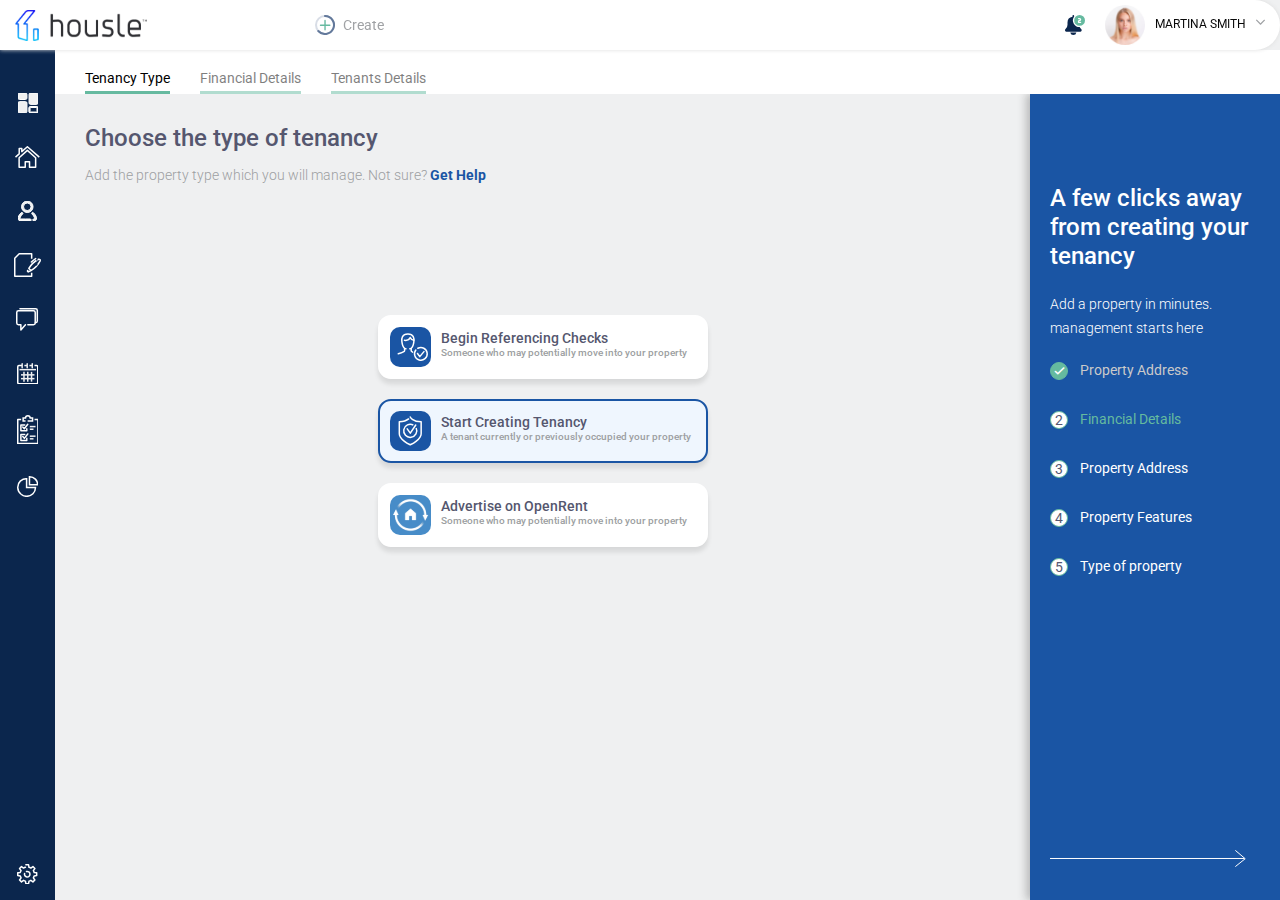
<file: index.html>
<!doctype html>
<html lang="en">
   <head>
      <!--====== Required meta tags ======-->
      <meta charset="utf-8">
      <meta http-equiv="x-ua-compatible" content="ie=edge">
      <meta name="description" content="">
      <meta name="viewport" content="width=device-width, initial-scale=1, shrink-to-fit=no">
      <!--====== Title ======-->
      <title>Document</title>
      <!--====== Favicon Icon ======-->
      <link rel="shortcut icon" href="images/favicon.ico" type="image/png">
      <!--====== Bootstrap css ======-->
      <link rel="stylesheet" href="assets/css/bootstrap.min.css">
      <!--====== Fontawesome css ======-->
      <link rel="stylesheet" href="assets/css/all.min.css">
      <!--====== Plugins css ======-->
      <link rel="stylesheet" href="assets/css/nice-select.css">
      <!--====== Utilities css ======-->
      <link rel="stylesheet" href="assets/css/Util.css">
      <!--====== Main css ======-->
      <link rel="stylesheet" href="assets/css/main.css">
      <!--====== Responsive css ======-->
      <link rel="stylesheet" href="assets/css/responsive.css">
   </head>
   <body>
      <header class="header-area">
         <div class="container-fluid">
            <div class="header-flex-wrap">
               <a href="#" class="logo"><img src="assets/img/logo.svg" alt=""></a>
               <div class="create-wrap">
                  <a href="#" class="create-btn"><img src="assets/img/create.svg" alt="">Create</a>
                  <div class="create-dropdown">
                     <a href="#" class="create-btn"><img src="assets/img/create.svg" alt="">Create</a>
                     <ul class="search-result-list cr-list">
                        <li class="active">
                           <a href="#" class="content-adder">
                              <div class="pff-img">
                                 <img src="assets/img/c-1.svg" alt="">
                              </div>
                              <span><strong>+ Add new property</strong></span>
                           </a>
                        </li>
                        <li>
                           <a href="#" class="content-adder">
                              <div class="pff-img">
                                 <img src="assets/img/c-2.svg" alt="">
                              </div>
                              <span><strong>+ Add new tenant</strong></span>
                           </a>
                        </li>
                        <li>
                           <a href="#" class="content-adder">
                              <div class="pff-img">
                                 <img src="assets/img/c-2.svg" alt="">
                              </div>
                              <span><strong>+ Add new owner/landlord</strong></span>
                           </a>
                        </li>
                        <li>
                           <a href="#" class="content-adder">
                              <div class="pff-img">
                                 <img src="assets/img/c-3.svg" alt="">
                              </div>
                              <span><strong>+ Add new tenancy</strong></span>
                           </a>
                        </li>
                        <li>
                           <a href="#" class="content-adder">
                              <div class="pff-img">
                                 <img src="assets/img/c-3.svg" alt="">
                              </div>
                              <span><strong>+ Add new account</strong></span>
                           </a>
                        </li>
                        <li>
                           <a href="#" class="content-adder">
                              <div class="pff-img">
                                 <img src="assets/img/c-4.svg" alt="">
                              </div>
                              <span><strong>+ Add new task</strong></span>
                           </a>
                        </li>
                        <li>
                           <a href="#" class="content-adder">
                              <div class="pff-img">
                                 <img src="assets/img/c-5.svg" alt="">
                              </div>
                              <span><strong>+ Add new Message</strong></span>
                           </a>
                        </li>
                     </ul>
                     <div class="cancle-create">
                        <a href="#">Cancel</a>
                     </div>
                  </div>
               </div>
               <ul class="user-part">
                  <li><a href="#" class="notification"><img src="assets/img/bell.svg" alt=""></a></li>
                  <li><a href="#" class="user-pf"><img src="assets/img/user.png" alt=""><span>Martina smith</span><i class="fal fa-angle-down"></i></a></li>
               </ul>
            </div>
         </div>
      </header>
      <main>
         <div class="main-content-wrap">
            <div class="sideMenu-wrap">
               <div class="sideMenu-inner-wrap">
                  <ul class="sideMenu" id="sideMenu">
                     <li>
                        <a href="#">
                           <svg id="Group_1117" data-name="Group 1117" xmlns="http://www.w3.org/2000/svg" width="20" height="20" viewBox="0 0 20 20">
                              <path id="Path_1877" data-name="Path 1877" d="M7.516,0H1.422A1.423,1.423,0,0,0,0,1.422V5.078A1.423,1.423,0,0,0,1.422,6.5H7.516A1.423,1.423,0,0,0,8.938,5.078V1.422A1.423,1.423,0,0,0,7.516,0Z" fill="#eff0f1"/>
                              <path id="Path_1878" data-name="Path 1878" d="M7.516,213.332H1.422A1.423,1.423,0,0,0,0,214.754v8.531a1.423,1.423,0,0,0,1.422,1.422H7.516a1.423,1.423,0,0,0,1.422-1.422v-8.531A1.423,1.423,0,0,0,7.516,213.332Z" transform="translate(0 -204.707)" fill="#eff0f1"/>
                              <g id="Path_1879" data-name="Path 1879" transform="translate(-266.27 -327.832)" fill="none">
                                 <path d="M284.848,341.332h-6.094a1.423,1.423,0,0,0-1.422,1.422v3.656a1.423,1.423,0,0,0,1.422,1.422h6.094a1.423,1.423,0,0,0,1.422-1.422v-3.656A1.423,1.423,0,0,0,284.848,341.332Z" stroke="none"/>
                                 <path d="M 278.7539672851563 342.3320007324219 C 278.5213012695313 342.3320007324219 278.3320007324219 342.5213012695313 278.3320007324219 342.7539672851563 L 278.3320007324219 346.4102172851563 C 278.3320007324219 346.642822265625 278.5213012695313 346.83203125 278.7539672851563 346.83203125 L 284.8477172851563 346.83203125 C 285.080322265625 346.83203125 285.26953125 346.642822265625 285.26953125 346.4102172851563 L 285.26953125 342.7539672851563 C 285.26953125 342.5213012695313 285.080322265625 342.3320007324219 284.8477172851563 342.3320007324219 L 278.7539672851563 342.3320007324219 M 278.7539672851563 341.3320007324219 L 284.8477172851563 341.3320007324219 C 285.6317749023438 341.3320007324219 286.26953125 341.9697875976563 286.26953125 342.7539672851563 L 286.26953125 346.4102172851563 C 286.26953125 347.1942443847656 285.6317749023438 347.83203125 284.8477172851563 347.83203125 L 278.7539672851563 347.83203125 C 277.9697875976563 347.83203125 277.3320007324219 347.1942443847656 277.3320007324219 346.4102172851563 L 277.3320007324219 342.7539672851563 C 277.3320007324219 341.9697875976563 277.9697875976563 341.3320007324219 278.7539672851563 341.3320007324219 Z" stroke="none" fill="#eff0f1"/>
                              </g>
                              <path id="Path_1880" data-name="Path 1880" d="M284.848,0h-6.094a1.423,1.423,0,0,0-1.422,1.422V9.953a1.423,1.423,0,0,0,1.422,1.422h6.094a1.423,1.423,0,0,0,1.422-1.422V1.422A1.423,1.423,0,0,0,284.848,0Z" transform="translate(-266.27)" fill="#eff0f1"/>
                           </svg>
                        </a>
                        <ul class="expand-menu">
                           <li>
                              <div class="under-expand-content">
                                 <h4 class="expand-content-title">TENANCY</h4>
                                 <div class="under-expand-content-wrap">
                                    <div class="top-all-content">
                                       <ul class="sm-list">
                                          <li><a href="#">
                                             <span>View Properties</span>
                                             <span class="number-of-content">28</span>
                                             </a>
                                          </li>
                                          <li><a href="#">
                                             <span>Import Properties</span>
                                             </a>
                                          </li>
                                       </ul>
                                       <div class="create-new-teanaciy-wrap">
                                          <a href="#" class="create-new-teanacy">+ Create New Tenancy</a>
                                       </div>
                                    </div>
                                    <!-- ./top-all-content -->
                                    <div class="btm-all-content">
                                       <div class="recent-wrap">
                                          <h6>Recent</h6>
                                          <ul class="recent-activity">
                                             <li>
                                                <a href="#">
                                                   <div class="actor">
                                                      <div class="actor-img with-progress">
                                                         <img src="assets/img/p-1.png" alt="">
                                                      </div>
                                                   </div>
                                                   <span class="actor-text">55 Colleny way, London…</span>
                                                </a>
                                             </li>
                                             <li>
                                                <a href="#">
                                                   <div class="actor">
                                                      <div class="actor-img">
                                                         <img src="assets/img/p-2.png" alt="">
                                                      </div>
                                                   </div>
                                                   <span class="actor-text">Alex Johnson-Smith</span>
                                                </a>
                                             </li>
                                             <li>
                                                <a href="#">
                                                   <div class="actor">
                                                      <img src="assets/img/message.svg" alt="">
                                                   </div>
                                                   <span class="actor-text">Message: Simon smith…</span>
                                                </a>
                                             </li>
                                             <li>
                                                <a href="#">
                                                   <div class="actor">
                                                      <div class="a-folder">
                                                         <i class="fas fa-folder"></i>
                                                      </div>
                                                   </div>
                                                   <span class="actor-text">File: Simon smith…</span>
                                                </a>
                                             </li>
                                          </ul>
                                       </div>
                                       <ul class="support">
                                          <li><a href="#">Contact</a></li>
                                          <li><a href="#">support@housle.co.uk</a></li>
                                       </ul>
                                    </div>
                                    <!-- ./btm-all-conentnt -->
                                 </div>
                              </div>
                           </li>
                        </ul>
                     </li>
                     <li>
                        <a href="#">
                           <svg xmlns="http://www.w3.org/2000/svg" width="24.78" height="21.932" viewBox="0 0 24.78 21.932">
                              <g id="Group_2253" data-name="Group 2253" transform="translate(-55.441 -494.463)">
                                 <path id="Path_2076" data-name="Path 2076" d="M81.311,511.349l-8.263-7.4h-.006l-8.262,7.4V520.8h6.128v-5.375h4.274V520.8h6.128Z" transform="translate(-5.215 -5.15)" fill="none" stroke="#eff0f1" stroke-linejoin="round" stroke-width="1.5"/>
                                 <path id="Path_2077" data-name="Path 2077" d="M79.728,505.582l-11.9-10.369-5.591,4.864v-3.111H59.651v5.361l-3.716,3.254" transform="translate(0 0)" fill="none" stroke="#eff0f1" stroke-linejoin="round" stroke-miterlimit="10" stroke-width="1.5"/>
                              </g>
                           </svg>
                        </a>
                        <ul class="expand-menu">
                           <li>
                              <div class="under-expand-content">
                                 <h4 class="expand-content-title">TENANCY</h4>
                                 <div class="under-expand-content-wrap">
                                    <div class="top-all-content">
                                       <ul class="sm-list">
                                          <li><a href="#">
                                             <span>View Properties</span>
                                             <span class="number-of-content">28</span>
                                             </a>
                                          </li>
                                          <li><a href="#">
                                             <span>Import Properties</span>
                                             </a>
                                          </li>
                                       </ul>
                                       <div class="create-new-teanaciy-wrap">
                                          <a href="#" class="create-new-teanacy">+ Create New Tenancy</a>
                                       </div>
                                    </div>
                                    <!-- ./top-all-content -->
                                    <div class="btm-all-content">
                                       <div class="recent-wrap">
                                          <h6>Recent</h6>
                                          <ul class="recent-activity">
                                             <li>
                                                <a href="#">
                                                   <div class="actor">
                                                      <div class="actor-img with-progress">
                                                         <img src="assets/img/p-1.png" alt="">
                                                      </div>
                                                   </div>
                                                   <span class="actor-text">55 Colleny way, London…</span>
                                                </a>
                                             </li>
                                             <li>
                                                <a href="#">
                                                   <div class="actor">
                                                      <div class="actor-img">
                                                         <img src="assets/img/p-2.png" alt="">
                                                      </div>
                                                   </div>
                                                   <span class="actor-text">Alex Johnson-Smith</span>
                                                </a>
                                             </li>
                                             <li>
                                                <a href="#">
                                                   <div class="actor">
                                                      <img src="assets/img/message.svg" alt="">
                                                   </div>
                                                   <span class="actor-text">Message: Simon smith…</span>
                                                </a>
                                             </li>
                                             <li>
                                                <a href="#">
                                                   <div class="actor">
                                                      <div class="a-folder">
                                                         <i class="fas fa-folder"></i>
                                                      </div>
                                                   </div>
                                                   <span class="actor-text">File: Simon smith…</span>
                                                </a>
                                             </li>
                                          </ul>
                                       </div>
                                       <ul class="support">
                                          <li><a href="#">Contact</a></li>
                                          <li><a href="#">support@housle.co.uk</a></li>
                                       </ul>
                                    </div>
                                    <!-- ./btm-all-conentnt -->
                                 </div>
                              </div>
                           </li>
                        </ul>
                     </li>
                     <li>
                        <a href="#">
                           <svg xmlns="http://www.w3.org/2000/svg" width="18.572" height="20" viewBox="0 0 18.572 20">
                              <g id="Rx0rzd.tif" transform="translate(-27.269 -3.767)">
                                 <g id="Group_1118" data-name="Group 1118" transform="translate(27.269 3.767)">
                                    <path id="Path_1881" data-name="Path 1881" d="M29.793,305.582c-.167-.038-.336-.069-.5-.115a2.77,2.77,0,0,1-1.921-3.412,9.437,9.437,0,0,1,3.074-4.779,1,1,0,0,1,1.429.069.983.983,0,0,1-.137,1.436,7.51,7.51,0,0,0-2.432,3.744.782.782,0,0,0,.8,1.056q4.622,0,9.244,0a1.021,1.021,0,0,1,1.021.6.989.989,0,0,1-.663,1.369c-.038.01-.074.025-.112.038Z" transform="translate(-27.269 -285.582)" fill="#eff0f1"/>
                                    <path id="Path_1882" data-name="Path 1882" d="M366.856,305.424a1.113,1.113,0,0,1-.725-.6,1,1,0,0,1,.875-1.394.793.793,0,0,0,.755-1.142,7.512,7.512,0,0,0-2.429-3.675.97.97,0,0,1-.35-1,.925.925,0,0,1,.691-.73,1.02,1.02,0,0,1,.981.243,9.29,9.29,0,0,1,2.68,3.672,7.612,7.612,0,0,1,.443,1.441,2.742,2.742,0,0,1-2.1,3.107l-.345.078Z" transform="translate(-351.246 -285.424)" fill="#eff0f1"/>
                                    <path id="Path_1883" data-name="Path 1883" d="M119.71,15.294a5.763,5.763,0,1,1,5.776-5.7A5.758,5.758,0,0,1,119.71,15.294Zm3.782-5.766a3.78,3.78,0,1,0-3.762,3.786A3.8,3.8,0,0,0,123.492,9.528Z" transform="translate(-110.434 -3.767)" fill="#eff0f1"/>
                                 </g>
                              </g>
                           </svg>
                        </a>
                        <ul class="expand-menu">
                           <li>
                              <div class="under-expand-content">
                                 <h4 class="expand-content-title">TENANCY</h4>
                                 <div class="under-expand-content-wrap">
                                    <div class="top-all-content">
                                       <ul class="sm-list">
                                          <li><a href="#">
                                             <span>View Properties</span>
                                             <span class="number-of-content">28</span>
                                             </a>
                                          </li>
                                          <li><a href="#">
                                             <span>Import Properties</span>
                                             </a>
                                          </li>
                                       </ul>
                                       <div class="create-new-teanaciy-wrap">
                                          <a href="#" class="create-new-teanacy">+ Create New Tenancy</a>
                                       </div>
                                    </div>
                                    <!-- ./top-all-content -->
                                    <div class="btm-all-content">
                                       <div class="recent-wrap">
                                          <h6>Recent</h6>
                                          <ul class="recent-activity">
                                             <li>
                                                <a href="#">
                                                   <div class="actor">
                                                      <div class="actor-img with-progress">
                                                         <img src="assets/img/p-1.png" alt="">
                                                      </div>
                                                   </div>
                                                   <span class="actor-text">55 Colleny way, London…</span>
                                                </a>
                                             </li>
                                             <li>
                                                <a href="#">
                                                   <div class="actor">
                                                      <div class="actor-img">
                                                         <img src="assets/img/p-2.png" alt="">
                                                      </div>
                                                   </div>
                                                   <span class="actor-text">Alex Johnson-Smith</span>
                                                </a>
                                             </li>
                                             <li>
                                                <a href="#">
                                                   <div class="actor">
                                                      <img src="assets/img/message.svg" alt="">
                                                   </div>
                                                   <span class="actor-text">Message: Simon smith…</span>
                                                </a>
                                             </li>
                                             <li>
                                                <a href="#">
                                                   <div class="actor">
                                                      <div class="a-folder">
                                                         <i class="fas fa-folder"></i>
                                                      </div>
                                                   </div>
                                                   <span class="actor-text">File: Simon smith…</span>
                                                </a>
                                             </li>
                                          </ul>
                                       </div>
                                       <ul class="support">
                                          <li><a href="#">Contact</a></li>
                                          <li><a href="#">support@housle.co.uk</a></li>
                                       </ul>
                                    </div>
                                    <!-- ./btm-all-conentnt -->
                                 </div>
                              </div>
                           </li>
                        </ul>
                     </li>
                     <li>
                        <a href="#">
                           <svg xmlns="http://www.w3.org/2000/svg" width="27.034" height="23.98" viewBox="0 0 27.034 23.98">
                              <g id="Group_2678" data-name="Group 2678" transform="translate(0.75 0.75)">
                                 <g id="Group_2267" data-name="Group 2267" transform="translate(11.96 4.794)">
                                    <line id="Line_531" data-name="Line 531" x1="1.078" y2="1.078" transform="translate(0 13.065)" fill="none" stroke="#0b264d" stroke-linecap="round" stroke-miterlimit="10" stroke-width="1.5"/>
                                    <g id="Group_2266" data-name="Group 2266" transform="translate(2.138 0.618)">
                                       <path id="Path_2097" data-name="Path 2097" d="M214.483,511.085a23.3,23.3,0,0,1,9.738-9.225,1.161,1.161,0,0,1,1.185.248l.15.151a1.159,1.159,0,0,1,.25,1.183,23.481,23.481,0,0,1-9.228,9.738Z" transform="translate(-214.483 -501.788)" fill="none" stroke="#0b264d" stroke-linejoin="round" stroke-width="1.5"/>
                                    </g>
                                    <path id="Path_2098" data-name="Path 2098" d="M211.449,528.648l-.383,1.219.8.8,2.594-1.325" transform="translate(-210.293 -517.305)" fill="none" stroke="#0b264d" stroke-linejoin="round" stroke-width="1.5"/>
                                    <line id="Line_532" data-name="Line 532" x1="1.31" y1="1.481" transform="translate(8.981)" fill="none" stroke="#0b264d" stroke-linecap="round" stroke-linejoin="round" stroke-width="1.5"/>
                                    <path id="Path_2099" data-name="Path 2099" d="M220.719,503.728a26.488,26.488,0,0,1,4.337-3.448" transform="translate(-216.091 -500.264)" fill="none" stroke="#0b264d" stroke-linecap="round" stroke-linejoin="round" stroke-width="1.5"/>
                                    <line id="Line_533" data-name="Line 533" x2="1.981" y2="1.981" transform="translate(8.492 4.788)" fill="none" stroke="#0b264d" stroke-linejoin="round" stroke-width="1.5"/>
                                 </g>
                                 <g id="Group_2269" data-name="Group 2269">
                                    <g id="Group_2268" data-name="Group 2268">
                                       <path id="Path_2101" data-name="Path 2101" d="M196.089,507.213v3.5H179.176V492.7l4.463-4.462h12.45v5.011" transform="translate(-179.176 -488.233)" fill="none" stroke="#0b264d" stroke-linejoin="round" stroke-width="1.5"/>
                                    </g>
                                 </g>
                              </g>
                           </svg>
                        </a>
                        <ul class="expand-menu">
                           <li>
                              <div class="under-expand-content">
                                 <h4 class="expand-content-title">TENANCY</h4>
                                 <div class="under-expand-content-wrap">
                                    <div class="top-all-content">
                                       <ul class="sm-list">
                                          <li><a href="#">
                                             <span>View Properties</span>
                                             <span class="number-of-content">28</span>
                                             </a>
                                          </li>
                                          <li><a href="#">
                                             <span>Import Properties</span>
                                             </a>
                                          </li>
                                       </ul>
                                       <div class="create-new-teanaciy-wrap">
                                          <a href="#" class="create-new-teanacy">+ Create New Tenancy</a>
                                       </div>
                                    </div>
                                    <!-- ./top-all-content -->
                                    <div class="btm-all-content">
                                       <div class="recent-wrap">
                                          <h6>Recent</h6>
                                          <ul class="recent-activity">
                                             <li>
                                                <a href="#">
                                                   <div class="actor">
                                                      <div class="actor-img with-progress">
                                                         <img src="assets/img/p-1.png" alt="">
                                                      </div>
                                                   </div>
                                                   <span class="actor-text">55 Colleny way, London…</span>
                                                </a>
                                             </li>
                                             <li>
                                                <a href="#">
                                                   <div class="actor">
                                                      <div class="actor-img">
                                                         <img src="assets/img/p-2.png" alt="">
                                                      </div>
                                                   </div>
                                                   <span class="actor-text">Alex Johnson-Smith</span>
                                                </a>
                                             </li>
                                             <li>
                                                <a href="#">
                                                   <div class="actor">
                                                      <img src="assets/img/message.svg" alt="">
                                                   </div>
                                                   <span class="actor-text">Message: Simon smith…</span>
                                                </a>
                                             </li>
                                             <li>
                                                <a href="#">
                                                   <div class="actor">
                                                      <div class="a-folder">
                                                         <i class="fas fa-folder"></i>
                                                      </div>
                                                   </div>
                                                   <span class="actor-text">File: Simon smith…</span>
                                                </a>
                                             </li>
                                          </ul>
                                       </div>
                                       <ul class="support">
                                          <li><a href="#">Contact</a></li>
                                          <li><a href="#">support@housle.co.uk</a></li>
                                       </ul>
                                    </div>
                                    <!-- ./btm-all-conentnt -->
                                 </div>
                              </div>
                           </li>
                        </ul>
                     </li>
                     <li>
                        <a href="#">
                           <svg xmlns="http://www.w3.org/2000/svg" width="22.067" height="22.635" viewBox="0 0 22.067 22.635">
                              <g id="Group_2264" data-name="Group 2264" transform="translate(-177.705 -487.406)">
                                 <g id="Group_2263" data-name="Group 2263" transform="translate(178.455 490.231)">
                                    <path id="Path_2089" data-name="Path 2089" d="M189.569,507.99h5.637a1.732,1.732,0,0,0,1.727-1.727V495.752a1.732,1.732,0,0,0-1.727-1.727H180.181a1.731,1.731,0,0,0-1.726,1.727v10.512a1.731,1.731,0,0,0,1.726,1.727h2.4v5.095l4.576-5.095" transform="translate(-178.455 -494.025)" fill="none" stroke="#eff0f1" stroke-linecap="round" stroke-linejoin="round" stroke-width="1.5"/>
                                 </g>
                                 <path id="Path_2090" data-name="Path 2090" d="M187.593,488.156H203.2a1.732,1.732,0,0,1,1.727,1.727v10.512a1.732,1.732,0,0,1-1.727,1.727h-.241" transform="translate(-5.907)" fill="none" stroke="#eff0f1" stroke-linecap="round" stroke-linejoin="round" stroke-width="1.5"/>
                              </g>
                           </svg>
                        </a>
                        <ul class="expand-menu">
                           <li>
                              <div class="under-expand-content">
                                 <h4 class="expand-content-title">TENANCY</h4>
                                 <div class="under-expand-content-wrap">
                                    <div class="top-all-content">
                                       <ul class="sm-list">
                                          <li><a href="#">
                                             <span>View Properties</span>
                                             <span class="number-of-content">28</span>
                                             </a>
                                          </li>
                                          <li><a href="#">
                                             <span>Import Properties</span>
                                             </a>
                                          </li>
                                       </ul>
                                       <div class="create-new-teanaciy-wrap">
                                          <a href="#" class="create-new-teanacy">+ Create New Tenancy</a>
                                       </div>
                                    </div>
                                    <!-- ./top-all-content -->
                                    <div class="btm-all-content">
                                       <div class="recent-wrap">
                                          <h6>Recent</h6>
                                          <ul class="recent-activity">
                                             <li>
                                                <a href="#">
                                                   <div class="actor">
                                                      <div class="actor-img with-progress">
                                                         <img src="assets/img/p-1.png" alt="">
                                                      </div>
                                                   </div>
                                                   <span class="actor-text">55 Colleny way, London…</span>
                                                </a>
                                             </li>
                                             <li>
                                                <a href="#">
                                                   <div class="actor">
                                                      <div class="actor-img">
                                                         <img src="assets/img/p-2.png" alt="">
                                                      </div>
                                                   </div>
                                                   <span class="actor-text">Alex Johnson-Smith</span>
                                                </a>
                                             </li>
                                             <li>
                                                <a href="#">
                                                   <div class="actor">
                                                      <img src="assets/img/message.svg" alt="">
                                                   </div>
                                                   <span class="actor-text">Message: Simon smith…</span>
                                                </a>
                                             </li>
                                             <li>
                                                <a href="#">
                                                   <div class="actor">
                                                      <div class="a-folder">
                                                         <i class="fas fa-folder"></i>
                                                      </div>
                                                   </div>
                                                   <span class="actor-text">File: Simon smith…</span>
                                                </a>
                                             </li>
                                          </ul>
                                       </div>
                                       <ul class="support">
                                          <li><a href="#">Contact</a></li>
                                          <li><a href="#">support@housle.co.uk</a></li>
                                       </ul>
                                    </div>
                                    <!-- ./btm-all-conentnt -->
                                 </div>
                              </div>
                           </li>
                        </ul>
                     </li>
                     <li>
                        <a href="#">
                           <svg xmlns="http://www.w3.org/2000/svg" width="21.508" height="21.5" viewBox="0 0 21.508 21.5">
                              <g id="Group_2274" data-name="Group 2274" transform="translate(-177.162 -38.892)">
                                 <g id="Group_2274-2" data-name="Group 2274" transform="translate(177.912 39.642)">
                                    <line id="Line_534" data-name="Line 534" x2="16.518" transform="translate(1.745 5.89)" fill="none" stroke="#eff0f1" stroke-linejoin="round" stroke-width="1.5"/>
                                    <path id="Path_2103" data-name="Path 2103" d="M190.232,62.708H179.067a1.164,1.164,0,0,1-1.155-1.161V45.655a1.159,1.159,0,0,1,1.155-1.154h3.178" transform="translate(-177.912 -42.708)" fill="none" stroke="#eff0f1" stroke-linejoin="round" stroke-width="1.5"/>
                                    <path id="Path_2104" data-name="Path 2104" d="M223.23,44.5h2.128a1.158,1.158,0,0,1,1.155,1.154v7.484" transform="translate(-206.505 -42.708)" fill="none" stroke="#eff0f1" stroke-linejoin="round" stroke-width="1.5"/>
                                    <path id="Path_2105" data-name="Path 2105" d="M205.019,70.092h8.849a1.158,1.158,0,0,0,1.155-1.154V56.2" transform="translate(-195.015 -50.092)" fill="none" stroke="#eff0f1" stroke-linejoin="round" stroke-width="1.5"/>
                                    <line id="Line_535" data-name="Line 535" x2="2.768" transform="translate(11.671 1.793)" fill="none" stroke="#eff0f1" stroke-linejoin="round" stroke-width="1.5"/>
                                    <line id="Line_536" data-name="Line 536" x2="2.767" transform="translate(6.618 1.793)" fill="none" stroke="#eff0f1" stroke-linejoin="round" stroke-width="1.5"/>
                                    <line id="Line_537" data-name="Line 537" y2="3.928" transform="translate(4.412 0)" fill="none" stroke="#eff0f1" stroke-linecap="round" stroke-miterlimit="10" stroke-width="1.5"/>
                                    <line id="Line_538" data-name="Line 538" y2="3.928" transform="translate(14.518 0)" fill="none" stroke="#eff0f1" stroke-linecap="round" stroke-miterlimit="10" stroke-width="1.5"/>
                                    <line id="Line_539" data-name="Line 539" y2="3.928" transform="translate(9.465 0)" fill="none" stroke="#eff0f1" stroke-linecap="round" stroke-miterlimit="10" stroke-width="1.5"/>
                                    <line id="Line_540" data-name="Line 540" x2="13.507" transform="translate(3.218 11.11)" fill="none" stroke="#eff0f1" stroke-linejoin="round" stroke-width="1.5"/>
                                    <line id="Line_541" data-name="Line 541" x2="13.507" transform="translate(3.218 14.892)" fill="none" stroke="#eff0f1" stroke-linejoin="round" stroke-width="1.5"/>
                                    <line id="Line_542" data-name="Line 542" y1="9.757" transform="translate(10.004 8.123)" fill="none" stroke="#eff0f1" stroke-linejoin="round" stroke-width="1.5"/>
                                    <line id="Line_543" data-name="Line 543" y1="9.757" transform="translate(6.222 8.123)" fill="none" stroke="#eff0f1" stroke-linejoin="round" stroke-width="1.5"/>
                                    <line id="Line_544" data-name="Line 544" y1="9.757" transform="translate(13.785 8.123)" fill="none" stroke="#eff0f1" stroke-linejoin="round" stroke-width="1.5"/>
                                 </g>
                              </g>
                           </svg>
                        </a>
                        <ul class="expand-menu">
                           <li>
                              <div class="under-expand-content">
                                 <h4 class="expand-content-title">TENANCY</h4>
                                 <div class="under-expand-content-wrap">
                                    <div class="top-all-content">
                                       <ul class="sm-list">
                                          <li><a href="#">
                                             <span>View Properties</span>
                                             <span class="number-of-content">28</span>
                                             </a>
                                          </li>
                                          <li><a href="#">
                                             <span>Import Properties</span>
                                             </a>
                                          </li>
                                       </ul>
                                       <div class="create-new-teanaciy-wrap">
                                          <a href="#" class="create-new-teanacy">+ Create New Tenancy</a>
                                       </div>
                                    </div>
                                    <!-- ./top-all-content -->
                                    <div class="btm-all-content">
                                       <div class="recent-wrap">
                                          <h6>Recent</h6>
                                          <ul class="recent-activity">
                                             <li>
                                                <a href="#">
                                                   <div class="actor">
                                                      <div class="actor-img with-progress">
                                                         <img src="assets/img/p-1.png" alt="">
                                                      </div>
                                                   </div>
                                                   <span class="actor-text">55 Colleny way, London…</span>
                                                </a>
                                             </li>
                                             <li>
                                                <a href="#">
                                                   <div class="actor">
                                                      <div class="actor-img">
                                                         <img src="assets/img/p-2.png" alt="">
                                                      </div>
                                                   </div>
                                                   <span class="actor-text">Alex Johnson-Smith</span>
                                                </a>
                                             </li>
                                             <li>
                                                <a href="#">
                                                   <div class="actor">
                                                      <img src="assets/img/message.svg" alt="">
                                                   </div>
                                                   <span class="actor-text">Message: Simon smith…</span>
                                                </a>
                                             </li>
                                             <li>
                                                <a href="#">
                                                   <div class="actor">
                                                      <div class="a-folder">
                                                         <i class="fas fa-folder"></i>
                                                      </div>
                                                   </div>
                                                   <span class="actor-text">File: Simon smith…</span>
                                                </a>
                                             </li>
                                          </ul>
                                       </div>
                                       <ul class="support">
                                          <li><a href="#">Contact</a></li>
                                          <li><a href="#">support@housle.co.uk</a></li>
                                       </ul>
                                    </div>
                                    <!-- ./btm-all-conentnt -->
                                 </div>
                              </div>
                           </li>
                        </ul>
                     </li>
                     <li>
                        <a href="#">
                           <svg xmlns="http://www.w3.org/2000/svg" width="21.689" height="29.32" viewBox="0 0 21.689 29.32">
                              <g id="Group_2275" data-name="Group 2275" transform="translate(-49.278 -481.084)">
                                 <path id="Path_2091" data-name="Path 2091" d="M66.684,487.185h4.9v-3.043H69.225a2.351,2.351,0,0,0-4.7,0H62.167v3.043h2.421" transform="translate(-6.753)" fill="none" stroke="#eff0f1" stroke-miterlimit="10" stroke-width="1.5"/>
                                 <path id="Path_2092" data-name="Path 2092" d="M62.994,506.354v2.128H57.078v-5.917h3.814" transform="translate(-3.922 -11.532)" fill="none" stroke="#eff0f1" stroke-linecap="round" stroke-linejoin="round" stroke-width="1.5"/>
                                 <path id="Path_2093" data-name="Path 2093" d="M61.32,503.866,62.9,505.6l3.428-4.43" transform="translate(-6.282 -10.757)" fill="none" stroke="#eff0f1" stroke-linecap="round" stroke-linejoin="round" stroke-width="1.5"/>
                                 <line id="Line_525" data-name="Line 525" x2="5.709" transform="translate(62.091 492.666)" fill="none" stroke="#eff0f1" stroke-miterlimit="10" stroke-width="1.5"/>
                                 <line id="Line_526" data-name="Line 526" x2="3.675" transform="translate(62.091 495.315)" fill="none" stroke="#eff0f1" stroke-miterlimit="10" stroke-width="1.5"/>
                                 <path id="Path_2094" data-name="Path 2094" d="M62.994,527.992v2.128H57.078V524.2h3.814" transform="translate(-3.922 -23.569)" fill="none" stroke="#eff0f1" stroke-linecap="round" stroke-linejoin="round" stroke-width="1.5"/>
                                 <path id="Path_2095" data-name="Path 2095" d="M61.32,525.5l1.578,1.735,3.428-4.43" transform="translate(-6.282 -22.794)" fill="none" stroke="#eff0f1" stroke-linecap="round" stroke-linejoin="round" stroke-width="1.5"/>
                                 <line id="Line_527" data-name="Line 527" x2="5.709" transform="translate(62.091 502.268)" fill="none" stroke="#eff0f1" stroke-miterlimit="10" stroke-width="1.5"/>
                                 <line id="Line_528" data-name="Line 528" x2="3.675" transform="translate(62.091 504.916)" fill="none" stroke="#eff0f1" stroke-miterlimit="10" stroke-width="1.5"/>
                                 <path id="Path_2096" data-name="Path 2096" d="M53.459,490.282H50.028v24.071H70.217V490.282H66.84" transform="translate(0 -4.699)" fill="none" stroke="#eff0f1" stroke-linejoin="round" stroke-width="1.5"/>
                              </g>
                           </svg>
                        </a>
                        <ul class="expand-menu">
                           <li>
                              <div class="under-expand-content">
                                 <h4 class="expand-content-title">TENANCY</h4>
                                 <div class="under-expand-content-wrap">
                                    <div class="top-all-content">
                                       <ul class="sm-list">
                                          <li><a href="#">
                                             <span>View Properties</span>
                                             <span class="number-of-content">28</span>
                                             </a>
                                          </li>
                                          <li><a href="#">
                                             <span>Import Properties</span>
                                             </a>
                                          </li>
                                       </ul>
                                       <div class="create-new-teanaciy-wrap">
                                          <a href="#" class="create-new-teanacy">+ Create New Tenancy</a>
                                       </div>
                                    </div>
                                    <!-- ./top-all-content -->
                                    <div class="btm-all-content">
                                       <div class="recent-wrap">
                                          <h6>Recent</h6>
                                          <ul class="recent-activity">
                                             <li>
                                                <a href="#">
                                                   <div class="actor">
                                                      <div class="actor-img with-progress">
                                                         <img src="assets/img/p-1.png" alt="">
                                                      </div>
                                                   </div>
                                                   <span class="actor-text">55 Colleny way, London…</span>
                                                </a>
                                             </li>
                                             <li>
                                                <a href="#">
                                                   <div class="actor">
                                                      <div class="actor-img">
                                                         <img src="assets/img/p-2.png" alt="">
                                                      </div>
                                                   </div>
                                                   <span class="actor-text">Alex Johnson-Smith</span>
                                                </a>
                                             </li>
                                             <li>
                                                <a href="#">
                                                   <div class="actor">
                                                      <img src="assets/img/message.svg" alt="">
                                                   </div>
                                                   <span class="actor-text">Message: Simon smith…</span>
                                                </a>
                                             </li>
                                             <li>
                                                <a href="#">
                                                   <div class="actor">
                                                      <div class="a-folder">
                                                         <i class="fas fa-folder"></i>
                                                      </div>
                                                   </div>
                                                   <span class="actor-text">File: Simon smith…</span>
                                                </a>
                                             </li>
                                          </ul>
                                       </div>
                                       <ul class="support">
                                          <li><a href="#">Contact</a></li>
                                          <li><a href="#">support@housle.co.uk</a></li>
                                       </ul>
                                    </div>
                                    <!-- ./btm-all-conentnt -->
                                 </div>
                              </div>
                           </li>
                        </ul>
                     </li>
                     <li>
                        <a href="#">
                           <svg xmlns="http://www.w3.org/2000/svg" width="21.481" height="21.072" viewBox="0 0 21.481 21.072">
                              <g id="Group_2279" data-name="Group 2279" transform="translate(-177.45 -264.623)">
                                 <path id="Path_2108" data-name="Path 2108" d="M187.765,285.91a8.718,8.718,0,0,0,5.528,2.1c.052,0,.1,0,.156,0a8.749,8.749,0,0,0,8.749-8.749h-8.9v-9.512" transform="translate(-6.247 -3.064)" fill="none" stroke="#eff0f1" stroke-miterlimit="10" stroke-width="1.5"/>
                                 <path id="Path_2109" data-name="Path 2109" d="M186.613,271.307a8.717,8.717,0,0,0-5.564,2c-.04.033-.083.063-.121.1a8.877,8.877,0,0,0,.59,13.32" transform="translate(0 -3.876)" fill="none" stroke="#eff0f1" stroke-miterlimit="10" stroke-width="1.5"/>
                                 <path id="Path_2110" data-name="Path 2110" d="M212.037,264.629l.02,8.838H220.3a8.093,8.093,0,0,0-8.093-8.094" transform="translate(-22.114)" fill="none" stroke="#eff0f1" stroke-miterlimit="10" stroke-width="1.5"/>
                                 <path id="Path_2111" data-name="Path 2111" d="M181.186,302.123" transform="translate(-1.95 -24.003)" fill="none" stroke="#eff0f1" stroke-miterlimit="10" stroke-width="1.5"/>
                                 <path id="Path_2112" data-name="Path 2112" d="M196.349,302.447" transform="translate(-11.854 -24.215)" fill="none" stroke="#eff0f1" stroke-miterlimit="10" stroke-width="1.5"/>
                              </g>
                           </svg>
                        </a>
                        <ul class="expand-menu">
                           <li>
                              <div class="under-expand-content">
                                 <h4 class="expand-content-title">TENANCY</h4>
                                 <div class="under-expand-content-wrap">
                                    <div class="top-all-content">
                                       <ul class="sm-list">
                                          <li><a href="#">
                                             <span>View Properties</span>
                                             <span class="number-of-content">28</span>
                                             </a>
                                          </li>
                                          <li><a href="#">
                                             <span>Import Properties</span>
                                             </a>
                                          </li>
                                       </ul>
                                       <div class="create-new-teanaciy-wrap">
                                          <a href="#" class="create-new-teanacy">+ Create New Tenancy</a>
                                       </div>
                                    </div>
                                    <!-- ./top-all-content -->
                                    <div class="btm-all-content">
                                       <div class="recent-wrap">
                                          <h6>Recent</h6>
                                          <ul class="recent-activity">
                                             <li>
                                                <a href="#">
                                                   <div class="actor">
                                                      <div class="actor-img with-progress">
                                                         <img src="assets/img/p-1.png" alt="">
                                                      </div>
                                                   </div>
                                                   <span class="actor-text">55 Colleny way, London…</span>
                                                </a>
                                             </li>
                                             <li>
                                                <a href="#">
                                                   <div class="actor">
                                                      <div class="actor-img">
                                                         <img src="assets/img/p-2.png" alt="">
                                                      </div>
                                                   </div>
                                                   <span class="actor-text">Alex Johnson-Smith</span>
                                                </a>
                                             </li>
                                             <li>
                                                <a href="#">
                                                   <div class="actor">
                                                      <img src="assets/img/message.svg" alt="">
                                                   </div>
                                                   <span class="actor-text">Message: Simon smith…</span>
                                                </a>
                                             </li>
                                             <li>
                                                <a href="#">
                                                   <div class="actor">
                                                      <div class="a-folder">
                                                         <i class="fas fa-folder"></i>
                                                      </div>
                                                   </div>
                                                   <span class="actor-text">File: Simon smith…</span>
                                                </a>
                                             </li>
                                          </ul>
                                       </div>
                                       <ul class="support">
                                          <li><a href="#">Contact</a></li>
                                          <li><a href="#">support@housle.co.uk</a></li>
                                       </ul>
                                    </div>
                                    <!-- ./btm-all-conentnt -->
                                 </div>
                              </div>
                           </li>
                        </ul>
                     </li>
                     <li class="setting">
                        <a href="#">
                           <svg xmlns="http://www.w3.org/2000/svg" width="20.438" height="20.437" viewBox="0 0 20.438 20.437">
                              <g id="Group_2624" data-name="Group 2624" transform="translate(-204.052 -173.688)">
                                 <g id="Group_2277" data-name="Group 2277" transform="translate(204.802 174.438)">
                                    <g id="Group_2276" data-name="Group 2276">
                                       <path id="Path_2106" data-name="Path 2106" d="M212.5,176.975a7.144,7.144,0,0,0-1.869.773l-2.1-1.491-1.911,1.91,1.491,2.1a7.105,7.105,0,0,0-.769,1.855l-2.541.432v2.7l2.541.433a7.1,7.1,0,0,0,.777,1.868l-1.5,2.09,1.911,1.91,2.089-1.5a7.014,7.014,0,0,0,1.867.774l.433,2.543h2.7l.433-2.541a7.111,7.111,0,0,0,1.868-.776l2.089,1.5,1.91-1.91-1.5-2.09a7.085,7.085,0,0,0,.78-1.883l2.537-.417v-2.7l-2.537-.417a7.06,7.06,0,0,0-.771-1.87l1.491-2.1-1.91-1.91-2.1,1.491a7.11,7.11,0,0,0-1.87-.772l-.417-2.537h-2.7" transform="translate(-204.802 -174.438)" fill="none" stroke="#eff0f1" stroke-linecap="round" stroke-linejoin="round" stroke-width="1.5"/>
                                    </g>
                                 </g>
                                 <path id="Path_2107" data-name="Path 2107" d="M218.573,186.25a2.759,2.759,0,1,1-1.946,1.914" transform="translate(-5.018 -5.017)" fill="none" stroke="#eff0f1" stroke-linecap="round" stroke-linejoin="round" stroke-width="1.5"/>
                              </g>
                           </svg>
                        </a>
                        <ul class="expand-menu">
                           <li>
                              <div class="under-expand-content">
                                 <h4 class="expand-content-title">TENANCY</h4>
                                 <div class="under-expand-content-wrap">
                                    <div class="top-all-content">
                                       <ul class="sm-list">
                                          <li><a href="#">
                                             <span>View Properties</span>
                                             <span class="number-of-content">28</span>
                                             </a>
                                          </li>
                                          <li><a href="#">
                                             <span>Import Properties</span>
                                             </a>
                                          </li>
                                       </ul>
                                       <div class="create-new-teanaciy-wrap">
                                          <a href="#" class="create-new-teanacy">+ Create New Tenancy</a>
                                       </div>
                                    </div>
                                    <!-- ./top-all-content -->
                                    <div class="btm-all-content">
                                       <div class="recent-wrap">
                                          <h6>Recent</h6>
                                          <ul class="recent-activity">
                                             <li>
                                                <a href="#">
                                                   <div class="actor">
                                                      <div class="actor-img with-progress">
                                                         <img src="assets/img/p-1.png" alt="">
                                                      </div>
                                                   </div>
                                                   <span class="actor-text">55 Colleny way, London…</span>
                                                </a>
                                             </li>
                                             <li>
                                                <a href="#">
                                                   <div class="actor">
                                                      <div class="actor-img">
                                                         <img src="assets/img/p-2.png" alt="">
                                                      </div>
                                                   </div>
                                                   <span class="actor-text">Alex Johnson-Smith</span>
                                                </a>
                                             </li>
                                             <li>
                                                <a href="#">
                                                   <div class="actor">
                                                      <img src="assets/img/message.svg" alt="">
                                                   </div>
                                                   <span class="actor-text">Message: Simon smith…</span>
                                                </a>
                                             </li>
                                             <li>
                                                <a href="#">
                                                   <div class="actor">
                                                      <div class="a-folder">
                                                         <i class="fas fa-folder"></i>
                                                      </div>
                                                   </div>
                                                   <span class="actor-text">File: Simon smith…</span>
                                                </a>
                                             </li>
                                          </ul>
                                       </div>
                                       <ul class="support">
                                          <li><a href="#">Contact</a></li>
                                          <li><a href="#">support@housle.co.uk</a></li>
                                       </ul>
                                    </div>
                                    <!-- ./btm-all-conentnt -->
                                 </div>
                              </div>
                           </li>
                        </ul>
                     </li>
                  </ul>
               </div>
            </div>
            <!-- ./sideMenu-wrap -->
            <div class="page-main-content">
               <div class="tabContainer">
                  <nav>
                     <div class="nav nav-link-wrap" id="nav-tab" role="tablist">
                        <a class="nav-item nav-link active" id="tbOne-tab" data-toggle="tab" href="#tbOne" role="tab" aria-controls="nav-home" aria-selected="true">Tenancy Type</a>
                        <a class="nav-item nav-link" id="tbTwo-tab" data-toggle="tab" href="#tbTwo" role="tab" aria-controls="nav-profile" aria-selected="false">Financial Details</a>
                        <a class="nav-item nav-link" id="tbThree-tab" data-toggle="tab" href="#tbThree" role="tab" aria-controls="nav-contact" aria-selected="false">Tenants Details</a>
                     </div>
                  </nav>
               </div>
               <div class="left-right-flex-wrap">
                  <div class="lf-main-content">
                     <div class="tab-content" id="nav-tabContent">
                        <div class="tab-pane fade show active" id="tbOne" role="tabpanel" aria-labelledby="tbOne-tab">
                           <div class="tb-content-wrap">
                              <div class="page-title">
                                 <h2>Choose the type of tenancy </h2>
                                 <p>Add the property type which you will manage.  Not sure? <a href="">Get Help</a> </p>
                              </div>
                              <div class="way-list-wrap">
                                 <div class="way-row">
                                    <img src="assets/img/k-1.svg" alt="">
                                    <h4>Begin Referencing Checks <span>Someone who may potentially move into your property</span></h4>
                                 </div>
                                 <div class="way-row active">
                                    <img src="assets/img/k-2.svg" alt="">
                                    <h4>Start Creating Tenancy  <span>A tenant currently or previously occupied your property</span></h4>
                                 </div>
                                 <div class="way-row">
                                    <img src="assets/img/k-3.svg" alt="">
                                    <h4>Advertise on OpenRent <span>Someone who may potentially move into your property</span></h4>
                                 </div>
                              </div>
                           </div>
                        </div>
                        <div class="tab-pane fade" id="tbTwo" role="tabpanel" aria-labelledby="tbTwo-tab">
                           <div class="tb-content-wrap">
                              ...
                           </div>
                        </div>
                        <div class="tab-pane fade" id="tbThree" role="tabpanel" aria-labelledby="tbThree-tab">
                           <div class="tb-content-wrap">
                              ...
                           </div>
                        </div>
                     </div>
                  </div>
                  <!-- ./lf-main-content -->
                  <div class="right-sidebar-wrap">
                     <span class="backSidebar"><i class="fas fa-caret-square-left"></i></span>
                     <div class="right-sidebar-inner">
                        <h2>A few clicks away
                           from creating your 
                           tenancy
                        </h2>
                        <p>Add a property in minutes.
                           management starts here
                        </p>
                        <ul class="side-list">
                           <li class="check">Property Address</li>
                           <li class="active">Financial Details</li>
                           <li>Property Address</li>
                           <li>Property Features</li>
                           <li>Type of property</li>
                        </ul>
                        <a href="#" class="long-long-arrow"><img src="assets/img/long-arrow.svg" alt=""></a>
                     </div>
                  </div>
                  <!--./right-sidebar-wrap -->
               </div>
               <!-- ./left-right-flex-wrap -->
            </div>
         </div>
         <!-- ./main-content-wrap -->
      </main>
      <!--====== jquery js ======-->
      <script src="assets/js/vendor/modernizr-3.6.0.min.js"></script>
      <script src="assets/js/vendor/jquery-1.12.4.min.js"></script>
      <!--====== Bootstrap js ======-->
      <script src="assets/js/bootstrap.min.js"></script>
      <!--====== Plugins js ======-->
      <script src="assets/js/jquery.nice-select.min.js"></script>
      <!--====== Main js ======-->
      <script src="assets/js/main.js"></script>
   </body>
</html>
</file>
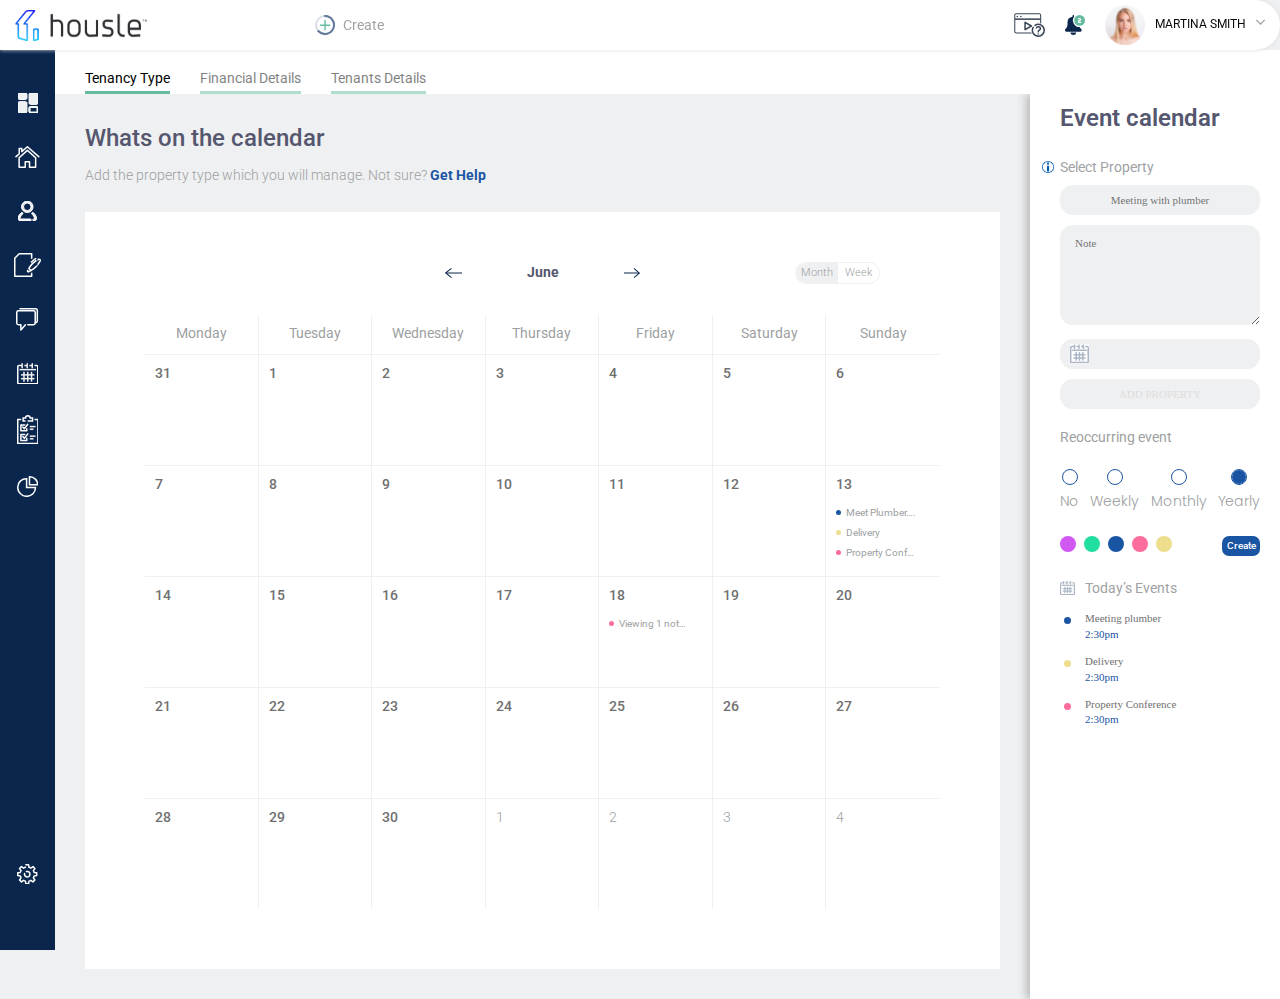
<file: calendar-8.html>
<!doctype html>
<html lang="en">
   <head>
      <!--====== Required meta tags ======-->
      <meta charset="utf-8">
      <meta http-equiv="x-ua-compatible" content="ie=edge">
      <meta name="description" content="">
      <meta name="viewport" content="width=device-width, initial-scale=1, shrink-to-fit=no">
      <!--====== Title ======-->
      <title>Document</title>
      <!--====== Favicon Icon ======-->
      <link rel="shortcut icon" href="images/favicon.ico" type="image/png">
      <!--====== Bootstrap css ======-->
      <link rel="stylesheet" href="assets/css/bootstrap.min.css">
      <!--====== Fontawesome css ======-->
      <link rel="stylesheet" href="assets/css/all.min.css">
      <!--====== Plugins css ======-->
      <link rel="stylesheet" href="assets/css/nice-select.css">
      <link rel="stylesheet" href="assets/css/flatDatePicker.css">
      <!--====== Utilities css ======-->
      <link rel="stylesheet" href="assets/css/Util.css">
      <!--====== Main css ======-->
      <link rel="stylesheet" href="assets/css/main.css">
      <!--====== Responsive css ======-->
      <link rel="stylesheet" href="assets/css/responsive.css">
   </head>
   <body>


 <!-- Modal -->
 <div class="modal fade" id="exampleModal1" tabindex="-1" role="dialog" aria-labelledby="exampleModalLabel" aria-hidden="true">
   <div class="modal-dialog modal-design" role="document">
   <div class="modal-content">
      <button type="button" class="close" data-dismiss="modal" aria-label="Close">
         <span aria-hidden="true">X</span>
         </button>
      <div class="modal-body">
         <div class="album-content-wrap">
            <div class="row">
               <div class="col-md-8">
                  <div class="album-play-field">
                     <div class="page-title">
                        <h2>Whats on the calendar</h2>
                        <p>Add the property type which you will manage.  Not sure? <a href="">Get Help</a> </p>
                     </div>
                     <div class="play-wrap">
                        <img src="assets/img/play-img.png" alt="">
                     </div>
                  </div>
               </div>
               <div class="col-md-4">
                  <div class="album-play-list">
                     <div class="play-list-item">
                        <h4>Housle for contractors & trade</h4>
                        <div class="play-list-img">
                           <img src="assets/img/play-img.png" alt="">
                        </div>
                     </div> <!-- ./play-list-item -->
                     <div class="play-list-item">
                        <h4>Housle for contractors & trade</h4>
                        <div class="play-list-img">
                           <img src="assets/img/play-img.png" alt="">
                        </div>
                     </div> <!-- ./play-list-item -->
                     <div class="play-list-item">
                        <h4>Housle for contractors & trade</h4>
                        <div class="play-list-img">
                           <img src="assets/img/play-img.png" alt="">
                        </div>
                     </div> <!-- ./play-list-item -->
                     <div class="play-list-item">
                        <h4>Housle for contractors & trade</h4>
                        <div class="play-list-img">
                           <img src="assets/img/play-img.png" alt="">
                        </div>
                     </div> <!-- ./play-list-item -->
                     <div class="play-list-item">
                        <h4>Housle for contractors & trade</h4>
                        <div class="play-list-img">
                           <img src="assets/img/play-img.png" alt="">
                        </div>
                     </div> <!-- ./play-list-item -->
                     <div class="play-list-item">
                        <h4>Housle for contractors & trade</h4>
                        <div class="play-list-img">
                           <img src="assets/img/play-img.png" alt="">
                        </div>
                     </div> <!-- ./play-list-item -->
                     <div class="play-list-item">
                        <h4>Housle for contractors & trade</h4>
                        <div class="play-list-img">
                           <img src="assets/img/play-img.png" alt="">
                        </div>
                     </div> <!-- ./play-list-item -->
                     <div class="play-list-item">
                        <h4>Housle for contractors & trade</h4>
                        <div class="play-list-img">
                           <img src="assets/img/play-img.png" alt="">
                        </div>
                     </div> <!-- ./play-list-item -->
                     <div class="play-list-item">
                        <h4>Housle for contractors & trade</h4>
                        <div class="play-list-img">
                           <img src="assets/img/play-img.png" alt="">
                        </div>
                     </div> <!-- ./play-list-item -->
                     <div class="play-list-item">
                        <h4>Housle for contractors & trade</h4>
                        <div class="play-list-img">
                           <img src="assets/img/play-img.png" alt="">
                        </div>
                     </div> <!-- ./play-list-item -->
                  </div>
               </div>
            </div>
         </div>
      </div>
   </div>
   </div>
</div>

<header class="header-area style-2">
   <div class="container-fluid">
      <div class="header-flex-wrap">
         <a href="#" class="logo"><img src="assets/img/logo.svg" alt=""></a>
         <div class="create-wrap">
            <a href="#" class="create-btn"><img src="assets/img/create.svg" alt="">Create</a>
            <div class="create-dropdown">
               <a href="#" class="create-btn"><img src="assets/img/create.svg" alt="">Create</a>
               <ul class="search-result-list cr-list">
                  <li class="active">
                     <a href="#" class="content-adder">
                        <div class="pff-img">
                           <img src="assets/img/c-1.svg" alt="">
                        </div>
                        <span><strong>+ Add new property</strong></span>
                     </a>
                  </li>
                  <li>
                     <a href="#" class="content-adder">
                        <div class="pff-img">
                           <img src="assets/img/c-2.svg" alt="">
                        </div>
                        <span><strong>+ Add new tenant</strong></span>
                     </a>
                  </li>
                  <li>
                     <a href="#" class="content-adder">
                        <div class="pff-img">
                           <img src="assets/img/c-2.svg" alt="">
                        </div>
                        <span><strong>+ Add new owner/landlord</strong></span>
                     </a>
                  </li>
                  <li>
                     <a href="#" class="content-adder">
                        <div class="pff-img">
                           <img src="assets/img/c-3.svg" alt="">
                        </div>
                        <span><strong>+ Add new tenancy</strong></span>
                     </a>
                  </li>
                  <li>
                     <a href="#" class="content-adder">
                        <div class="pff-img">
                           <img src="assets/img/c-3.svg" alt="">
                        </div>
                        <span><strong>+ Add new account</strong></span>
                     </a>
                  </li>
                  <li>
                     <a href="#" class="content-adder">
                        <div class="pff-img">
                           <img src="assets/img/c-4.svg" alt="">
                        </div>
                        <span><strong>+ Add new task</strong></span>
                     </a>
                  </li>
                  <li>
                     <a href="#" class="content-adder">
                        <div class="pff-img">
                           <img src="assets/img/c-5.svg" alt="">
                        </div>
                        <span><strong>+ Add new Message</strong></span>
                     </a>
                  </li>
               </ul>
               <div class="cancle-create">
                  <a href="#">Cancel</a>
               </div>
            </div>
         </div>
         <ul class="user-part style-2">
            <li><a href="#" class="v-album" data-toggle="modal" data-target="#exampleModal1"><img src="assets/img/caset-icon.svg" alt=""></a></li>
            <li><a href="#" class="notification"><img src="assets/img/bell.svg" alt=""></a></li>
            <li><a href="#" class="user-pf"><img src="assets/img/user.png" alt=""><span>Martina smith</span><i class="fal fa-angle-down"></i></a></li>
         </ul>
      </div>
   </div>
</header>
      <main>
         <div class="main-content-wrap">
            <div class="sideMenu-wrap">
               <div class="sideMenu-inner-wrap">
                  <ul class="sideMenu" id="sideMenu">
                     <li>
                        <a href="#">
                           <svg id="Group_1117" data-name="Group 1117" xmlns="http://www.w3.org/2000/svg" width="20" height="20" viewBox="0 0 20 20">
                              <path id="Path_1877" data-name="Path 1877" d="M7.516,0H1.422A1.423,1.423,0,0,0,0,1.422V5.078A1.423,1.423,0,0,0,1.422,6.5H7.516A1.423,1.423,0,0,0,8.938,5.078V1.422A1.423,1.423,0,0,0,7.516,0Z" fill="#eff0f1"/>
                              <path id="Path_1878" data-name="Path 1878" d="M7.516,213.332H1.422A1.423,1.423,0,0,0,0,214.754v8.531a1.423,1.423,0,0,0,1.422,1.422H7.516a1.423,1.423,0,0,0,1.422-1.422v-8.531A1.423,1.423,0,0,0,7.516,213.332Z" transform="translate(0 -204.707)" fill="#eff0f1"/>
                              <g id="Path_1879" data-name="Path 1879" transform="translate(-266.27 -327.832)" fill="none">
                                 <path d="M284.848,341.332h-6.094a1.423,1.423,0,0,0-1.422,1.422v3.656a1.423,1.423,0,0,0,1.422,1.422h6.094a1.423,1.423,0,0,0,1.422-1.422v-3.656A1.423,1.423,0,0,0,284.848,341.332Z" stroke="none"/>
                                 <path d="M 278.7539672851563 342.3320007324219 C 278.5213012695313 342.3320007324219 278.3320007324219 342.5213012695313 278.3320007324219 342.7539672851563 L 278.3320007324219 346.4102172851563 C 278.3320007324219 346.642822265625 278.5213012695313 346.83203125 278.7539672851563 346.83203125 L 284.8477172851563 346.83203125 C 285.080322265625 346.83203125 285.26953125 346.642822265625 285.26953125 346.4102172851563 L 285.26953125 342.7539672851563 C 285.26953125 342.5213012695313 285.080322265625 342.3320007324219 284.8477172851563 342.3320007324219 L 278.7539672851563 342.3320007324219 M 278.7539672851563 341.3320007324219 L 284.8477172851563 341.3320007324219 C 285.6317749023438 341.3320007324219 286.26953125 341.9697875976563 286.26953125 342.7539672851563 L 286.26953125 346.4102172851563 C 286.26953125 347.1942443847656 285.6317749023438 347.83203125 284.8477172851563 347.83203125 L 278.7539672851563 347.83203125 C 277.9697875976563 347.83203125 277.3320007324219 347.1942443847656 277.3320007324219 346.4102172851563 L 277.3320007324219 342.7539672851563 C 277.3320007324219 341.9697875976563 277.9697875976563 341.3320007324219 278.7539672851563 341.3320007324219 Z" stroke="none" fill="#eff0f1"/>
                              </g>
                              <path id="Path_1880" data-name="Path 1880" d="M284.848,0h-6.094a1.423,1.423,0,0,0-1.422,1.422V9.953a1.423,1.423,0,0,0,1.422,1.422h6.094a1.423,1.423,0,0,0,1.422-1.422V1.422A1.423,1.423,0,0,0,284.848,0Z" transform="translate(-266.27)" fill="#eff0f1"/>
                           </svg>
                        </a>
                        <ul class="expand-menu">
                           <li>
                              <div class="under-expand-content">
                                 <h4 class="expand-content-title">TENANCY</h4>
                                 <div class="under-expand-content-wrap">
                                    <div class="top-all-content">
                                       <ul class="sm-list">
                                          <li><a href="#">
                                             <span>View Properties</span>
                                             <span class="number-of-content">28</span>
                                             </a>
                                          </li>
                                          <li><a href="#">
                                             <span>Import Properties</span>
                                             </a>
                                          </li>
                                       </ul>
                                       <div class="create-new-teanaciy-wrap">
                                          <a href="#" class="create-new-teanacy">+ Create New Tenancy</a>
                                       </div>
                                    </div>
                                    <!-- ./top-all-content -->
                                    <div class="btm-all-content">
                                       <div class="recent-wrap">
                                          <h6>Recent</h6>
                                          <ul class="recent-activity">
                                             <li>
                                                <a href="#">
                                                   <div class="actor">
                                                      <div class="actor-img with-progress">
                                                         <img src="assets/img/p-1.png" alt="">
                                                      </div>
                                                   </div>
                                                   <span class="actor-text">55 Colleny way, London…</span>
                                                </a>
                                             </li>
                                             <li>
                                                <a href="#">
                                                   <div class="actor">
                                                      <div class="actor-img">
                                                         <img src="assets/img/p-2.png" alt="">
                                                      </div>
                                                   </div>
                                                   <span class="actor-text">Alex Johnson-Smith</span>
                                                </a>
                                             </li>
                                             <li>
                                                <a href="#">
                                                   <div class="actor">
                                                      <img src="assets/img/message.svg" alt="">
                                                   </div>
                                                   <span class="actor-text">Message: Simon smith…</span>
                                                </a>
                                             </li>
                                             <li>
                                                <a href="#">
                                                   <div class="actor">
                                                      <div class="a-folder">
                                                         <i class="fas fa-folder"></i>
                                                      </div>
                                                   </div>
                                                   <span class="actor-text">File: Simon smith…</span>
                                                </a>
                                             </li>
                                          </ul>
                                       </div>
                                       <ul class="support">
                                          <li><a href="#">Contact</a></li>
                                          <li><a href="#">support@housle.co.uk</a></li>
                                       </ul>
                                    </div>
                                    <!-- ./btm-all-conentnt -->
                                 </div>
                              </div>
                           </li>
                        </ul>
                     </li>
                     <li>
                        <a href="#">
                           <svg xmlns="http://www.w3.org/2000/svg" width="24.78" height="21.932" viewBox="0 0 24.78 21.932">
                              <g id="Group_2253" data-name="Group 2253" transform="translate(-55.441 -494.463)">
                                 <path id="Path_2076" data-name="Path 2076" d="M81.311,511.349l-8.263-7.4h-.006l-8.262,7.4V520.8h6.128v-5.375h4.274V520.8h6.128Z" transform="translate(-5.215 -5.15)" fill="none" stroke="#eff0f1" stroke-linejoin="round" stroke-width="1.5"/>
                                 <path id="Path_2077" data-name="Path 2077" d="M79.728,505.582l-11.9-10.369-5.591,4.864v-3.111H59.651v5.361l-3.716,3.254" transform="translate(0 0)" fill="none" stroke="#eff0f1" stroke-linejoin="round" stroke-miterlimit="10" stroke-width="1.5"/>
                              </g>
                           </svg>
                        </a>
                        <ul class="expand-menu">
                           <li>
                              <div class="under-expand-content">
                                 <h4 class="expand-content-title">TENANCY</h4>
                                 <div class="under-expand-content-wrap">
                                    <div class="top-all-content">
                                       <ul class="sm-list">
                                          <li><a href="#">
                                             <span>View Properties</span>
                                             <span class="number-of-content">28</span>
                                             </a>
                                          </li>
                                          <li><a href="#">
                                             <span>Import Properties</span>
                                             </a>
                                          </li>
                                       </ul>
                                       <div class="create-new-teanaciy-wrap">
                                          <a href="#" class="create-new-teanacy">+ Create New Tenancy</a>
                                       </div>
                                    </div>
                                    <!-- ./top-all-content -->
                                    <div class="btm-all-content">
                                       <div class="recent-wrap">
                                          <h6>Recent</h6>
                                          <ul class="recent-activity">
                                             <li>
                                                <a href="#">
                                                   <div class="actor">
                                                      <div class="actor-img with-progress">
                                                         <img src="assets/img/p-1.png" alt="">
                                                      </div>
                                                   </div>
                                                   <span class="actor-text">55 Colleny way, London…</span>
                                                </a>
                                             </li>
                                             <li>
                                                <a href="#">
                                                   <div class="actor">
                                                      <div class="actor-img">
                                                         <img src="assets/img/p-2.png" alt="">
                                                      </div>
                                                   </div>
                                                   <span class="actor-text">Alex Johnson-Smith</span>
                                                </a>
                                             </li>
                                             <li>
                                                <a href="#">
                                                   <div class="actor">
                                                      <img src="assets/img/message.svg" alt="">
                                                   </div>
                                                   <span class="actor-text">Message: Simon smith…</span>
                                                </a>
                                             </li>
                                             <li>
                                                <a href="#">
                                                   <div class="actor">
                                                      <div class="a-folder">
                                                         <i class="fas fa-folder"></i>
                                                      </div>
                                                   </div>
                                                   <span class="actor-text">File: Simon smith…</span>
                                                </a>
                                             </li>
                                          </ul>
                                       </div>
                                       <ul class="support">
                                          <li><a href="#">Contact</a></li>
                                          <li><a href="#">support@housle.co.uk</a></li>
                                       </ul>
                                    </div>
                                    <!-- ./btm-all-conentnt -->
                                 </div>
                              </div>
                           </li>
                        </ul>
                     </li>
                     <li>
                        <a href="#">
                           <svg xmlns="http://www.w3.org/2000/svg" width="18.572" height="20" viewBox="0 0 18.572 20">
                              <g id="Rx0rzd.tif" transform="translate(-27.269 -3.767)">
                                 <g id="Group_1118" data-name="Group 1118" transform="translate(27.269 3.767)">
                                    <path id="Path_1881" data-name="Path 1881" d="M29.793,305.582c-.167-.038-.336-.069-.5-.115a2.77,2.77,0,0,1-1.921-3.412,9.437,9.437,0,0,1,3.074-4.779,1,1,0,0,1,1.429.069.983.983,0,0,1-.137,1.436,7.51,7.51,0,0,0-2.432,3.744.782.782,0,0,0,.8,1.056q4.622,0,9.244,0a1.021,1.021,0,0,1,1.021.6.989.989,0,0,1-.663,1.369c-.038.01-.074.025-.112.038Z" transform="translate(-27.269 -285.582)" fill="#eff0f1"/>
                                    <path id="Path_1882" data-name="Path 1882" d="M366.856,305.424a1.113,1.113,0,0,1-.725-.6,1,1,0,0,1,.875-1.394.793.793,0,0,0,.755-1.142,7.512,7.512,0,0,0-2.429-3.675.97.97,0,0,1-.35-1,.925.925,0,0,1,.691-.73,1.02,1.02,0,0,1,.981.243,9.29,9.29,0,0,1,2.68,3.672,7.612,7.612,0,0,1,.443,1.441,2.742,2.742,0,0,1-2.1,3.107l-.345.078Z" transform="translate(-351.246 -285.424)" fill="#eff0f1"/>
                                    <path id="Path_1883" data-name="Path 1883" d="M119.71,15.294a5.763,5.763,0,1,1,5.776-5.7A5.758,5.758,0,0,1,119.71,15.294Zm3.782-5.766a3.78,3.78,0,1,0-3.762,3.786A3.8,3.8,0,0,0,123.492,9.528Z" transform="translate(-110.434 -3.767)" fill="#eff0f1"/>
                                 </g>
                              </g>
                           </svg>
                        </a>
                        <ul class="expand-menu">
                           <li>
                              <div class="under-expand-content">
                                 <h4 class="expand-content-title">TENANCY</h4>
                                 <div class="under-expand-content-wrap">
                                    <div class="top-all-content">
                                       <ul class="sm-list">
                                          <li><a href="#">
                                             <span>View Properties</span>
                                             <span class="number-of-content">28</span>
                                             </a>
                                          </li>
                                          <li><a href="#">
                                             <span>Import Properties</span>
                                             </a>
                                          </li>
                                       </ul>
                                       <div class="create-new-teanaciy-wrap">
                                          <a href="#" class="create-new-teanacy">+ Create New Tenancy</a>
                                       </div>
                                    </div>
                                    <!-- ./top-all-content -->
                                    <div class="btm-all-content">
                                       <div class="recent-wrap">
                                          <h6>Recent</h6>
                                          <ul class="recent-activity">
                                             <li>
                                                <a href="#">
                                                   <div class="actor">
                                                      <div class="actor-img with-progress">
                                                         <img src="assets/img/p-1.png" alt="">
                                                      </div>
                                                   </div>
                                                   <span class="actor-text">55 Colleny way, London…</span>
                                                </a>
                                             </li>
                                             <li>
                                                <a href="#">
                                                   <div class="actor">
                                                      <div class="actor-img">
                                                         <img src="assets/img/p-2.png" alt="">
                                                      </div>
                                                   </div>
                                                   <span class="actor-text">Alex Johnson-Smith</span>
                                                </a>
                                             </li>
                                             <li>
                                                <a href="#">
                                                   <div class="actor">
                                                      <img src="assets/img/message.svg" alt="">
                                                   </div>
                                                   <span class="actor-text">Message: Simon smith…</span>
                                                </a>
                                             </li>
                                             <li>
                                                <a href="#">
                                                   <div class="actor">
                                                      <div class="a-folder">
                                                         <i class="fas fa-folder"></i>
                                                      </div>
                                                   </div>
                                                   <span class="actor-text">File: Simon smith…</span>
                                                </a>
                                             </li>
                                          </ul>
                                       </div>
                                       <ul class="support">
                                          <li><a href="#">Contact</a></li>
                                          <li><a href="#">support@housle.co.uk</a></li>
                                       </ul>
                                    </div>
                                    <!-- ./btm-all-conentnt -->
                                 </div>
                              </div>
                           </li>
                        </ul>
                     </li>
                     <li>
                        <a href="#">
                           <svg xmlns="http://www.w3.org/2000/svg" width="27.034" height="23.98" viewBox="0 0 27.034 23.98">
                              <g id="Group_2678" data-name="Group 2678" transform="translate(0.75 0.75)">
                                 <g id="Group_2267" data-name="Group 2267" transform="translate(11.96 4.794)">
                                    <line id="Line_531" data-name="Line 531" x1="1.078" y2="1.078" transform="translate(0 13.065)" fill="none" stroke="#0b264d" stroke-linecap="round" stroke-miterlimit="10" stroke-width="1.5"/>
                                    <g id="Group_2266" data-name="Group 2266" transform="translate(2.138 0.618)">
                                       <path id="Path_2097" data-name="Path 2097" d="M214.483,511.085a23.3,23.3,0,0,1,9.738-9.225,1.161,1.161,0,0,1,1.185.248l.15.151a1.159,1.159,0,0,1,.25,1.183,23.481,23.481,0,0,1-9.228,9.738Z" transform="translate(-214.483 -501.788)" fill="none" stroke="#0b264d" stroke-linejoin="round" stroke-width="1.5"/>
                                    </g>
                                    <path id="Path_2098" data-name="Path 2098" d="M211.449,528.648l-.383,1.219.8.8,2.594-1.325" transform="translate(-210.293 -517.305)" fill="none" stroke="#0b264d" stroke-linejoin="round" stroke-width="1.5"/>
                                    <line id="Line_532" data-name="Line 532" x1="1.31" y1="1.481" transform="translate(8.981)" fill="none" stroke="#0b264d" stroke-linecap="round" stroke-linejoin="round" stroke-width="1.5"/>
                                    <path id="Path_2099" data-name="Path 2099" d="M220.719,503.728a26.488,26.488,0,0,1,4.337-3.448" transform="translate(-216.091 -500.264)" fill="none" stroke="#0b264d" stroke-linecap="round" stroke-linejoin="round" stroke-width="1.5"/>
                                    <line id="Line_533" data-name="Line 533" x2="1.981" y2="1.981" transform="translate(8.492 4.788)" fill="none" stroke="#0b264d" stroke-linejoin="round" stroke-width="1.5"/>
                                 </g>
                                 <g id="Group_2269" data-name="Group 2269">
                                    <g id="Group_2268" data-name="Group 2268">
                                       <path id="Path_2101" data-name="Path 2101" d="M196.089,507.213v3.5H179.176V492.7l4.463-4.462h12.45v5.011" transform="translate(-179.176 -488.233)" fill="none" stroke="#0b264d" stroke-linejoin="round" stroke-width="1.5"/>
                                    </g>
                                 </g>
                              </g>
                           </svg>
                        </a>
                        <ul class="expand-menu">
                           <li>
                              <div class="under-expand-content">
                                 <h4 class="expand-content-title">TENANCY</h4>
                                 <div class="under-expand-content-wrap">
                                    <div class="top-all-content">
                                       <ul class="sm-list">
                                          <li><a href="#">
                                             <span>View Properties</span>
                                             <span class="number-of-content">28</span>
                                             </a>
                                          </li>
                                          <li><a href="#">
                                             <span>Import Properties</span>
                                             </a>
                                          </li>
                                       </ul>
                                       <div class="create-new-teanaciy-wrap">
                                          <a href="#" class="create-new-teanacy">+ Create New Tenancy</a>
                                       </div>
                                    </div>
                                    <!-- ./top-all-content -->
                                    <div class="btm-all-content">
                                       <div class="recent-wrap">
                                          <h6>Recent</h6>
                                          <ul class="recent-activity">
                                             <li>
                                                <a href="#">
                                                   <div class="actor">
                                                      <div class="actor-img with-progress">
                                                         <img src="assets/img/p-1.png" alt="">
                                                      </div>
                                                   </div>
                                                   <span class="actor-text">55 Colleny way, London…</span>
                                                </a>
                                             </li>
                                             <li>
                                                <a href="#">
                                                   <div class="actor">
                                                      <div class="actor-img">
                                                         <img src="assets/img/p-2.png" alt="">
                                                      </div>
                                                   </div>
                                                   <span class="actor-text">Alex Johnson-Smith</span>
                                                </a>
                                             </li>
                                             <li>
                                                <a href="#">
                                                   <div class="actor">
                                                      <img src="assets/img/message.svg" alt="">
                                                   </div>
                                                   <span class="actor-text">Message: Simon smith…</span>
                                                </a>
                                             </li>
                                             <li>
                                                <a href="#">
                                                   <div class="actor">
                                                      <div class="a-folder">
                                                         <i class="fas fa-folder"></i>
                                                      </div>
                                                   </div>
                                                   <span class="actor-text">File: Simon smith…</span>
                                                </a>
                                             </li>
                                          </ul>
                                       </div>
                                       <ul class="support">
                                          <li><a href="#">Contact</a></li>
                                          <li><a href="#">support@housle.co.uk</a></li>
                                       </ul>
                                    </div>
                                    <!-- ./btm-all-conentnt -->
                                 </div>
                              </div>
                           </li>
                        </ul>
                     </li>
                     <li>
                        <a href="#">
                           <svg xmlns="http://www.w3.org/2000/svg" width="22.067" height="22.635" viewBox="0 0 22.067 22.635">
                              <g id="Group_2264" data-name="Group 2264" transform="translate(-177.705 -487.406)">
                                 <g id="Group_2263" data-name="Group 2263" transform="translate(178.455 490.231)">
                                    <path id="Path_2089" data-name="Path 2089" d="M189.569,507.99h5.637a1.732,1.732,0,0,0,1.727-1.727V495.752a1.732,1.732,0,0,0-1.727-1.727H180.181a1.731,1.731,0,0,0-1.726,1.727v10.512a1.731,1.731,0,0,0,1.726,1.727h2.4v5.095l4.576-5.095" transform="translate(-178.455 -494.025)" fill="none" stroke="#eff0f1" stroke-linecap="round" stroke-linejoin="round" stroke-width="1.5"/>
                                 </g>
                                 <path id="Path_2090" data-name="Path 2090" d="M187.593,488.156H203.2a1.732,1.732,0,0,1,1.727,1.727v10.512a1.732,1.732,0,0,1-1.727,1.727h-.241" transform="translate(-5.907)" fill="none" stroke="#eff0f1" stroke-linecap="round" stroke-linejoin="round" stroke-width="1.5"/>
                              </g>
                           </svg>
                        </a>
                        <ul class="expand-menu">
                           <li>
                              <div class="under-expand-content">
                                 <h4 class="expand-content-title">TENANCY</h4>
                                 <div class="under-expand-content-wrap">
                                    <div class="top-all-content">
                                       <ul class="sm-list">
                                          <li><a href="#">
                                             <span>View Properties</span>
                                             <span class="number-of-content">28</span>
                                             </a>
                                          </li>
                                          <li><a href="#">
                                             <span>Import Properties</span>
                                             </a>
                                          </li>
                                       </ul>
                                       <div class="create-new-teanaciy-wrap">
                                          <a href="#" class="create-new-teanacy">+ Create New Tenancy</a>
                                       </div>
                                    </div>
                                    <!-- ./top-all-content -->
                                    <div class="btm-all-content">
                                       <div class="recent-wrap">
                                          <h6>Recent</h6>
                                          <ul class="recent-activity">
                                             <li>
                                                <a href="#">
                                                   <div class="actor">
                                                      <div class="actor-img with-progress">
                                                         <img src="assets/img/p-1.png" alt="">
                                                      </div>
                                                   </div>
                                                   <span class="actor-text">55 Colleny way, London…</span>
                                                </a>
                                             </li>
                                             <li>
                                                <a href="#">
                                                   <div class="actor">
                                                      <div class="actor-img">
                                                         <img src="assets/img/p-2.png" alt="">
                                                      </div>
                                                   </div>
                                                   <span class="actor-text">Alex Johnson-Smith</span>
                                                </a>
                                             </li>
                                             <li>
                                                <a href="#">
                                                   <div class="actor">
                                                      <img src="assets/img/message.svg" alt="">
                                                   </div>
                                                   <span class="actor-text">Message: Simon smith…</span>
                                                </a>
                                             </li>
                                             <li>
                                                <a href="#">
                                                   <div class="actor">
                                                      <div class="a-folder">
                                                         <i class="fas fa-folder"></i>
                                                      </div>
                                                   </div>
                                                   <span class="actor-text">File: Simon smith…</span>
                                                </a>
                                             </li>
                                          </ul>
                                       </div>
                                       <ul class="support">
                                          <li><a href="#">Contact</a></li>
                                          <li><a href="#">support@housle.co.uk</a></li>
                                       </ul>
                                    </div>
                                    <!-- ./btm-all-conentnt -->
                                 </div>
                              </div>
                           </li>
                        </ul>
                     </li>
                     <li>
                        <a href="#">
                           <svg xmlns="http://www.w3.org/2000/svg" width="21.508" height="21.5" viewBox="0 0 21.508 21.5">
                              <g id="Group_2274" data-name="Group 2274" transform="translate(-177.162 -38.892)">
                                 <g id="Group_2274-2" data-name="Group 2274" transform="translate(177.912 39.642)">
                                    <line id="Line_534" data-name="Line 534" x2="16.518" transform="translate(1.745 5.89)" fill="none" stroke="#eff0f1" stroke-linejoin="round" stroke-width="1.5"/>
                                    <path id="Path_2103" data-name="Path 2103" d="M190.232,62.708H179.067a1.164,1.164,0,0,1-1.155-1.161V45.655a1.159,1.159,0,0,1,1.155-1.154h3.178" transform="translate(-177.912 -42.708)" fill="none" stroke="#eff0f1" stroke-linejoin="round" stroke-width="1.5"/>
                                    <path id="Path_2104" data-name="Path 2104" d="M223.23,44.5h2.128a1.158,1.158,0,0,1,1.155,1.154v7.484" transform="translate(-206.505 -42.708)" fill="none" stroke="#eff0f1" stroke-linejoin="round" stroke-width="1.5"/>
                                    <path id="Path_2105" data-name="Path 2105" d="M205.019,70.092h8.849a1.158,1.158,0,0,0,1.155-1.154V56.2" transform="translate(-195.015 -50.092)" fill="none" stroke="#eff0f1" stroke-linejoin="round" stroke-width="1.5"/>
                                    <line id="Line_535" data-name="Line 535" x2="2.768" transform="translate(11.671 1.793)" fill="none" stroke="#eff0f1" stroke-linejoin="round" stroke-width="1.5"/>
                                    <line id="Line_536" data-name="Line 536" x2="2.767" transform="translate(6.618 1.793)" fill="none" stroke="#eff0f1" stroke-linejoin="round" stroke-width="1.5"/>
                                    <line id="Line_537" data-name="Line 537" y2="3.928" transform="translate(4.412 0)" fill="none" stroke="#eff0f1" stroke-linecap="round" stroke-miterlimit="10" stroke-width="1.5"/>
                                    <line id="Line_538" data-name="Line 538" y2="3.928" transform="translate(14.518 0)" fill="none" stroke="#eff0f1" stroke-linecap="round" stroke-miterlimit="10" stroke-width="1.5"/>
                                    <line id="Line_539" data-name="Line 539" y2="3.928" transform="translate(9.465 0)" fill="none" stroke="#eff0f1" stroke-linecap="round" stroke-miterlimit="10" stroke-width="1.5"/>
                                    <line id="Line_540" data-name="Line 540" x2="13.507" transform="translate(3.218 11.11)" fill="none" stroke="#eff0f1" stroke-linejoin="round" stroke-width="1.5"/>
                                    <line id="Line_541" data-name="Line 541" x2="13.507" transform="translate(3.218 14.892)" fill="none" stroke="#eff0f1" stroke-linejoin="round" stroke-width="1.5"/>
                                    <line id="Line_542" data-name="Line 542" y1="9.757" transform="translate(10.004 8.123)" fill="none" stroke="#eff0f1" stroke-linejoin="round" stroke-width="1.5"/>
                                    <line id="Line_543" data-name="Line 543" y1="9.757" transform="translate(6.222 8.123)" fill="none" stroke="#eff0f1" stroke-linejoin="round" stroke-width="1.5"/>
                                    <line id="Line_544" data-name="Line 544" y1="9.757" transform="translate(13.785 8.123)" fill="none" stroke="#eff0f1" stroke-linejoin="round" stroke-width="1.5"/>
                                 </g>
                              </g>
                           </svg>
                        </a>
                        <ul class="expand-menu">
                           <li>
                              <div class="under-expand-content">
                                 <h4 class="expand-content-title">TENANCY</h4>
                                 <div class="under-expand-content-wrap">
                                    <div class="top-all-content">
                                       <ul class="sm-list">
                                          <li><a href="#">
                                             <span>View Properties</span>
                                             <span class="number-of-content">28</span>
                                             </a>
                                          </li>
                                          <li><a href="#">
                                             <span>Import Properties</span>
                                             </a>
                                          </li>
                                       </ul>
                                       <div class="create-new-teanaciy-wrap">
                                          <a href="#" class="create-new-teanacy">+ Create New Tenancy</a>
                                       </div>
                                    </div>
                                    <!-- ./top-all-content -->
                                    <div class="btm-all-content">
                                       <div class="recent-wrap">
                                          <h6>Recent</h6>
                                          <ul class="recent-activity">
                                             <li>
                                                <a href="#">
                                                   <div class="actor">
                                                      <div class="actor-img with-progress">
                                                         <img src="assets/img/p-1.png" alt="">
                                                      </div>
                                                   </div>
                                                   <span class="actor-text">55 Colleny way, London…</span>
                                                </a>
                                             </li>
                                             <li>
                                                <a href="#">
                                                   <div class="actor">
                                                      <div class="actor-img">
                                                         <img src="assets/img/p-2.png" alt="">
                                                      </div>
                                                   </div>
                                                   <span class="actor-text">Alex Johnson-Smith</span>
                                                </a>
                                             </li>
                                             <li>
                                                <a href="#">
                                                   <div class="actor">
                                                      <img src="assets/img/message.svg" alt="">
                                                   </div>
                                                   <span class="actor-text">Message: Simon smith…</span>
                                                </a>
                                             </li>
                                             <li>
                                                <a href="#">
                                                   <div class="actor">
                                                      <div class="a-folder">
                                                         <i class="fas fa-folder"></i>
                                                      </div>
                                                   </div>
                                                   <span class="actor-text">File: Simon smith…</span>
                                                </a>
                                             </li>
                                          </ul>
                                       </div>
                                       <ul class="support">
                                          <li><a href="#">Contact</a></li>
                                          <li><a href="#">support@housle.co.uk</a></li>
                                       </ul>
                                    </div>
                                    <!-- ./btm-all-conentnt -->
                                 </div>
                              </div>
                           </li>
                        </ul>
                     </li>
                     <li>
                        <a href="#">
                           <svg xmlns="http://www.w3.org/2000/svg" width="21.689" height="29.32" viewBox="0 0 21.689 29.32">
                              <g id="Group_2275" data-name="Group 2275" transform="translate(-49.278 -481.084)">
                                 <path id="Path_2091" data-name="Path 2091" d="M66.684,487.185h4.9v-3.043H69.225a2.351,2.351,0,0,0-4.7,0H62.167v3.043h2.421" transform="translate(-6.753)" fill="none" stroke="#eff0f1" stroke-miterlimit="10" stroke-width="1.5"/>
                                 <path id="Path_2092" data-name="Path 2092" d="M62.994,506.354v2.128H57.078v-5.917h3.814" transform="translate(-3.922 -11.532)" fill="none" stroke="#eff0f1" stroke-linecap="round" stroke-linejoin="round" stroke-width="1.5"/>
                                 <path id="Path_2093" data-name="Path 2093" d="M61.32,503.866,62.9,505.6l3.428-4.43" transform="translate(-6.282 -10.757)" fill="none" stroke="#eff0f1" stroke-linecap="round" stroke-linejoin="round" stroke-width="1.5"/>
                                 <line id="Line_525" data-name="Line 525" x2="5.709" transform="translate(62.091 492.666)" fill="none" stroke="#eff0f1" stroke-miterlimit="10" stroke-width="1.5"/>
                                 <line id="Line_526" data-name="Line 526" x2="3.675" transform="translate(62.091 495.315)" fill="none" stroke="#eff0f1" stroke-miterlimit="10" stroke-width="1.5"/>
                                 <path id="Path_2094" data-name="Path 2094" d="M62.994,527.992v2.128H57.078V524.2h3.814" transform="translate(-3.922 -23.569)" fill="none" stroke="#eff0f1" stroke-linecap="round" stroke-linejoin="round" stroke-width="1.5"/>
                                 <path id="Path_2095" data-name="Path 2095" d="M61.32,525.5l1.578,1.735,3.428-4.43" transform="translate(-6.282 -22.794)" fill="none" stroke="#eff0f1" stroke-linecap="round" stroke-linejoin="round" stroke-width="1.5"/>
                                 <line id="Line_527" data-name="Line 527" x2="5.709" transform="translate(62.091 502.268)" fill="none" stroke="#eff0f1" stroke-miterlimit="10" stroke-width="1.5"/>
                                 <line id="Line_528" data-name="Line 528" x2="3.675" transform="translate(62.091 504.916)" fill="none" stroke="#eff0f1" stroke-miterlimit="10" stroke-width="1.5"/>
                                 <path id="Path_2096" data-name="Path 2096" d="M53.459,490.282H50.028v24.071H70.217V490.282H66.84" transform="translate(0 -4.699)" fill="none" stroke="#eff0f1" stroke-linejoin="round" stroke-width="1.5"/>
                              </g>
                           </svg>
                        </a>
                        <ul class="expand-menu">
                           <li>
                              <div class="under-expand-content">
                                 <h4 class="expand-content-title">TENANCY</h4>
                                 <div class="under-expand-content-wrap">
                                    <div class="top-all-content">
                                       <ul class="sm-list">
                                          <li><a href="#">
                                             <span>View Properties</span>
                                             <span class="number-of-content">28</span>
                                             </a>
                                          </li>
                                          <li><a href="#">
                                             <span>Import Properties</span>
                                             </a>
                                          </li>
                                       </ul>
                                       <div class="create-new-teanaciy-wrap">
                                          <a href="#" class="create-new-teanacy">+ Create New Tenancy</a>
                                       </div>
                                    </div>
                                    <!-- ./top-all-content -->
                                    <div class="btm-all-content">
                                       <div class="recent-wrap">
                                          <h6>Recent</h6>
                                          <ul class="recent-activity">
                                             <li>
                                                <a href="#">
                                                   <div class="actor">
                                                      <div class="actor-img with-progress">
                                                         <img src="assets/img/p-1.png" alt="">
                                                      </div>
                                                   </div>
                                                   <span class="actor-text">55 Colleny way, London…</span>
                                                </a>
                                             </li>
                                             <li>
                                                <a href="#">
                                                   <div class="actor">
                                                      <div class="actor-img">
                                                         <img src="assets/img/p-2.png" alt="">
                                                      </div>
                                                   </div>
                                                   <span class="actor-text">Alex Johnson-Smith</span>
                                                </a>
                                             </li>
                                             <li>
                                                <a href="#">
                                                   <div class="actor">
                                                      <img src="assets/img/message.svg" alt="">
                                                   </div>
                                                   <span class="actor-text">Message: Simon smith…</span>
                                                </a>
                                             </li>
                                             <li>
                                                <a href="#">
                                                   <div class="actor">
                                                      <div class="a-folder">
                                                         <i class="fas fa-folder"></i>
                                                      </div>
                                                   </div>
                                                   <span class="actor-text">File: Simon smith…</span>
                                                </a>
                                             </li>
                                          </ul>
                                       </div>
                                       <ul class="support">
                                          <li><a href="#">Contact</a></li>
                                          <li><a href="#">support@housle.co.uk</a></li>
                                       </ul>
                                    </div>
                                    <!-- ./btm-all-conentnt -->
                                 </div>
                              </div>
                           </li>
                        </ul>
                     </li>
                     <li>
                        <a href="#">
                           <svg xmlns="http://www.w3.org/2000/svg" width="21.481" height="21.072" viewBox="0 0 21.481 21.072">
                              <g id="Group_2279" data-name="Group 2279" transform="translate(-177.45 -264.623)">
                                 <path id="Path_2108" data-name="Path 2108" d="M187.765,285.91a8.718,8.718,0,0,0,5.528,2.1c.052,0,.1,0,.156,0a8.749,8.749,0,0,0,8.749-8.749h-8.9v-9.512" transform="translate(-6.247 -3.064)" fill="none" stroke="#eff0f1" stroke-miterlimit="10" stroke-width="1.5"/>
                                 <path id="Path_2109" data-name="Path 2109" d="M186.613,271.307a8.717,8.717,0,0,0-5.564,2c-.04.033-.083.063-.121.1a8.877,8.877,0,0,0,.59,13.32" transform="translate(0 -3.876)" fill="none" stroke="#eff0f1" stroke-miterlimit="10" stroke-width="1.5"/>
                                 <path id="Path_2110" data-name="Path 2110" d="M212.037,264.629l.02,8.838H220.3a8.093,8.093,0,0,0-8.093-8.094" transform="translate(-22.114)" fill="none" stroke="#eff0f1" stroke-miterlimit="10" stroke-width="1.5"/>
                                 <path id="Path_2111" data-name="Path 2111" d="M181.186,302.123" transform="translate(-1.95 -24.003)" fill="none" stroke="#eff0f1" stroke-miterlimit="10" stroke-width="1.5"/>
                                 <path id="Path_2112" data-name="Path 2112" d="M196.349,302.447" transform="translate(-11.854 -24.215)" fill="none" stroke="#eff0f1" stroke-miterlimit="10" stroke-width="1.5"/>
                              </g>
                           </svg>
                        </a>
                        <ul class="expand-menu">
                           <li>
                              <div class="under-expand-content">
                                 <h4 class="expand-content-title">TENANCY</h4>
                                 <div class="under-expand-content-wrap">
                                    <div class="top-all-content">
                                       <ul class="sm-list">
                                          <li><a href="#">
                                             <span>View Properties</span>
                                             <span class="number-of-content">28</span>
                                             </a>
                                          </li>
                                          <li><a href="#">
                                             <span>Import Properties</span>
                                             </a>
                                          </li>
                                       </ul>
                                       <div class="create-new-teanaciy-wrap">
                                          <a href="#" class="create-new-teanacy">+ Create New Tenancy</a>
                                       </div>
                                    </div>
                                    <!-- ./top-all-content -->
                                    <div class="btm-all-content">
                                       <div class="recent-wrap">
                                          <h6>Recent</h6>
                                          <ul class="recent-activity">
                                             <li>
                                                <a href="#">
                                                   <div class="actor">
                                                      <div class="actor-img with-progress">
                                                         <img src="assets/img/p-1.png" alt="">
                                                      </div>
                                                   </div>
                                                   <span class="actor-text">55 Colleny way, London…</span>
                                                </a>
                                             </li>
                                             <li>
                                                <a href="#">
                                                   <div class="actor">
                                                      <div class="actor-img">
                                                         <img src="assets/img/p-2.png" alt="">
                                                      </div>
                                                   </div>
                                                   <span class="actor-text">Alex Johnson-Smith</span>
                                                </a>
                                             </li>
                                             <li>
                                                <a href="#">
                                                   <div class="actor">
                                                      <img src="assets/img/message.svg" alt="">
                                                   </div>
                                                   <span class="actor-text">Message: Simon smith…</span>
                                                </a>
                                             </li>
                                             <li>
                                                <a href="#">
                                                   <div class="actor">
                                                      <div class="a-folder">
                                                         <i class="fas fa-folder"></i>
                                                      </div>
                                                   </div>
                                                   <span class="actor-text">File: Simon smith…</span>
                                                </a>
                                             </li>
                                          </ul>
                                       </div>
                                       <ul class="support">
                                          <li><a href="#">Contact</a></li>
                                          <li><a href="#">support@housle.co.uk</a></li>
                                       </ul>
                                    </div>
                                    <!-- ./btm-all-conentnt -->
                                 </div>
                              </div>
                           </li>
                        </ul>
                     </li>
                     <li class="setting">
                        <a href="#">
                           <svg xmlns="http://www.w3.org/2000/svg" width="20.438" height="20.437" viewBox="0 0 20.438 20.437">
                              <g id="Group_2624" data-name="Group 2624" transform="translate(-204.052 -173.688)">
                                 <g id="Group_2277" data-name="Group 2277" transform="translate(204.802 174.438)">
                                    <g id="Group_2276" data-name="Group 2276">
                                       <path id="Path_2106" data-name="Path 2106" d="M212.5,176.975a7.144,7.144,0,0,0-1.869.773l-2.1-1.491-1.911,1.91,1.491,2.1a7.105,7.105,0,0,0-.769,1.855l-2.541.432v2.7l2.541.433a7.1,7.1,0,0,0,.777,1.868l-1.5,2.09,1.911,1.91,2.089-1.5a7.014,7.014,0,0,0,1.867.774l.433,2.543h2.7l.433-2.541a7.111,7.111,0,0,0,1.868-.776l2.089,1.5,1.91-1.91-1.5-2.09a7.085,7.085,0,0,0,.78-1.883l2.537-.417v-2.7l-2.537-.417a7.06,7.06,0,0,0-.771-1.87l1.491-2.1-1.91-1.91-2.1,1.491a7.11,7.11,0,0,0-1.87-.772l-.417-2.537h-2.7" transform="translate(-204.802 -174.438)" fill="none" stroke="#eff0f1" stroke-linecap="round" stroke-linejoin="round" stroke-width="1.5"/>
                                    </g>
                                 </g>
                                 <path id="Path_2107" data-name="Path 2107" d="M218.573,186.25a2.759,2.759,0,1,1-1.946,1.914" transform="translate(-5.018 -5.017)" fill="none" stroke="#eff0f1" stroke-linecap="round" stroke-linejoin="round" stroke-width="1.5"/>
                              </g>
                           </svg>
                        </a>
                        <ul class="expand-menu">
                           <li>
                              <div class="under-expand-content">
                                 <h4 class="expand-content-title">TENANCY</h4>
                                 <div class="under-expand-content-wrap">
                                    <div class="top-all-content">
                                       <ul class="sm-list">
                                          <li><a href="#">
                                             <span>View Properties</span>
                                             <span class="number-of-content">28</span>
                                             </a>
                                          </li>
                                          <li><a href="#">
                                             <span>Import Properties</span>
                                             </a>
                                          </li>
                                       </ul>
                                       <div class="create-new-teanaciy-wrap">
                                          <a href="#" class="create-new-teanacy">+ Create New Tenancy</a>
                                       </div>
                                    </div>
                                    <!-- ./top-all-content -->
                                    <div class="btm-all-content">
                                       <div class="recent-wrap">
                                          <h6>Recent</h6>
                                          <ul class="recent-activity">
                                             <li>
                                                <a href="#">
                                                   <div class="actor">
                                                      <div class="actor-img with-progress">
                                                         <img src="assets/img/p-1.png" alt="">
                                                      </div>
                                                   </div>
                                                   <span class="actor-text">55 Colleny way, London…</span>
                                                </a>
                                             </li>
                                             <li>
                                                <a href="#">
                                                   <div class="actor">
                                                      <div class="actor-img">
                                                         <img src="assets/img/p-2.png" alt="">
                                                      </div>
                                                   </div>
                                                   <span class="actor-text">Alex Johnson-Smith</span>
                                                </a>
                                             </li>
                                             <li>
                                                <a href="#">
                                                   <div class="actor">
                                                      <img src="assets/img/message.svg" alt="">
                                                   </div>
                                                   <span class="actor-text">Message: Simon smith…</span>
                                                </a>
                                             </li>
                                             <li>
                                                <a href="#">
                                                   <div class="actor">
                                                      <div class="a-folder">
                                                         <i class="fas fa-folder"></i>
                                                      </div>
                                                   </div>
                                                   <span class="actor-text">File: Simon smith…</span>
                                                </a>
                                             </li>
                                          </ul>
                                       </div>
                                       <ul class="support">
                                          <li><a href="#">Contact</a></li>
                                          <li><a href="#">support@housle.co.uk</a></li>
                                       </ul>
                                    </div>
                                    <!-- ./btm-all-conentnt -->
                                 </div>
                              </div>
                           </li>
                        </ul>
                     </li>
                  </ul>
               </div>
            </div>
            <!-- ./sideMenu-wrap -->
            <div class="page-main-content">
               <div class="tabContainer">
                  <nav>
                     <div class="nav nav-link-wrap" id="nav-tab" role="tablist">
                        <a class="nav-item nav-link active" id="tbOne-tab" data-toggle="tab" href="#tbOne" role="tab" aria-controls="nav-home" aria-selected="true">Tenancy Type</a>
                        <a class="nav-item nav-link" id="tbTwo-tab" data-toggle="tab" href="#tbTwo" role="tab" aria-controls="nav-profile" aria-selected="false">Financial Details</a>
                        <a class="nav-item nav-link" id="tbThree-tab" data-toggle="tab" href="#tbThree" role="tab" aria-controls="nav-contact" aria-selected="false">Tenants Details</a>
                     </div>
                  </nav>
               </div>
               <div class="left-right-flex-wrap">
                  <div class="lf-main-content overflow-scroll">
                     <div class="tab-content" id="nav-tabContent">
                        <div class="tab-pane fade show active" id="tbOne" role="tabpanel" aria-labelledby="tbOne-tab">
                           <div class="tb-content-wrap">
                              <div class="page-title">
                                 <h2>Whats on the calendar</h2>
                                 <p>Add the property type which you will manage.  Not sure? <a href="">Get Help</a> </p>
                              </div>
                              <div class="calendar-wrapper-box">
                                 <div class="calendar-box">
                                    <div class="cal-navigate-bar">
                                       <div class="cal-nav-btn">
                                          <button class="left-ar"><img src="assets/img/left-ar.svg" alt=""></button>
                                          <span class="month-name">June</span>
                                          <button class="right-ar"><img src="assets/img/right-ar.svg" alt=""></button>
                                       </div>
                                       <div class="month-week-switch-btn">
                                          <button class="active">Month</button>
                                          <button>Week</button>
                                       </div>
                                    </div> <!-- ./cal-navigate-bar -->
                                    <div class="grid-calendar">
                                       <div class="row calendar-week-header">
                                          <div class="col-xs-1 grid-cell"><div><div><span>Monday</span></div></div></div>
                                          <div class="col-xs-1 grid-cell"><div><div><span>Tuesday</span></div></div></div>
                                          <div class="col-xs-1 grid-cell"><div><div><span>Wednesday</span></div></div></div>
                                          <div class="col-xs-1 grid-cell"><div><div><span>Thursday</span></div></div></div>
                                          <div class="col-xs-1 grid-cell"><div><div><span>Friday</span></div></div></div>
                                          <div class="col-xs-1 grid-cell"><div><div><span>Saturday</span></div></div></div>
                                          <div class="col-xs-1 grid-cell"><div><div><span>Sunday</span></div></div></div>
                                       </div>
                                 
                                       <div class="row calendar-week">
                                          <div class="col-xs-1 grid-cell previous-month"><div><div><span>31</span></div></div></div>
                                          <div class="col-xs-1 grid-cell"><div><div><span>1</span></div></div></div>
                                          <div class="col-xs-1 grid-cell"><div><div><span>2</span></div></div></div>
                                          <div class="col-xs-1 grid-cell"><div><div><span>3</span></div></div></div>
                                          <div class="col-xs-1 grid-cell"><div><div><span>4</span></div></div></div>
                                          <div class="col-xs-1 grid-cell"><div><div><span>5</span></div></div></div>
                                          <div class="col-xs-1 grid-cell"><div><div><span>6</span></div></div></div>
                                       </div>
                                 
                                       <div class="row calendar-week">
                                          <div class="col-xs-1 grid-cell"><div><div><span>7</span></div></div></div>
                                          <div class="col-xs-1 grid-cell"><div><div><span>8</span></div></div></div>
                                          <div class="col-xs-1 grid-cell"><div><div><span>9</span></div></div></div>
                                          <div class="col-xs-1 grid-cell"><div><div><span>10</span></div></div></div>
                                          <div class="col-xs-1 grid-cell"><div><div><span>11</span></div></div></div>
                                          <div class="col-xs-1 grid-cell"><div><div><span>12</span></div></div></div>
                                          <div class="col-xs-1 grid-cell">
                                             <div>
                                                <div>
                                                   <span>13</span>
                                                   <ul class="evnt-list">
                                                      <li><span class="dott"></span>Meet Plumber….</li>
                                                      <li><span class="dott yellow-bg"></span>Delivery</li>
                                                      <li><span class="dott pink-bg"></span>Property Conf…</li>
                                                   </ul>
                                                </div>
                                             </div>
                                          </div>
                                       </div>
                                 
                                       <div class="row calendar-week">
                                          <div class="col-xs-1 grid-cell"><div><div><span>14</span></div></div></div>
                                          <div class="col-xs-1 grid-cell"><div><div><span>15</span></div></div></div>
                                          <div class="col-xs-1 grid-cell"><div><div><span>16</span></div></div></div>
                                          <div class="col-xs-1 grid-cell"><div><div><span>17</span></div></div></div>
                                          <div class="col-xs-1 grid-cell"><div><div><span>18</span>
                                             <ul class="evnt-list">
                                                <li><span class="dott pink-bg"></span>Viewing 1 not…</li>
                                             </ul>
                                          </div></div></div>
                                          <div class="col-xs-1 grid-cell"><div><div><span>19</span></div></div></div>
                                          <div class="col-xs-1 grid-cell"><div><div><span>20</span></div></div></div>
                                       </div>
                                 
                                       <div class="row calendar-week">
                                          <div class="col-xs-1 grid-cell"><div><div><span>21</span></div></div></div>
                                          <div class="col-xs-1 grid-cell"><div><div><span>22</span></div></div></div>
                                          <div class="col-xs-1 grid-cell"><div><div><span>23</span></div></div></div>
                                          <div class="col-xs-1 grid-cell"><div><div><span>24</span></div></div></div>
                                          <div class="col-xs-1 grid-cell"><div><div><span>25</span></div></div></div>
                                          <div class="col-xs-1 grid-cell"><div><div><span>26</span></div></div></div>
                                          <div class="col-xs-1 grid-cell"><div><div><span>27</span></div></div></div>
                                       </div>
                                 
                                       <div class="row calendar-week">
                                          <div class="col-xs-1 grid-cell"><div><div><span>28</span></div></div></div>
                                          <div class="col-xs-1 grid-cell"><div><div><span>29</span></div></div></div>
                                          <div class="col-xs-1 grid-cell"><div><div><span>30</span></div></div></div>
                                          <div class="col-xs-1 grid-cell next-month"><div><div><span>1</span></div></div></div>
                                          <div class="col-xs-1 grid-cell next-month"><div><div><span>2</span></div></div></div>
                                          <div class="col-xs-1 grid-cell next-month"><div><div><span>3</span></div></div></div>
                                          <div class="col-xs-1 grid-cell next-month"><div><div><span>4</span></div></div></div>
                                       </div>
                                    </div>
                                 </div>
                              </div> <!-- ./calendar-wrapper-box -->
                           </div>
                        </div>
                        <div class="tab-pane fade" id="tbTwo" role="tabpanel" aria-labelledby="tbTwo-tab">
                           <div class="tb-content-wrap">
                              ...
                           </div>
                        </div>
                        <div class="tab-pane fade" id="tbThree" role="tabpanel" aria-labelledby="tbThree-tab">
                           <div class="tb-content-wrap">
                              ...
                           </div>
                        </div>
                     </div>
                  </div>
                  <!-- ./lf-main-content -->
                  <div class="right-sidebar-wrap event-sidebar">
                     <div class="sidebar-tgl-btn"><i class="fas fa-sliders-h"></i></div>
                     <span class="backSidebar"><i class="fas fa-caret-square-left"></i></span>
                     <div class="right-sidebar-inner">
                        <h3 class="s-tertiary-title">
                           Event calendar
                        </h3>
                        <form action="#">
                           <div class="event-sidebar-content">
                              <div class="selection-input-wrap style-3">
                                 <label for=""><img src="assets/img/ii.svg" alt=""> Select Property </label>
                                 <div class="selection-input style-3">
                                    <input type="text" placeholder="Meeting with plumber">
                                 </div>
                                 <div class="selection-input style-3">
                                    <textarea name="" id="" cols="30" rows="10" placeholder="Note"></textarea>
                                 </div>
                              </div>
                              <div class="selection-input style-3">
                                 <input type="text" class="dateOne flatpickr-input" readonly="readonly">
                                 <span class="cal-icon"><img src="assets/img/cal-2.svg" alt=""></span>
                              </div>
                              <button class="add-property-btn">ADD PROPERTY</button>
                             <div class="recurring-outer">
                              <h4>Reoccurring event</h4>
                              <div class="recurring-event-wrap">
                                 <label class="radioBtn style-2">No        
                                    <input type="radio" checked="checked" name="radio">
                                    <span class="checkmark"></span>
                                    </label>
                                    <label class="radioBtn style-2">Weekly            
                                       <input type="radio" checked="checked" name="radio">
                                       <span class="checkmark"></span>
                                       </label>
                                       <label class="radioBtn style-2">Monthly            
                                          <input type="radio" checked="checked" name="radio">
                                          <span class="checkmark"></span>
                                          </label>
                                          <label class="radioBtn style-2">Yearly        
                                             <input type="radio" checked="checked" name="radio">
                                             <span class="checkmark"></span>
                                             </label>
                              </div>
                             </div> <!-- ./recurring-outer -->
                              <div class="create-row">
                                 <div class="create-colors">
                                    <span class="c-1"></span>
                                    <span class="c-2"></span>
                                    <span class="c-3"></span>
                                    <span class="c-4"></span>
                                    <span class="c-5"></span>
                                 </div>
                                 <button class="create-e-btn">Create</button>
                              </div>
                              <div class="todays-event-wrap">
                                 <h4><img src="assets/img/cal-2.svg" alt=""> Today’s Events</h4>
                                 <ul class="evnt-list style-2">
                                    <li><span class="dott"></span> <p>Meeting plumber <span>2:30pm</span></p></li>
                                    <li><span class="dott yellow-bg"></span><p>Delivery <span>2:30pm</span></p></li>
                                    <li><span class="dott pink-bg"></span><p>Property Conference <span>2:30pm</span></p></li>
                                 </ul>
                              </div>
                           </div>
                        </form>
                     </div>
                  </div>
                  <!--./right-sidebar-wrap -->
               </div>
               <!-- ./left-right-flex-wrap -->
            </div>
         </div>
         <!-- ./main-content-wrap -->
      </main>
      <!--====== jquery js ======-->
      <script src="assets/js/vendor/modernizr-3.6.0.min.js"></script>
      <script src="assets/js/vendor/jquery-1.12.4.min.js"></script>
      <!--====== Bootstrap js ======-->
      <script src="assets/js/bootstrap.min.js"></script>
      <!--====== Plugins js ======-->
      <script src="assets/js/jquery.nice-select.min.js"></script>
      <script src="assets/js/flatDatePicker.js"></script>
      <script>
         $(".dateOne").flatpickr();
      </script>
      <!--====== Main js ======-->
      <script src="assets/js/main.js"></script>
   </body>
</html>
</file>
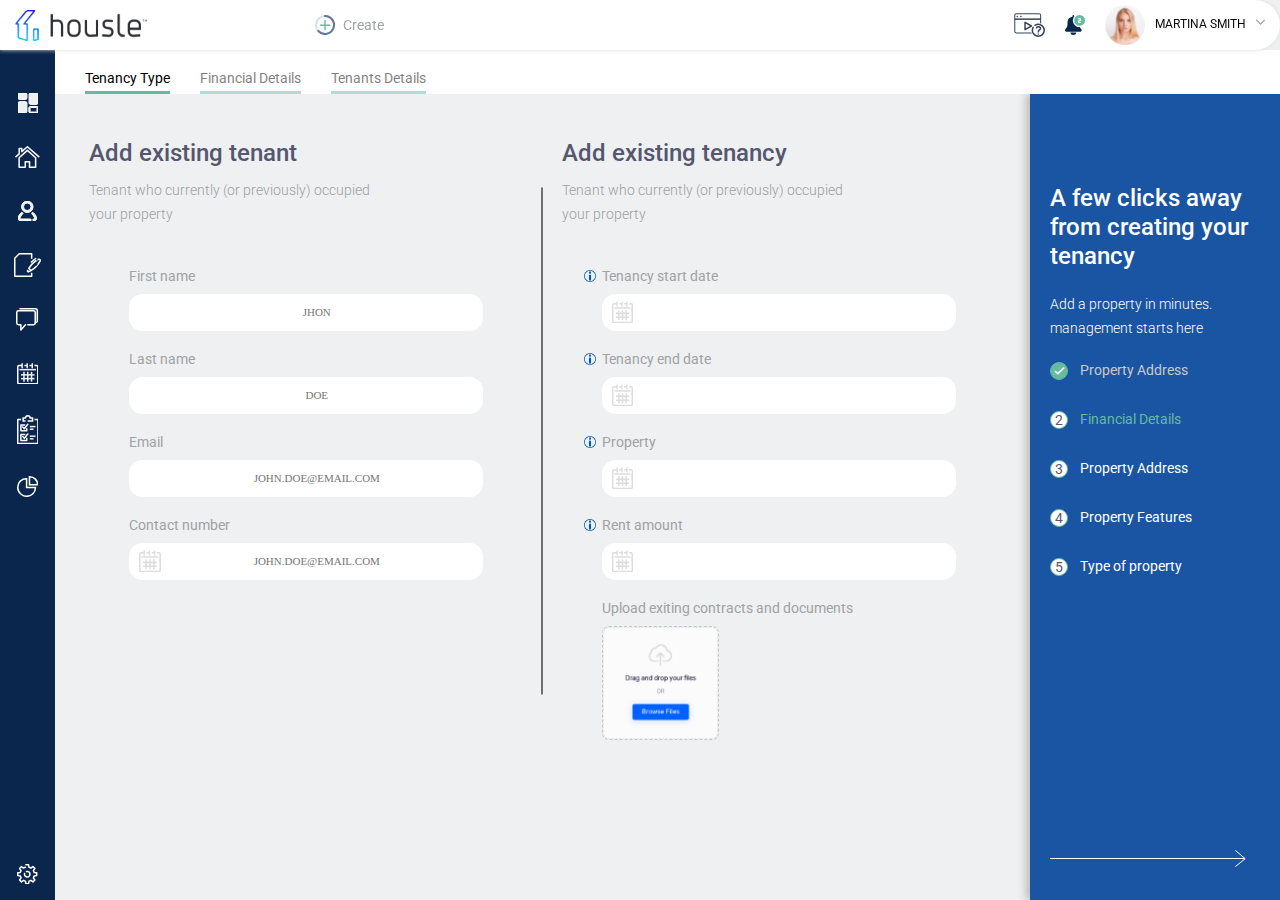
<file: existing-tenant.html>
<!doctype html>
<html lang="en">
   <head>
      <!--====== Required meta tags ======-->
      <meta charset="utf-8">
      <meta http-equiv="x-ua-compatible" content="ie=edge">
      <meta name="description" content="">
      <meta name="viewport" content="width=device-width, initial-scale=1, shrink-to-fit=no">
      <!--====== Title ======-->
      <title>Document</title>
      <!--====== Favicon Icon ======-->
      <link rel="shortcut icon" href="images/favicon.ico" type="image/png">
      <!--====== Bootstrap css ======-->
      <link rel="stylesheet" href="assets/css/bootstrap.min.css">
      <!--====== Fontawesome css ======-->
      <link rel="stylesheet" href="assets/css/all.min.css">
      <!--====== Plugins css ======-->
      <link rel="stylesheet" href="assets/css/nice-select.css">
      <link rel="stylesheet" href="assets/css/flatDatePicker.css">
      <!--====== Utilities css ======-->
      <link rel="stylesheet" href="assets/css/Util.css">
      <!--====== Main css ======-->
      <link rel="stylesheet" href="assets/css/main.css">
      <!--====== Responsive css ======-->
      <link rel="stylesheet" href="assets/css/responsive.css">
   </head>
   <body>
              <!-- Modal -->
              <div class="modal fade" id="exampleModal1" tabindex="-1" role="dialog" aria-labelledby="exampleModalLabel" aria-hidden="true">
               <div class="modal-dialog modal-design" role="document">
               <div class="modal-content">
                  <button type="button" class="close" data-dismiss="modal" aria-label="Close">
                     <span aria-hidden="true">X</span>
                     </button>
                  <div class="modal-body">
                     <div class="album-content-wrap">
                        <div class="row">
                           <div class="col-md-8">
                              <div class="album-play-field">
                                 <div class="page-title">
                                    <h2>Whats on the calendar</h2>
                                    <p>Add the property type which you will manage.  Not sure? <a href="">Get Help</a> </p>
                                 </div>
                                 <div class="play-wrap">
                                    <img src="assets/img/play-img.png" alt="">
                                 </div>
                              </div>
                           </div>
                           <div class="col-md-4">
                              <div class="album-play-list">
                                 <div class="play-list-item">
                                    <h4>Housle for contractors & trade</h4>
                                    <div class="play-list-img">
                                       <img src="assets/img/play-img.png" alt="">
                                    </div>
                                 </div> <!-- ./play-list-item -->
                                 <div class="play-list-item">
                                    <h4>Housle for contractors & trade</h4>
                                    <div class="play-list-img">
                                       <img src="assets/img/play-img.png" alt="">
                                    </div>
                                 </div> <!-- ./play-list-item -->
                                 <div class="play-list-item">
                                    <h4>Housle for contractors & trade</h4>
                                    <div class="play-list-img">
                                       <img src="assets/img/play-img.png" alt="">
                                    </div>
                                 </div> <!-- ./play-list-item -->
                                 <div class="play-list-item">
                                    <h4>Housle for contractors & trade</h4>
                                    <div class="play-list-img">
                                       <img src="assets/img/play-img.png" alt="">
                                    </div>
                                 </div> <!-- ./play-list-item -->
                                 <div class="play-list-item">
                                    <h4>Housle for contractors & trade</h4>
                                    <div class="play-list-img">
                                       <img src="assets/img/play-img.png" alt="">
                                    </div>
                                 </div> <!-- ./play-list-item -->
                                 <div class="play-list-item">
                                    <h4>Housle for contractors & trade</h4>
                                    <div class="play-list-img">
                                       <img src="assets/img/play-img.png" alt="">
                                    </div>
                                 </div> <!-- ./play-list-item -->
                                 <div class="play-list-item">
                                    <h4>Housle for contractors & trade</h4>
                                    <div class="play-list-img">
                                       <img src="assets/img/play-img.png" alt="">
                                    </div>
                                 </div> <!-- ./play-list-item -->
                                 <div class="play-list-item">
                                    <h4>Housle for contractors & trade</h4>
                                    <div class="play-list-img">
                                       <img src="assets/img/play-img.png" alt="">
                                    </div>
                                 </div> <!-- ./play-list-item -->
                                 <div class="play-list-item">
                                    <h4>Housle for contractors & trade</h4>
                                    <div class="play-list-img">
                                       <img src="assets/img/play-img.png" alt="">
                                    </div>
                                 </div> <!-- ./play-list-item -->
                                 <div class="play-list-item">
                                    <h4>Housle for contractors & trade</h4>
                                    <div class="play-list-img">
                                       <img src="assets/img/play-img.png" alt="">
                                    </div>
                                 </div> <!-- ./play-list-item -->
                              </div>
                           </div>
                        </div>
                     </div>
                  </div>
               </div>
               </div>
            </div>
      
            <header class="header-area style-2">
               <div class="container-fluid">
                  <div class="header-flex-wrap">
                     <a href="#" class="logo"><img src="assets/img/logo.svg" alt=""></a>
                     <div class="create-wrap">
                        <a href="#" class="create-btn"><img src="assets/img/create.svg" alt="">Create</a>
                        <div class="create-dropdown">
                           <a href="#" class="create-btn"><img src="assets/img/create.svg" alt="">Create</a>
                           <ul class="search-result-list cr-list">
                              <li class="active">
                                 <a href="#" class="content-adder">
                                    <div class="pff-img">
                                       <img src="assets/img/c-1.svg" alt="">
                                    </div>
                                    <span><strong>+ Add new property</strong></span>
                                 </a>
                              </li>
                              <li>
                                 <a href="#" class="content-adder">
                                    <div class="pff-img">
                                       <img src="assets/img/c-2.svg" alt="">
                                    </div>
                                    <span><strong>+ Add new tenant</strong></span>
                                 </a>
                              </li>
                              <li>
                                 <a href="#" class="content-adder">
                                    <div class="pff-img">
                                       <img src="assets/img/c-2.svg" alt="">
                                    </div>
                                    <span><strong>+ Add new owner/landlord</strong></span>
                                 </a>
                              </li>
                              <li>
                                 <a href="#" class="content-adder">
                                    <div class="pff-img">
                                       <img src="assets/img/c-3.svg" alt="">
                                    </div>
                                    <span><strong>+ Add new tenancy</strong></span>
                                 </a>
                              </li>
                              <li>
                                 <a href="#" class="content-adder">
                                    <div class="pff-img">
                                       <img src="assets/img/c-3.svg" alt="">
                                    </div>
                                    <span><strong>+ Add new account</strong></span>
                                 </a>
                              </li>
                              <li>
                                 <a href="#" class="content-adder">
                                    <div class="pff-img">
                                       <img src="assets/img/c-4.svg" alt="">
                                    </div>
                                    <span><strong>+ Add new task</strong></span>
                                 </a>
                              </li>
                              <li>
                                 <a href="#" class="content-adder">
                                    <div class="pff-img">
                                       <img src="assets/img/c-5.svg" alt="">
                                    </div>
                                    <span><strong>+ Add new Message</strong></span>
                                 </a>
                              </li>
                           </ul>
                           <div class="cancle-create">
                              <a href="#">Cancel</a>
                           </div>
                        </div>
                     </div>
                     <ul class="user-part style-2">
                        <li><a href="#" class="v-album" data-toggle="modal" data-target="#exampleModal1"><img src="assets/img/caset-icon.svg" alt=""></a></li>
                        <li><a href="#" class="notification"><img src="assets/img/bell.svg" alt=""></a></li>
                        <li><a href="#" class="user-pf"><img src="assets/img/user.png" alt=""><span>Martina smith</span><i class="fal fa-angle-down"></i></a></li>
                     </ul>
                  </div>
               </div>
            </header>
      <main>
         <div class="main-content-wrap">
            <div class="sideMenu-wrap">
               <div class="sideMenu-inner-wrap">
                  <ul class="sideMenu" id="sideMenu">
                     <li>
                        <a href="#">
                           <svg id="Group_1117" data-name="Group 1117" xmlns="http://www.w3.org/2000/svg" width="20" height="20" viewBox="0 0 20 20">
                              <path id="Path_1877" data-name="Path 1877" d="M7.516,0H1.422A1.423,1.423,0,0,0,0,1.422V5.078A1.423,1.423,0,0,0,1.422,6.5H7.516A1.423,1.423,0,0,0,8.938,5.078V1.422A1.423,1.423,0,0,0,7.516,0Z" fill="#eff0f1"/>
                              <path id="Path_1878" data-name="Path 1878" d="M7.516,213.332H1.422A1.423,1.423,0,0,0,0,214.754v8.531a1.423,1.423,0,0,0,1.422,1.422H7.516a1.423,1.423,0,0,0,1.422-1.422v-8.531A1.423,1.423,0,0,0,7.516,213.332Z" transform="translate(0 -204.707)" fill="#eff0f1"/>
                              <g id="Path_1879" data-name="Path 1879" transform="translate(-266.27 -327.832)" fill="none">
                                 <path d="M284.848,341.332h-6.094a1.423,1.423,0,0,0-1.422,1.422v3.656a1.423,1.423,0,0,0,1.422,1.422h6.094a1.423,1.423,0,0,0,1.422-1.422v-3.656A1.423,1.423,0,0,0,284.848,341.332Z" stroke="none"/>
                                 <path d="M 278.7539672851563 342.3320007324219 C 278.5213012695313 342.3320007324219 278.3320007324219 342.5213012695313 278.3320007324219 342.7539672851563 L 278.3320007324219 346.4102172851563 C 278.3320007324219 346.642822265625 278.5213012695313 346.83203125 278.7539672851563 346.83203125 L 284.8477172851563 346.83203125 C 285.080322265625 346.83203125 285.26953125 346.642822265625 285.26953125 346.4102172851563 L 285.26953125 342.7539672851563 C 285.26953125 342.5213012695313 285.080322265625 342.3320007324219 284.8477172851563 342.3320007324219 L 278.7539672851563 342.3320007324219 M 278.7539672851563 341.3320007324219 L 284.8477172851563 341.3320007324219 C 285.6317749023438 341.3320007324219 286.26953125 341.9697875976563 286.26953125 342.7539672851563 L 286.26953125 346.4102172851563 C 286.26953125 347.1942443847656 285.6317749023438 347.83203125 284.8477172851563 347.83203125 L 278.7539672851563 347.83203125 C 277.9697875976563 347.83203125 277.3320007324219 347.1942443847656 277.3320007324219 346.4102172851563 L 277.3320007324219 342.7539672851563 C 277.3320007324219 341.9697875976563 277.9697875976563 341.3320007324219 278.7539672851563 341.3320007324219 Z" stroke="none" fill="#eff0f1"/>
                              </g>
                              <path id="Path_1880" data-name="Path 1880" d="M284.848,0h-6.094a1.423,1.423,0,0,0-1.422,1.422V9.953a1.423,1.423,0,0,0,1.422,1.422h6.094a1.423,1.423,0,0,0,1.422-1.422V1.422A1.423,1.423,0,0,0,284.848,0Z" transform="translate(-266.27)" fill="#eff0f1"/>
                           </svg>
                        </a>
                        <ul class="expand-menu">
                           <li>
                              <div class="under-expand-content">
                                 <h4 class="expand-content-title">TENANCY</h4>
                                 <div class="under-expand-content-wrap">
                                    <div class="top-all-content">
                                       <ul class="sm-list">
                                          <li><a href="#">
                                             <span>View Properties</span>
                                             <span class="number-of-content">28</span>
                                             </a>
                                          </li>
                                          <li><a href="#">
                                             <span>Import Properties</span>
                                             </a>
                                          </li>
                                       </ul>
                                       <div class="create-new-teanaciy-wrap">
                                          <a href="#" class="create-new-teanacy">+ Create New Tenancy</a>
                                       </div>
                                    </div>
                                    <!-- ./top-all-content -->
                                    <div class="btm-all-content">
                                       <div class="recent-wrap">
                                          <h6>Recent</h6>
                                          <ul class="recent-activity">
                                             <li>
                                                <a href="#">
                                                   <div class="actor">
                                                      <div class="actor-img with-progress">
                                                         <img src="assets/img/p-1.png" alt="">
                                                      </div>
                                                   </div>
                                                   <span class="actor-text">55 Colleny way, London…</span>
                                                </a>
                                             </li>
                                             <li>
                                                <a href="#">
                                                   <div class="actor">
                                                      <div class="actor-img">
                                                         <img src="assets/img/p-2.png" alt="">
                                                      </div>
                                                   </div>
                                                   <span class="actor-text">Alex Johnson-Smith</span>
                                                </a>
                                             </li>
                                             <li>
                                                <a href="#">
                                                   <div class="actor">
                                                      <img src="assets/img/message.svg" alt="">
                                                   </div>
                                                   <span class="actor-text">Message: Simon smith…</span>
                                                </a>
                                             </li>
                                             <li>
                                                <a href="#">
                                                   <div class="actor">
                                                      <div class="a-folder">
                                                         <i class="fas fa-folder"></i>
                                                      </div>
                                                   </div>
                                                   <span class="actor-text">File: Simon smith…</span>
                                                </a>
                                             </li>
                                          </ul>
                                       </div>
                                       <ul class="support">
                                          <li><a href="#">Contact</a></li>
                                          <li><a href="#">support@housle.co.uk</a></li>
                                       </ul>
                                    </div>
                                    <!-- ./btm-all-conentnt -->
                                 </div>
                              </div>
                           </li>
                        </ul>
                     </li>
                     <li>
                        <a href="#">
                           <svg xmlns="http://www.w3.org/2000/svg" width="24.78" height="21.932" viewBox="0 0 24.78 21.932">
                              <g id="Group_2253" data-name="Group 2253" transform="translate(-55.441 -494.463)">
                                 <path id="Path_2076" data-name="Path 2076" d="M81.311,511.349l-8.263-7.4h-.006l-8.262,7.4V520.8h6.128v-5.375h4.274V520.8h6.128Z" transform="translate(-5.215 -5.15)" fill="none" stroke="#eff0f1" stroke-linejoin="round" stroke-width="1.5"/>
                                 <path id="Path_2077" data-name="Path 2077" d="M79.728,505.582l-11.9-10.369-5.591,4.864v-3.111H59.651v5.361l-3.716,3.254" transform="translate(0 0)" fill="none" stroke="#eff0f1" stroke-linejoin="round" stroke-miterlimit="10" stroke-width="1.5"/>
                              </g>
                           </svg>
                        </a>
                        <ul class="expand-menu">
                           <li>
                              <div class="under-expand-content">
                                 <h4 class="expand-content-title">TENANCY</h4>
                                 <div class="under-expand-content-wrap">
                                    <div class="top-all-content">
                                       <ul class="sm-list">
                                          <li><a href="#">
                                             <span>View Properties</span>
                                             <span class="number-of-content">28</span>
                                             </a>
                                          </li>
                                          <li><a href="#">
                                             <span>Import Properties</span>
                                             </a>
                                          </li>
                                       </ul>
                                       <div class="create-new-teanaciy-wrap">
                                          <a href="#" class="create-new-teanacy">+ Create New Tenancy</a>
                                       </div>
                                    </div>
                                    <!-- ./top-all-content -->
                                    <div class="btm-all-content">
                                       <div class="recent-wrap">
                                          <h6>Recent</h6>
                                          <ul class="recent-activity">
                                             <li>
                                                <a href="#">
                                                   <div class="actor">
                                                      <div class="actor-img with-progress">
                                                         <img src="assets/img/p-1.png" alt="">
                                                      </div>
                                                   </div>
                                                   <span class="actor-text">55 Colleny way, London…</span>
                                                </a>
                                             </li>
                                             <li>
                                                <a href="#">
                                                   <div class="actor">
                                                      <div class="actor-img">
                                                         <img src="assets/img/p-2.png" alt="">
                                                      </div>
                                                   </div>
                                                   <span class="actor-text">Alex Johnson-Smith</span>
                                                </a>
                                             </li>
                                             <li>
                                                <a href="#">
                                                   <div class="actor">
                                                      <img src="assets/img/message.svg" alt="">
                                                   </div>
                                                   <span class="actor-text">Message: Simon smith…</span>
                                                </a>
                                             </li>
                                             <li>
                                                <a href="#">
                                                   <div class="actor">
                                                      <div class="a-folder">
                                                         <i class="fas fa-folder"></i>
                                                      </div>
                                                   </div>
                                                   <span class="actor-text">File: Simon smith…</span>
                                                </a>
                                             </li>
                                          </ul>
                                       </div>
                                       <ul class="support">
                                          <li><a href="#">Contact</a></li>
                                          <li><a href="#">support@housle.co.uk</a></li>
                                       </ul>
                                    </div>
                                    <!-- ./btm-all-conentnt -->
                                 </div>
                              </div>
                           </li>
                        </ul>
                     </li>
                     <li>
                        <a href="#">
                           <svg xmlns="http://www.w3.org/2000/svg" width="18.572" height="20" viewBox="0 0 18.572 20">
                              <g id="Rx0rzd.tif" transform="translate(-27.269 -3.767)">
                                 <g id="Group_1118" data-name="Group 1118" transform="translate(27.269 3.767)">
                                    <path id="Path_1881" data-name="Path 1881" d="M29.793,305.582c-.167-.038-.336-.069-.5-.115a2.77,2.77,0,0,1-1.921-3.412,9.437,9.437,0,0,1,3.074-4.779,1,1,0,0,1,1.429.069.983.983,0,0,1-.137,1.436,7.51,7.51,0,0,0-2.432,3.744.782.782,0,0,0,.8,1.056q4.622,0,9.244,0a1.021,1.021,0,0,1,1.021.6.989.989,0,0,1-.663,1.369c-.038.01-.074.025-.112.038Z" transform="translate(-27.269 -285.582)" fill="#eff0f1"/>
                                    <path id="Path_1882" data-name="Path 1882" d="M366.856,305.424a1.113,1.113,0,0,1-.725-.6,1,1,0,0,1,.875-1.394.793.793,0,0,0,.755-1.142,7.512,7.512,0,0,0-2.429-3.675.97.97,0,0,1-.35-1,.925.925,0,0,1,.691-.73,1.02,1.02,0,0,1,.981.243,9.29,9.29,0,0,1,2.68,3.672,7.612,7.612,0,0,1,.443,1.441,2.742,2.742,0,0,1-2.1,3.107l-.345.078Z" transform="translate(-351.246 -285.424)" fill="#eff0f1"/>
                                    <path id="Path_1883" data-name="Path 1883" d="M119.71,15.294a5.763,5.763,0,1,1,5.776-5.7A5.758,5.758,0,0,1,119.71,15.294Zm3.782-5.766a3.78,3.78,0,1,0-3.762,3.786A3.8,3.8,0,0,0,123.492,9.528Z" transform="translate(-110.434 -3.767)" fill="#eff0f1"/>
                                 </g>
                              </g>
                           </svg>
                        </a>
                        <ul class="expand-menu">
                           <li>
                              <div class="under-expand-content">
                                 <h4 class="expand-content-title">TENANCY</h4>
                                 <div class="under-expand-content-wrap">
                                    <div class="top-all-content">
                                       <ul class="sm-list">
                                          <li><a href="#">
                                             <span>View Properties</span>
                                             <span class="number-of-content">28</span>
                                             </a>
                                          </li>
                                          <li><a href="#">
                                             <span>Import Properties</span>
                                             </a>
                                          </li>
                                       </ul>
                                       <div class="create-new-teanaciy-wrap">
                                          <a href="#" class="create-new-teanacy">+ Create New Tenancy</a>
                                       </div>
                                    </div>
                                    <!-- ./top-all-content -->
                                    <div class="btm-all-content">
                                       <div class="recent-wrap">
                                          <h6>Recent</h6>
                                          <ul class="recent-activity">
                                             <li>
                                                <a href="#">
                                                   <div class="actor">
                                                      <div class="actor-img with-progress">
                                                         <img src="assets/img/p-1.png" alt="">
                                                      </div>
                                                   </div>
                                                   <span class="actor-text">55 Colleny way, London…</span>
                                                </a>
                                             </li>
                                             <li>
                                                <a href="#">
                                                   <div class="actor">
                                                      <div class="actor-img">
                                                         <img src="assets/img/p-2.png" alt="">
                                                      </div>
                                                   </div>
                                                   <span class="actor-text">Alex Johnson-Smith</span>
                                                </a>
                                             </li>
                                             <li>
                                                <a href="#">
                                                   <div class="actor">
                                                      <img src="assets/img/message.svg" alt="">
                                                   </div>
                                                   <span class="actor-text">Message: Simon smith…</span>
                                                </a>
                                             </li>
                                             <li>
                                                <a href="#">
                                                   <div class="actor">
                                                      <div class="a-folder">
                                                         <i class="fas fa-folder"></i>
                                                      </div>
                                                   </div>
                                                   <span class="actor-text">File: Simon smith…</span>
                                                </a>
                                             </li>
                                          </ul>
                                       </div>
                                       <ul class="support">
                                          <li><a href="#">Contact</a></li>
                                          <li><a href="#">support@housle.co.uk</a></li>
                                       </ul>
                                    </div>
                                    <!-- ./btm-all-conentnt -->
                                 </div>
                              </div>
                           </li>
                        </ul>
                     </li>
                     <li>
                        <a href="#">
                           <svg xmlns="http://www.w3.org/2000/svg" width="27.034" height="23.98" viewBox="0 0 27.034 23.98">
                              <g id="Group_2678" data-name="Group 2678" transform="translate(0.75 0.75)">
                                 <g id="Group_2267" data-name="Group 2267" transform="translate(11.96 4.794)">
                                    <line id="Line_531" data-name="Line 531" x1="1.078" y2="1.078" transform="translate(0 13.065)" fill="none" stroke="#0b264d" stroke-linecap="round" stroke-miterlimit="10" stroke-width="1.5"/>
                                    <g id="Group_2266" data-name="Group 2266" transform="translate(2.138 0.618)">
                                       <path id="Path_2097" data-name="Path 2097" d="M214.483,511.085a23.3,23.3,0,0,1,9.738-9.225,1.161,1.161,0,0,1,1.185.248l.15.151a1.159,1.159,0,0,1,.25,1.183,23.481,23.481,0,0,1-9.228,9.738Z" transform="translate(-214.483 -501.788)" fill="none" stroke="#0b264d" stroke-linejoin="round" stroke-width="1.5"/>
                                    </g>
                                    <path id="Path_2098" data-name="Path 2098" d="M211.449,528.648l-.383,1.219.8.8,2.594-1.325" transform="translate(-210.293 -517.305)" fill="none" stroke="#0b264d" stroke-linejoin="round" stroke-width="1.5"/>
                                    <line id="Line_532" data-name="Line 532" x1="1.31" y1="1.481" transform="translate(8.981)" fill="none" stroke="#0b264d" stroke-linecap="round" stroke-linejoin="round" stroke-width="1.5"/>
                                    <path id="Path_2099" data-name="Path 2099" d="M220.719,503.728a26.488,26.488,0,0,1,4.337-3.448" transform="translate(-216.091 -500.264)" fill="none" stroke="#0b264d" stroke-linecap="round" stroke-linejoin="round" stroke-width="1.5"/>
                                    <line id="Line_533" data-name="Line 533" x2="1.981" y2="1.981" transform="translate(8.492 4.788)" fill="none" stroke="#0b264d" stroke-linejoin="round" stroke-width="1.5"/>
                                 </g>
                                 <g id="Group_2269" data-name="Group 2269">
                                    <g id="Group_2268" data-name="Group 2268">
                                       <path id="Path_2101" data-name="Path 2101" d="M196.089,507.213v3.5H179.176V492.7l4.463-4.462h12.45v5.011" transform="translate(-179.176 -488.233)" fill="none" stroke="#0b264d" stroke-linejoin="round" stroke-width="1.5"/>
                                    </g>
                                 </g>
                              </g>
                           </svg>
                        </a>
                        <ul class="expand-menu">
                           <li>
                              <div class="under-expand-content">
                                 <h4 class="expand-content-title">TENANCY</h4>
                                 <div class="under-expand-content-wrap">
                                    <div class="top-all-content">
                                       <ul class="sm-list">
                                          <li><a href="#">
                                             <span>View Properties</span>
                                             <span class="number-of-content">28</span>
                                             </a>
                                          </li>
                                          <li><a href="#">
                                             <span>Import Properties</span>
                                             </a>
                                          </li>
                                       </ul>
                                       <div class="create-new-teanaciy-wrap">
                                          <a href="#" class="create-new-teanacy">+ Create New Tenancy</a>
                                       </div>
                                    </div>
                                    <!-- ./top-all-content -->
                                    <div class="btm-all-content">
                                       <div class="recent-wrap">
                                          <h6>Recent</h6>
                                          <ul class="recent-activity">
                                             <li>
                                                <a href="#">
                                                   <div class="actor">
                                                      <div class="actor-img with-progress">
                                                         <img src="assets/img/p-1.png" alt="">
                                                      </div>
                                                   </div>
                                                   <span class="actor-text">55 Colleny way, London…</span>
                                                </a>
                                             </li>
                                             <li>
                                                <a href="#">
                                                   <div class="actor">
                                                      <div class="actor-img">
                                                         <img src="assets/img/p-2.png" alt="">
                                                      </div>
                                                   </div>
                                                   <span class="actor-text">Alex Johnson-Smith</span>
                                                </a>
                                             </li>
                                             <li>
                                                <a href="#">
                                                   <div class="actor">
                                                      <img src="assets/img/message.svg" alt="">
                                                   </div>
                                                   <span class="actor-text">Message: Simon smith…</span>
                                                </a>
                                             </li>
                                             <li>
                                                <a href="#">
                                                   <div class="actor">
                                                      <div class="a-folder">
                                                         <i class="fas fa-folder"></i>
                                                      </div>
                                                   </div>
                                                   <span class="actor-text">File: Simon smith…</span>
                                                </a>
                                             </li>
                                          </ul>
                                       </div>
                                       <ul class="support">
                                          <li><a href="#">Contact</a></li>
                                          <li><a href="#">support@housle.co.uk</a></li>
                                       </ul>
                                    </div>
                                    <!-- ./btm-all-conentnt -->
                                 </div>
                              </div>
                           </li>
                        </ul>
                     </li>
                     <li>
                        <a href="#">
                           <svg xmlns="http://www.w3.org/2000/svg" width="22.067" height="22.635" viewBox="0 0 22.067 22.635">
                              <g id="Group_2264" data-name="Group 2264" transform="translate(-177.705 -487.406)">
                                 <g id="Group_2263" data-name="Group 2263" transform="translate(178.455 490.231)">
                                    <path id="Path_2089" data-name="Path 2089" d="M189.569,507.99h5.637a1.732,1.732,0,0,0,1.727-1.727V495.752a1.732,1.732,0,0,0-1.727-1.727H180.181a1.731,1.731,0,0,0-1.726,1.727v10.512a1.731,1.731,0,0,0,1.726,1.727h2.4v5.095l4.576-5.095" transform="translate(-178.455 -494.025)" fill="none" stroke="#eff0f1" stroke-linecap="round" stroke-linejoin="round" stroke-width="1.5"/>
                                 </g>
                                 <path id="Path_2090" data-name="Path 2090" d="M187.593,488.156H203.2a1.732,1.732,0,0,1,1.727,1.727v10.512a1.732,1.732,0,0,1-1.727,1.727h-.241" transform="translate(-5.907)" fill="none" stroke="#eff0f1" stroke-linecap="round" stroke-linejoin="round" stroke-width="1.5"/>
                              </g>
                           </svg>
                        </a>
                        <ul class="expand-menu">
                           <li>
                              <div class="under-expand-content">
                                 <h4 class="expand-content-title">TENANCY</h4>
                                 <div class="under-expand-content-wrap">
                                    <div class="top-all-content">
                                       <ul class="sm-list">
                                          <li><a href="#">
                                             <span>View Properties</span>
                                             <span class="number-of-content">28</span>
                                             </a>
                                          </li>
                                          <li><a href="#">
                                             <span>Import Properties</span>
                                             </a>
                                          </li>
                                       </ul>
                                       <div class="create-new-teanaciy-wrap">
                                          <a href="#" class="create-new-teanacy">+ Create New Tenancy</a>
                                       </div>
                                    </div>
                                    <!-- ./top-all-content -->
                                    <div class="btm-all-content">
                                       <div class="recent-wrap">
                                          <h6>Recent</h6>
                                          <ul class="recent-activity">
                                             <li>
                                                <a href="#">
                                                   <div class="actor">
                                                      <div class="actor-img with-progress">
                                                         <img src="assets/img/p-1.png" alt="">
                                                      </div>
                                                   </div>
                                                   <span class="actor-text">55 Colleny way, London…</span>
                                                </a>
                                             </li>
                                             <li>
                                                <a href="#">
                                                   <div class="actor">
                                                      <div class="actor-img">
                                                         <img src="assets/img/p-2.png" alt="">
                                                      </div>
                                                   </div>
                                                   <span class="actor-text">Alex Johnson-Smith</span>
                                                </a>
                                             </li>
                                             <li>
                                                <a href="#">
                                                   <div class="actor">
                                                      <img src="assets/img/message.svg" alt="">
                                                   </div>
                                                   <span class="actor-text">Message: Simon smith…</span>
                                                </a>
                                             </li>
                                             <li>
                                                <a href="#">
                                                   <div class="actor">
                                                      <div class="a-folder">
                                                         <i class="fas fa-folder"></i>
                                                      </div>
                                                   </div>
                                                   <span class="actor-text">File: Simon smith…</span>
                                                </a>
                                             </li>
                                          </ul>
                                       </div>
                                       <ul class="support">
                                          <li><a href="#">Contact</a></li>
                                          <li><a href="#">support@housle.co.uk</a></li>
                                       </ul>
                                    </div>
                                    <!-- ./btm-all-conentnt -->
                                 </div>
                              </div>
                           </li>
                        </ul>
                     </li>
                     <li>
                        <a href="#">
                           <svg xmlns="http://www.w3.org/2000/svg" width="21.508" height="21.5" viewBox="0 0 21.508 21.5">
                              <g id="Group_2274" data-name="Group 2274" transform="translate(-177.162 -38.892)">
                                 <g id="Group_2274-2" data-name="Group 2274" transform="translate(177.912 39.642)">
                                    <line id="Line_534" data-name="Line 534" x2="16.518" transform="translate(1.745 5.89)" fill="none" stroke="#eff0f1" stroke-linejoin="round" stroke-width="1.5"/>
                                    <path id="Path_2103" data-name="Path 2103" d="M190.232,62.708H179.067a1.164,1.164,0,0,1-1.155-1.161V45.655a1.159,1.159,0,0,1,1.155-1.154h3.178" transform="translate(-177.912 -42.708)" fill="none" stroke="#eff0f1" stroke-linejoin="round" stroke-width="1.5"/>
                                    <path id="Path_2104" data-name="Path 2104" d="M223.23,44.5h2.128a1.158,1.158,0,0,1,1.155,1.154v7.484" transform="translate(-206.505 -42.708)" fill="none" stroke="#eff0f1" stroke-linejoin="round" stroke-width="1.5"/>
                                    <path id="Path_2105" data-name="Path 2105" d="M205.019,70.092h8.849a1.158,1.158,0,0,0,1.155-1.154V56.2" transform="translate(-195.015 -50.092)" fill="none" stroke="#eff0f1" stroke-linejoin="round" stroke-width="1.5"/>
                                    <line id="Line_535" data-name="Line 535" x2="2.768" transform="translate(11.671 1.793)" fill="none" stroke="#eff0f1" stroke-linejoin="round" stroke-width="1.5"/>
                                    <line id="Line_536" data-name="Line 536" x2="2.767" transform="translate(6.618 1.793)" fill="none" stroke="#eff0f1" stroke-linejoin="round" stroke-width="1.5"/>
                                    <line id="Line_537" data-name="Line 537" y2="3.928" transform="translate(4.412 0)" fill="none" stroke="#eff0f1" stroke-linecap="round" stroke-miterlimit="10" stroke-width="1.5"/>
                                    <line id="Line_538" data-name="Line 538" y2="3.928" transform="translate(14.518 0)" fill="none" stroke="#eff0f1" stroke-linecap="round" stroke-miterlimit="10" stroke-width="1.5"/>
                                    <line id="Line_539" data-name="Line 539" y2="3.928" transform="translate(9.465 0)" fill="none" stroke="#eff0f1" stroke-linecap="round" stroke-miterlimit="10" stroke-width="1.5"/>
                                    <line id="Line_540" data-name="Line 540" x2="13.507" transform="translate(3.218 11.11)" fill="none" stroke="#eff0f1" stroke-linejoin="round" stroke-width="1.5"/>
                                    <line id="Line_541" data-name="Line 541" x2="13.507" transform="translate(3.218 14.892)" fill="none" stroke="#eff0f1" stroke-linejoin="round" stroke-width="1.5"/>
                                    <line id="Line_542" data-name="Line 542" y1="9.757" transform="translate(10.004 8.123)" fill="none" stroke="#eff0f1" stroke-linejoin="round" stroke-width="1.5"/>
                                    <line id="Line_543" data-name="Line 543" y1="9.757" transform="translate(6.222 8.123)" fill="none" stroke="#eff0f1" stroke-linejoin="round" stroke-width="1.5"/>
                                    <line id="Line_544" data-name="Line 544" y1="9.757" transform="translate(13.785 8.123)" fill="none" stroke="#eff0f1" stroke-linejoin="round" stroke-width="1.5"/>
                                 </g>
                              </g>
                           </svg>
                        </a>
                        <ul class="expand-menu">
                           <li>
                              <div class="under-expand-content">
                                 <h4 class="expand-content-title">TENANCY</h4>
                                 <div class="under-expand-content-wrap">
                                    <div class="top-all-content">
                                       <ul class="sm-list">
                                          <li><a href="#">
                                             <span>View Properties</span>
                                             <span class="number-of-content">28</span>
                                             </a>
                                          </li>
                                          <li><a href="#">
                                             <span>Import Properties</span>
                                             </a>
                                          </li>
                                       </ul>
                                       <div class="create-new-teanaciy-wrap">
                                          <a href="#" class="create-new-teanacy">+ Create New Tenancy</a>
                                       </div>
                                    </div>
                                    <!-- ./top-all-content -->
                                    <div class="btm-all-content">
                                       <div class="recent-wrap">
                                          <h6>Recent</h6>
                                          <ul class="recent-activity">
                                             <li>
                                                <a href="#">
                                                   <div class="actor">
                                                      <div class="actor-img with-progress">
                                                         <img src="assets/img/p-1.png" alt="">
                                                      </div>
                                                   </div>
                                                   <span class="actor-text">55 Colleny way, London…</span>
                                                </a>
                                             </li>
                                             <li>
                                                <a href="#">
                                                   <div class="actor">
                                                      <div class="actor-img">
                                                         <img src="assets/img/p-2.png" alt="">
                                                      </div>
                                                   </div>
                                                   <span class="actor-text">Alex Johnson-Smith</span>
                                                </a>
                                             </li>
                                             <li>
                                                <a href="#">
                                                   <div class="actor">
                                                      <img src="assets/img/message.svg" alt="">
                                                   </div>
                                                   <span class="actor-text">Message: Simon smith…</span>
                                                </a>
                                             </li>
                                             <li>
                                                <a href="#">
                                                   <div class="actor">
                                                      <div class="a-folder">
                                                         <i class="fas fa-folder"></i>
                                                      </div>
                                                   </div>
                                                   <span class="actor-text">File: Simon smith…</span>
                                                </a>
                                             </li>
                                          </ul>
                                       </div>
                                       <ul class="support">
                                          <li><a href="#">Contact</a></li>
                                          <li><a href="#">support@housle.co.uk</a></li>
                                       </ul>
                                    </div>
                                    <!-- ./btm-all-conentnt -->
                                 </div>
                              </div>
                           </li>
                        </ul>
                     </li>
                     <li>
                        <a href="#">
                           <svg xmlns="http://www.w3.org/2000/svg" width="21.689" height="29.32" viewBox="0 0 21.689 29.32">
                              <g id="Group_2275" data-name="Group 2275" transform="translate(-49.278 -481.084)">
                                 <path id="Path_2091" data-name="Path 2091" d="M66.684,487.185h4.9v-3.043H69.225a2.351,2.351,0,0,0-4.7,0H62.167v3.043h2.421" transform="translate(-6.753)" fill="none" stroke="#eff0f1" stroke-miterlimit="10" stroke-width="1.5"/>
                                 <path id="Path_2092" data-name="Path 2092" d="M62.994,506.354v2.128H57.078v-5.917h3.814" transform="translate(-3.922 -11.532)" fill="none" stroke="#eff0f1" stroke-linecap="round" stroke-linejoin="round" stroke-width="1.5"/>
                                 <path id="Path_2093" data-name="Path 2093" d="M61.32,503.866,62.9,505.6l3.428-4.43" transform="translate(-6.282 -10.757)" fill="none" stroke="#eff0f1" stroke-linecap="round" stroke-linejoin="round" stroke-width="1.5"/>
                                 <line id="Line_525" data-name="Line 525" x2="5.709" transform="translate(62.091 492.666)" fill="none" stroke="#eff0f1" stroke-miterlimit="10" stroke-width="1.5"/>
                                 <line id="Line_526" data-name="Line 526" x2="3.675" transform="translate(62.091 495.315)" fill="none" stroke="#eff0f1" stroke-miterlimit="10" stroke-width="1.5"/>
                                 <path id="Path_2094" data-name="Path 2094" d="M62.994,527.992v2.128H57.078V524.2h3.814" transform="translate(-3.922 -23.569)" fill="none" stroke="#eff0f1" stroke-linecap="round" stroke-linejoin="round" stroke-width="1.5"/>
                                 <path id="Path_2095" data-name="Path 2095" d="M61.32,525.5l1.578,1.735,3.428-4.43" transform="translate(-6.282 -22.794)" fill="none" stroke="#eff0f1" stroke-linecap="round" stroke-linejoin="round" stroke-width="1.5"/>
                                 <line id="Line_527" data-name="Line 527" x2="5.709" transform="translate(62.091 502.268)" fill="none" stroke="#eff0f1" stroke-miterlimit="10" stroke-width="1.5"/>
                                 <line id="Line_528" data-name="Line 528" x2="3.675" transform="translate(62.091 504.916)" fill="none" stroke="#eff0f1" stroke-miterlimit="10" stroke-width="1.5"/>
                                 <path id="Path_2096" data-name="Path 2096" d="M53.459,490.282H50.028v24.071H70.217V490.282H66.84" transform="translate(0 -4.699)" fill="none" stroke="#eff0f1" stroke-linejoin="round" stroke-width="1.5"/>
                              </g>
                           </svg>
                        </a>
                        <ul class="expand-menu">
                           <li>
                              <div class="under-expand-content">
                                 <h4 class="expand-content-title">TENANCY</h4>
                                 <div class="under-expand-content-wrap">
                                    <div class="top-all-content">
                                       <ul class="sm-list">
                                          <li><a href="#">
                                             <span>View Properties</span>
                                             <span class="number-of-content">28</span>
                                             </a>
                                          </li>
                                          <li><a href="#">
                                             <span>Import Properties</span>
                                             </a>
                                          </li>
                                       </ul>
                                       <div class="create-new-teanaciy-wrap">
                                          <a href="#" class="create-new-teanacy">+ Create New Tenancy</a>
                                       </div>
                                    </div>
                                    <!-- ./top-all-content -->
                                    <div class="btm-all-content">
                                       <div class="recent-wrap">
                                          <h6>Recent</h6>
                                          <ul class="recent-activity">
                                             <li>
                                                <a href="#">
                                                   <div class="actor">
                                                      <div class="actor-img with-progress">
                                                         <img src="assets/img/p-1.png" alt="">
                                                      </div>
                                                   </div>
                                                   <span class="actor-text">55 Colleny way, London…</span>
                                                </a>
                                             </li>
                                             <li>
                                                <a href="#">
                                                   <div class="actor">
                                                      <div class="actor-img">
                                                         <img src="assets/img/p-2.png" alt="">
                                                      </div>
                                                   </div>
                                                   <span class="actor-text">Alex Johnson-Smith</span>
                                                </a>
                                             </li>
                                             <li>
                                                <a href="#">
                                                   <div class="actor">
                                                      <img src="assets/img/message.svg" alt="">
                                                   </div>
                                                   <span class="actor-text">Message: Simon smith…</span>
                                                </a>
                                             </li>
                                             <li>
                                                <a href="#">
                                                   <div class="actor">
                                                      <div class="a-folder">
                                                         <i class="fas fa-folder"></i>
                                                      </div>
                                                   </div>
                                                   <span class="actor-text">File: Simon smith…</span>
                                                </a>
                                             </li>
                                          </ul>
                                       </div>
                                       <ul class="support">
                                          <li><a href="#">Contact</a></li>
                                          <li><a href="#">support@housle.co.uk</a></li>
                                       </ul>
                                    </div>
                                    <!-- ./btm-all-conentnt -->
                                 </div>
                              </div>
                           </li>
                        </ul>
                     </li>
                     <li>
                        <a href="#">
                           <svg xmlns="http://www.w3.org/2000/svg" width="21.481" height="21.072" viewBox="0 0 21.481 21.072">
                              <g id="Group_2279" data-name="Group 2279" transform="translate(-177.45 -264.623)">
                                 <path id="Path_2108" data-name="Path 2108" d="M187.765,285.91a8.718,8.718,0,0,0,5.528,2.1c.052,0,.1,0,.156,0a8.749,8.749,0,0,0,8.749-8.749h-8.9v-9.512" transform="translate(-6.247 -3.064)" fill="none" stroke="#eff0f1" stroke-miterlimit="10" stroke-width="1.5"/>
                                 <path id="Path_2109" data-name="Path 2109" d="M186.613,271.307a8.717,8.717,0,0,0-5.564,2c-.04.033-.083.063-.121.1a8.877,8.877,0,0,0,.59,13.32" transform="translate(0 -3.876)" fill="none" stroke="#eff0f1" stroke-miterlimit="10" stroke-width="1.5"/>
                                 <path id="Path_2110" data-name="Path 2110" d="M212.037,264.629l.02,8.838H220.3a8.093,8.093,0,0,0-8.093-8.094" transform="translate(-22.114)" fill="none" stroke="#eff0f1" stroke-miterlimit="10" stroke-width="1.5"/>
                                 <path id="Path_2111" data-name="Path 2111" d="M181.186,302.123" transform="translate(-1.95 -24.003)" fill="none" stroke="#eff0f1" stroke-miterlimit="10" stroke-width="1.5"/>
                                 <path id="Path_2112" data-name="Path 2112" d="M196.349,302.447" transform="translate(-11.854 -24.215)" fill="none" stroke="#eff0f1" stroke-miterlimit="10" stroke-width="1.5"/>
                              </g>
                           </svg>
                        </a>
                        <ul class="expand-menu">
                           <li>
                              <div class="under-expand-content">
                                 <h4 class="expand-content-title">TENANCY</h4>
                                 <div class="under-expand-content-wrap">
                                    <div class="top-all-content">
                                       <ul class="sm-list">
                                          <li><a href="#">
                                             <span>View Properties</span>
                                             <span class="number-of-content">28</span>
                                             </a>
                                          </li>
                                          <li><a href="#">
                                             <span>Import Properties</span>
                                             </a>
                                          </li>
                                       </ul>
                                       <div class="create-new-teanaciy-wrap">
                                          <a href="#" class="create-new-teanacy">+ Create New Tenancy</a>
                                       </div>
                                    </div>
                                    <!-- ./top-all-content -->
                                    <div class="btm-all-content">
                                       <div class="recent-wrap">
                                          <h6>Recent</h6>
                                          <ul class="recent-activity">
                                             <li>
                                                <a href="#">
                                                   <div class="actor">
                                                      <div class="actor-img with-progress">
                                                         <img src="assets/img/p-1.png" alt="">
                                                      </div>
                                                   </div>
                                                   <span class="actor-text">55 Colleny way, London…</span>
                                                </a>
                                             </li>
                                             <li>
                                                <a href="#">
                                                   <div class="actor">
                                                      <div class="actor-img">
                                                         <img src="assets/img/p-2.png" alt="">
                                                      </div>
                                                   </div>
                                                   <span class="actor-text">Alex Johnson-Smith</span>
                                                </a>
                                             </li>
                                             <li>
                                                <a href="#">
                                                   <div class="actor">
                                                      <img src="assets/img/message.svg" alt="">
                                                   </div>
                                                   <span class="actor-text">Message: Simon smith…</span>
                                                </a>
                                             </li>
                                             <li>
                                                <a href="#">
                                                   <div class="actor">
                                                      <div class="a-folder">
                                                         <i class="fas fa-folder"></i>
                                                      </div>
                                                   </div>
                                                   <span class="actor-text">File: Simon smith…</span>
                                                </a>
                                             </li>
                                          </ul>
                                       </div>
                                       <ul class="support">
                                          <li><a href="#">Contact</a></li>
                                          <li><a href="#">support@housle.co.uk</a></li>
                                       </ul>
                                    </div>
                                    <!-- ./btm-all-conentnt -->
                                 </div>
                              </div>
                           </li>
                        </ul>
                     </li>
                     <li class="setting">
                        <a href="#">
                           <svg xmlns="http://www.w3.org/2000/svg" width="20.438" height="20.437" viewBox="0 0 20.438 20.437">
                              <g id="Group_2624" data-name="Group 2624" transform="translate(-204.052 -173.688)">
                                 <g id="Group_2277" data-name="Group 2277" transform="translate(204.802 174.438)">
                                    <g id="Group_2276" data-name="Group 2276">
                                       <path id="Path_2106" data-name="Path 2106" d="M212.5,176.975a7.144,7.144,0,0,0-1.869.773l-2.1-1.491-1.911,1.91,1.491,2.1a7.105,7.105,0,0,0-.769,1.855l-2.541.432v2.7l2.541.433a7.1,7.1,0,0,0,.777,1.868l-1.5,2.09,1.911,1.91,2.089-1.5a7.014,7.014,0,0,0,1.867.774l.433,2.543h2.7l.433-2.541a7.111,7.111,0,0,0,1.868-.776l2.089,1.5,1.91-1.91-1.5-2.09a7.085,7.085,0,0,0,.78-1.883l2.537-.417v-2.7l-2.537-.417a7.06,7.06,0,0,0-.771-1.87l1.491-2.1-1.91-1.91-2.1,1.491a7.11,7.11,0,0,0-1.87-.772l-.417-2.537h-2.7" transform="translate(-204.802 -174.438)" fill="none" stroke="#eff0f1" stroke-linecap="round" stroke-linejoin="round" stroke-width="1.5"/>
                                    </g>
                                 </g>
                                 <path id="Path_2107" data-name="Path 2107" d="M218.573,186.25a2.759,2.759,0,1,1-1.946,1.914" transform="translate(-5.018 -5.017)" fill="none" stroke="#eff0f1" stroke-linecap="round" stroke-linejoin="round" stroke-width="1.5"/>
                              </g>
                           </svg>
                        </a>
                        <ul class="expand-menu">
                           <li>
                              <div class="under-expand-content">
                                 <h4 class="expand-content-title">TENANCY</h4>
                                 <div class="under-expand-content-wrap">
                                    <div class="top-all-content">
                                       <ul class="sm-list">
                                          <li><a href="#">
                                             <span>View Properties</span>
                                             <span class="number-of-content">28</span>
                                             </a>
                                          </li>
                                          <li><a href="#">
                                             <span>Import Properties</span>
                                             </a>
                                          </li>
                                       </ul>
                                       <div class="create-new-teanaciy-wrap">
                                          <a href="#" class="create-new-teanacy">+ Create New Tenancy</a>
                                       </div>
                                    </div>
                                    <!-- ./top-all-content -->
                                    <div class="btm-all-content">
                                       <div class="recent-wrap">
                                          <h6>Recent</h6>
                                          <ul class="recent-activity">
                                             <li>
                                                <a href="#">
                                                   <div class="actor">
                                                      <div class="actor-img with-progress">
                                                         <img src="assets/img/p-1.png" alt="">
                                                      </div>
                                                   </div>
                                                   <span class="actor-text">55 Colleny way, London…</span>
                                                </a>
                                             </li>
                                             <li>
                                                <a href="#">
                                                   <div class="actor">
                                                      <div class="actor-img">
                                                         <img src="assets/img/p-2.png" alt="">
                                                      </div>
                                                   </div>
                                                   <span class="actor-text">Alex Johnson-Smith</span>
                                                </a>
                                             </li>
                                             <li>
                                                <a href="#">
                                                   <div class="actor">
                                                      <img src="assets/img/message.svg" alt="">
                                                   </div>
                                                   <span class="actor-text">Message: Simon smith…</span>
                                                </a>
                                             </li>
                                             <li>
                                                <a href="#">
                                                   <div class="actor">
                                                      <div class="a-folder">
                                                         <i class="fas fa-folder"></i>
                                                      </div>
                                                   </div>
                                                   <span class="actor-text">File: Simon smith…</span>
                                                </a>
                                             </li>
                                          </ul>
                                       </div>
                                       <ul class="support">
                                          <li><a href="#">Contact</a></li>
                                          <li><a href="#">support@housle.co.uk</a></li>
                                       </ul>
                                    </div>
                                    <!-- ./btm-all-conentnt -->
                                 </div>
                              </div>
                           </li>
                        </ul>
                     </li>
                  </ul>
               </div>
            </div>
            <!-- ./sideMenu-wrap -->
            <div class="page-main-content">
               <div class="tabContainer">
                  <nav>
                     <div class="nav nav-link-wrap" id="nav-tab" role="tablist">
                        <a class="nav-item nav-link active" id="tbOne-tab" data-toggle="tab" href="#tbOne" role="tab" aria-controls="nav-home" aria-selected="true">Tenancy Type</a>
                        <a class="nav-item nav-link" id="tbTwo-tab" data-toggle="tab" href="#tbTwo" role="tab" aria-controls="nav-profile" aria-selected="false">Financial Details</a>
                        <a class="nav-item nav-link" id="tbThree-tab" data-toggle="tab" href="#tbThree" role="tab" aria-controls="nav-contact" aria-selected="false">Tenants Details</a>
                     </div>
                  </nav>
               </div>
               <div class="left-right-flex-wrap">
                  <div class="lf-main-content">
                     <div class="tab-content" id="nav-tabContent">
                        <div class="tab-pane fade show active" id="tbOne" role="tabpanel" aria-labelledby="tbOne-tab">
                           <div class="tb-content-wrap">
                              <div class="existing-te-wrap">
                                 <div class="row">
                                    <div class="col-xl-6 tenant-column bdr-right">
                                       
                                       <div class="view-20-content tenant">
                                          <div class="page-title">
                                             <h2>Add existing tenant</h2>
                                             <p>Tenant who currently (or previously) occupied <br> 
                                                your property</p>
                                          </div>
                                          <div class="selection-input-wrap for-date">
                                             <label for="">First name</label>
                                             <div class="selection-input">
                                                <input type="text" placeholder="Jhon">
                                             </div>
                                          </div>
                                          <div class="selection-input-wrap for-date">
                                             <label for="">Last name</label>
                                             <div class="selection-input">
                                                <input type="text" placeholder="Doe">
                                             </div>
                                          </div>
                                          <div class="selection-input-wrap for-date">
                                             <label for="">Email</label>
                                             <div class="selection-input">
                                                <input type="text" placeholder="John.doe@email.com">
                                             </div>
                                          </div>
                                          
                                          <div class="selection-input-wrap for-date">
                                             <label for="">Contact number</label>
                                             <div class="selection-input">
                                                <input type="text" placeholder="John.doe@email.com">
                                                <span class="cal-icon"><img src="assets/img/cal.svg" alt=""></span>
                                             </div>
                                          </div>
                                       </div>
                                    </div>
                                    <div class="col-xl-6">
                                       <div class="date-20-content tenant">
                                          <div class="page-title">
                                             <h2>Add existing tenancy</h2>
                                             <p>Tenant who currently (or previously) occupied  <br>
                                                your property</p>
                                          </div>
                                          <div class="selection-input-wrap for-date">
                                             <label for=""><img src="assets/img/ii.svg" alt=""> Tenancy start date  </label>
                                             <div class="selection-input">
                                                <input type="text" class="dateOne flatpickr-input" readonly="readonly">
                                                <span class="cal-icon"><img src="assets/img/cal.svg" alt=""></span>
                                             </div>
                                          </div>
                                          <div class="selection-input-wrap for-date">
                                             <label for=""><img src="assets/img/ii.svg" alt=""> Tenancy end date  </label>
                                             <div class="selection-input">
                                                <input type="text" class="dateOne flatpickr-input" readonly="readonly">
                                                <span class="cal-icon"><img src="assets/img/cal.svg" alt=""></span>
                                             </div>
                                          </div>
                                          <div class="selection-input-wrap for-date">
                                             <label for=""><img src="assets/img/ii.svg" alt=""> Property  </label>
                                             <div class="selection-input">
                                                <input type="text" class="dateOne flatpickr-input" readonly="readonly">
                                                <span class="cal-icon"><img src="assets/img/cal.svg" alt=""></span>
                                             </div>
                                          </div>
                                          <div class="selection-input-wrap for-date">
                                             <label for=""><img src="assets/img/ii.svg" alt=""> Rent amount  </label>
                                             <div class="selection-input">
                                                <input type="text" class="dateOne flatpickr-input" readonly="readonly">
                                                <span class="cal-icon"><img src="assets/img/cal.svg" alt=""></span>
                                             </div>
                                          </div>
                                          <div class="selection-input-wrap for-date">
                                             <label for="">Upload exiting contracts and documents</label>
                                             <label for="upload-file" class="upload-btn">
                                                <input type="file" id="upload-file">
                                                <img src="assets/img/up-img.png" alt="">
                                             </label>
                                          </div>
                                       </div>
                                    </div>
                                 </div>
                              </div>
                           </div>
                        </div>
                        <div class="tab-pane fade" id="tbTwo" role="tabpanel" aria-labelledby="tbTwo-tab">
                           <div class="tb-content-wrap">
                              ...
                           </div>
                        </div>
                        <div class="tab-pane fade" id="tbThree" role="tabpanel" aria-labelledby="tbThree-tab">
                           <div class="tb-content-wrap">
                              ...
                           </div>
                        </div>
                     </div>
                  </div>
                  <!-- ./lf-main-content -->
                  <div class="right-sidebar-wrap">
                     <span class="backSidebar"><i class="fas fa-caret-square-left"></i></span>
                     <div class="right-sidebar-inner">
                        <h2>A few clicks away
                           from creating your 
                           tenancy
                        </h2>
                        <p>Add a property in minutes.
                           management starts here
                        </p>
                        <ul class="side-list">
                           <li class="check">Property Address</li>
                           <li class="active">Financial Details</li>
                           <li>Property Address</li>
                           <li>Property Features</li>
                           <li>Type of property</li>
                        </ul>
                        <a href="#" class="long-long-arrow"><img src="assets/img/long-arrow.svg" alt=""></a>
                     </div>
                  </div>
                  <!--./right-sidebar-wrap -->
               </div>
               <!-- ./left-right-flex-wrap -->
            </div>
         </div>
         <!-- ./main-content-wrap -->
      </main>
      <!--====== jquery js ======-->
      <script src="assets/js/vendor/modernizr-3.6.0.min.js"></script>
      <script src="assets/js/vendor/jquery-1.12.4.min.js"></script>
      <!--====== Bootstrap js ======-->
      <script src="assets/js/bootstrap.min.js"></script>
      <!--====== Plugins js ======-->
      <script src="assets/js/jquery.nice-select.min.js"></script>
      <script src="assets/js/flatDatePicker.js"></script>

      <script>
         $(".dateOne").flatpickr();
      </script>


      <!--====== Main js ======-->
      <script src="assets/js/main.js"></script>
   </body>
</html>
</file>
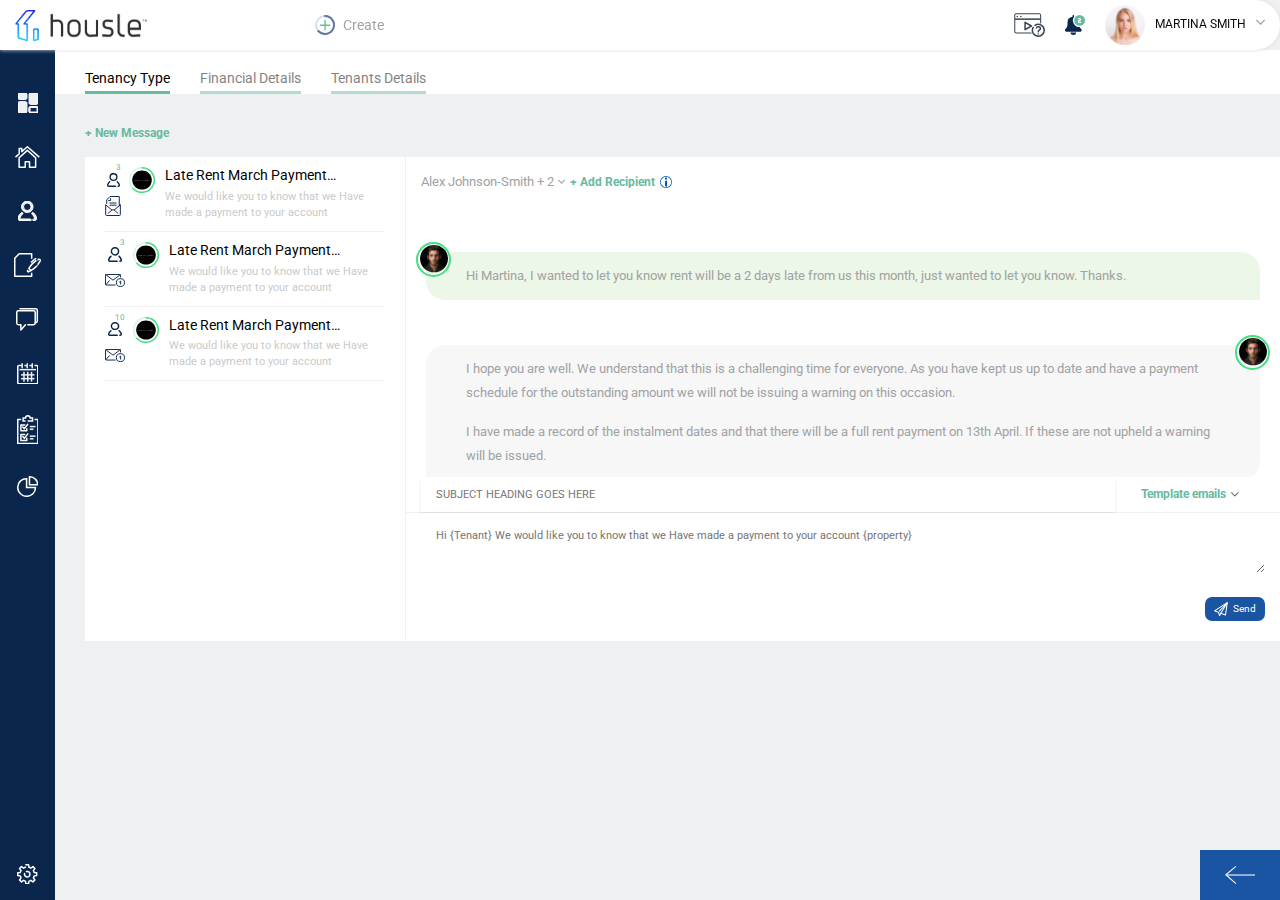
<file: message.html>
<!doctype html>
<html lang="en">
   <head>
      <!--====== Required meta tags ======-->
      <meta charset="utf-8">
      <meta http-equiv="x-ua-compatible" content="ie=edge">
      <meta name="description" content="">
      <meta name="viewport" content="width=device-width, initial-scale=1, shrink-to-fit=no">
      <!--====== Title ======-->
      <title>Document</title>
      <!--====== Favicon Icon ======-->
      <link rel="shortcut icon" href="images/favicon.ico" type="image/png">
      <!--====== Bootstrap css ======-->
      <link rel="stylesheet" href="assets/css/bootstrap.min.css">
      <!--====== Fontawesome css ======-->
      <link rel="stylesheet" href="assets/css/all.min.css">
      <!--====== Plugins css ======-->
      <link rel="stylesheet" href="assets/css/nice-select.css">
      <link rel="stylesheet" href="assets/css/flatDatePicker.css">
      <!--====== Utilities css ======-->
      <link rel="stylesheet" href="assets/css/Util.css">
      <!--====== Main css ======-->
      <link rel="stylesheet" href="assets/css/main.css">
      <!--====== Responsive css ======-->
      <link rel="stylesheet" href="assets/css/responsive.css">
   </head>
   <body>

            <!-- Modal for video -->
            <div class="modal fade" id="exampleModal1" tabindex="-1" role="dialog" aria-labelledby="exampleModalLabel" aria-hidden="true">
               <div class="modal-dialog modal-design" role="document">
               <div class="modal-content">
                  <button type="button" class="close" data-dismiss="modal" aria-label="Close">
                     <span aria-hidden="true">X</span>
                     </button>
                  <div class="modal-body">
                     <div class="album-content-wrap">
                        <div class="row">
                           <div class="col-md-8">
                              <div class="album-play-field">
                                 <div class="page-title">
                                    <h2>Whats on the calendar</h2>
                                    <p>Add the property type which you will manage.  Not sure? <a href="">Get Help</a> </p>
                                 </div>
                                 <div class="play-wrap">
                                    <img src="assets/img/play-img.png" alt="">
                                 </div>
                              </div>
                           </div>
                           <div class="col-md-4">
                              <div class="album-play-list">
                                 <div class="play-list-item">
                                    <h4>Housle for contractors & trade</h4>
                                    <div class="play-list-img">
                                       <img src="assets/img/play-img.png" alt="">
                                    </div>
                                 </div> <!-- ./play-list-item -->
                                 <div class="play-list-item">
                                    <h4>Housle for contractors & trade</h4>
                                    <div class="play-list-img">
                                       <img src="assets/img/play-img.png" alt="">
                                    </div>
                                 </div> <!-- ./play-list-item -->
                                 <div class="play-list-item">
                                    <h4>Housle for contractors & trade</h4>
                                    <div class="play-list-img">
                                       <img src="assets/img/play-img.png" alt="">
                                    </div>
                                 </div> <!-- ./play-list-item -->
                                 <div class="play-list-item">
                                    <h4>Housle for contractors & trade</h4>
                                    <div class="play-list-img">
                                       <img src="assets/img/play-img.png" alt="">
                                    </div>
                                 </div> <!-- ./play-list-item -->
                                 <div class="play-list-item">
                                    <h4>Housle for contractors & trade</h4>
                                    <div class="play-list-img">
                                       <img src="assets/img/play-img.png" alt="">
                                    </div>
                                 </div> <!-- ./play-list-item -->
                                 <div class="play-list-item">
                                    <h4>Housle for contractors & trade</h4>
                                    <div class="play-list-img">
                                       <img src="assets/img/play-img.png" alt="">
                                    </div>
                                 </div> <!-- ./play-list-item -->
                                 <div class="play-list-item">
                                    <h4>Housle for contractors & trade</h4>
                                    <div class="play-list-img">
                                       <img src="assets/img/play-img.png" alt="">
                                    </div>
                                 </div> <!-- ./play-list-item -->
                                 <div class="play-list-item">
                                    <h4>Housle for contractors & trade</h4>
                                    <div class="play-list-img">
                                       <img src="assets/img/play-img.png" alt="">
                                    </div>
                                 </div> <!-- ./play-list-item -->
                                 <div class="play-list-item">
                                    <h4>Housle for contractors & trade</h4>
                                    <div class="play-list-img">
                                       <img src="assets/img/play-img.png" alt="">
                                    </div>
                                 </div> <!-- ./play-list-item -->
                                 <div class="play-list-item">
                                    <h4>Housle for contractors & trade</h4>
                                    <div class="play-list-img">
                                       <img src="assets/img/play-img.png" alt="">
                                    </div>
                                 </div> <!-- ./play-list-item -->
                              </div>
                           </div>
                        </div>
                     </div>
                  </div>
               </div>
               </div>
            </div>


              <!-- Modal for eamil template  -->
            <div class="modal fade" id="exampleModal2" tabindex="-1" role="dialog" aria-labelledby="exampleModalLabel" aria-hidden="true">
               <div class="modal-dialog modal-design" role="document">
               <div class="modal-content">
                  <button type="button" class="close" data-dismiss="modal" aria-label="Close">
                     <span aria-hidden="true">X</span>
                     </button>
                  <div class="modal-body">
                     <div class="album-content-wrap">
                        <div class="row">
                           <div class="col-12">
                              <div class="album-play-field">
                                 <div class="album-play-field mail-fm">
                                    <div class="page-title">
                                       <h2>Email Template</h2>
                                       <p>Quickly learn about creating templates by using tags like {FName}.  Not sure?  <a href="">Get Help</a> </p>
                                    </div>
                                    <div class="new-mail-form">
                                       <div class="input-inside">
                                          <input type="text" placeholder="SUBJECT HEADING TEMPLATE HERE ">
                                       </div>
                                       <div class="input-inside">
                                          <textarea name="" id="" cols="30" rows="10"></textarea>
                                       </div>
                                       <div class="save-btn">
                                          <a href="#">Save</a>
                                       </div>
                                    </div>
                                 </div>
                              </div>
                           </div>
                        </div>
                     </div>
                  </div>
               </div>
               </div>
            </div>



            <header class="header-area style-2">
               <div class="container-fluid">
                  <div class="header-flex-wrap">
                     <a href="#" class="logo"><img src="assets/img/logo.svg" alt=""></a>
                     <div class="create-wrap">
                        <a href="#" class="create-btn"><img src="assets/img/create.svg" alt="">Create</a>
                        <div class="create-dropdown">
                           <a href="#" class="create-btn"><img src="assets/img/create.svg" alt="">Create</a>
                           <ul class="search-result-list cr-list">
                              <li class="active">
                                 <a href="#" class="content-adder">
                                    <div class="pff-img">
                                       <img src="assets/img/c-1.svg" alt="">
                                    </div>
                                    <span><strong>+ Add new property</strong></span>
                                 </a>
                              </li>
                              <li>
                                 <a href="#" class="content-adder">
                                    <div class="pff-img">
                                       <img src="assets/img/c-2.svg" alt="">
                                    </div>
                                    <span><strong>+ Add new tenant</strong></span>
                                 </a>
                              </li>
                              <li>
                                 <a href="#" class="content-adder">
                                    <div class="pff-img">
                                       <img src="assets/img/c-2.svg" alt="">
                                    </div>
                                    <span><strong>+ Add new owner/landlord</strong></span>
                                 </a>
                              </li>
                              <li>
                                 <a href="#" class="content-adder">
                                    <div class="pff-img">
                                       <img src="assets/img/c-3.svg" alt="">
                                    </div>
                                    <span><strong>+ Add new tenancy</strong></span>
                                 </a>
                              </li>
                              <li>
                                 <a href="#" class="content-adder">
                                    <div class="pff-img">
                                       <img src="assets/img/c-3.svg" alt="">
                                    </div>
                                    <span><strong>+ Add new account</strong></span>
                                 </a>
                              </li>
                              <li>
                                 <a href="#" class="content-adder">
                                    <div class="pff-img">
                                       <img src="assets/img/c-4.svg" alt="">
                                    </div>
                                    <span><strong>+ Add new task</strong></span>
                                 </a>
                              </li>
                              <li>
                                 <a href="#" class="content-adder">
                                    <div class="pff-img">
                                       <img src="assets/img/c-5.svg" alt="">
                                    </div>
                                    <span><strong>+ Add new Message</strong></span>
                                 </a>
                              </li>
                           </ul>
                           <div class="cancle-create">
                              <a href="#">Cancel</a>
                           </div>
                        </div>
                     </div>
                     <ul class="user-part style-2">
                        <li><a href="#" class="v-album" data-toggle="modal" data-target="#exampleModal1"><img src="assets/img/caset-icon.svg" alt=""></a></li>
                        <li><a href="#" class="notification"><img src="assets/img/bell.svg" alt=""></a></li>
                        <li><a href="#" class="user-pf"><img src="assets/img/user.png" alt=""><span>Martina smith</span><i class="fal fa-angle-down"></i></a></li>
                     </ul>
                  </div>
               </div>
            </header>
      <main>
         <div class="main-content-wrap">
            <div class="sideMenu-wrap">
               <div class="sideMenu-inner-wrap">
                  <ul class="sideMenu" id="sideMenu">
                     <li>
                        <a href="#">
                           <svg id="Group_1117" data-name="Group 1117" xmlns="http://www.w3.org/2000/svg" width="20" height="20" viewBox="0 0 20 20">
                              <path id="Path_1877" data-name="Path 1877" d="M7.516,0H1.422A1.423,1.423,0,0,0,0,1.422V5.078A1.423,1.423,0,0,0,1.422,6.5H7.516A1.423,1.423,0,0,0,8.938,5.078V1.422A1.423,1.423,0,0,0,7.516,0Z" fill="#eff0f1"/>
                              <path id="Path_1878" data-name="Path 1878" d="M7.516,213.332H1.422A1.423,1.423,0,0,0,0,214.754v8.531a1.423,1.423,0,0,0,1.422,1.422H7.516a1.423,1.423,0,0,0,1.422-1.422v-8.531A1.423,1.423,0,0,0,7.516,213.332Z" transform="translate(0 -204.707)" fill="#eff0f1"/>
                              <g id="Path_1879" data-name="Path 1879" transform="translate(-266.27 -327.832)" fill="none">
                                 <path d="M284.848,341.332h-6.094a1.423,1.423,0,0,0-1.422,1.422v3.656a1.423,1.423,0,0,0,1.422,1.422h6.094a1.423,1.423,0,0,0,1.422-1.422v-3.656A1.423,1.423,0,0,0,284.848,341.332Z" stroke="none"/>
                                 <path d="M 278.7539672851563 342.3320007324219 C 278.5213012695313 342.3320007324219 278.3320007324219 342.5213012695313 278.3320007324219 342.7539672851563 L 278.3320007324219 346.4102172851563 C 278.3320007324219 346.642822265625 278.5213012695313 346.83203125 278.7539672851563 346.83203125 L 284.8477172851563 346.83203125 C 285.080322265625 346.83203125 285.26953125 346.642822265625 285.26953125 346.4102172851563 L 285.26953125 342.7539672851563 C 285.26953125 342.5213012695313 285.080322265625 342.3320007324219 284.8477172851563 342.3320007324219 L 278.7539672851563 342.3320007324219 M 278.7539672851563 341.3320007324219 L 284.8477172851563 341.3320007324219 C 285.6317749023438 341.3320007324219 286.26953125 341.9697875976563 286.26953125 342.7539672851563 L 286.26953125 346.4102172851563 C 286.26953125 347.1942443847656 285.6317749023438 347.83203125 284.8477172851563 347.83203125 L 278.7539672851563 347.83203125 C 277.9697875976563 347.83203125 277.3320007324219 347.1942443847656 277.3320007324219 346.4102172851563 L 277.3320007324219 342.7539672851563 C 277.3320007324219 341.9697875976563 277.9697875976563 341.3320007324219 278.7539672851563 341.3320007324219 Z" stroke="none" fill="#eff0f1"/>
                              </g>
                              <path id="Path_1880" data-name="Path 1880" d="M284.848,0h-6.094a1.423,1.423,0,0,0-1.422,1.422V9.953a1.423,1.423,0,0,0,1.422,1.422h6.094a1.423,1.423,0,0,0,1.422-1.422V1.422A1.423,1.423,0,0,0,284.848,0Z" transform="translate(-266.27)" fill="#eff0f1"/>
                           </svg>
                        </a>
                        <ul class="expand-menu">
                           <li>
                              <div class="under-expand-content">
                                 <h4 class="expand-content-title">TENANCY</h4>
                                 <div class="under-expand-content-wrap">
                                    <div class="top-all-content">
                                       <ul class="sm-list">
                                          <li><a href="#">
                                             <span>View Properties</span>
                                             <span class="number-of-content">28</span>
                                             </a>
                                          </li>
                                          <li><a href="#">
                                             <span>Import Properties</span>
                                             </a>
                                          </li>
                                       </ul>
                                       <div class="create-new-teanaciy-wrap">
                                          <a href="#" class="create-new-teanacy">+ Create New Tenancy</a>
                                       </div>
                                    </div>
                                    <!-- ./top-all-content -->
                                    <div class="btm-all-content">
                                       <div class="recent-wrap">
                                          <h6>Recent</h6>
                                          <ul class="recent-activity">
                                             <li>
                                                <a href="#">
                                                   <div class="actor">
                                                      <div class="actor-img with-progress">
                                                         <img src="assets/img/p-1.png" alt="">
                                                      </div>
                                                   </div>
                                                   <span class="actor-text">55 Colleny way, London…</span>
                                                </a>
                                             </li>
                                             <li>
                                                <a href="#">
                                                   <div class="actor">
                                                      <div class="actor-img">
                                                         <img src="assets/img/p-2.png" alt="">
                                                      </div>
                                                   </div>
                                                   <span class="actor-text">Alex Johnson-Smith</span>
                                                </a>
                                             </li>
                                             <li>
                                                <a href="#">
                                                   <div class="actor">
                                                      <img src="assets/img/message.svg" alt="">
                                                   </div>
                                                   <span class="actor-text">Message: Simon smith…</span>
                                                </a>
                                             </li>
                                             <li>
                                                <a href="#">
                                                   <div class="actor">
                                                      <div class="a-folder">
                                                         <i class="fas fa-folder"></i>
                                                      </div>
                                                   </div>
                                                   <span class="actor-text">File: Simon smith…</span>
                                                </a>
                                             </li>
                                          </ul>
                                       </div>
                                       <ul class="support">
                                          <li><a href="#">Contact</a></li>
                                          <li><a href="#">support@housle.co.uk</a></li>
                                       </ul>
                                    </div>
                                    <!-- ./btm-all-conentnt -->
                                 </div>
                              </div>
                           </li>
                        </ul>
                     </li>
                     <li>
                        <a href="#">
                           <svg xmlns="http://www.w3.org/2000/svg" width="24.78" height="21.932" viewBox="0 0 24.78 21.932">
                              <g id="Group_2253" data-name="Group 2253" transform="translate(-55.441 -494.463)">
                                 <path id="Path_2076" data-name="Path 2076" d="M81.311,511.349l-8.263-7.4h-.006l-8.262,7.4V520.8h6.128v-5.375h4.274V520.8h6.128Z" transform="translate(-5.215 -5.15)" fill="none" stroke="#eff0f1" stroke-linejoin="round" stroke-width="1.5"/>
                                 <path id="Path_2077" data-name="Path 2077" d="M79.728,505.582l-11.9-10.369-5.591,4.864v-3.111H59.651v5.361l-3.716,3.254" transform="translate(0 0)" fill="none" stroke="#eff0f1" stroke-linejoin="round" stroke-miterlimit="10" stroke-width="1.5"/>
                              </g>
                           </svg>
                        </a>
                        <ul class="expand-menu">
                           <li>
                              <div class="under-expand-content">
                                 <h4 class="expand-content-title">TENANCY</h4>
                                 <div class="under-expand-content-wrap">
                                    <div class="top-all-content">
                                       <ul class="sm-list">
                                          <li><a href="#">
                                             <span>View Properties</span>
                                             <span class="number-of-content">28</span>
                                             </a>
                                          </li>
                                          <li><a href="#">
                                             <span>Import Properties</span>
                                             </a>
                                          </li>
                                       </ul>
                                       <div class="create-new-teanaciy-wrap">
                                          <a href="#" class="create-new-teanacy">+ Create New Tenancy</a>
                                       </div>
                                    </div>
                                    <!-- ./top-all-content -->
                                    <div class="btm-all-content">
                                       <div class="recent-wrap">
                                          <h6>Recent</h6>
                                          <ul class="recent-activity">
                                             <li>
                                                <a href="#">
                                                   <div class="actor">
                                                      <div class="actor-img with-progress">
                                                         <img src="assets/img/p-1.png" alt="">
                                                      </div>
                                                   </div>
                                                   <span class="actor-text">55 Colleny way, London…</span>
                                                </a>
                                             </li>
                                             <li>
                                                <a href="#">
                                                   <div class="actor">
                                                      <div class="actor-img">
                                                         <img src="assets/img/p-2.png" alt="">
                                                      </div>
                                                   </div>
                                                   <span class="actor-text">Alex Johnson-Smith</span>
                                                </a>
                                             </li>
                                             <li>
                                                <a href="#">
                                                   <div class="actor">
                                                      <img src="assets/img/message.svg" alt="">
                                                   </div>
                                                   <span class="actor-text">Message: Simon smith…</span>
                                                </a>
                                             </li>
                                             <li>
                                                <a href="#">
                                                   <div class="actor">
                                                      <div class="a-folder">
                                                         <i class="fas fa-folder"></i>
                                                      </div>
                                                   </div>
                                                   <span class="actor-text">File: Simon smith…</span>
                                                </a>
                                             </li>
                                          </ul>
                                       </div>
                                       <ul class="support">
                                          <li><a href="#">Contact</a></li>
                                          <li><a href="#">support@housle.co.uk</a></li>
                                       </ul>
                                    </div>
                                    <!-- ./btm-all-conentnt -->
                                 </div>
                              </div>
                           </li>
                        </ul>
                     </li>
                     <li>
                        <a href="#">
                           <svg xmlns="http://www.w3.org/2000/svg" width="18.572" height="20" viewBox="0 0 18.572 20">
                              <g id="Rx0rzd.tif" transform="translate(-27.269 -3.767)">
                                 <g id="Group_1118" data-name="Group 1118" transform="translate(27.269 3.767)">
                                    <path id="Path_1881" data-name="Path 1881" d="M29.793,305.582c-.167-.038-.336-.069-.5-.115a2.77,2.77,0,0,1-1.921-3.412,9.437,9.437,0,0,1,3.074-4.779,1,1,0,0,1,1.429.069.983.983,0,0,1-.137,1.436,7.51,7.51,0,0,0-2.432,3.744.782.782,0,0,0,.8,1.056q4.622,0,9.244,0a1.021,1.021,0,0,1,1.021.6.989.989,0,0,1-.663,1.369c-.038.01-.074.025-.112.038Z" transform="translate(-27.269 -285.582)" fill="#eff0f1"/>
                                    <path id="Path_1882" data-name="Path 1882" d="M366.856,305.424a1.113,1.113,0,0,1-.725-.6,1,1,0,0,1,.875-1.394.793.793,0,0,0,.755-1.142,7.512,7.512,0,0,0-2.429-3.675.97.97,0,0,1-.35-1,.925.925,0,0,1,.691-.73,1.02,1.02,0,0,1,.981.243,9.29,9.29,0,0,1,2.68,3.672,7.612,7.612,0,0,1,.443,1.441,2.742,2.742,0,0,1-2.1,3.107l-.345.078Z" transform="translate(-351.246 -285.424)" fill="#eff0f1"/>
                                    <path id="Path_1883" data-name="Path 1883" d="M119.71,15.294a5.763,5.763,0,1,1,5.776-5.7A5.758,5.758,0,0,1,119.71,15.294Zm3.782-5.766a3.78,3.78,0,1,0-3.762,3.786A3.8,3.8,0,0,0,123.492,9.528Z" transform="translate(-110.434 -3.767)" fill="#eff0f1"/>
                                 </g>
                              </g>
                           </svg>
                        </a>
                        <ul class="expand-menu">
                           <li>
                              <div class="under-expand-content">
                                 <h4 class="expand-content-title">TENANCY</h4>
                                 <div class="under-expand-content-wrap">
                                    <div class="top-all-content">
                                       <ul class="sm-list">
                                          <li><a href="#">
                                             <span>View Properties</span>
                                             <span class="number-of-content">28</span>
                                             </a>
                                          </li>
                                          <li><a href="#">
                                             <span>Import Properties</span>
                                             </a>
                                          </li>
                                       </ul>
                                       <div class="create-new-teanaciy-wrap">
                                          <a href="#" class="create-new-teanacy">+ Create New Tenancy</a>
                                       </div>
                                    </div>
                                    <!-- ./top-all-content -->
                                    <div class="btm-all-content">
                                       <div class="recent-wrap">
                                          <h6>Recent</h6>
                                          <ul class="recent-activity">
                                             <li>
                                                <a href="#">
                                                   <div class="actor">
                                                      <div class="actor-img with-progress">
                                                         <img src="assets/img/p-1.png" alt="">
                                                      </div>
                                                   </div>
                                                   <span class="actor-text">55 Colleny way, London…</span>
                                                </a>
                                             </li>
                                             <li>
                                                <a href="#">
                                                   <div class="actor">
                                                      <div class="actor-img">
                                                         <img src="assets/img/p-2.png" alt="">
                                                      </div>
                                                   </div>
                                                   <span class="actor-text">Alex Johnson-Smith</span>
                                                </a>
                                             </li>
                                             <li>
                                                <a href="#">
                                                   <div class="actor">
                                                      <img src="assets/img/message.svg" alt="">
                                                   </div>
                                                   <span class="actor-text">Message: Simon smith…</span>
                                                </a>
                                             </li>
                                             <li>
                                                <a href="#">
                                                   <div class="actor">
                                                      <div class="a-folder">
                                                         <i class="fas fa-folder"></i>
                                                      </div>
                                                   </div>
                                                   <span class="actor-text">File: Simon smith…</span>
                                                </a>
                                             </li>
                                          </ul>
                                       </div>
                                       <ul class="support">
                                          <li><a href="#">Contact</a></li>
                                          <li><a href="#">support@housle.co.uk</a></li>
                                       </ul>
                                    </div>
                                    <!-- ./btm-all-conentnt -->
                                 </div>
                              </div>
                           </li>
                        </ul>
                     </li>
                     <li>
                        <a href="#">
                           <svg xmlns="http://www.w3.org/2000/svg" width="27.034" height="23.98" viewBox="0 0 27.034 23.98">
                              <g id="Group_2678" data-name="Group 2678" transform="translate(0.75 0.75)">
                                 <g id="Group_2267" data-name="Group 2267" transform="translate(11.96 4.794)">
                                    <line id="Line_531" data-name="Line 531" x1="1.078" y2="1.078" transform="translate(0 13.065)" fill="none" stroke="#0b264d" stroke-linecap="round" stroke-miterlimit="10" stroke-width="1.5"/>
                                    <g id="Group_2266" data-name="Group 2266" transform="translate(2.138 0.618)">
                                       <path id="Path_2097" data-name="Path 2097" d="M214.483,511.085a23.3,23.3,0,0,1,9.738-9.225,1.161,1.161,0,0,1,1.185.248l.15.151a1.159,1.159,0,0,1,.25,1.183,23.481,23.481,0,0,1-9.228,9.738Z" transform="translate(-214.483 -501.788)" fill="none" stroke="#0b264d" stroke-linejoin="round" stroke-width="1.5"/>
                                    </g>
                                    <path id="Path_2098" data-name="Path 2098" d="M211.449,528.648l-.383,1.219.8.8,2.594-1.325" transform="translate(-210.293 -517.305)" fill="none" stroke="#0b264d" stroke-linejoin="round" stroke-width="1.5"/>
                                    <line id="Line_532" data-name="Line 532" x1="1.31" y1="1.481" transform="translate(8.981)" fill="none" stroke="#0b264d" stroke-linecap="round" stroke-linejoin="round" stroke-width="1.5"/>
                                    <path id="Path_2099" data-name="Path 2099" d="M220.719,503.728a26.488,26.488,0,0,1,4.337-3.448" transform="translate(-216.091 -500.264)" fill="none" stroke="#0b264d" stroke-linecap="round" stroke-linejoin="round" stroke-width="1.5"/>
                                    <line id="Line_533" data-name="Line 533" x2="1.981" y2="1.981" transform="translate(8.492 4.788)" fill="none" stroke="#0b264d" stroke-linejoin="round" stroke-width="1.5"/>
                                 </g>
                                 <g id="Group_2269" data-name="Group 2269">
                                    <g id="Group_2268" data-name="Group 2268">
                                       <path id="Path_2101" data-name="Path 2101" d="M196.089,507.213v3.5H179.176V492.7l4.463-4.462h12.45v5.011" transform="translate(-179.176 -488.233)" fill="none" stroke="#0b264d" stroke-linejoin="round" stroke-width="1.5"/>
                                    </g>
                                 </g>
                              </g>
                           </svg>
                        </a>
                        <ul class="expand-menu">
                           <li>
                              <div class="under-expand-content">
                                 <h4 class="expand-content-title">TENANCY</h4>
                                 <div class="under-expand-content-wrap">
                                    <div class="top-all-content">
                                       <ul class="sm-list">
                                          <li><a href="#">
                                             <span>View Properties</span>
                                             <span class="number-of-content">28</span>
                                             </a>
                                          </li>
                                          <li><a href="#">
                                             <span>Import Properties</span>
                                             </a>
                                          </li>
                                       </ul>
                                       <div class="create-new-teanaciy-wrap">
                                          <a href="#" class="create-new-teanacy">+ Create New Tenancy</a>
                                       </div>
                                    </div>
                                    <!-- ./top-all-content -->
                                    <div class="btm-all-content">
                                       <div class="recent-wrap">
                                          <h6>Recent</h6>
                                          <ul class="recent-activity">
                                             <li>
                                                <a href="#">
                                                   <div class="actor">
                                                      <div class="actor-img with-progress">
                                                         <img src="assets/img/p-1.png" alt="">
                                                      </div>
                                                   </div>
                                                   <span class="actor-text">55 Colleny way, London…</span>
                                                </a>
                                             </li>
                                             <li>
                                                <a href="#">
                                                   <div class="actor">
                                                      <div class="actor-img">
                                                         <img src="assets/img/p-2.png" alt="">
                                                      </div>
                                                   </div>
                                                   <span class="actor-text">Alex Johnson-Smith</span>
                                                </a>
                                             </li>
                                             <li>
                                                <a href="#">
                                                   <div class="actor">
                                                      <img src="assets/img/message.svg" alt="">
                                                   </div>
                                                   <span class="actor-text">Message: Simon smith…</span>
                                                </a>
                                             </li>
                                             <li>
                                                <a href="#">
                                                   <div class="actor">
                                                      <div class="a-folder">
                                                         <i class="fas fa-folder"></i>
                                                      </div>
                                                   </div>
                                                   <span class="actor-text">File: Simon smith…</span>
                                                </a>
                                             </li>
                                          </ul>
                                       </div>
                                       <ul class="support">
                                          <li><a href="#">Contact</a></li>
                                          <li><a href="#">support@housle.co.uk</a></li>
                                       </ul>
                                    </div>
                                    <!-- ./btm-all-conentnt -->
                                 </div>
                              </div>
                           </li>
                        </ul>
                     </li>
                     <li>
                        <a href="#">
                           <svg xmlns="http://www.w3.org/2000/svg" width="22.067" height="22.635" viewBox="0 0 22.067 22.635">
                              <g id="Group_2264" data-name="Group 2264" transform="translate(-177.705 -487.406)">
                                 <g id="Group_2263" data-name="Group 2263" transform="translate(178.455 490.231)">
                                    <path id="Path_2089" data-name="Path 2089" d="M189.569,507.99h5.637a1.732,1.732,0,0,0,1.727-1.727V495.752a1.732,1.732,0,0,0-1.727-1.727H180.181a1.731,1.731,0,0,0-1.726,1.727v10.512a1.731,1.731,0,0,0,1.726,1.727h2.4v5.095l4.576-5.095" transform="translate(-178.455 -494.025)" fill="none" stroke="#eff0f1" stroke-linecap="round" stroke-linejoin="round" stroke-width="1.5"/>
                                 </g>
                                 <path id="Path_2090" data-name="Path 2090" d="M187.593,488.156H203.2a1.732,1.732,0,0,1,1.727,1.727v10.512a1.732,1.732,0,0,1-1.727,1.727h-.241" transform="translate(-5.907)" fill="none" stroke="#eff0f1" stroke-linecap="round" stroke-linejoin="round" stroke-width="1.5"/>
                              </g>
                           </svg>
                        </a>
                        <ul class="expand-menu">
                           <li>
                              <div class="under-expand-content">
                                 <h4 class="expand-content-title">TENANCY</h4>
                                 <div class="under-expand-content-wrap">
                                    <div class="top-all-content">
                                       <ul class="sm-list">
                                          <li><a href="#">
                                             <span>View Properties</span>
                                             <span class="number-of-content">28</span>
                                             </a>
                                          </li>
                                          <li><a href="#">
                                             <span>Import Properties</span>
                                             </a>
                                          </li>
                                       </ul>
                                       <div class="create-new-teanaciy-wrap">
                                          <a href="#" class="create-new-teanacy">+ Create New Tenancy</a>
                                       </div>
                                    </div>
                                    <!-- ./top-all-content -->
                                    <div class="btm-all-content">
                                       <div class="recent-wrap">
                                          <h6>Recent</h6>
                                          <ul class="recent-activity">
                                             <li>
                                                <a href="#">
                                                   <div class="actor">
                                                      <div class="actor-img with-progress">
                                                         <img src="assets/img/p-1.png" alt="">
                                                      </div>
                                                   </div>
                                                   <span class="actor-text">55 Colleny way, London…</span>
                                                </a>
                                             </li>
                                             <li>
                                                <a href="#">
                                                   <div class="actor">
                                                      <div class="actor-img">
                                                         <img src="assets/img/p-2.png" alt="">
                                                      </div>
                                                   </div>
                                                   <span class="actor-text">Alex Johnson-Smith</span>
                                                </a>
                                             </li>
                                             <li>
                                                <a href="#">
                                                   <div class="actor">
                                                      <img src="assets/img/message.svg" alt="">
                                                   </div>
                                                   <span class="actor-text">Message: Simon smith…</span>
                                                </a>
                                             </li>
                                             <li>
                                                <a href="#">
                                                   <div class="actor">
                                                      <div class="a-folder">
                                                         <i class="fas fa-folder"></i>
                                                      </div>
                                                   </div>
                                                   <span class="actor-text">File: Simon smith…</span>
                                                </a>
                                             </li>
                                          </ul>
                                       </div>
                                       <ul class="support">
                                          <li><a href="#">Contact</a></li>
                                          <li><a href="#">support@housle.co.uk</a></li>
                                       </ul>
                                    </div>
                                    <!-- ./btm-all-conentnt -->
                                 </div>
                              </div>
                           </li>
                        </ul>
                     </li>
                     <li>
                        <a href="#">
                           <svg xmlns="http://www.w3.org/2000/svg" width="21.508" height="21.5" viewBox="0 0 21.508 21.5">
                              <g id="Group_2274" data-name="Group 2274" transform="translate(-177.162 -38.892)">
                                 <g id="Group_2274-2" data-name="Group 2274" transform="translate(177.912 39.642)">
                                    <line id="Line_534" data-name="Line 534" x2="16.518" transform="translate(1.745 5.89)" fill="none" stroke="#eff0f1" stroke-linejoin="round" stroke-width="1.5"/>
                                    <path id="Path_2103" data-name="Path 2103" d="M190.232,62.708H179.067a1.164,1.164,0,0,1-1.155-1.161V45.655a1.159,1.159,0,0,1,1.155-1.154h3.178" transform="translate(-177.912 -42.708)" fill="none" stroke="#eff0f1" stroke-linejoin="round" stroke-width="1.5"/>
                                    <path id="Path_2104" data-name="Path 2104" d="M223.23,44.5h2.128a1.158,1.158,0,0,1,1.155,1.154v7.484" transform="translate(-206.505 -42.708)" fill="none" stroke="#eff0f1" stroke-linejoin="round" stroke-width="1.5"/>
                                    <path id="Path_2105" data-name="Path 2105" d="M205.019,70.092h8.849a1.158,1.158,0,0,0,1.155-1.154V56.2" transform="translate(-195.015 -50.092)" fill="none" stroke="#eff0f1" stroke-linejoin="round" stroke-width="1.5"/>
                                    <line id="Line_535" data-name="Line 535" x2="2.768" transform="translate(11.671 1.793)" fill="none" stroke="#eff0f1" stroke-linejoin="round" stroke-width="1.5"/>
                                    <line id="Line_536" data-name="Line 536" x2="2.767" transform="translate(6.618 1.793)" fill="none" stroke="#eff0f1" stroke-linejoin="round" stroke-width="1.5"/>
                                    <line id="Line_537" data-name="Line 537" y2="3.928" transform="translate(4.412 0)" fill="none" stroke="#eff0f1" stroke-linecap="round" stroke-miterlimit="10" stroke-width="1.5"/>
                                    <line id="Line_538" data-name="Line 538" y2="3.928" transform="translate(14.518 0)" fill="none" stroke="#eff0f1" stroke-linecap="round" stroke-miterlimit="10" stroke-width="1.5"/>
                                    <line id="Line_539" data-name="Line 539" y2="3.928" transform="translate(9.465 0)" fill="none" stroke="#eff0f1" stroke-linecap="round" stroke-miterlimit="10" stroke-width="1.5"/>
                                    <line id="Line_540" data-name="Line 540" x2="13.507" transform="translate(3.218 11.11)" fill="none" stroke="#eff0f1" stroke-linejoin="round" stroke-width="1.5"/>
                                    <line id="Line_541" data-name="Line 541" x2="13.507" transform="translate(3.218 14.892)" fill="none" stroke="#eff0f1" stroke-linejoin="round" stroke-width="1.5"/>
                                    <line id="Line_542" data-name="Line 542" y1="9.757" transform="translate(10.004 8.123)" fill="none" stroke="#eff0f1" stroke-linejoin="round" stroke-width="1.5"/>
                                    <line id="Line_543" data-name="Line 543" y1="9.757" transform="translate(6.222 8.123)" fill="none" stroke="#eff0f1" stroke-linejoin="round" stroke-width="1.5"/>
                                    <line id="Line_544" data-name="Line 544" y1="9.757" transform="translate(13.785 8.123)" fill="none" stroke="#eff0f1" stroke-linejoin="round" stroke-width="1.5"/>
                                 </g>
                              </g>
                           </svg>
                        </a>
                        <ul class="expand-menu">
                           <li>
                              <div class="under-expand-content">
                                 <h4 class="expand-content-title">TENANCY</h4>
                                 <div class="under-expand-content-wrap">
                                    <div class="top-all-content">
                                       <ul class="sm-list">
                                          <li><a href="#">
                                             <span>View Properties</span>
                                             <span class="number-of-content">28</span>
                                             </a>
                                          </li>
                                          <li><a href="#">
                                             <span>Import Properties</span>
                                             </a>
                                          </li>
                                       </ul>
                                       <div class="create-new-teanaciy-wrap">
                                          <a href="#" class="create-new-teanacy">+ Create New Tenancy</a>
                                       </div>
                                    </div>
                                    <!-- ./top-all-content -->
                                    <div class="btm-all-content">
                                       <div class="recent-wrap">
                                          <h6>Recent</h6>
                                          <ul class="recent-activity">
                                             <li>
                                                <a href="#">
                                                   <div class="actor">
                                                      <div class="actor-img with-progress">
                                                         <img src="assets/img/p-1.png" alt="">
                                                      </div>
                                                   </div>
                                                   <span class="actor-text">55 Colleny way, London…</span>
                                                </a>
                                             </li>
                                             <li>
                                                <a href="#">
                                                   <div class="actor">
                                                      <div class="actor-img">
                                                         <img src="assets/img/p-2.png" alt="">
                                                      </div>
                                                   </div>
                                                   <span class="actor-text">Alex Johnson-Smith</span>
                                                </a>
                                             </li>
                                             <li>
                                                <a href="#">
                                                   <div class="actor">
                                                      <img src="assets/img/message.svg" alt="">
                                                   </div>
                                                   <span class="actor-text">Message: Simon smith…</span>
                                                </a>
                                             </li>
                                             <li>
                                                <a href="#">
                                                   <div class="actor">
                                                      <div class="a-folder">
                                                         <i class="fas fa-folder"></i>
                                                      </div>
                                                   </div>
                                                   <span class="actor-text">File: Simon smith…</span>
                                                </a>
                                             </li>
                                          </ul>
                                       </div>
                                       <ul class="support">
                                          <li><a href="#">Contact</a></li>
                                          <li><a href="#">support@housle.co.uk</a></li>
                                       </ul>
                                    </div>
                                    <!-- ./btm-all-conentnt -->
                                 </div>
                              </div>
                           </li>
                        </ul>
                     </li>
                     <li>
                        <a href="#">
                           <svg xmlns="http://www.w3.org/2000/svg" width="21.689" height="29.32" viewBox="0 0 21.689 29.32">
                              <g id="Group_2275" data-name="Group 2275" transform="translate(-49.278 -481.084)">
                                 <path id="Path_2091" data-name="Path 2091" d="M66.684,487.185h4.9v-3.043H69.225a2.351,2.351,0,0,0-4.7,0H62.167v3.043h2.421" transform="translate(-6.753)" fill="none" stroke="#eff0f1" stroke-miterlimit="10" stroke-width="1.5"/>
                                 <path id="Path_2092" data-name="Path 2092" d="M62.994,506.354v2.128H57.078v-5.917h3.814" transform="translate(-3.922 -11.532)" fill="none" stroke="#eff0f1" stroke-linecap="round" stroke-linejoin="round" stroke-width="1.5"/>
                                 <path id="Path_2093" data-name="Path 2093" d="M61.32,503.866,62.9,505.6l3.428-4.43" transform="translate(-6.282 -10.757)" fill="none" stroke="#eff0f1" stroke-linecap="round" stroke-linejoin="round" stroke-width="1.5"/>
                                 <line id="Line_525" data-name="Line 525" x2="5.709" transform="translate(62.091 492.666)" fill="none" stroke="#eff0f1" stroke-miterlimit="10" stroke-width="1.5"/>
                                 <line id="Line_526" data-name="Line 526" x2="3.675" transform="translate(62.091 495.315)" fill="none" stroke="#eff0f1" stroke-miterlimit="10" stroke-width="1.5"/>
                                 <path id="Path_2094" data-name="Path 2094" d="M62.994,527.992v2.128H57.078V524.2h3.814" transform="translate(-3.922 -23.569)" fill="none" stroke="#eff0f1" stroke-linecap="round" stroke-linejoin="round" stroke-width="1.5"/>
                                 <path id="Path_2095" data-name="Path 2095" d="M61.32,525.5l1.578,1.735,3.428-4.43" transform="translate(-6.282 -22.794)" fill="none" stroke="#eff0f1" stroke-linecap="round" stroke-linejoin="round" stroke-width="1.5"/>
                                 <line id="Line_527" data-name="Line 527" x2="5.709" transform="translate(62.091 502.268)" fill="none" stroke="#eff0f1" stroke-miterlimit="10" stroke-width="1.5"/>
                                 <line id="Line_528" data-name="Line 528" x2="3.675" transform="translate(62.091 504.916)" fill="none" stroke="#eff0f1" stroke-miterlimit="10" stroke-width="1.5"/>
                                 <path id="Path_2096" data-name="Path 2096" d="M53.459,490.282H50.028v24.071H70.217V490.282H66.84" transform="translate(0 -4.699)" fill="none" stroke="#eff0f1" stroke-linejoin="round" stroke-width="1.5"/>
                              </g>
                           </svg>
                        </a>
                        <ul class="expand-menu">
                           <li>
                              <div class="under-expand-content">
                                 <h4 class="expand-content-title">TENANCY</h4>
                                 <div class="under-expand-content-wrap">
                                    <div class="top-all-content">
                                       <ul class="sm-list">
                                          <li><a href="#">
                                             <span>View Properties</span>
                                             <span class="number-of-content">28</span>
                                             </a>
                                          </li>
                                          <li><a href="#">
                                             <span>Import Properties</span>
                                             </a>
                                          </li>
                                       </ul>
                                       <div class="create-new-teanaciy-wrap">
                                          <a href="#" class="create-new-teanacy">+ Create New Tenancy</a>
                                       </div>
                                    </div>
                                    <!-- ./top-all-content -->
                                    <div class="btm-all-content">
                                       <div class="recent-wrap">
                                          <h6>Recent</h6>
                                          <ul class="recent-activity">
                                             <li>
                                                <a href="#">
                                                   <div class="actor">
                                                      <div class="actor-img with-progress">
                                                         <img src="assets/img/p-1.png" alt="">
                                                      </div>
                                                   </div>
                                                   <span class="actor-text">55 Colleny way, London…</span>
                                                </a>
                                             </li>
                                             <li>
                                                <a href="#">
                                                   <div class="actor">
                                                      <div class="actor-img">
                                                         <img src="assets/img/p-2.png" alt="">
                                                      </div>
                                                   </div>
                                                   <span class="actor-text">Alex Johnson-Smith</span>
                                                </a>
                                             </li>
                                             <li>
                                                <a href="#">
                                                   <div class="actor">
                                                      <img src="assets/img/message.svg" alt="">
                                                   </div>
                                                   <span class="actor-text">Message: Simon smith…</span>
                                                </a>
                                             </li>
                                             <li>
                                                <a href="#">
                                                   <div class="actor">
                                                      <div class="a-folder">
                                                         <i class="fas fa-folder"></i>
                                                      </div>
                                                   </div>
                                                   <span class="actor-text">File: Simon smith…</span>
                                                </a>
                                             </li>
                                          </ul>
                                       </div>
                                       <ul class="support">
                                          <li><a href="#">Contact</a></li>
                                          <li><a href="#">support@housle.co.uk</a></li>
                                       </ul>
                                    </div>
                                    <!-- ./btm-all-conentnt -->
                                 </div>
                              </div>
                           </li>
                        </ul>
                     </li>
                     <li>
                        <a href="#">
                           <svg xmlns="http://www.w3.org/2000/svg" width="21.481" height="21.072" viewBox="0 0 21.481 21.072">
                              <g id="Group_2279" data-name="Group 2279" transform="translate(-177.45 -264.623)">
                                 <path id="Path_2108" data-name="Path 2108" d="M187.765,285.91a8.718,8.718,0,0,0,5.528,2.1c.052,0,.1,0,.156,0a8.749,8.749,0,0,0,8.749-8.749h-8.9v-9.512" transform="translate(-6.247 -3.064)" fill="none" stroke="#eff0f1" stroke-miterlimit="10" stroke-width="1.5"/>
                                 <path id="Path_2109" data-name="Path 2109" d="M186.613,271.307a8.717,8.717,0,0,0-5.564,2c-.04.033-.083.063-.121.1a8.877,8.877,0,0,0,.59,13.32" transform="translate(0 -3.876)" fill="none" stroke="#eff0f1" stroke-miterlimit="10" stroke-width="1.5"/>
                                 <path id="Path_2110" data-name="Path 2110" d="M212.037,264.629l.02,8.838H220.3a8.093,8.093,0,0,0-8.093-8.094" transform="translate(-22.114)" fill="none" stroke="#eff0f1" stroke-miterlimit="10" stroke-width="1.5"/>
                                 <path id="Path_2111" data-name="Path 2111" d="M181.186,302.123" transform="translate(-1.95 -24.003)" fill="none" stroke="#eff0f1" stroke-miterlimit="10" stroke-width="1.5"/>
                                 <path id="Path_2112" data-name="Path 2112" d="M196.349,302.447" transform="translate(-11.854 -24.215)" fill="none" stroke="#eff0f1" stroke-miterlimit="10" stroke-width="1.5"/>
                              </g>
                           </svg>
                        </a>
                        <ul class="expand-menu">
                           <li>
                              <div class="under-expand-content">
                                 <h4 class="expand-content-title">TENANCY</h4>
                                 <div class="under-expand-content-wrap">
                                    <div class="top-all-content">
                                       <ul class="sm-list">
                                          <li><a href="#">
                                             <span>View Properties</span>
                                             <span class="number-of-content">28</span>
                                             </a>
                                          </li>
                                          <li><a href="#">
                                             <span>Import Properties</span>
                                             </a>
                                          </li>
                                       </ul>
                                       <div class="create-new-teanaciy-wrap">
                                          <a href="#" class="create-new-teanacy">+ Create New Tenancy</a>
                                       </div>
                                    </div>
                                    <!-- ./top-all-content -->
                                    <div class="btm-all-content">
                                       <div class="recent-wrap">
                                          <h6>Recent</h6>
                                          <ul class="recent-activity">
                                             <li>
                                                <a href="#">
                                                   <div class="actor">
                                                      <div class="actor-img with-progress">
                                                         <img src="assets/img/p-1.png" alt="">
                                                      </div>
                                                   </div>
                                                   <span class="actor-text">55 Colleny way, London…</span>
                                                </a>
                                             </li>
                                             <li>
                                                <a href="#">
                                                   <div class="actor">
                                                      <div class="actor-img">
                                                         <img src="assets/img/p-2.png" alt="">
                                                      </div>
                                                   </div>
                                                   <span class="actor-text">Alex Johnson-Smith</span>
                                                </a>
                                             </li>
                                             <li>
                                                <a href="#">
                                                   <div class="actor">
                                                      <img src="assets/img/message.svg" alt="">
                                                   </div>
                                                   <span class="actor-text">Message: Simon smith…</span>
                                                </a>
                                             </li>
                                             <li>
                                                <a href="#">
                                                   <div class="actor">
                                                      <div class="a-folder">
                                                         <i class="fas fa-folder"></i>
                                                      </div>
                                                   </div>
                                                   <span class="actor-text">File: Simon smith…</span>
                                                </a>
                                             </li>
                                          </ul>
                                       </div>
                                       <ul class="support">
                                          <li><a href="#">Contact</a></li>
                                          <li><a href="#">support@housle.co.uk</a></li>
                                       </ul>
                                    </div>
                                    <!-- ./btm-all-conentnt -->
                                 </div>
                              </div>
                           </li>
                        </ul>
                     </li>
                     <li class="setting">
                        <a href="#">
                           <svg xmlns="http://www.w3.org/2000/svg" width="20.438" height="20.437" viewBox="0 0 20.438 20.437">
                              <g id="Group_2624" data-name="Group 2624" transform="translate(-204.052 -173.688)">
                                 <g id="Group_2277" data-name="Group 2277" transform="translate(204.802 174.438)">
                                    <g id="Group_2276" data-name="Group 2276">
                                       <path id="Path_2106" data-name="Path 2106" d="M212.5,176.975a7.144,7.144,0,0,0-1.869.773l-2.1-1.491-1.911,1.91,1.491,2.1a7.105,7.105,0,0,0-.769,1.855l-2.541.432v2.7l2.541.433a7.1,7.1,0,0,0,.777,1.868l-1.5,2.09,1.911,1.91,2.089-1.5a7.014,7.014,0,0,0,1.867.774l.433,2.543h2.7l.433-2.541a7.111,7.111,0,0,0,1.868-.776l2.089,1.5,1.91-1.91-1.5-2.09a7.085,7.085,0,0,0,.78-1.883l2.537-.417v-2.7l-2.537-.417a7.06,7.06,0,0,0-.771-1.87l1.491-2.1-1.91-1.91-2.1,1.491a7.11,7.11,0,0,0-1.87-.772l-.417-2.537h-2.7" transform="translate(-204.802 -174.438)" fill="none" stroke="#eff0f1" stroke-linecap="round" stroke-linejoin="round" stroke-width="1.5"/>
                                    </g>
                                 </g>
                                 <path id="Path_2107" data-name="Path 2107" d="M218.573,186.25a2.759,2.759,0,1,1-1.946,1.914" transform="translate(-5.018 -5.017)" fill="none" stroke="#eff0f1" stroke-linecap="round" stroke-linejoin="round" stroke-width="1.5"/>
                              </g>
                           </svg>
                        </a>
                        <ul class="expand-menu">
                           <li>
                              <div class="under-expand-content">
                                 <h4 class="expand-content-title">TENANCY</h4>
                                 <div class="under-expand-content-wrap">
                                    <div class="top-all-content">
                                       <ul class="sm-list">
                                          <li><a href="#">
                                             <span>View Properties</span>
                                             <span class="number-of-content">28</span>
                                             </a>
                                          </li>
                                          <li><a href="#">
                                             <span>Import Properties</span>
                                             </a>
                                          </li>
                                       </ul>
                                       <div class="create-new-teanaciy-wrap">
                                          <a href="#" class="create-new-teanacy">+ Create New Tenancy</a>
                                       </div>
                                    </div>
                                    <!-- ./top-all-content -->
                                    <div class="btm-all-content">
                                       <div class="recent-wrap">
                                          <h6>Recent</h6>
                                          <ul class="recent-activity">
                                             <li>
                                                <a href="#">
                                                   <div class="actor">
                                                      <div class="actor-img with-progress">
                                                         <img src="assets/img/p-1.png" alt="">
                                                      </div>
                                                   </div>
                                                   <span class="actor-text">55 Colleny way, London…</span>
                                                </a>
                                             </li>
                                             <li>
                                                <a href="#">
                                                   <div class="actor">
                                                      <div class="actor-img">
                                                         <img src="assets/img/p-2.png" alt="">
                                                      </div>
                                                   </div>
                                                   <span class="actor-text">Alex Johnson-Smith</span>
                                                </a>
                                             </li>
                                             <li>
                                                <a href="#">
                                                   <div class="actor">
                                                      <img src="assets/img/message.svg" alt="">
                                                   </div>
                                                   <span class="actor-text">Message: Simon smith…</span>
                                                </a>
                                             </li>
                                             <li>
                                                <a href="#">
                                                   <div class="actor">
                                                      <div class="a-folder">
                                                         <i class="fas fa-folder"></i>
                                                      </div>
                                                   </div>
                                                   <span class="actor-text">File: Simon smith…</span>
                                                </a>
                                             </li>
                                          </ul>
                                       </div>
                                       <ul class="support">
                                          <li><a href="#">Contact</a></li>
                                          <li><a href="#">support@housle.co.uk</a></li>
                                       </ul>
                                    </div>
                                    <!-- ./btm-all-conentnt -->
                                 </div>
                              </div>
                           </li>
                        </ul>
                     </li>
                  </ul>
               </div>
            </div>
            <!-- ./sideMenu-wrap -->
            <div class="page-main-content">
               <div class="tabContainer">
                  <nav>
                     <div class="nav nav-link-wrap" id="nav-tab" role="tablist">
                        <a class="nav-item nav-link active" id="tbOne-tab" data-toggle="tab" href="#tbOne" role="tab" aria-controls="nav-home" aria-selected="true">Tenancy Type</a>
                        <a class="nav-item nav-link" id="tbTwo-tab" data-toggle="tab" href="#tbTwo" role="tab" aria-controls="nav-profile" aria-selected="false">Financial Details</a>
                        <a class="nav-item nav-link" id="tbThree-tab" data-toggle="tab" href="#tbThree" role="tab" aria-controls="nav-contact" aria-selected="false">Tenants Details</a>
                     </div>
                  </nav>
               </div>
               <div class="left-right-flex-wrap full-w">
                  <div class="lf-main-content">

                     <a href="#" class="pg-backbtn d-none d-xl-flex"><img src="assets/img/bk.svg" alt=""></a>
                     <div class="tab-content" id="nav-tabContent">
                        <div class="tab-pane fade show active" id="tbOne" role="tabpanel" aria-labelledby="tbOne-tab">
                           <div class="tb-content-wrap">
                              <div class="message-page-wrap">
                                 <div class="new-message-row">
                                    <a href="#" class="newMessage" data-toggle="modal" data-target="#exampleModal2">+ New Message</a>
                                 </div>
                                 <div class="message-flex-wrap">
                                    <div class="left-message-notification">
                                       <ul class="sms-noti-list">
                                          <li>
                                             <a href="#">
                                                <div class="messase-status">
                                                   <div class="u-icn">
                                                      <span>3</span>
                                                      <img src="assets/img/peo-1.svg" alt="">
                                                   </div>
                                                   <div class="sms-icn">
                                                      <img src="assets/img/peo-21.svg" alt="">
                                                   </div>
                                                </div>
                                                <div class="sms-member">
                                                   <div class="member-img">
                                                      <img src="assets/img/pff-1.svg" alt="">
                                                   </div>
                                                   <div class="member-name">
                                                      <h4>Late Rent March Payment…</h4>
                                                      <p>We would like you to know that we 
                                                         Have made a payment to your account </p>
                                                   </div>
                                                </div>
                                             </a>
                                          </li>
                                          <li>
                                             <a href="#">
                                                <div class="messase-status">
                                                   <div class="u-icn">
                                                      <span>3</span>
                                                      <img src="assets/img/peo-1.svg" alt="">
                                                   </div>
                                                   <div class="sms-icn">
                                                      <img src="assets/img/peo-22.svg" alt="">
                                                   </div>
                                                </div>
                                                <div class="sms-member">
                                                   <div class="member-img">
                                                      <img src="assets/img/pff-1.svg" alt="">
                                                   </div>
                                                   <div class="member-name">
                                                      <h4>Late Rent March Payment…</h4>
                                                      <p>We would like you to know that we 
                                                         Have made a payment to your account </p>
                                                   </div>
                                                </div>
                                             </a>
                                          </li>
                                          <li>
                                             <a href="#">
                                                <div class="messase-status">
                                                   <div class="u-icn">
                                                      <span>10</span>
                                                      <img src="assets/img/peo-1.svg" alt="">
                                                   </div>
                                                   <div class="sms-icn">
                                                      <img src="assets/img/peo-22.svg" alt="">
                                                   </div>
                                                </div>
                                                <div class="sms-member">
                                                   <div class="member-img">
                                                      <img src="assets/img/pff-1.svg" alt="">
                                                   </div>
                                                   <div class="member-name">
                                                      <h4>Late Rent March Payment…</h4>
                                                      <p>We would like you to know that we 
                                                         Have made a payment to your account </p>
                                                   </div>
                                                </div>
                                             </a>
                                          </li>
                                       </ul>
                                    </div> <!-- ./left-message-motification -->

                                    <div class="sms-right-field-wrap">
                                       <div class="add-recipient-row">
                                          Alex Johnson-Smith + 2 <i class="fal fa-angle-down"></i> 
                                             <ul class="add-reci">
                                                <li>
                                                   <a href="#" id="addRecipi">+ Add Recipient </a>
                                                   <div class="focus-dropdown-content-wrap used-for-recipient">
                                                      <div class="dropdown-search-field">
                                                         <input class="search-input" type="text" placeholder="House Manage Limi">
                                                         <span class="transparent-search-icon"><i class="fas fa-search"></i></span>
                                                      </div>
                                                      <div class="search-result">
                                                         <ul class="search-result-list">
                                                            <li class="active">
                                                               <a href="#" class="prospective">
                                                                  <div class="pff-img">
                                                                     <img src="assets/img/pff-1.svg" alt="">
                                                                  </div>
                                                                  <span>Mathew Perry</span>
                                                               </a>
                                                            </li>
                                                            <li>
                                                               <a href="#" class="prospective">
                                                                  <div class="pff-img">
                                                                     <img src="assets/img/pff-1.svg" alt="">
                                                                  </div>
                                                                  <span>Steven Johnson</span>
                                                               </a>
                                                            </li>
                                                            <li>
                                                               <a href="#">
                                                                  <div class="pff-img">
                                                                     <img src="assets/img/pff-1.svg" alt="">
                                                                  </div>
                                                                  <span>55 Made up House, Westha…</span>
                                                               </a>
                                                            </li>
                                                            <li>
                                                               <a href="#" class="content-adder">
                                                                  <div class="pff-img">
                                                                     <img src="assets/img/pff-add.png" alt="">
                                                                  </div>
                                                                  <span><strong>+ Add new </strong></span>
                                                               </a>
                                                            </li>
                                                         </ul>
                                                      </div>
                                                   </div>
                                                </li>
                                             </ul>
                                          <img src="assets/img/ii.svg" alt="">
                                       </div>
                                       <div class="chat-scroll-field">
                                          <div class="chat-holder left">
                                             <span class="chat-sender"><img src="assets/img/chat-holder.png" alt=""></span>
                                             <p>Hi Martina, 
                                                I wanted to let you know rent will be a 2 days late from us this month, just wanted to let you know. 
                                                Thanks. </p>
                                          </div>
                                          <div class="chat-holder right">
                                             <span class="chat-sender"><img src="assets/img/chat-holder.png" alt=""></span>
                                             <p>I hope you are well.
                                                We understand that this is a challenging time for everyone. As you have kept us up to date and have a payment schedule for the outstanding amount we will not be issuing a warning on this occasion.</p>
                                             <p>I have made a record of the instalment dates and that there will be a full rent payment on 13th April. If these are not upheld a warning will be issued.</p>
                                          </div>
                                          <div class="chat-holder left">
                                             <span class="chat-sender"><img src="assets/img/chat-holder.png" alt=""></span>
                                             <p>Hi Martina, 
                                                I wanted to let you know rent will be a 2 days late from us this month, just wanted to let you know. 
                                                Thanks. </p>
                                          </div>
                                          <div class="chat-holder right">
                                             <span class="chat-sender"><img src="assets/img/chat-holder.png" alt=""></span>
                                             <p>I hope you are well.
                                                We understand that this is a challenging time for everyone. As you have kept us up to date and have a payment schedule for the outstanding amount we will not be issuing a warning on this occasion.</p>
                                             <p>I have made a record of the instalment dates and that there will be a full rent payment on 13th April. If these are not upheld a warning will be issued.</p>
                                          </div>
                                          <div class="chat-holder left">
                                             <span class="chat-sender"><img src="assets/img/chat-holder.png" alt=""></span>
                                             <p>Hi Martina, 
                                                I wanted to let you know rent will be a 2 days late from us this month, just wanted to let you know. 
                                                Thanks. </p>
                                          </div>
                                          <div class="chat-holder right">
                                             <span class="chat-sender"><img src="assets/img/chat-holder.png" alt=""></span>
                                             <p>I hope you are well.
                                                We understand that this is a challenging time for everyone. As you have kept us up to date and have a payment schedule for the outstanding amount we will not be issuing a warning on this occasion.</p>
                                             <p>I have made a record of the instalment dates and that there will be a full rent payment on 13th April. If these are not upheld a warning will be issued.</p>
                                          </div>
                                          <div class="chat-holder left">
                                             <span class="chat-sender"><img src="assets/img/chat-holder.png" alt=""></span>
                                             <p>Hi Martina, 
                                                I wanted to let you know rent will be a 2 days late from us this month, just wanted to let you know. 
                                                Thanks. </p>
                                          </div>
                                          <div class="chat-holder right">
                                             <span class="chat-sender"><img src="assets/img/chat-holder.png" alt=""></span>
                                             <p>I hope you are well.
                                                We understand that this is a challenging time for everyone. As you have kept us up to date and have a payment schedule for the outstanding amount we will not be issuing a warning on this occasion.</p>
                                             <p>I have made a record of the instalment dates and that there will be a full rent payment on 13th April. If these are not upheld a warning will be issued.</p>
                                          </div>
                                       </div> <!-- ./chat-scroll-field-->

                                       <div class="email-template-field">
                                          <div class="email-subjet-row">
                                             <div class="email-subject">
                                                <input type="text" placeholder="SUBJECT HEADING GOES HERE ">
                                             </div>
                                             <div class="email-template"><a href="#" id="emailTemplate">Template emails <i class="fal fa-angle-down"></i></a>
                                                <div class="focus-dropdown-content-wrap used-for-e-template">
                                                   <div class="dropdown-search-field">
                                                      <input class="search-input" type="text" placeholder="House Manage Limi">
                                                      <span class="transparent-search-icon"><i class="fas fa-search"></i></span>
                                                   </div>
                                                   <div class="search-result">
                                                      <ul class="search-result-list">
                                                         <li class="active">
                                                            <a href="#" class="prospective">
                                                               <div class="pff-img">
                                                                  <img src="assets/img/peo-21.svg" alt="">
                                                               </div>
                                                               <span>Template Viewing</span>
                                                            </a>
                                                         </li>
                                                         <li>
                                                            <a href="#" class="prospective">
                                                               <div class="pff-img">
                                                                  <img src="assets/img/peo-21.svg" alt="">
                                                               </div>
                                                               <span>Template Late Rent </span>
                                                            </a>
                                                         </li>
                                                         <li>
                                                            <a href="#">
                                                               <div class="pff-img">
                                                                  <img src="assets/img/peo-21.svg" alt="">
                                                               </div>
                                                               <span>Template Moving Out</span>
                                                            </a>
                                                         </li>
                                                         <li>
                                                            <a href="#" class="content-adder">
                                                               <div class="pff-img">
                                                                  <img src="assets/img/pff-add.png" alt="">
                                                               </div>
                                                               <span><strong>+ Add new </strong></span>
                                                            </a>
                                                         </li>
                                                      </ul>
                                                   </div>
                                                </div>
                                             </div>
                                          </div>
                                          <div class="email-body">
                                             <textarea name="" id="" cols="30" rows="10" placeholder="Hi {Tenant} We would like you to know that we Have made a payment to your account {property} "></textarea>
                                          </div>
                                          <div class="send-sms-btn">
                                             <a href="#"><img src="assets/img/send.svg" alt=""> Send</a>
                                          </div>
                                       </div>
                                    </div> <!-- ./sms-right-field-wrap -->
                                 </div> <!-- ./message-flex-wrap -->
                                 <a href="#" class="pg-backbtn d-xl-none"><img src="assets/img/bk.svg" alt=""></a>
                              </div>
                           </div>
                        </div>
                        <div class="tab-pane fade" id="tbTwo" role="tabpanel" aria-labelledby="tbTwo-tab">
                           <div class="tb-content-wrap">
                              ...
                           </div>
                        </div>
                        <div class="tab-pane fade" id="tbThree" role="tabpanel" aria-labelledby="tbThree-tab">
                           <div class="tb-content-wrap">
                              ...
                           </div>
                        </div>
                     </div>
                  </div>
                  <!-- ./lf-main-content -->
               </div>
               <!-- ./left-right-flex-wrap -->
            </div>
         </div>
         <!-- ./main-content-wrap -->
      </main>
      <!--====== jquery js ======-->
      <script src="assets/js/vendor/modernizr-3.6.0.min.js"></script>
      <script src="assets/js/vendor/jquery-1.12.4.min.js"></script>
      <!--====== Bootstrap js ======-->
      <script src="assets/js/bootstrap.min.js"></script>
      <!--====== Plugins js ======-->
      <script src="assets/js/jquery.nice-select.min.js"></script>
      <script src="assets/js/flatDatePicker.js"></script>

      <script>
         $(".dateOne").flatpickr();
      </script>


      <!--====== Main js ======-->
      <script src="assets/js/main.js"></script>
   </body>
</html>
</file>
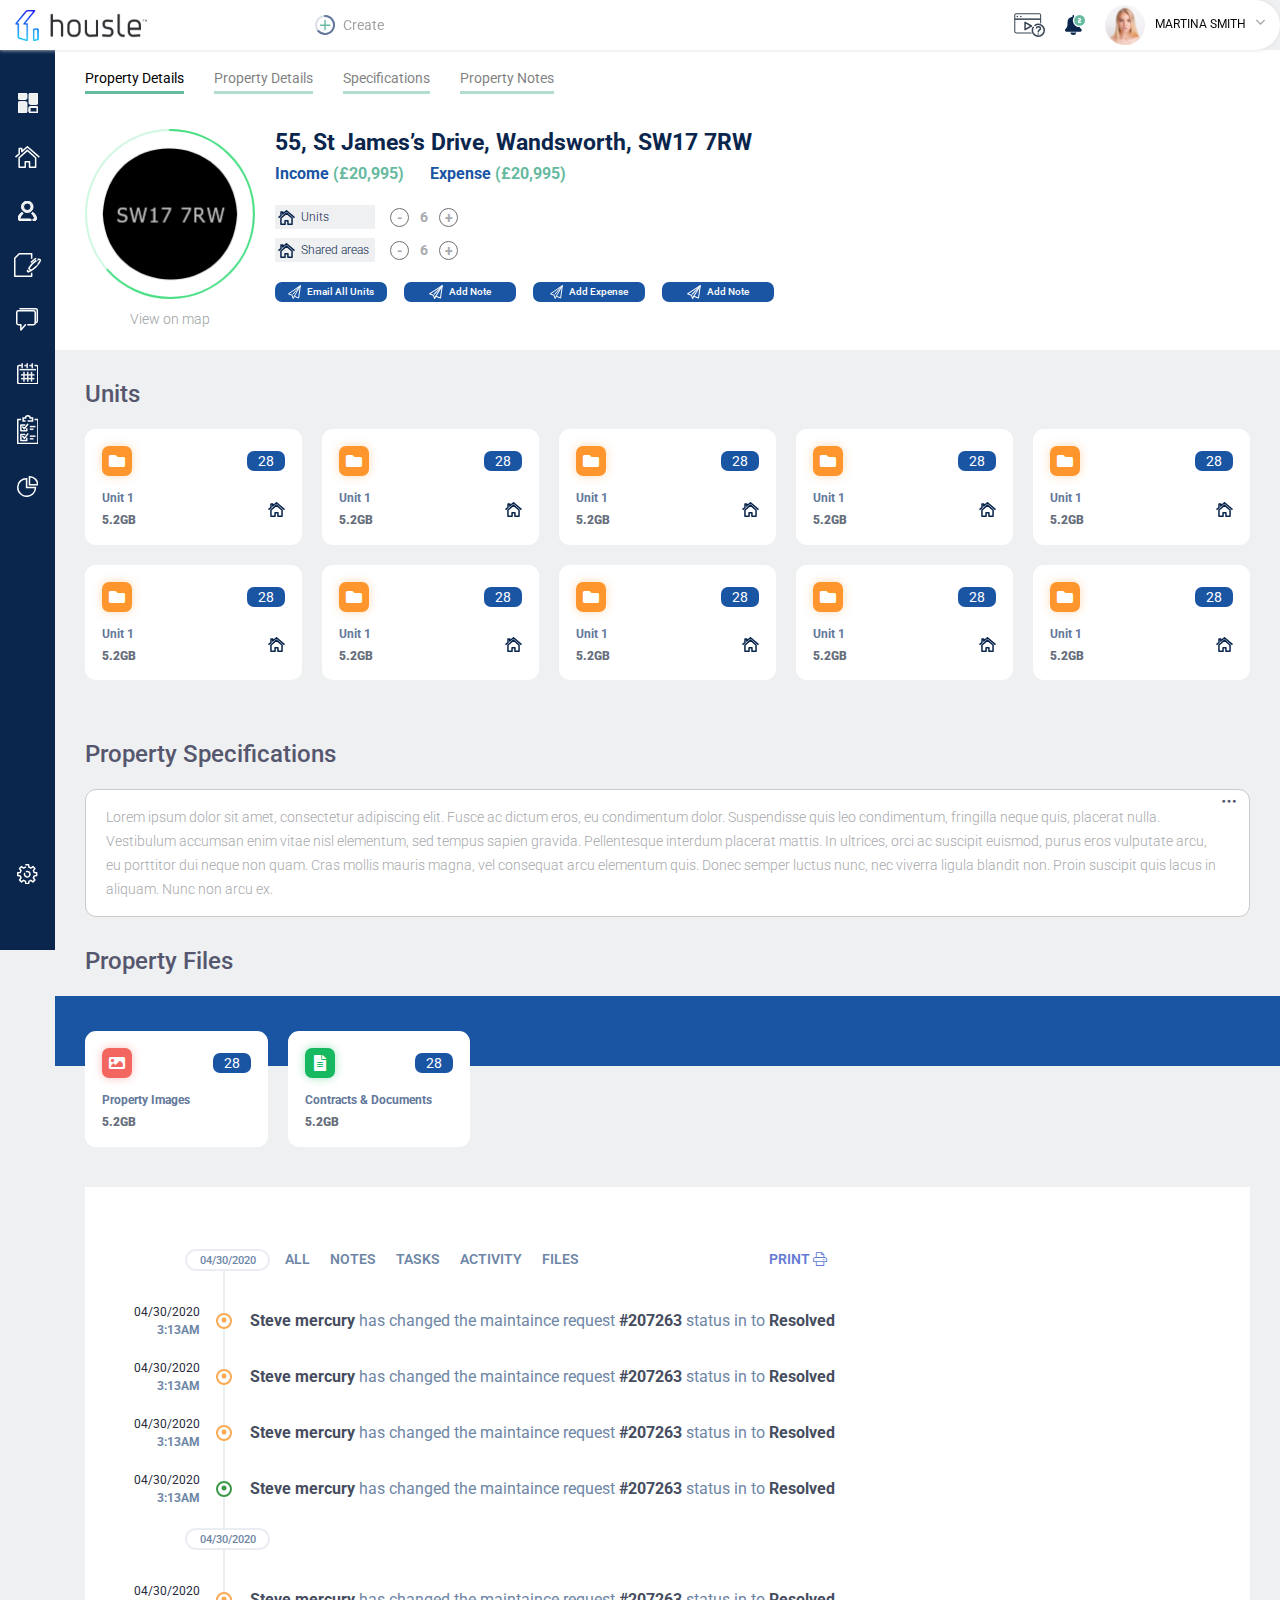
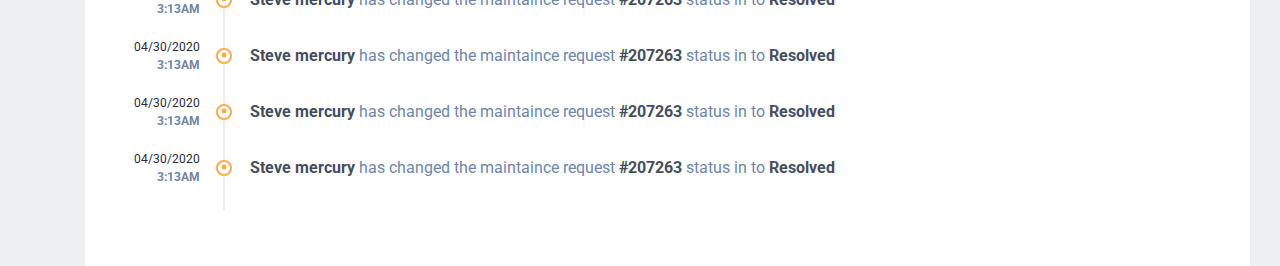
<file: property-multi-unit-1.html>
<!doctype html>
<html lang="en">
   <head>
      <!--====== Required meta tags ======-->
      <meta charset="utf-8">
      <meta http-equiv="x-ua-compatible" content="ie=edge">
      <meta name="description" content="">
      <meta name="viewport" content="width=device-width, initial-scale=1, shrink-to-fit=no">
      <!--====== Title ======-->
      <title>Document</title>
      <!--====== Favicon Icon ======-->
      <link rel="shortcut icon" href="images/favicon.ico" type="image/png">
      <!--====== Bootstrap css ======-->
      <link rel="stylesheet" href="assets/css/bootstrap.min.css">
      <!--====== Fontawesome css ======-->
      <link rel="stylesheet" href="assets/css/all.min.css">
      <!--====== Plugins css ======-->
      <link rel="stylesheet" href="assets/css/nice-select.css">
      <link rel="stylesheet" href="assets/css/flatDatePicker.css">
      <!--====== Utilities css ======-->
      <link rel="stylesheet" href="assets/css/Util.css">
      <!--====== Main css ======-->
      <link rel="stylesheet" href="assets/css/main.css">
      <!--====== Responsive css ======-->
      <link rel="stylesheet" href="assets/css/responsive.css">


   </head>
   <body>
      <!-- Modal for video -->
      <div class="modal fade" id="exampleModal1" tabindex="-1" role="dialog" aria-labelledby="exampleModalLabel" aria-hidden="true">
         <div class="modal-dialog modal-design" role="document">
         <div class="modal-content">
            <button type="button" class="close" data-dismiss="modal" aria-label="Close">
               <span aria-hidden="true">X</span>
               </button>
            <div class="modal-body">
               <div class="album-content-wrap">
                  <div class="row">
                     <div class="col-md-8">
                        <div class="album-play-field">
                           <div class="page-title">
                              <h2>Whats on the calendar</h2>
                              <p>Add the property type which you will manage.  Not sure? <a href="">Get Help</a> </p>
                           </div>
                           <div class="play-wrap">
                              <img src="assets/img/play-img.png" alt="">
                           </div>
                        </div>
                     </div>
                     <div class="col-md-4">
                        <div class="album-play-list">
                           <div class="play-list-item">
                              <h4>Housle for contractors & trade</h4>
                              <div class="play-list-img">
                                 <img src="assets/img/play-img.png" alt="">
                              </div>
                           </div> <!-- ./play-list-item -->
                           <div class="play-list-item">
                              <h4>Housle for contractors & trade</h4>
                              <div class="play-list-img">
                                 <img src="assets/img/play-img.png" alt="">
                              </div>
                           </div> <!-- ./play-list-item -->
                           <div class="play-list-item">
                              <h4>Housle for contractors & trade</h4>
                              <div class="play-list-img">
                                 <img src="assets/img/play-img.png" alt="">
                              </div>
                           </div> <!-- ./play-list-item -->
                           <div class="play-list-item">
                              <h4>Housle for contractors & trade</h4>
                              <div class="play-list-img">
                                 <img src="assets/img/play-img.png" alt="">
                              </div>
                           </div> <!-- ./play-list-item -->
                           <div class="play-list-item">
                              <h4>Housle for contractors & trade</h4>
                              <div class="play-list-img">
                                 <img src="assets/img/play-img.png" alt="">
                              </div>
                           </div> <!-- ./play-list-item -->
                           <div class="play-list-item">
                              <h4>Housle for contractors & trade</h4>
                              <div class="play-list-img">
                                 <img src="assets/img/play-img.png" alt="">
                              </div>
                           </div> <!-- ./play-list-item -->
                           <div class="play-list-item">
                              <h4>Housle for contractors & trade</h4>
                              <div class="play-list-img">
                                 <img src="assets/img/play-img.png" alt="">
                              </div>
                           </div> <!-- ./play-list-item -->
                           <div class="play-list-item">
                              <h4>Housle for contractors & trade</h4>
                              <div class="play-list-img">
                                 <img src="assets/img/play-img.png" alt="">
                              </div>
                           </div> <!-- ./play-list-item -->
                           <div class="play-list-item">
                              <h4>Housle for contractors & trade</h4>
                              <div class="play-list-img">
                                 <img src="assets/img/play-img.png" alt="">
                              </div>
                           </div> <!-- ./play-list-item -->
                           <div class="play-list-item">
                              <h4>Housle for contractors & trade</h4>
                              <div class="play-list-img">
                                 <img src="assets/img/play-img.png" alt="">
                              </div>
                           </div> <!-- ./play-list-item -->
                        </div>
                     </div>
                  </div>
               </div>
            </div>
         </div>
         </div>
      </div>

      <header class="header-area style-2">
         <div class="container-fluid">
            <div class="header-flex-wrap">
               <a href="#" class="logo"><img src="assets/img/logo.svg" alt=""></a>
               <div class="create-wrap">
                  <a href="#" class="create-btn"><img src="assets/img/create.svg" alt="">Create</a>
                  <div class="create-dropdown">
                     <a href="#" class="create-btn"><img src="assets/img/create.svg" alt="">Create</a>
                     <ul class="search-result-list cr-list">
                        <li class="active">
                           <a href="#" class="content-adder">
                              <div class="pff-img">
                                 <img src="assets/img/c-1.svg" alt="">
                              </div>
                              <span><strong>+ Add new property</strong></span>
                           </a>
                        </li>
                        <li>
                           <a href="#" class="content-adder">
                              <div class="pff-img">
                                 <img src="assets/img/c-2.svg" alt="">
                              </div>
                              <span><strong>+ Add new tenant</strong></span>
                           </a>
                        </li>
                        <li>
                           <a href="#" class="content-adder">
                              <div class="pff-img">
                                 <img src="assets/img/c-2.svg" alt="">
                              </div>
                              <span><strong>+ Add new owner/landlord</strong></span>
                           </a>
                        </li>
                        <li>
                           <a href="#" class="content-adder">
                              <div class="pff-img">
                                 <img src="assets/img/c-3.svg" alt="">
                              </div>
                              <span><strong>+ Add new tenancy</strong></span>
                           </a>
                        </li>
                        <li>
                           <a href="#" class="content-adder">
                              <div class="pff-img">
                                 <img src="assets/img/c-3.svg" alt="">
                              </div>
                              <span><strong>+ Add new account</strong></span>
                           </a>
                        </li>
                        <li>
                           <a href="#" class="content-adder">
                              <div class="pff-img">
                                 <img src="assets/img/c-4.svg" alt="">
                              </div>
                              <span><strong>+ Add new task</strong></span>
                           </a>
                        </li>
                        <li>
                           <a href="#" class="content-adder">
                              <div class="pff-img">
                                 <img src="assets/img/c-5.svg" alt="">
                              </div>
                              <span><strong>+ Add new Message</strong></span>
                           </a>
                        </li>
                     </ul>
                     <div class="cancle-create">
                        <a href="#">Cancel</a>
                     </div>
                  </div>
               </div>
               <ul class="user-part style-2">
                  <li><a href="#" class="v-album" data-toggle="modal" data-target="#exampleModal1"><img src="assets/img/caset-icon.svg" alt=""></a></li>
                  <li><a href="#" class="notification"><img src="assets/img/bell.svg" alt=""></a></li>
                  <li><a href="#" class="user-pf"><img src="assets/img/user.png" alt=""><span>Martina smith</span><i class="fal fa-angle-down"></i></a></li>
               </ul>
            </div>
         </div>
      </header>
      <main>
         <div class="main-content-wrap">
            <div class="sideMenu-wrap">
               <div class="sideMenu-inner-wrap">
                  <ul class="sideMenu" id="sideMenu">
                     <li>
                        <a href="#">
                           <svg id="Group_1117" data-name="Group 1117" xmlns="http://www.w3.org/2000/svg" width="20" height="20" viewBox="0 0 20 20">
                              <path id="Path_1877" data-name="Path 1877" d="M7.516,0H1.422A1.423,1.423,0,0,0,0,1.422V5.078A1.423,1.423,0,0,0,1.422,6.5H7.516A1.423,1.423,0,0,0,8.938,5.078V1.422A1.423,1.423,0,0,0,7.516,0Z" fill="#eff0f1"/>
                              <path id="Path_1878" data-name="Path 1878" d="M7.516,213.332H1.422A1.423,1.423,0,0,0,0,214.754v8.531a1.423,1.423,0,0,0,1.422,1.422H7.516a1.423,1.423,0,0,0,1.422-1.422v-8.531A1.423,1.423,0,0,0,7.516,213.332Z" transform="translate(0 -204.707)" fill="#eff0f1"/>
                              <g id="Path_1879" data-name="Path 1879" transform="translate(-266.27 -327.832)" fill="none">
                                 <path d="M284.848,341.332h-6.094a1.423,1.423,0,0,0-1.422,1.422v3.656a1.423,1.423,0,0,0,1.422,1.422h6.094a1.423,1.423,0,0,0,1.422-1.422v-3.656A1.423,1.423,0,0,0,284.848,341.332Z" stroke="none"/>
                                 <path d="M 278.7539672851563 342.3320007324219 C 278.5213012695313 342.3320007324219 278.3320007324219 342.5213012695313 278.3320007324219 342.7539672851563 L 278.3320007324219 346.4102172851563 C 278.3320007324219 346.642822265625 278.5213012695313 346.83203125 278.7539672851563 346.83203125 L 284.8477172851563 346.83203125 C 285.080322265625 346.83203125 285.26953125 346.642822265625 285.26953125 346.4102172851563 L 285.26953125 342.7539672851563 C 285.26953125 342.5213012695313 285.080322265625 342.3320007324219 284.8477172851563 342.3320007324219 L 278.7539672851563 342.3320007324219 M 278.7539672851563 341.3320007324219 L 284.8477172851563 341.3320007324219 C 285.6317749023438 341.3320007324219 286.26953125 341.9697875976563 286.26953125 342.7539672851563 L 286.26953125 346.4102172851563 C 286.26953125 347.1942443847656 285.6317749023438 347.83203125 284.8477172851563 347.83203125 L 278.7539672851563 347.83203125 C 277.9697875976563 347.83203125 277.3320007324219 347.1942443847656 277.3320007324219 346.4102172851563 L 277.3320007324219 342.7539672851563 C 277.3320007324219 341.9697875976563 277.9697875976563 341.3320007324219 278.7539672851563 341.3320007324219 Z" stroke="none" fill="#eff0f1"/>
                              </g>
                              <path id="Path_1880" data-name="Path 1880" d="M284.848,0h-6.094a1.423,1.423,0,0,0-1.422,1.422V9.953a1.423,1.423,0,0,0,1.422,1.422h6.094a1.423,1.423,0,0,0,1.422-1.422V1.422A1.423,1.423,0,0,0,284.848,0Z" transform="translate(-266.27)" fill="#eff0f1"/>
                           </svg>
                        </a>
                        <ul class="expand-menu">
                           <li>
                              <div class="under-expand-content">
                                 <h4 class="expand-content-title">TENANCY</h4>
                                 <div class="under-expand-content-wrap">
                                    <img src="assets/img/de.svg" alt="" class="de">
                                    <div class="top-all-content">
                                       <ul class="sm-list">
                                          <li><a href="#">
                                             <span>View Properties</span>
                                             <span class="number-of-content">28</span>
                                             </a>
                                          </li>
                                          <li><a href="#">
                                             <span>Import Properties</span>
                                             </a>
                                          </li>
                                       </ul>
                                       <div class="create-new-teanaciy-wrap">
                                          <a href="#" class="create-new-teanacy">+ Create New Tenancy</a>
                                       </div>
                                    </div>
                                    <!-- ./top-all-content -->
                                 </div>
                              </div>
                           </li>
                        </ul>
                     </li>
                     <li>
                        <a href="#">
                           <svg xmlns="http://www.w3.org/2000/svg" width="24.78" height="21.932" viewBox="0 0 24.78 21.932">
                              <g id="Group_2253" data-name="Group 2253" transform="translate(-55.441 -494.463)">
                                 <path id="Path_2076" data-name="Path 2076" d="M81.311,511.349l-8.263-7.4h-.006l-8.262,7.4V520.8h6.128v-5.375h4.274V520.8h6.128Z" transform="translate(-5.215 -5.15)" fill="none" stroke="#eff0f1" stroke-linejoin="round" stroke-width="1.5"/>
                                 <path id="Path_2077" data-name="Path 2077" d="M79.728,505.582l-11.9-10.369-5.591,4.864v-3.111H59.651v5.361l-3.716,3.254" transform="translate(0 0)" fill="none" stroke="#eff0f1" stroke-linejoin="round" stroke-miterlimit="10" stroke-width="1.5"/>
                              </g>
                           </svg>
                        </a>
                        <ul class="expand-menu">
                           <li>
                              <div class="under-expand-content">
                                 <h4 class="expand-content-title">TENANCY</h4>
                                 <div class="under-expand-content-wrap">
                                    <div class="top-all-content">
                                       <ul class="sm-list">
                                          <li><a href="#">
                                             <span>View Properties</span>
                                             <span class="number-of-content">28</span>
                                             </a>
                                          </li>
                                          <li><a href="#">
                                             <span>Import Properties</span>
                                             </a>
                                          </li>
                                       </ul>
                                       <div class="create-new-teanaciy-wrap">
                                          <a href="#" class="create-new-teanacy">+ Create New Tenancy</a>
                                       </div>
                                    </div>
                                    <!-- ./top-all-content -->
                                    <div class="btm-all-content">
                                       <div class="recent-wrap">
                                          <h6>Recent</h6>
                                          <ul class="recent-activity">
                                             <li>
                                                <a href="#">
                                                   <div class="actor">
                                                      <div class="actor-img with-progress">
                                                         <img src="assets/img/p-1.png" alt="">
                                                      </div>
                                                   </div>
                                                   <span class="actor-text">55 Colleny way, London…</span>
                                                </a>
                                             </li>
                                             <li>
                                                <a href="#">
                                                   <div class="actor">
                                                      <div class="actor-img">
                                                         <img src="assets/img/p-2.png" alt="">
                                                      </div>
                                                   </div>
                                                   <span class="actor-text">Alex Johnson-Smith</span>
                                                </a>
                                             </li>
                                             <li>
                                                <a href="#">
                                                   <div class="actor">
                                                      <img src="assets/img/message.svg" alt="">
                                                   </div>
                                                   <span class="actor-text">Message: Simon smith…</span>
                                                </a>
                                             </li>
                                             <li>
                                                <a href="#">
                                                   <div class="actor">
                                                      <div class="a-folder">
                                                         <i class="fas fa-folder"></i>
                                                      </div>
                                                   </div>
                                                   <span class="actor-text">File: Simon smith…</span>
                                                </a>
                                             </li>
                                          </ul>
                                       </div>
                                       <ul class="support">
                                          <li><a href="#">Contact</a></li>
                                          <li><a href="#">support@housle.co.uk</a></li>
                                       </ul>
                                    </div>
                                    <!-- ./btm-all-conentnt -->
                                 </div>
                              </div>
                           </li>
                        </ul>
                     </li>
                     <li>
                        <a href="#">
                           <svg xmlns="http://www.w3.org/2000/svg" width="18.572" height="20" viewBox="0 0 18.572 20">
                              <g id="Rx0rzd.tif" transform="translate(-27.269 -3.767)">
                                 <g id="Group_1118" data-name="Group 1118" transform="translate(27.269 3.767)">
                                    <path id="Path_1881" data-name="Path 1881" d="M29.793,305.582c-.167-.038-.336-.069-.5-.115a2.77,2.77,0,0,1-1.921-3.412,9.437,9.437,0,0,1,3.074-4.779,1,1,0,0,1,1.429.069.983.983,0,0,1-.137,1.436,7.51,7.51,0,0,0-2.432,3.744.782.782,0,0,0,.8,1.056q4.622,0,9.244,0a1.021,1.021,0,0,1,1.021.6.989.989,0,0,1-.663,1.369c-.038.01-.074.025-.112.038Z" transform="translate(-27.269 -285.582)" fill="#eff0f1"/>
                                    <path id="Path_1882" data-name="Path 1882" d="M366.856,305.424a1.113,1.113,0,0,1-.725-.6,1,1,0,0,1,.875-1.394.793.793,0,0,0,.755-1.142,7.512,7.512,0,0,0-2.429-3.675.97.97,0,0,1-.35-1,.925.925,0,0,1,.691-.73,1.02,1.02,0,0,1,.981.243,9.29,9.29,0,0,1,2.68,3.672,7.612,7.612,0,0,1,.443,1.441,2.742,2.742,0,0,1-2.1,3.107l-.345.078Z" transform="translate(-351.246 -285.424)" fill="#eff0f1"/>
                                    <path id="Path_1883" data-name="Path 1883" d="M119.71,15.294a5.763,5.763,0,1,1,5.776-5.7A5.758,5.758,0,0,1,119.71,15.294Zm3.782-5.766a3.78,3.78,0,1,0-3.762,3.786A3.8,3.8,0,0,0,123.492,9.528Z" transform="translate(-110.434 -3.767)" fill="#eff0f1"/>
                                 </g>
                              </g>
                           </svg>
                        </a>
                        <ul class="expand-menu">
                           <li>
                              <div class="under-expand-content">
                                 <h4 class="expand-content-title">TENANCY</h4>
                                 <div class="under-expand-content-wrap">
                                    <div class="top-all-content">
                                       <ul class="sm-list">
                                          <li><a href="#">
                                             <span>View Properties</span>
                                             <span class="number-of-content">28</span>
                                             </a>
                                          </li>
                                          <li><a href="#">
                                             <span>Import Properties</span>
                                             </a>
                                          </li>
                                       </ul>
                                       <div class="create-new-teanaciy-wrap">
                                          <a href="#" class="create-new-teanacy">+ Create New Tenancy</a>
                                       </div>
                                    </div>
                                    <!-- ./top-all-content -->
                                    <div class="btm-all-content">
                                       <div class="recent-wrap">
                                          <h6>Recent</h6>
                                          <ul class="recent-activity">
                                             <li>
                                                <a href="#">
                                                   <div class="actor">
                                                      <div class="actor-img with-progress">
                                                         <img src="assets/img/p-1.png" alt="">
                                                      </div>
                                                   </div>
                                                   <span class="actor-text">55 Colleny way, London…</span>
                                                </a>
                                             </li>
                                             <li>
                                                <a href="#">
                                                   <div class="actor">
                                                      <div class="actor-img">
                                                         <img src="assets/img/p-2.png" alt="">
                                                      </div>
                                                   </div>
                                                   <span class="actor-text">Alex Johnson-Smith</span>
                                                </a>
                                             </li>
                                             <li>
                                                <a href="#">
                                                   <div class="actor">
                                                      <img src="assets/img/message.svg" alt="">
                                                   </div>
                                                   <span class="actor-text">Message: Simon smith…</span>
                                                </a>
                                             </li>
                                             <li>
                                                <a href="#">
                                                   <div class="actor">
                                                      <div class="a-folder">
                                                         <i class="fas fa-folder"></i>
                                                      </div>
                                                   </div>
                                                   <span class="actor-text">File: Simon smith…</span>
                                                </a>
                                             </li>
                                          </ul>
                                       </div>
                                       <ul class="support">
                                          <li><a href="#">Contact</a></li>
                                          <li><a href="#">support@housle.co.uk</a></li>
                                       </ul>
                                    </div>
                                    <!-- ./btm-all-conentnt -->
                                 </div>
                              </div>
                           </li>
                        </ul>
                     </li>
                     <li class="">
                        <a href="#">
                           <svg xmlns="http://www.w3.org/2000/svg" width="27.034" height="23.98" viewBox="0 0 27.034 23.98">
                              <g id="Group_2678" data-name="Group 2678" transform="translate(0.75 0.75)">
                                 <g id="Group_2267" data-name="Group 2267" transform="translate(11.96 4.794)">
                                    <line id="Line_531" data-name="Line 531" x1="1.078" y2="1.078" transform="translate(0 13.065)" fill="none" stroke="#0b264d" stroke-linecap="round" stroke-miterlimit="10" stroke-width="1.5"/>
                                    <g id="Group_2266" data-name="Group 2266" transform="translate(2.138 0.618)">
                                       <path id="Path_2097" data-name="Path 2097" d="M214.483,511.085a23.3,23.3,0,0,1,9.738-9.225,1.161,1.161,0,0,1,1.185.248l.15.151a1.159,1.159,0,0,1,.25,1.183,23.481,23.481,0,0,1-9.228,9.738Z" transform="translate(-214.483 -501.788)" fill="none" stroke="#0b264d" stroke-linejoin="round" stroke-width="1.5"/>
                                    </g>
                                    <path id="Path_2098" data-name="Path 2098" d="M211.449,528.648l-.383,1.219.8.8,2.594-1.325" transform="translate(-210.293 -517.305)" fill="none" stroke="#0b264d" stroke-linejoin="round" stroke-width="1.5"/>
                                    <line id="Line_532" data-name="Line 532" x1="1.31" y1="1.481" transform="translate(8.981)" fill="none" stroke="#0b264d" stroke-linecap="round" stroke-linejoin="round" stroke-width="1.5"/>
                                    <path id="Path_2099" data-name="Path 2099" d="M220.719,503.728a26.488,26.488,0,0,1,4.337-3.448" transform="translate(-216.091 -500.264)" fill="none" stroke="#0b264d" stroke-linecap="round" stroke-linejoin="round" stroke-width="1.5"/>
                                    <line id="Line_533" data-name="Line 533" x2="1.981" y2="1.981" transform="translate(8.492 4.788)" fill="none" stroke="#0b264d" stroke-linejoin="round" stroke-width="1.5"/>
                                 </g>
                                 <g id="Group_2269" data-name="Group 2269">
                                    <g id="Group_2268" data-name="Group 2268">
                                       <path id="Path_2101" data-name="Path 2101" d="M196.089,507.213v3.5H179.176V492.7l4.463-4.462h12.45v5.011" transform="translate(-179.176 -488.233)" fill="none" stroke="#0b264d" stroke-linejoin="round" stroke-width="1.5"/>
                                    </g>
                                 </g>
                              </g>
                           </svg>
                        </a>
                        <ul class="expand-menu">
                           <li>
                              <div class="under-expand-content">
                                 <h4 class="expand-content-title">TENANCY</h4>
                                 <div class="under-expand-content-wrap">
                                    <div class="top-all-content">
                                       <ul class="sm-list">
                                          <li><a href="#">
                                             <span>View Properties</span>
                                             <span class="number-of-content">28</span>
                                             </a>
                                          </li>
                                          <li><a href="#">
                                             <span>Import Properties</span>
                                             </a>
                                          </li>
                                       </ul>
                                       <div class="create-new-teanaciy-wrap">
                                          <a href="#" class="create-new-teanacy">+ Create New Tenancy</a>
                                       </div>
                                    </div>
                                    <!-- ./top-all-content -->
                                    <div class="btm-all-content">
                                       <div class="recent-wrap">
                                          <h6>Recent</h6>
                                          <ul class="recent-activity">
                                             <li>
                                                <a href="#">
                                                   <div class="actor">
                                                      <div class="actor-img with-progress">
                                                         <img src="assets/img/p-1.png" alt="">
                                                      </div>
                                                   </div>
                                                   <span class="actor-text">55 Colleny way, London…</span>
                                                </a>
                                             </li>
                                             <li>
                                                <a href="#">
                                                   <div class="actor">
                                                      <div class="actor-img">
                                                         <img src="assets/img/p-2.png" alt="">
                                                      </div>
                                                   </div>
                                                   <span class="actor-text">Alex Johnson-Smith</span>
                                                </a>
                                             </li>
                                             <li>
                                                <a href="#">
                                                   <div class="actor">
                                                      <img src="assets/img/message.svg" alt="">
                                                   </div>
                                                   <span class="actor-text">Message: Simon smith…</span>
                                                </a>
                                             </li>
                                             <li>
                                                <a href="#">
                                                   <div class="actor">
                                                      <div class="a-folder">
                                                         <i class="fas fa-folder"></i>
                                                      </div>
                                                   </div>
                                                   <span class="actor-text">File: Simon smith…</span>
                                                </a>
                                             </li>
                                          </ul>
                                       </div>
                                       <ul class="support">
                                          <li><a href="#">Contact</a></li>
                                          <li><a href="#">support@housle.co.uk</a></li>
                                       </ul>
                                    </div>
                                    <!-- ./btm-all-conentnt -->
                                 </div>
                              </div>
                           </li>
                        </ul>
                     </li>
                     <li>
                        <a href="#">
                           <svg xmlns="http://www.w3.org/2000/svg" width="22.067" height="22.635" viewBox="0 0 22.067 22.635">
                              <g id="Group_2264" data-name="Group 2264" transform="translate(-177.705 -487.406)">
                                 <g id="Group_2263" data-name="Group 2263" transform="translate(178.455 490.231)">
                                    <path id="Path_2089" data-name="Path 2089" d="M189.569,507.99h5.637a1.732,1.732,0,0,0,1.727-1.727V495.752a1.732,1.732,0,0,0-1.727-1.727H180.181a1.731,1.731,0,0,0-1.726,1.727v10.512a1.731,1.731,0,0,0,1.726,1.727h2.4v5.095l4.576-5.095" transform="translate(-178.455 -494.025)" fill="none" stroke="#eff0f1" stroke-linecap="round" stroke-linejoin="round" stroke-width="1.5"/>
                                 </g>
                                 <path id="Path_2090" data-name="Path 2090" d="M187.593,488.156H203.2a1.732,1.732,0,0,1,1.727,1.727v10.512a1.732,1.732,0,0,1-1.727,1.727h-.241" transform="translate(-5.907)" fill="none" stroke="#eff0f1" stroke-linecap="round" stroke-linejoin="round" stroke-width="1.5"/>
                              </g>
                           </svg>
                        </a>
                        <ul class="expand-menu">
                           <li>
                              <div class="under-expand-content">
                                 <h4 class="expand-content-title">TENANCY</h4>
                                 <div class="under-expand-content-wrap">
                                    <div class="top-all-content">
                                       <ul class="sm-list">
                                          <li><a href="#">
                                             <span>View Properties</span>
                                             <span class="number-of-content">28</span>
                                             </a>
                                          </li>
                                          <li><a href="#">
                                             <span>Import Properties</span>
                                             </a>
                                          </li>
                                       </ul>
                                       <div class="create-new-teanaciy-wrap">
                                          <a href="#" class="create-new-teanacy">+ Create New Tenancy</a>
                                       </div>
                                    </div>
                                    <!-- ./top-all-content -->
                                    <div class="btm-all-content">
                                       <div class="recent-wrap">
                                          <h6>Recent</h6>
                                          <ul class="recent-activity">
                                             <li>
                                                <a href="#">
                                                   <div class="actor">
                                                      <div class="actor-img with-progress">
                                                         <img src="assets/img/p-1.png" alt="">
                                                      </div>
                                                   </div>
                                                   <span class="actor-text">55 Colleny way, London…</span>
                                                </a>
                                             </li>
                                             <li>
                                                <a href="#">
                                                   <div class="actor">
                                                      <div class="actor-img">
                                                         <img src="assets/img/p-2.png" alt="">
                                                      </div>
                                                   </div>
                                                   <span class="actor-text">Alex Johnson-Smith</span>
                                                </a>
                                             </li>
                                             <li>
                                                <a href="#">
                                                   <div class="actor">
                                                      <img src="assets/img/message.svg" alt="">
                                                   </div>
                                                   <span class="actor-text">Message: Simon smith…</span>
                                                </a>
                                             </li>
                                             <li>
                                                <a href="#">
                                                   <div class="actor">
                                                      <div class="a-folder">
                                                         <i class="fas fa-folder"></i>
                                                      </div>
                                                   </div>
                                                   <span class="actor-text">File: Simon smith…</span>
                                                </a>
                                             </li>
                                          </ul>
                                       </div>
                                       <ul class="support">
                                          <li><a href="#">Contact</a></li>
                                          <li><a href="#">support@housle.co.uk</a></li>
                                       </ul>
                                    </div>
                                    <!-- ./btm-all-conentnt -->
                                 </div>
                              </div>
                           </li>
                        </ul>
                     </li>
                     <li>
                        <a href="#">
                           <svg xmlns="http://www.w3.org/2000/svg" width="21.508" height="21.5" viewBox="0 0 21.508 21.5">
                              <g id="Group_2274" data-name="Group 2274" transform="translate(-177.162 -38.892)">
                                 <g id="Group_2274-2" data-name="Group 2274" transform="translate(177.912 39.642)">
                                    <line id="Line_534" data-name="Line 534" x2="16.518" transform="translate(1.745 5.89)" fill="none" stroke="#eff0f1" stroke-linejoin="round" stroke-width="1.5"/>
                                    <path id="Path_2103" data-name="Path 2103" d="M190.232,62.708H179.067a1.164,1.164,0,0,1-1.155-1.161V45.655a1.159,1.159,0,0,1,1.155-1.154h3.178" transform="translate(-177.912 -42.708)" fill="none" stroke="#eff0f1" stroke-linejoin="round" stroke-width="1.5"/>
                                    <path id="Path_2104" data-name="Path 2104" d="M223.23,44.5h2.128a1.158,1.158,0,0,1,1.155,1.154v7.484" transform="translate(-206.505 -42.708)" fill="none" stroke="#eff0f1" stroke-linejoin="round" stroke-width="1.5"/>
                                    <path id="Path_2105" data-name="Path 2105" d="M205.019,70.092h8.849a1.158,1.158,0,0,0,1.155-1.154V56.2" transform="translate(-195.015 -50.092)" fill="none" stroke="#eff0f1" stroke-linejoin="round" stroke-width="1.5"/>
                                    <line id="Line_535" data-name="Line 535" x2="2.768" transform="translate(11.671 1.793)" fill="none" stroke="#eff0f1" stroke-linejoin="round" stroke-width="1.5"/>
                                    <line id="Line_536" data-name="Line 536" x2="2.767" transform="translate(6.618 1.793)" fill="none" stroke="#eff0f1" stroke-linejoin="round" stroke-width="1.5"/>
                                    <line id="Line_537" data-name="Line 537" y2="3.928" transform="translate(4.412 0)" fill="none" stroke="#eff0f1" stroke-linecap="round" stroke-miterlimit="10" stroke-width="1.5"/>
                                    <line id="Line_538" data-name="Line 538" y2="3.928" transform="translate(14.518 0)" fill="none" stroke="#eff0f1" stroke-linecap="round" stroke-miterlimit="10" stroke-width="1.5"/>
                                    <line id="Line_539" data-name="Line 539" y2="3.928" transform="translate(9.465 0)" fill="none" stroke="#eff0f1" stroke-linecap="round" stroke-miterlimit="10" stroke-width="1.5"/>
                                    <line id="Line_540" data-name="Line 540" x2="13.507" transform="translate(3.218 11.11)" fill="none" stroke="#eff0f1" stroke-linejoin="round" stroke-width="1.5"/>
                                    <line id="Line_541" data-name="Line 541" x2="13.507" transform="translate(3.218 14.892)" fill="none" stroke="#eff0f1" stroke-linejoin="round" stroke-width="1.5"/>
                                    <line id="Line_542" data-name="Line 542" y1="9.757" transform="translate(10.004 8.123)" fill="none" stroke="#eff0f1" stroke-linejoin="round" stroke-width="1.5"/>
                                    <line id="Line_543" data-name="Line 543" y1="9.757" transform="translate(6.222 8.123)" fill="none" stroke="#eff0f1" stroke-linejoin="round" stroke-width="1.5"/>
                                    <line id="Line_544" data-name="Line 544" y1="9.757" transform="translate(13.785 8.123)" fill="none" stroke="#eff0f1" stroke-linejoin="round" stroke-width="1.5"/>
                                 </g>
                              </g>
                           </svg>
                        </a>
                        <ul class="expand-menu">
                           <li>
                              <div class="under-expand-content">
                                 <h4 class="expand-content-title">TENANCY</h4>
                                 <div class="under-expand-content-wrap">
                                    <div class="top-all-content">
                                       <ul class="sm-list">
                                          <li><a href="#">
                                             <span>View Properties</span>
                                             <span class="number-of-content">28</span>
                                             </a>
                                          </li>
                                          <li><a href="#">
                                             <span>Import Properties</span>
                                             </a>
                                          </li>
                                       </ul>
                                       <div class="create-new-teanaciy-wrap">
                                          <a href="#" class="create-new-teanacy">+ Create New Tenancy</a>
                                       </div>
                                    </div>
                                    <!-- ./top-all-content -->
                                    <div class="btm-all-content">
                                       <div class="recent-wrap">
                                          <h6>Recent</h6>
                                          <ul class="recent-activity">
                                             <li>
                                                <a href="#">
                                                   <div class="actor">
                                                      <div class="actor-img with-progress">
                                                         <img src="assets/img/p-1.png" alt="">
                                                      </div>
                                                   </div>
                                                   <span class="actor-text">55 Colleny way, London…</span>
                                                </a>
                                             </li>
                                             <li>
                                                <a href="#">
                                                   <div class="actor">
                                                      <div class="actor-img">
                                                         <img src="assets/img/p-2.png" alt="">
                                                      </div>
                                                   </div>
                                                   <span class="actor-text">Alex Johnson-Smith</span>
                                                </a>
                                             </li>
                                             <li>
                                                <a href="#">
                                                   <div class="actor">
                                                      <img src="assets/img/message.svg" alt="">
                                                   </div>
                                                   <span class="actor-text">Message: Simon smith…</span>
                                                </a>
                                             </li>
                                             <li>
                                                <a href="#">
                                                   <div class="actor">
                                                      <div class="a-folder">
                                                         <i class="fas fa-folder"></i>
                                                      </div>
                                                   </div>
                                                   <span class="actor-text">File: Simon smith…</span>
                                                </a>
                                             </li>
                                          </ul>
                                       </div>
                                       <ul class="support">
                                          <li><a href="#">Contact</a></li>
                                          <li><a href="#">support@housle.co.uk</a></li>
                                       </ul>
                                    </div>
                                    <!-- ./btm-all-conentnt -->
                                 </div>
                              </div>
                           </li>
                        </ul>
                     </li>
                     <li>
                        <a href="#">
                           <svg xmlns="http://www.w3.org/2000/svg" width="21.689" height="29.32" viewBox="0 0 21.689 29.32">
                              <g id="Group_2275" data-name="Group 2275" transform="translate(-49.278 -481.084)">
                                 <path id="Path_2091" data-name="Path 2091" d="M66.684,487.185h4.9v-3.043H69.225a2.351,2.351,0,0,0-4.7,0H62.167v3.043h2.421" transform="translate(-6.753)" fill="none" stroke="#eff0f1" stroke-miterlimit="10" stroke-width="1.5"/>
                                 <path id="Path_2092" data-name="Path 2092" d="M62.994,506.354v2.128H57.078v-5.917h3.814" transform="translate(-3.922 -11.532)" fill="none" stroke="#eff0f1" stroke-linecap="round" stroke-linejoin="round" stroke-width="1.5"/>
                                 <path id="Path_2093" data-name="Path 2093" d="M61.32,503.866,62.9,505.6l3.428-4.43" transform="translate(-6.282 -10.757)" fill="none" stroke="#eff0f1" stroke-linecap="round" stroke-linejoin="round" stroke-width="1.5"/>
                                 <line id="Line_525" data-name="Line 525" x2="5.709" transform="translate(62.091 492.666)" fill="none" stroke="#eff0f1" stroke-miterlimit="10" stroke-width="1.5"/>
                                 <line id="Line_526" data-name="Line 526" x2="3.675" transform="translate(62.091 495.315)" fill="none" stroke="#eff0f1" stroke-miterlimit="10" stroke-width="1.5"/>
                                 <path id="Path_2094" data-name="Path 2094" d="M62.994,527.992v2.128H57.078V524.2h3.814" transform="translate(-3.922 -23.569)" fill="none" stroke="#eff0f1" stroke-linecap="round" stroke-linejoin="round" stroke-width="1.5"/>
                                 <path id="Path_2095" data-name="Path 2095" d="M61.32,525.5l1.578,1.735,3.428-4.43" transform="translate(-6.282 -22.794)" fill="none" stroke="#eff0f1" stroke-linecap="round" stroke-linejoin="round" stroke-width="1.5"/>
                                 <line id="Line_527" data-name="Line 527" x2="5.709" transform="translate(62.091 502.268)" fill="none" stroke="#eff0f1" stroke-miterlimit="10" stroke-width="1.5"/>
                                 <line id="Line_528" data-name="Line 528" x2="3.675" transform="translate(62.091 504.916)" fill="none" stroke="#eff0f1" stroke-miterlimit="10" stroke-width="1.5"/>
                                 <path id="Path_2096" data-name="Path 2096" d="M53.459,490.282H50.028v24.071H70.217V490.282H66.84" transform="translate(0 -4.699)" fill="none" stroke="#eff0f1" stroke-linejoin="round" stroke-width="1.5"/>
                              </g>
                           </svg>
                        </a>
                        <ul class="expand-menu">
                           <li>
                              <div class="under-expand-content">
                                 <h4 class="expand-content-title">TENANCY</h4>
                                 <div class="under-expand-content-wrap">
                                    <div class="top-all-content">
                                       <ul class="sm-list">
                                          <li><a href="#">
                                             <span>View Properties</span>
                                             <span class="number-of-content">28</span>
                                             </a>
                                          </li>
                                          <li><a href="#">
                                             <span>Import Properties</span>
                                             </a>
                                          </li>
                                       </ul>
                                       <div class="create-new-teanaciy-wrap">
                                          <a href="#" class="create-new-teanacy">+ Create New Tenancy</a>
                                       </div>
                                    </div>
                                    <!-- ./top-all-content -->
                                    <div class="btm-all-content">
                                       <div class="recent-wrap">
                                          <h6>Recent</h6>
                                          <ul class="recent-activity">
                                             <li>
                                                <a href="#">
                                                   <div class="actor">
                                                      <div class="actor-img with-progress">
                                                         <img src="assets/img/p-1.png" alt="">
                                                      </div>
                                                   </div>
                                                   <span class="actor-text">55 Colleny way, London…</span>
                                                </a>
                                             </li>
                                             <li>
                                                <a href="#">
                                                   <div class="actor">
                                                      <div class="actor-img">
                                                         <img src="assets/img/p-2.png" alt="">
                                                      </div>
                                                   </div>
                                                   <span class="actor-text">Alex Johnson-Smith</span>
                                                </a>
                                             </li>
                                             <li>
                                                <a href="#">
                                                   <div class="actor">
                                                      <img src="assets/img/message.svg" alt="">
                                                   </div>
                                                   <span class="actor-text">Message: Simon smith…</span>
                                                </a>
                                             </li>
                                             <li>
                                                <a href="#">
                                                   <div class="actor">
                                                      <div class="a-folder">
                                                         <i class="fas fa-folder"></i>
                                                      </div>
                                                   </div>
                                                   <span class="actor-text">File: Simon smith…</span>
                                                </a>
                                             </li>
                                          </ul>
                                       </div>
                                       <ul class="support">
                                          <li><a href="#">Contact</a></li>
                                          <li><a href="#">support@housle.co.uk</a></li>
                                       </ul>
                                    </div>
                                    <!-- ./btm-all-conentnt -->
                                 </div>
                              </div>
                           </li>
                        </ul>
                     </li>
                     <li>
                        <a href="#">
                           <svg xmlns="http://www.w3.org/2000/svg" width="21.481" height="21.072" viewBox="0 0 21.481 21.072">
                              <g id="Group_2279" data-name="Group 2279" transform="translate(-177.45 -264.623)">
                                 <path id="Path_2108" data-name="Path 2108" d="M187.765,285.91a8.718,8.718,0,0,0,5.528,2.1c.052,0,.1,0,.156,0a8.749,8.749,0,0,0,8.749-8.749h-8.9v-9.512" transform="translate(-6.247 -3.064)" fill="none" stroke="#eff0f1" stroke-miterlimit="10" stroke-width="1.5"/>
                                 <path id="Path_2109" data-name="Path 2109" d="M186.613,271.307a8.717,8.717,0,0,0-5.564,2c-.04.033-.083.063-.121.1a8.877,8.877,0,0,0,.59,13.32" transform="translate(0 -3.876)" fill="none" stroke="#eff0f1" stroke-miterlimit="10" stroke-width="1.5"/>
                                 <path id="Path_2110" data-name="Path 2110" d="M212.037,264.629l.02,8.838H220.3a8.093,8.093,0,0,0-8.093-8.094" transform="translate(-22.114)" fill="none" stroke="#eff0f1" stroke-miterlimit="10" stroke-width="1.5"/>
                                 <path id="Path_2111" data-name="Path 2111" d="M181.186,302.123" transform="translate(-1.95 -24.003)" fill="none" stroke="#eff0f1" stroke-miterlimit="10" stroke-width="1.5"/>
                                 <path id="Path_2112" data-name="Path 2112" d="M196.349,302.447" transform="translate(-11.854 -24.215)" fill="none" stroke="#eff0f1" stroke-miterlimit="10" stroke-width="1.5"/>
                              </g>
                           </svg>
                        </a>
                        <ul class="expand-menu">
                           <li>
                              <div class="under-expand-content">
                                 <h4 class="expand-content-title">TENANCY</h4>
                                 <div class="under-expand-content-wrap">
                                    <div class="top-all-content">
                                       <ul class="sm-list">
                                          <li><a href="#">
                                             <span>View Properties</span>
                                             <span class="number-of-content">28</span>
                                             </a>
                                          </li>
                                          <li><a href="#">
                                             <span>Import Properties</span>
                                             </a>
                                          </li>
                                       </ul>
                                       <div class="create-new-teanaciy-wrap">
                                          <a href="#" class="create-new-teanacy">+ Create New Tenancy</a>
                                       </div>
                                    </div>
                                    <!-- ./top-all-content -->
                                    <div class="btm-all-content">
                                       <div class="recent-wrap">
                                          <h6>Recent</h6>
                                          <ul class="recent-activity">
                                             <li>
                                                <a href="#">
                                                   <div class="actor">
                                                      <div class="actor-img with-progress">
                                                         <img src="assets/img/p-1.png" alt="">
                                                      </div>
                                                   </div>
                                                   <span class="actor-text">55 Colleny way, London…</span>
                                                </a>
                                             </li>
                                             <li>
                                                <a href="#">
                                                   <div class="actor">
                                                      <div class="actor-img">
                                                         <img src="assets/img/p-2.png" alt="">
                                                      </div>
                                                   </div>
                                                   <span class="actor-text">Alex Johnson-Smith</span>
                                                </a>
                                             </li>
                                             <li>
                                                <a href="#">
                                                   <div class="actor">
                                                      <img src="assets/img/message.svg" alt="">
                                                   </div>
                                                   <span class="actor-text">Message: Simon smith…</span>
                                                </a>
                                             </li>
                                             <li>
                                                <a href="#">
                                                   <div class="actor">
                                                      <div class="a-folder">
                                                         <i class="fas fa-folder"></i>
                                                      </div>
                                                   </div>
                                                   <span class="actor-text">File: Simon smith…</span>
                                                </a>
                                             </li>
                                          </ul>
                                       </div>
                                       <ul class="support">
                                          <li><a href="#">Contact</a></li>
                                          <li><a href="#">support@housle.co.uk</a></li>
                                       </ul>
                                    </div>
                                    <!-- ./btm-all-conentnt -->
                                 </div>
                              </div>
                           </li>
                        </ul>
                     </li>
                     <li class="setting">
                        <a href="#">
                           <svg xmlns="http://www.w3.org/2000/svg" width="20.438" height="20.437" viewBox="0 0 20.438 20.437">
                              <g id="Group_2624" data-name="Group 2624" transform="translate(-204.052 -173.688)">
                                 <g id="Group_2277" data-name="Group 2277" transform="translate(204.802 174.438)">
                                    <g id="Group_2276" data-name="Group 2276">
                                       <path id="Path_2106" data-name="Path 2106" d="M212.5,176.975a7.144,7.144,0,0,0-1.869.773l-2.1-1.491-1.911,1.91,1.491,2.1a7.105,7.105,0,0,0-.769,1.855l-2.541.432v2.7l2.541.433a7.1,7.1,0,0,0,.777,1.868l-1.5,2.09,1.911,1.91,2.089-1.5a7.014,7.014,0,0,0,1.867.774l.433,2.543h2.7l.433-2.541a7.111,7.111,0,0,0,1.868-.776l2.089,1.5,1.91-1.91-1.5-2.09a7.085,7.085,0,0,0,.78-1.883l2.537-.417v-2.7l-2.537-.417a7.06,7.06,0,0,0-.771-1.87l1.491-2.1-1.91-1.91-2.1,1.491a7.11,7.11,0,0,0-1.87-.772l-.417-2.537h-2.7" transform="translate(-204.802 -174.438)" fill="none" stroke="#eff0f1" stroke-linecap="round" stroke-linejoin="round" stroke-width="1.5"/>
                                    </g>
                                 </g>
                                 <path id="Path_2107" data-name="Path 2107" d="M218.573,186.25a2.759,2.759,0,1,1-1.946,1.914" transform="translate(-5.018 -5.017)" fill="none" stroke="#eff0f1" stroke-linecap="round" stroke-linejoin="round" stroke-width="1.5"/>
                              </g>
                           </svg>
                        </a>
                        <ul class="expand-menu">
                           <li>
                              <div class="under-expand-content">
                                 <h4 class="expand-content-title">TENANCY</h4>
                                 <div class="under-expand-content-wrap">
                                    <div class="top-all-content">
                                       <ul class="sm-list">
                                          <li><a href="#">
                                             <span>View Properties</span>
                                             <span class="number-of-content">28</span>
                                             </a>
                                          </li>
                                          <li><a href="#">
                                             <span>Import Properties</span>
                                             </a>
                                          </li>
                                       </ul>
                                       <div class="create-new-teanaciy-wrap">
                                          <a href="#" class="create-new-teanacy">+ Create New Tenancy</a>
                                       </div>
                                    </div>
                                    <!-- ./top-all-content -->
                                    <div class="btm-all-content">
                                       <div class="recent-wrap">
                                          <h6>Recent</h6>
                                          <ul class="recent-activity">
                                             <li>
                                                <a href="#">
                                                   <div class="actor">
                                                      <div class="actor-img with-progress">
                                                         <img src="assets/img/p-1.png" alt="">
                                                      </div>
                                                   </div>
                                                   <span class="actor-text">55 Colleny way, London…</span>
                                                </a>
                                             </li>
                                             <li>
                                                <a href="#">
                                                   <div class="actor">
                                                      <div class="actor-img">
                                                         <img src="assets/img/p-2.png" alt="">
                                                      </div>
                                                   </div>
                                                   <span class="actor-text">Alex Johnson-Smith</span>
                                                </a>
                                             </li>
                                             <li>
                                                <a href="#">
                                                   <div class="actor">
                                                      <img src="assets/img/message.svg" alt="">
                                                   </div>
                                                   <span class="actor-text">Message: Simon smith…</span>
                                                </a>
                                             </li>
                                             <li>
                                                <a href="#">
                                                   <div class="actor">
                                                      <div class="a-folder">
                                                         <i class="fas fa-folder"></i>
                                                      </div>
                                                   </div>
                                                   <span class="actor-text">File: Simon smith…</span>
                                                </a>
                                             </li>
                                          </ul>
                                       </div>
                                       <ul class="support">
                                          <li><a href="#">Contact</a></li>
                                          <li><a href="#">support@housle.co.uk</a></li>
                                       </ul>
                                    </div>
                                    <!-- ./btm-all-conentnt -->
                                 </div>
                              </div>
                           </li>
                        </ul>
                     </li>
                  </ul>
               </div>
            </div>
            <!-- ./sideMenu-wrap -->
            <div class="page-main-content">
               <div class="tabContainer">
                  <nav>
                     <div class="nav nav-link-wrap" id="nav-tab" role="tablist">
                        <a class="nav-item nav-link active" id="tbOne-tab" data-toggle="tab" href="#tbOne" role="tab" aria-controls="nav-home" aria-selected="true">Property Details</a>
                        <a class="nav-item nav-link" id="tbTwo-tab" data-toggle="tab" href="#tbTwo" role="tab" aria-controls="nav-profile" aria-selected="false">Property Details</a>
                        <a class="nav-item nav-link" id="tbTwo-tab" data-toggle="tab" href="#tbTwo" role="tab" aria-controls="nav-profile" aria-selected="false">Specifications</a>
                        <a class="nav-item nav-link" id="tbTwo-tab" data-toggle="tab" href="#tbTwo" role="tab" aria-controls="nav-profile" aria-selected="false">Property Notes</a>
                     </div>
                  </nav>
               </div>
               <div class="left-right-flex-wrap">
                  <div class="lf-main-content full-w">
                     <div class="tab-content" id="nav-tabContent">
                        <div class="tab-pane fade show active" id="tbOne" role="tabpanel" aria-labelledby="tbOne-tab">
                           <div class="tb-content-wrap style-2">
                              <div class="propery-holder-info">
                                 <div class="property-holder-thumbnail">
                                    <img src="assets/img/property-holder.png" alt="">
                                    <a href="#">View on map</a>
                                 </div> <!-- ./property-holder-thumbnail -->
                                 <div class="property-holder-content">
                                    <h4>55, St James’s Drive, Wandsworth, SW17 7RW </h4>
                                    <p>
                                       <a href="#">Income <span>(£20,995)</span></a>
                                       <a href="#">Expense <span>(£20,995)</span></a>
                                    </p>
                                    <div class="property-unit-wrap">
                                       <div class="unit-row">
                                          <p><img src="assets/img/home.svg" alt=""> Units</p>
                                          <div class="p-counter style-2">
                                             <button class="cmn-design minus-btn">-</button>
                                             <span class="final-value">6</span>
                                             <button class="cmn-design plus-btn">+</button>
                                          </div>
                                       </div>
                                       <div class="unit-row">
                                          <p><img src="assets/img/home.svg" alt=""> Shared areas</p>
                                          <div class="p-counter style-2">
                                             <button class="cmn-design minus-btn">-</button>
                                             <span class="final-value">6</span>
                                             <button class="cmn-design plus-btn">+</button>
                                          </div>
                                       </div>
                                    </div> <!-- ./property-unit-wrap -->
                                    <div class="sendar-wrap">
                                       <a href="#"><img src="assets/img/send-2.svg" alt=""> Email All Units</a>
                                       <a href="#"><img src="assets/img/send-2.svg" alt=""> Add Note</a>
                                       <a href="#"><img src="assets/img/send-2.svg" alt=""> Add Expense</a>
                                       <a href="#"><img src="assets/img/send-2.svg" alt=""> Add Note</a>
                                    </div>
                                 </div>
                              </div> <!-- ./property-holder-info -->

                              <div class="all-unit-wrap">
                                 <h4 class="sec-second-title">Units</h4>

                                 <div class="all-unit-g-wrap">
                                    <div class="unit-item">
                                       <div class="unit-folder">
                                          <div class="foder-icon">
                                             <i class="fas fa-folder"></i>
                                          </div>
                                          <div class="total-file">
                                             28
                                          </div>
                                       </div> <!-- ./unit-folder -->

                                       <div class="file-size">
                                          <h6>Unit 1 <strong>5.2GB</strong></h6>
                                          <img src="assets/img/home.svg" alt="">
                                       </div>
                                    </div> <!-- unit-item -->
                                    <div class="unit-item">
                                       <div class="unit-folder">
                                          <div class="foder-icon">
                                             <i class="fas fa-folder"></i>
                                          </div>
                                          <div class="total-file">
                                             28
                                          </div>
                                       </div> <!-- ./unit-folder -->

                                       <div class="file-size">
                                          <h6>Unit 1 <strong>5.2GB</strong></h6>
                                          <img src="assets/img/home.svg" alt="">
                                       </div>
                                    </div> <!-- unit-item -->
                                    <div class="unit-item">
                                       <div class="unit-folder">
                                          <div class="foder-icon">
                                             <i class="fas fa-folder"></i>
                                          </div>
                                          <div class="total-file">
                                             28
                                          </div>
                                       </div> <!-- ./unit-folder -->

                                       <div class="file-size">
                                          <h6>Unit 1 <strong>5.2GB</strong></h6>
                                          <img src="assets/img/home.svg" alt="">
                                       </div>
                                    </div> <!-- unit-item -->
                                    <div class="unit-item">
                                       <div class="unit-folder">
                                          <div class="foder-icon">
                                             <i class="fas fa-folder"></i>
                                          </div>
                                          <div class="total-file">
                                             28
                                          </div>
                                       </div> <!-- ./unit-folder -->

                                       <div class="file-size">
                                          <h6>Unit 1 <strong>5.2GB</strong></h6>
                                          <img src="assets/img/home.svg" alt="">
                                       </div>
                                    </div> <!-- unit-item -->
                                    <div class="unit-item">
                                       <div class="unit-folder">
                                          <div class="foder-icon">
                                             <i class="fas fa-folder"></i>
                                          </div>
                                          <div class="total-file">
                                             28
                                          </div>
                                       </div> <!-- ./unit-folder -->

                                       <div class="file-size">
                                          <h6>Unit 1 <strong>5.2GB</strong></h6>
                                          <img src="assets/img/home.svg" alt="">
                                       </div>
                                    </div> <!-- unit-item -->
                                    <div class="unit-item">
                                       <div class="unit-folder">
                                          <div class="foder-icon">
                                             <i class="fas fa-folder"></i>
                                          </div>
                                          <div class="total-file">
                                             28
                                          </div>
                                       </div> <!-- ./unit-folder -->

                                       <div class="file-size">
                                          <h6>Unit 1 <strong>5.2GB</strong></h6>
                                          <img src="assets/img/home.svg" alt="">
                                       </div>
                                    </div> <!-- unit-item -->
                                    <div class="unit-item">
                                       <div class="unit-folder">
                                          <div class="foder-icon">
                                             <i class="fas fa-folder"></i>
                                          </div>
                                          <div class="total-file">
                                             28
                                          </div>
                                       </div> <!-- ./unit-folder -->

                                       <div class="file-size">
                                          <h6>Unit 1 <strong>5.2GB</strong></h6>
                                          <img src="assets/img/home.svg" alt="">
                                       </div>
                                    </div> <!-- unit-item -->
                                    <div class="unit-item">
                                       <div class="unit-folder">
                                          <div class="foder-icon">
                                             <i class="fas fa-folder"></i>
                                          </div>
                                          <div class="total-file">
                                             28
                                          </div>
                                       </div> <!-- ./unit-folder -->

                                       <div class="file-size">
                                          <h6>Unit 1 <strong>5.2GB</strong></h6>
                                          <img src="assets/img/home.svg" alt="">
                                       </div>
                                    </div> <!-- unit-item -->
                                    <div class="unit-item">
                                       <div class="unit-folder">
                                          <div class="foder-icon">
                                             <i class="fas fa-folder"></i>
                                          </div>
                                          <div class="total-file">
                                             28
                                          </div>
                                       </div> <!-- ./unit-folder -->

                                       <div class="file-size">
                                          <h6>Unit 1 <strong>5.2GB</strong></h6>
                                          <img src="assets/img/home.svg" alt="">
                                       </div>
                                    </div> <!-- unit-item -->
                                    <div class="unit-item">
                                       <div class="unit-folder">
                                          <div class="foder-icon">
                                             <i class="fas fa-folder"></i>
                                          </div>
                                          <div class="total-file">
                                             28
                                          </div>
                                       </div> <!-- ./unit-folder -->

                                       <div class="file-size">
                                          <h6>Unit 1 <strong>5.2GB</strong></h6>
                                          <img src="assets/img/home.svg" alt="">
                                       </div>
                                    </div> <!-- unit-item -->
                                 </div> <!-- ./all-unit-wrap -->
                              </div> <!-- ./all-unit-wrap -->

                              <div class="all-unit-wrap para">
                                 <h4 class="sec-second-title">Property Specifications</h4>
                                 <div class="property-specification">
                                    <div class="dot-dropdown">
                                       <span><i class="far fa-ellipsis-h"></i></span>
                                     </div>
                                    <p>Lorem ipsum dolor sit amet, consectetur adipiscing elit. Fusce ac dictum eros, eu condimentum dolor. Suspendisse quis leo condimentum, fringilla neque quis, placerat nulla. Vestibulum accumsan enim vitae nisl elementum, sed tempus sapien gravida. Pellentesque interdum placerat mattis. In ultrices, orci ac suscipit euismod, purus eros vulputate arcu, eu porttitor dui neque non quam. Cras mollis mauris magna, vel consequat arcu elementum quis. Donec semper luctus nunc, nec viverra ligula blandit non. Proin suscipit quis lacus in aliquam. Nunc non arcu ex.</p>
                                 </div>
                              </div> <!-- ./all-unit-wrap.para-->

                              <div class="property-files-wrap">
                                 <h4 class="sec-second-title">Property Files</h4>
                                 <div class="property-files">
                                    <div class="unit-item">
                                       <div class="unit-folder">
                                          <div class="foder-icon pic">
                                             <i class="fas fa-image"></i>
                                          </div>
                                          <div class="total-file">
                                             28
                                          </div>
                                       </div> <!-- ./unit-folder -->

                                       <div class="file-size">
                                          <h6>Property Images <strong>5.2GB</strong></h6>
                                       </div>
                                    </div>
                                    <div class="unit-item">
                                       <div class="unit-folder">
                                          <div class="foder-icon document">
                                             <i class="fas fa-file-alt"></i>
                                          </div>
                                          <div class="total-file">
                                             28
                                          </div>
                                       </div> <!-- ./unit-folder -->

                                       <div class="file-size">
                                          <h6>Contracts & Documents <strong>5.2GB</strong></h6>
                                       </div>
                                    </div>
                                 </div>
                              </div> <!-- ./property-files-wrap -->

                              <div class="time-step-wrap">

                                 <div class="file-print-menu">
                                    <ul class="print-menu">
                                       <li><a href="#">All</a></li>
                                       <li><a href="#">Notes</a></li>
                                       <li><a href="#">Tasks</a></li>
                                       <li><a href="#">Activity</a></li>
                                       <li><a href="#">Files</a></li>
                                       <li><a href="#" class="print-btn">Print <i class="fal fa-print"></i></a></li>
                                    </ul>
                                 </div>
                                 <div class="time-step-by-date">
                                    <div class="time-step-row">
                                       <span class="rd-dot"></span>
                                       <div class="lf-time">
                                          <p>04/30/2020 <span>3:13AM</span></p>
                                       </div>
                                       <div class="right-time-text">
                                          <strong>Steve mercury</strong> has changed the maintaince request <strong>#207263</strong> status in to <strong>Resolved</strong>
                                       </div>
                                    </div> <!-- ./time-step-row -->
                                    <div class="time-step-row">
                                       <span class="rd-dot"></span>
                                       <div class="lf-time">
                                          <p>04/30/2020 <span>3:13AM</span></p>
                                       </div>
                                       <div class="right-time-text">
                                          <strong>Steve mercury</strong> has changed the maintaince request <strong>#207263</strong> status in to <strong>Resolved</strong>
                                       </div>
                                    </div> <!-- ./time-step-row -->
                                    <div class="time-step-row">
                                       <span class="rd-dot"></span>
                                       <div class="lf-time">
                                          <p>04/30/2020 <span>3:13AM</span></p>
                                       </div>
                                       <div class="right-time-text">
                                          <strong>Steve mercury</strong> has changed the maintaince request <strong>#207263</strong> status in to <strong>Resolved</strong>
                                       </div>
                                    </div> <!-- ./time-step-row -->
                                    <div class="time-step-row green">
                                       <span class="rd-dot"></span>
                                       <div class="lf-time">
                                          <p>04/30/2020 <span>3:13AM</span></p>
                                       </div>
                                       <div class="right-time-text">
                                          <strong>Steve mercury</strong> has changed the maintaince request <strong>#207263</strong> status in to <strong>Resolved</strong>
                                       </div>
                                    </div> <!-- ./time-step-row -->
                                 </div> <!-- ./time-step-by-date-->


                                 
                                 <div class="time-step-by-date">
                                    <div class="time-step-row">
                                       <span class="rd-dot"></span>
                                       <div class="lf-time">
                                          <p>04/30/2020 <span>3:13AM</span></p>
                                       </div>
                                       <div class="right-time-text">
                                          <strong>Steve mercury</strong> has changed the maintaince request <strong>#207263</strong> status in to <strong>Resolved</strong>
                                       </div>
                                    </div> <!-- ./time-step-row -->
                                    <div class="time-step-row">
                                       <span class="rd-dot"></span>
                                       <div class="lf-time">
                                          <p>04/30/2020 <span>3:13AM</span></p>
                                       </div>
                                       <div class="right-time-text">
                                          <strong>Steve mercury</strong> has changed the maintaince request <strong>#207263</strong> status in to <strong>Resolved</strong>
                                       </div>
                                    </div> <!-- ./time-step-row -->
                                    <div class="time-step-row">
                                       <span class="rd-dot"></span>
                                       <div class="lf-time">
                                          <p>04/30/2020 <span>3:13AM</span></p>
                                       </div>
                                       <div class="right-time-text">
                                          <strong>Steve mercury</strong> has changed the maintaince request <strong>#207263</strong> status in to <strong>Resolved</strong>
                                       </div>
                                    </div> <!-- ./time-step-row -->
                                    <div class="time-step-row">
                                       <span class="rd-dot"></span>
                                       <div class="lf-time">
                                          <p>04/30/2020 <span>3:13AM</span></p>
                                       </div>
                                       <div class="right-time-text">
                                          <strong>Steve mercury</strong> has changed the maintaince request <strong>#207263</strong> status in to <strong>Resolved</strong>
                                       </div>
                                    </div> <!-- ./time-step-row -->
                                 </div> <!-- ./time-step-by-date-->
                              </div> <!-- ./time-step -->
                           </div>
                        </div>
                        <div class="tab-pane fade" id="tbTwo" role="tabpanel" aria-labelledby="tbTwo-tab">
                           <div class="tb-content-wrap">
                              ...
                           </div>
                        </div>
                        <div class="tab-pane fade" id="tbThree" role="tabpanel" aria-labelledby="tbThree-tab">
                           <div class="tb-content-wrap">
                              ...
                           </div>
                        </div>
                     </div>
                  </div>
                  <!-- ./lf-main-content -->
               </div>
               <!-- ./left-right-flex-wrap -->
            </div>
         </div>
         <!-- ./main-content-wrap -->
      </main>
      <!--====== jquery js ======-->
      <script src="assets/js/vendor/modernizr-3.6.0.min.js"></script>
      <script src="assets/js/vendor/jquery-1.12.4.min.js"></script>
      <!--====== Bootstrap js ======-->
      <script src="assets/js/bootstrap.min.js"></script>
      <!--====== Plugins js ======-->
      <script src="assets/js/jquery.nice-select.min.js"></script>
      <script src="assets/js/flatDatePicker.js"></script>
      <script>
         $(".dateOne").flatpickr();
      </script>




      <!--====== Main js ======-->
      <script src="assets/js/main.js"></script>
   </body>
</html>
</file>
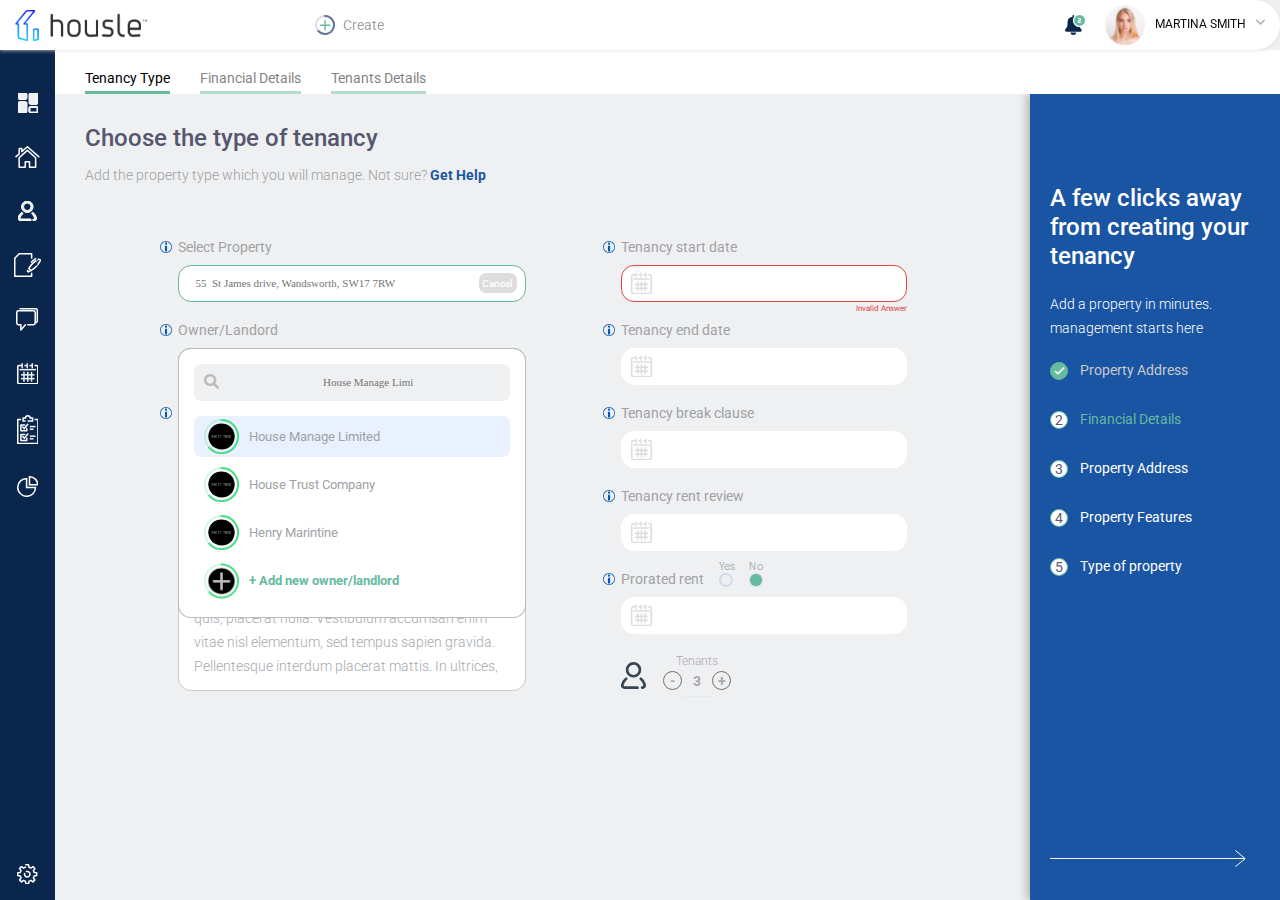
<file: property-view-20-click-component.html>
<!doctype html>
<html lang="en">
   <head>
      <!--====== Required meta tags ======-->
      <meta charset="utf-8">
      <meta http-equiv="x-ua-compatible" content="ie=edge">
      <meta name="description" content="">
      <meta name="viewport" content="width=device-width, initial-scale=1, shrink-to-fit=no">
      <!--====== Title ======-->
      <title>Document</title>
      <!--====== Favicon Icon ======-->
      <link rel="shortcut icon" href="images/favicon.ico" type="image/png">
      <!--====== Bootstrap css ======-->
      <link rel="stylesheet" href="assets/css/bootstrap.min.css">
      <!--====== Fontawesome css ======-->
      <link rel="stylesheet" href="assets/css/all.min.css">
      <!--====== Plugins css ======-->
      <link rel="stylesheet" href="assets/css/nice-select.css">
      <link rel="stylesheet" href="assets/css/flatDatePicker.css">
      <!--====== Utilities css ======-->
      <link rel="stylesheet" href="assets/css/Util.css">
      <!--====== Main css ======-->
      <link rel="stylesheet" href="assets/css/main.css">
      <!--====== Responsive css ======-->
      <link rel="stylesheet" href="assets/css/responsive.css">
   </head>
   <body>
      <header class="header-area">
         <div class="container-fluid">
            <div class="header-flex-wrap">
               <a href="#" class="logo"><img src="assets/img/logo.svg" alt=""></a>
               <div class="create-wrap">
                  <a href="#" class="create-btn"><img src="assets/img/create.svg" alt="">Create</a>
                  <div class="create-dropdown">
                     <a href="#" class="create-btn"><img src="assets/img/create.svg" alt="">Create</a>
                     <ul class="search-result-list cr-list">
                        <li class="active">
                           <a href="#" class="content-adder">
                              <div class="pff-img">
                                 <img src="assets/img/c-1.svg" alt="">
                              </div>
                              <span><strong>+ Add new property</strong></span>
                           </a>
                        </li>
                        <li>
                           <a href="#" class="content-adder">
                              <div class="pff-img">
                                 <img src="assets/img/c-2.svg" alt="">
                              </div>
                              <span><strong>+ Add new tenant</strong></span>
                           </a>
                        </li>
                        <li>
                           <a href="#" class="content-adder">
                              <div class="pff-img">
                                 <img src="assets/img/c-2.svg" alt="">
                              </div>
                              <span><strong>+ Add new owner/landlord</strong></span>
                           </a>
                        </li>
                        <li>
                           <a href="#" class="content-adder">
                              <div class="pff-img">
                                 <img src="assets/img/c-3.svg" alt="">
                              </div>
                              <span><strong>+ Add new tenancy</strong></span>
                           </a>
                        </li>
                        <li>
                           <a href="#" class="content-adder">
                              <div class="pff-img">
                                 <img src="assets/img/c-3.svg" alt="">
                              </div>
                              <span><strong>+ Add new account</strong></span>
                           </a>
                        </li>
                        <li>
                           <a href="#" class="content-adder">
                              <div class="pff-img">
                                 <img src="assets/img/c-4.svg" alt="">
                              </div>
                              <span><strong>+ Add new task</strong></span>
                           </a>
                        </li>
                        <li>
                           <a href="#" class="content-adder">
                              <div class="pff-img">
                                 <img src="assets/img/c-5.svg" alt="">
                              </div>
                              <span><strong>+ Add new Message</strong></span>
                           </a>
                        </li>
                     </ul>
                     <div class="cancle-create">
                        <a href="#">Cancel</a>
                     </div>
                  </div>
               </div>
               <ul class="user-part">
                  <li><a href="#" class="notification"><img src="assets/img/bell.svg" alt=""></a></li>
                  <li><a href="#" class="user-pf"><img src="assets/img/user.png" alt=""><span>Martina smith</span><i class="fal fa-angle-down"></i></a></li>
               </ul>
            </div>
         </div>
      </header>
      <main>
         <div class="main-content-wrap">
            <div class="sideMenu-wrap">
               <div class="sideMenu-inner-wrap">
                  <ul class="sideMenu" id="sideMenu">
                     <li>
                        <a href="#">
                           <svg id="Group_1117" data-name="Group 1117" xmlns="http://www.w3.org/2000/svg" width="20" height="20" viewBox="0 0 20 20">
                              <path id="Path_1877" data-name="Path 1877" d="M7.516,0H1.422A1.423,1.423,0,0,0,0,1.422V5.078A1.423,1.423,0,0,0,1.422,6.5H7.516A1.423,1.423,0,0,0,8.938,5.078V1.422A1.423,1.423,0,0,0,7.516,0Z" fill="#eff0f1"/>
                              <path id="Path_1878" data-name="Path 1878" d="M7.516,213.332H1.422A1.423,1.423,0,0,0,0,214.754v8.531a1.423,1.423,0,0,0,1.422,1.422H7.516a1.423,1.423,0,0,0,1.422-1.422v-8.531A1.423,1.423,0,0,0,7.516,213.332Z" transform="translate(0 -204.707)" fill="#eff0f1"/>
                              <g id="Path_1879" data-name="Path 1879" transform="translate(-266.27 -327.832)" fill="none">
                                 <path d="M284.848,341.332h-6.094a1.423,1.423,0,0,0-1.422,1.422v3.656a1.423,1.423,0,0,0,1.422,1.422h6.094a1.423,1.423,0,0,0,1.422-1.422v-3.656A1.423,1.423,0,0,0,284.848,341.332Z" stroke="none"/>
                                 <path d="M 278.7539672851563 342.3320007324219 C 278.5213012695313 342.3320007324219 278.3320007324219 342.5213012695313 278.3320007324219 342.7539672851563 L 278.3320007324219 346.4102172851563 C 278.3320007324219 346.642822265625 278.5213012695313 346.83203125 278.7539672851563 346.83203125 L 284.8477172851563 346.83203125 C 285.080322265625 346.83203125 285.26953125 346.642822265625 285.26953125 346.4102172851563 L 285.26953125 342.7539672851563 C 285.26953125 342.5213012695313 285.080322265625 342.3320007324219 284.8477172851563 342.3320007324219 L 278.7539672851563 342.3320007324219 M 278.7539672851563 341.3320007324219 L 284.8477172851563 341.3320007324219 C 285.6317749023438 341.3320007324219 286.26953125 341.9697875976563 286.26953125 342.7539672851563 L 286.26953125 346.4102172851563 C 286.26953125 347.1942443847656 285.6317749023438 347.83203125 284.8477172851563 347.83203125 L 278.7539672851563 347.83203125 C 277.9697875976563 347.83203125 277.3320007324219 347.1942443847656 277.3320007324219 346.4102172851563 L 277.3320007324219 342.7539672851563 C 277.3320007324219 341.9697875976563 277.9697875976563 341.3320007324219 278.7539672851563 341.3320007324219 Z" stroke="none" fill="#eff0f1"/>
                              </g>
                              <path id="Path_1880" data-name="Path 1880" d="M284.848,0h-6.094a1.423,1.423,0,0,0-1.422,1.422V9.953a1.423,1.423,0,0,0,1.422,1.422h6.094a1.423,1.423,0,0,0,1.422-1.422V1.422A1.423,1.423,0,0,0,284.848,0Z" transform="translate(-266.27)" fill="#eff0f1"/>
                           </svg>
                        </a>
                        <ul class="expand-menu">
                           <li>
                              <div class="under-expand-content">
                                 <h4 class="expand-content-title">TENANCY</h4>
                                 <div class="under-expand-content-wrap">
                                    <div class="top-all-content">
                                       <ul class="sm-list">
                                          <li><a href="#">
                                             <span>View Properties</span>
                                             <span class="number-of-content">28</span>
                                             </a>
                                          </li>
                                          <li><a href="#">
                                             <span>Import Properties</span>
                                             </a>
                                          </li>
                                       </ul>
                                       <div class="create-new-teanaciy-wrap">
                                          <a href="#" class="create-new-teanacy">+ Create New Tenancy</a>
                                       </div>
                                    </div>
                                    <!-- ./top-all-content -->
                                    <div class="btm-all-content">
                                       <div class="recent-wrap">
                                          <h6>Recent</h6>
                                          <ul class="recent-activity">
                                             <li>
                                                <a href="#">
                                                   <div class="actor">
                                                      <div class="actor-img with-progress">
                                                         <img src="assets/img/p-1.png" alt="">
                                                      </div>
                                                   </div>
                                                   <span class="actor-text">55 Colleny way, London…</span>
                                                </a>
                                             </li>
                                             <li>
                                                <a href="#">
                                                   <div class="actor">
                                                      <div class="actor-img">
                                                         <img src="assets/img/p-2.png" alt="">
                                                      </div>
                                                   </div>
                                                   <span class="actor-text">Alex Johnson-Smith</span>
                                                </a>
                                             </li>
                                             <li>
                                                <a href="#">
                                                   <div class="actor">
                                                      <img src="assets/img/message.svg" alt="">
                                                   </div>
                                                   <span class="actor-text">Message: Simon smith…</span>
                                                </a>
                                             </li>
                                             <li>
                                                <a href="#">
                                                   <div class="actor">
                                                      <div class="a-folder">
                                                         <i class="fas fa-folder"></i>
                                                      </div>
                                                   </div>
                                                   <span class="actor-text">File: Simon smith…</span>
                                                </a>
                                             </li>
                                          </ul>
                                       </div>
                                       <ul class="support">
                                          <li><a href="#">Contact</a></li>
                                          <li><a href="#">support@housle.co.uk</a></li>
                                       </ul>
                                    </div>
                                    <!-- ./btm-all-conentnt -->
                                 </div>
                              </div>
                           </li>
                        </ul>
                     </li>
                     <li>
                        <a href="#">
                           <svg xmlns="http://www.w3.org/2000/svg" width="24.78" height="21.932" viewBox="0 0 24.78 21.932">
                              <g id="Group_2253" data-name="Group 2253" transform="translate(-55.441 -494.463)">
                                 <path id="Path_2076" data-name="Path 2076" d="M81.311,511.349l-8.263-7.4h-.006l-8.262,7.4V520.8h6.128v-5.375h4.274V520.8h6.128Z" transform="translate(-5.215 -5.15)" fill="none" stroke="#eff0f1" stroke-linejoin="round" stroke-width="1.5"/>
                                 <path id="Path_2077" data-name="Path 2077" d="M79.728,505.582l-11.9-10.369-5.591,4.864v-3.111H59.651v5.361l-3.716,3.254" transform="translate(0 0)" fill="none" stroke="#eff0f1" stroke-linejoin="round" stroke-miterlimit="10" stroke-width="1.5"/>
                              </g>
                           </svg>
                        </a>
                        <ul class="expand-menu">
                           <li>
                              <div class="under-expand-content">
                                 <h4 class="expand-content-title">TENANCY</h4>
                                 <div class="under-expand-content-wrap">
                                    <div class="top-all-content">
                                       <ul class="sm-list">
                                          <li><a href="#">
                                             <span>View Properties</span>
                                             <span class="number-of-content">28</span>
                                             </a>
                                          </li>
                                          <li><a href="#">
                                             <span>Import Properties</span>
                                             </a>
                                          </li>
                                       </ul>
                                       <div class="create-new-teanaciy-wrap">
                                          <a href="#" class="create-new-teanacy">+ Create New Tenancy</a>
                                       </div>
                                    </div>
                                    <!-- ./top-all-content -->
                                    <div class="btm-all-content">
                                       <div class="recent-wrap">
                                          <h6>Recent</h6>
                                          <ul class="recent-activity">
                                             <li>
                                                <a href="#">
                                                   <div class="actor">
                                                      <div class="actor-img with-progress">
                                                         <img src="assets/img/p-1.png" alt="">
                                                      </div>
                                                   </div>
                                                   <span class="actor-text">55 Colleny way, London…</span>
                                                </a>
                                             </li>
                                             <li>
                                                <a href="#">
                                                   <div class="actor">
                                                      <div class="actor-img">
                                                         <img src="assets/img/p-2.png" alt="">
                                                      </div>
                                                   </div>
                                                   <span class="actor-text">Alex Johnson-Smith</span>
                                                </a>
                                             </li>
                                             <li>
                                                <a href="#">
                                                   <div class="actor">
                                                      <img src="assets/img/message.svg" alt="">
                                                   </div>
                                                   <span class="actor-text">Message: Simon smith…</span>
                                                </a>
                                             </li>
                                             <li>
                                                <a href="#">
                                                   <div class="actor">
                                                      <div class="a-folder">
                                                         <i class="fas fa-folder"></i>
                                                      </div>
                                                   </div>
                                                   <span class="actor-text">File: Simon smith…</span>
                                                </a>
                                             </li>
                                          </ul>
                                       </div>
                                       <ul class="support">
                                          <li><a href="#">Contact</a></li>
                                          <li><a href="#">support@housle.co.uk</a></li>
                                       </ul>
                                    </div>
                                    <!-- ./btm-all-conentnt -->
                                 </div>
                              </div>
                           </li>
                        </ul>
                     </li>
                     <li>
                        <a href="#">
                           <svg xmlns="http://www.w3.org/2000/svg" width="18.572" height="20" viewBox="0 0 18.572 20">
                              <g id="Rx0rzd.tif" transform="translate(-27.269 -3.767)">
                                 <g id="Group_1118" data-name="Group 1118" transform="translate(27.269 3.767)">
                                    <path id="Path_1881" data-name="Path 1881" d="M29.793,305.582c-.167-.038-.336-.069-.5-.115a2.77,2.77,0,0,1-1.921-3.412,9.437,9.437,0,0,1,3.074-4.779,1,1,0,0,1,1.429.069.983.983,0,0,1-.137,1.436,7.51,7.51,0,0,0-2.432,3.744.782.782,0,0,0,.8,1.056q4.622,0,9.244,0a1.021,1.021,0,0,1,1.021.6.989.989,0,0,1-.663,1.369c-.038.01-.074.025-.112.038Z" transform="translate(-27.269 -285.582)" fill="#eff0f1"/>
                                    <path id="Path_1882" data-name="Path 1882" d="M366.856,305.424a1.113,1.113,0,0,1-.725-.6,1,1,0,0,1,.875-1.394.793.793,0,0,0,.755-1.142,7.512,7.512,0,0,0-2.429-3.675.97.97,0,0,1-.35-1,.925.925,0,0,1,.691-.73,1.02,1.02,0,0,1,.981.243,9.29,9.29,0,0,1,2.68,3.672,7.612,7.612,0,0,1,.443,1.441,2.742,2.742,0,0,1-2.1,3.107l-.345.078Z" transform="translate(-351.246 -285.424)" fill="#eff0f1"/>
                                    <path id="Path_1883" data-name="Path 1883" d="M119.71,15.294a5.763,5.763,0,1,1,5.776-5.7A5.758,5.758,0,0,1,119.71,15.294Zm3.782-5.766a3.78,3.78,0,1,0-3.762,3.786A3.8,3.8,0,0,0,123.492,9.528Z" transform="translate(-110.434 -3.767)" fill="#eff0f1"/>
                                 </g>
                              </g>
                           </svg>
                        </a>
                        <ul class="expand-menu">
                           <li>
                              <div class="under-expand-content">
                                 <h4 class="expand-content-title">TENANCY</h4>
                                 <div class="under-expand-content-wrap">
                                    <div class="top-all-content">
                                       <ul class="sm-list">
                                          <li><a href="#">
                                             <span>View Properties</span>
                                             <span class="number-of-content">28</span>
                                             </a>
                                          </li>
                                          <li><a href="#">
                                             <span>Import Properties</span>
                                             </a>
                                          </li>
                                       </ul>
                                       <div class="create-new-teanaciy-wrap">
                                          <a href="#" class="create-new-teanacy">+ Create New Tenancy</a>
                                       </div>
                                    </div>
                                    <!-- ./top-all-content -->
                                    <div class="btm-all-content">
                                       <div class="recent-wrap">
                                          <h6>Recent</h6>
                                          <ul class="recent-activity">
                                             <li>
                                                <a href="#">
                                                   <div class="actor">
                                                      <div class="actor-img with-progress">
                                                         <img src="assets/img/p-1.png" alt="">
                                                      </div>
                                                   </div>
                                                   <span class="actor-text">55 Colleny way, London…</span>
                                                </a>
                                             </li>
                                             <li>
                                                <a href="#">
                                                   <div class="actor">
                                                      <div class="actor-img">
                                                         <img src="assets/img/p-2.png" alt="">
                                                      </div>
                                                   </div>
                                                   <span class="actor-text">Alex Johnson-Smith</span>
                                                </a>
                                             </li>
                                             <li>
                                                <a href="#">
                                                   <div class="actor">
                                                      <img src="assets/img/message.svg" alt="">
                                                   </div>
                                                   <span class="actor-text">Message: Simon smith…</span>
                                                </a>
                                             </li>
                                             <li>
                                                <a href="#">
                                                   <div class="actor">
                                                      <div class="a-folder">
                                                         <i class="fas fa-folder"></i>
                                                      </div>
                                                   </div>
                                                   <span class="actor-text">File: Simon smith…</span>
                                                </a>
                                             </li>
                                          </ul>
                                       </div>
                                       <ul class="support">
                                          <li><a href="#">Contact</a></li>
                                          <li><a href="#">support@housle.co.uk</a></li>
                                       </ul>
                                    </div>
                                    <!-- ./btm-all-conentnt -->
                                 </div>
                              </div>
                           </li>
                        </ul>
                     </li>
                     <li>
                        <a href="#">
                           <svg xmlns="http://www.w3.org/2000/svg" width="27.034" height="23.98" viewBox="0 0 27.034 23.98">
                              <g id="Group_2678" data-name="Group 2678" transform="translate(0.75 0.75)">
                                 <g id="Group_2267" data-name="Group 2267" transform="translate(11.96 4.794)">
                                    <line id="Line_531" data-name="Line 531" x1="1.078" y2="1.078" transform="translate(0 13.065)" fill="none" stroke="#0b264d" stroke-linecap="round" stroke-miterlimit="10" stroke-width="1.5"/>
                                    <g id="Group_2266" data-name="Group 2266" transform="translate(2.138 0.618)">
                                       <path id="Path_2097" data-name="Path 2097" d="M214.483,511.085a23.3,23.3,0,0,1,9.738-9.225,1.161,1.161,0,0,1,1.185.248l.15.151a1.159,1.159,0,0,1,.25,1.183,23.481,23.481,0,0,1-9.228,9.738Z" transform="translate(-214.483 -501.788)" fill="none" stroke="#0b264d" stroke-linejoin="round" stroke-width="1.5"/>
                                    </g>
                                    <path id="Path_2098" data-name="Path 2098" d="M211.449,528.648l-.383,1.219.8.8,2.594-1.325" transform="translate(-210.293 -517.305)" fill="none" stroke="#0b264d" stroke-linejoin="round" stroke-width="1.5"/>
                                    <line id="Line_532" data-name="Line 532" x1="1.31" y1="1.481" transform="translate(8.981)" fill="none" stroke="#0b264d" stroke-linecap="round" stroke-linejoin="round" stroke-width="1.5"/>
                                    <path id="Path_2099" data-name="Path 2099" d="M220.719,503.728a26.488,26.488,0,0,1,4.337-3.448" transform="translate(-216.091 -500.264)" fill="none" stroke="#0b264d" stroke-linecap="round" stroke-linejoin="round" stroke-width="1.5"/>
                                    <line id="Line_533" data-name="Line 533" x2="1.981" y2="1.981" transform="translate(8.492 4.788)" fill="none" stroke="#0b264d" stroke-linejoin="round" stroke-width="1.5"/>
                                 </g>
                                 <g id="Group_2269" data-name="Group 2269">
                                    <g id="Group_2268" data-name="Group 2268">
                                       <path id="Path_2101" data-name="Path 2101" d="M196.089,507.213v3.5H179.176V492.7l4.463-4.462h12.45v5.011" transform="translate(-179.176 -488.233)" fill="none" stroke="#0b264d" stroke-linejoin="round" stroke-width="1.5"/>
                                    </g>
                                 </g>
                              </g>
                           </svg>
                        </a>
                        <ul class="expand-menu">
                           <li>
                              <div class="under-expand-content">
                                 <h4 class="expand-content-title">TENANCY</h4>
                                 <div class="under-expand-content-wrap">
                                    <div class="top-all-content">
                                       <ul class="sm-list">
                                          <li><a href="#">
                                             <span>View Properties</span>
                                             <span class="number-of-content">28</span>
                                             </a>
                                          </li>
                                          <li><a href="#">
                                             <span>Import Properties</span>
                                             </a>
                                          </li>
                                       </ul>
                                       <div class="create-new-teanaciy-wrap">
                                          <a href="#" class="create-new-teanacy">+ Create New Tenancy</a>
                                       </div>
                                    </div>
                                    <!-- ./top-all-content -->
                                    <div class="btm-all-content">
                                       <div class="recent-wrap">
                                          <h6>Recent</h6>
                                          <ul class="recent-activity">
                                             <li>
                                                <a href="#">
                                                   <div class="actor">
                                                      <div class="actor-img with-progress">
                                                         <img src="assets/img/p-1.png" alt="">
                                                      </div>
                                                   </div>
                                                   <span class="actor-text">55 Colleny way, London…</span>
                                                </a>
                                             </li>
                                             <li>
                                                <a href="#">
                                                   <div class="actor">
                                                      <div class="actor-img">
                                                         <img src="assets/img/p-2.png" alt="">
                                                      </div>
                                                   </div>
                                                   <span class="actor-text">Alex Johnson-Smith</span>
                                                </a>
                                             </li>
                                             <li>
                                                <a href="#">
                                                   <div class="actor">
                                                      <img src="assets/img/message.svg" alt="">
                                                   </div>
                                                   <span class="actor-text">Message: Simon smith…</span>
                                                </a>
                                             </li>
                                             <li>
                                                <a href="#">
                                                   <div class="actor">
                                                      <div class="a-folder">
                                                         <i class="fas fa-folder"></i>
                                                      </div>
                                                   </div>
                                                   <span class="actor-text">File: Simon smith…</span>
                                                </a>
                                             </li>
                                          </ul>
                                       </div>
                                       <ul class="support">
                                          <li><a href="#">Contact</a></li>
                                          <li><a href="#">support@housle.co.uk</a></li>
                                       </ul>
                                    </div>
                                    <!-- ./btm-all-conentnt -->
                                 </div>
                              </div>
                           </li>
                        </ul>
                     </li>
                     <li>
                        <a href="#">
                           <svg xmlns="http://www.w3.org/2000/svg" width="22.067" height="22.635" viewBox="0 0 22.067 22.635">
                              <g id="Group_2264" data-name="Group 2264" transform="translate(-177.705 -487.406)">
                                 <g id="Group_2263" data-name="Group 2263" transform="translate(178.455 490.231)">
                                    <path id="Path_2089" data-name="Path 2089" d="M189.569,507.99h5.637a1.732,1.732,0,0,0,1.727-1.727V495.752a1.732,1.732,0,0,0-1.727-1.727H180.181a1.731,1.731,0,0,0-1.726,1.727v10.512a1.731,1.731,0,0,0,1.726,1.727h2.4v5.095l4.576-5.095" transform="translate(-178.455 -494.025)" fill="none" stroke="#eff0f1" stroke-linecap="round" stroke-linejoin="round" stroke-width="1.5"/>
                                 </g>
                                 <path id="Path_2090" data-name="Path 2090" d="M187.593,488.156H203.2a1.732,1.732,0,0,1,1.727,1.727v10.512a1.732,1.732,0,0,1-1.727,1.727h-.241" transform="translate(-5.907)" fill="none" stroke="#eff0f1" stroke-linecap="round" stroke-linejoin="round" stroke-width="1.5"/>
                              </g>
                           </svg>
                        </a>
                        <ul class="expand-menu">
                           <li>
                              <div class="under-expand-content">
                                 <h4 class="expand-content-title">TENANCY</h4>
                                 <div class="under-expand-content-wrap">
                                    <div class="top-all-content">
                                       <ul class="sm-list">
                                          <li><a href="#">
                                             <span>View Properties</span>
                                             <span class="number-of-content">28</span>
                                             </a>
                                          </li>
                                          <li><a href="#">
                                             <span>Import Properties</span>
                                             </a>
                                          </li>
                                       </ul>
                                       <div class="create-new-teanaciy-wrap">
                                          <a href="#" class="create-new-teanacy">+ Create New Tenancy</a>
                                       </div>
                                    </div>
                                    <!-- ./top-all-content -->
                                    <div class="btm-all-content">
                                       <div class="recent-wrap">
                                          <h6>Recent</h6>
                                          <ul class="recent-activity">
                                             <li>
                                                <a href="#">
                                                   <div class="actor">
                                                      <div class="actor-img with-progress">
                                                         <img src="assets/img/p-1.png" alt="">
                                                      </div>
                                                   </div>
                                                   <span class="actor-text">55 Colleny way, London…</span>
                                                </a>
                                             </li>
                                             <li>
                                                <a href="#">
                                                   <div class="actor">
                                                      <div class="actor-img">
                                                         <img src="assets/img/p-2.png" alt="">
                                                      </div>
                                                   </div>
                                                   <span class="actor-text">Alex Johnson-Smith</span>
                                                </a>
                                             </li>
                                             <li>
                                                <a href="#">
                                                   <div class="actor">
                                                      <img src="assets/img/message.svg" alt="">
                                                   </div>
                                                   <span class="actor-text">Message: Simon smith…</span>
                                                </a>
                                             </li>
                                             <li>
                                                <a href="#">
                                                   <div class="actor">
                                                      <div class="a-folder">
                                                         <i class="fas fa-folder"></i>
                                                      </div>
                                                   </div>
                                                   <span class="actor-text">File: Simon smith…</span>
                                                </a>
                                             </li>
                                          </ul>
                                       </div>
                                       <ul class="support">
                                          <li><a href="#">Contact</a></li>
                                          <li><a href="#">support@housle.co.uk</a></li>
                                       </ul>
                                    </div>
                                    <!-- ./btm-all-conentnt -->
                                 </div>
                              </div>
                           </li>
                        </ul>
                     </li>
                     <li>
                        <a href="#">
                           <svg xmlns="http://www.w3.org/2000/svg" width="21.508" height="21.5" viewBox="0 0 21.508 21.5">
                              <g id="Group_2274" data-name="Group 2274" transform="translate(-177.162 -38.892)">
                                 <g id="Group_2274-2" data-name="Group 2274" transform="translate(177.912 39.642)">
                                    <line id="Line_534" data-name="Line 534" x2="16.518" transform="translate(1.745 5.89)" fill="none" stroke="#eff0f1" stroke-linejoin="round" stroke-width="1.5"/>
                                    <path id="Path_2103" data-name="Path 2103" d="M190.232,62.708H179.067a1.164,1.164,0,0,1-1.155-1.161V45.655a1.159,1.159,0,0,1,1.155-1.154h3.178" transform="translate(-177.912 -42.708)" fill="none" stroke="#eff0f1" stroke-linejoin="round" stroke-width="1.5"/>
                                    <path id="Path_2104" data-name="Path 2104" d="M223.23,44.5h2.128a1.158,1.158,0,0,1,1.155,1.154v7.484" transform="translate(-206.505 -42.708)" fill="none" stroke="#eff0f1" stroke-linejoin="round" stroke-width="1.5"/>
                                    <path id="Path_2105" data-name="Path 2105" d="M205.019,70.092h8.849a1.158,1.158,0,0,0,1.155-1.154V56.2" transform="translate(-195.015 -50.092)" fill="none" stroke="#eff0f1" stroke-linejoin="round" stroke-width="1.5"/>
                                    <line id="Line_535" data-name="Line 535" x2="2.768" transform="translate(11.671 1.793)" fill="none" stroke="#eff0f1" stroke-linejoin="round" stroke-width="1.5"/>
                                    <line id="Line_536" data-name="Line 536" x2="2.767" transform="translate(6.618 1.793)" fill="none" stroke="#eff0f1" stroke-linejoin="round" stroke-width="1.5"/>
                                    <line id="Line_537" data-name="Line 537" y2="3.928" transform="translate(4.412 0)" fill="none" stroke="#eff0f1" stroke-linecap="round" stroke-miterlimit="10" stroke-width="1.5"/>
                                    <line id="Line_538" data-name="Line 538" y2="3.928" transform="translate(14.518 0)" fill="none" stroke="#eff0f1" stroke-linecap="round" stroke-miterlimit="10" stroke-width="1.5"/>
                                    <line id="Line_539" data-name="Line 539" y2="3.928" transform="translate(9.465 0)" fill="none" stroke="#eff0f1" stroke-linecap="round" stroke-miterlimit="10" stroke-width="1.5"/>
                                    <line id="Line_540" data-name="Line 540" x2="13.507" transform="translate(3.218 11.11)" fill="none" stroke="#eff0f1" stroke-linejoin="round" stroke-width="1.5"/>
                                    <line id="Line_541" data-name="Line 541" x2="13.507" transform="translate(3.218 14.892)" fill="none" stroke="#eff0f1" stroke-linejoin="round" stroke-width="1.5"/>
                                    <line id="Line_542" data-name="Line 542" y1="9.757" transform="translate(10.004 8.123)" fill="none" stroke="#eff0f1" stroke-linejoin="round" stroke-width="1.5"/>
                                    <line id="Line_543" data-name="Line 543" y1="9.757" transform="translate(6.222 8.123)" fill="none" stroke="#eff0f1" stroke-linejoin="round" stroke-width="1.5"/>
                                    <line id="Line_544" data-name="Line 544" y1="9.757" transform="translate(13.785 8.123)" fill="none" stroke="#eff0f1" stroke-linejoin="round" stroke-width="1.5"/>
                                 </g>
                              </g>
                           </svg>
                        </a>
                        <ul class="expand-menu">
                           <li>
                              <div class="under-expand-content">
                                 <h4 class="expand-content-title">TENANCY</h4>
                                 <div class="under-expand-content-wrap">
                                    <div class="top-all-content">
                                       <ul class="sm-list">
                                          <li><a href="#">
                                             <span>View Properties</span>
                                             <span class="number-of-content">28</span>
                                             </a>
                                          </li>
                                          <li><a href="#">
                                             <span>Import Properties</span>
                                             </a>
                                          </li>
                                       </ul>
                                       <div class="create-new-teanaciy-wrap">
                                          <a href="#" class="create-new-teanacy">+ Create New Tenancy</a>
                                       </div>
                                    </div>
                                    <!-- ./top-all-content -->
                                    <div class="btm-all-content">
                                       <div class="recent-wrap">
                                          <h6>Recent</h6>
                                          <ul class="recent-activity">
                                             <li>
                                                <a href="#">
                                                   <div class="actor">
                                                      <div class="actor-img with-progress">
                                                         <img src="assets/img/p-1.png" alt="">
                                                      </div>
                                                   </div>
                                                   <span class="actor-text">55 Colleny way, London…</span>
                                                </a>
                                             </li>
                                             <li>
                                                <a href="#">
                                                   <div class="actor">
                                                      <div class="actor-img">
                                                         <img src="assets/img/p-2.png" alt="">
                                                      </div>
                                                   </div>
                                                   <span class="actor-text">Alex Johnson-Smith</span>
                                                </a>
                                             </li>
                                             <li>
                                                <a href="#">
                                                   <div class="actor">
                                                      <img src="assets/img/message.svg" alt="">
                                                   </div>
                                                   <span class="actor-text">Message: Simon smith…</span>
                                                </a>
                                             </li>
                                             <li>
                                                <a href="#">
                                                   <div class="actor">
                                                      <div class="a-folder">
                                                         <i class="fas fa-folder"></i>
                                                      </div>
                                                   </div>
                                                   <span class="actor-text">File: Simon smith…</span>
                                                </a>
                                             </li>
                                          </ul>
                                       </div>
                                       <ul class="support">
                                          <li><a href="#">Contact</a></li>
                                          <li><a href="#">support@housle.co.uk</a></li>
                                       </ul>
                                    </div>
                                    <!-- ./btm-all-conentnt -->
                                 </div>
                              </div>
                           </li>
                        </ul>
                     </li>
                     <li>
                        <a href="#">
                           <svg xmlns="http://www.w3.org/2000/svg" width="21.689" height="29.32" viewBox="0 0 21.689 29.32">
                              <g id="Group_2275" data-name="Group 2275" transform="translate(-49.278 -481.084)">
                                 <path id="Path_2091" data-name="Path 2091" d="M66.684,487.185h4.9v-3.043H69.225a2.351,2.351,0,0,0-4.7,0H62.167v3.043h2.421" transform="translate(-6.753)" fill="none" stroke="#eff0f1" stroke-miterlimit="10" stroke-width="1.5"/>
                                 <path id="Path_2092" data-name="Path 2092" d="M62.994,506.354v2.128H57.078v-5.917h3.814" transform="translate(-3.922 -11.532)" fill="none" stroke="#eff0f1" stroke-linecap="round" stroke-linejoin="round" stroke-width="1.5"/>
                                 <path id="Path_2093" data-name="Path 2093" d="M61.32,503.866,62.9,505.6l3.428-4.43" transform="translate(-6.282 -10.757)" fill="none" stroke="#eff0f1" stroke-linecap="round" stroke-linejoin="round" stroke-width="1.5"/>
                                 <line id="Line_525" data-name="Line 525" x2="5.709" transform="translate(62.091 492.666)" fill="none" stroke="#eff0f1" stroke-miterlimit="10" stroke-width="1.5"/>
                                 <line id="Line_526" data-name="Line 526" x2="3.675" transform="translate(62.091 495.315)" fill="none" stroke="#eff0f1" stroke-miterlimit="10" stroke-width="1.5"/>
                                 <path id="Path_2094" data-name="Path 2094" d="M62.994,527.992v2.128H57.078V524.2h3.814" transform="translate(-3.922 -23.569)" fill="none" stroke="#eff0f1" stroke-linecap="round" stroke-linejoin="round" stroke-width="1.5"/>
                                 <path id="Path_2095" data-name="Path 2095" d="M61.32,525.5l1.578,1.735,3.428-4.43" transform="translate(-6.282 -22.794)" fill="none" stroke="#eff0f1" stroke-linecap="round" stroke-linejoin="round" stroke-width="1.5"/>
                                 <line id="Line_527" data-name="Line 527" x2="5.709" transform="translate(62.091 502.268)" fill="none" stroke="#eff0f1" stroke-miterlimit="10" stroke-width="1.5"/>
                                 <line id="Line_528" data-name="Line 528" x2="3.675" transform="translate(62.091 504.916)" fill="none" stroke="#eff0f1" stroke-miterlimit="10" stroke-width="1.5"/>
                                 <path id="Path_2096" data-name="Path 2096" d="M53.459,490.282H50.028v24.071H70.217V490.282H66.84" transform="translate(0 -4.699)" fill="none" stroke="#eff0f1" stroke-linejoin="round" stroke-width="1.5"/>
                              </g>
                           </svg>
                        </a>
                        <ul class="expand-menu">
                           <li>
                              <div class="under-expand-content">
                                 <h4 class="expand-content-title">TENANCY</h4>
                                 <div class="under-expand-content-wrap">
                                    <div class="top-all-content">
                                       <ul class="sm-list">
                                          <li><a href="#">
                                             <span>View Properties</span>
                                             <span class="number-of-content">28</span>
                                             </a>
                                          </li>
                                          <li><a href="#">
                                             <span>Import Properties</span>
                                             </a>
                                          </li>
                                       </ul>
                                       <div class="create-new-teanaciy-wrap">
                                          <a href="#" class="create-new-teanacy">+ Create New Tenancy</a>
                                       </div>
                                    </div>
                                    <!-- ./top-all-content -->
                                    <div class="btm-all-content">
                                       <div class="recent-wrap">
                                          <h6>Recent</h6>
                                          <ul class="recent-activity">
                                             <li>
                                                <a href="#">
                                                   <div class="actor">
                                                      <div class="actor-img with-progress">
                                                         <img src="assets/img/p-1.png" alt="">
                                                      </div>
                                                   </div>
                                                   <span class="actor-text">55 Colleny way, London…</span>
                                                </a>
                                             </li>
                                             <li>
                                                <a href="#">
                                                   <div class="actor">
                                                      <div class="actor-img">
                                                         <img src="assets/img/p-2.png" alt="">
                                                      </div>
                                                   </div>
                                                   <span class="actor-text">Alex Johnson-Smith</span>
                                                </a>
                                             </li>
                                             <li>
                                                <a href="#">
                                                   <div class="actor">
                                                      <img src="assets/img/message.svg" alt="">
                                                   </div>
                                                   <span class="actor-text">Message: Simon smith…</span>
                                                </a>
                                             </li>
                                             <li>
                                                <a href="#">
                                                   <div class="actor">
                                                      <div class="a-folder">
                                                         <i class="fas fa-folder"></i>
                                                      </div>
                                                   </div>
                                                   <span class="actor-text">File: Simon smith…</span>
                                                </a>
                                             </li>
                                          </ul>
                                       </div>
                                       <ul class="support">
                                          <li><a href="#">Contact</a></li>
                                          <li><a href="#">support@housle.co.uk</a></li>
                                       </ul>
                                    </div>
                                    <!-- ./btm-all-conentnt -->
                                 </div>
                              </div>
                           </li>
                        </ul>
                     </li>
                     <li>
                        <a href="#">
                           <svg xmlns="http://www.w3.org/2000/svg" width="21.481" height="21.072" viewBox="0 0 21.481 21.072">
                              <g id="Group_2279" data-name="Group 2279" transform="translate(-177.45 -264.623)">
                                 <path id="Path_2108" data-name="Path 2108" d="M187.765,285.91a8.718,8.718,0,0,0,5.528,2.1c.052,0,.1,0,.156,0a8.749,8.749,0,0,0,8.749-8.749h-8.9v-9.512" transform="translate(-6.247 -3.064)" fill="none" stroke="#eff0f1" stroke-miterlimit="10" stroke-width="1.5"/>
                                 <path id="Path_2109" data-name="Path 2109" d="M186.613,271.307a8.717,8.717,0,0,0-5.564,2c-.04.033-.083.063-.121.1a8.877,8.877,0,0,0,.59,13.32" transform="translate(0 -3.876)" fill="none" stroke="#eff0f1" stroke-miterlimit="10" stroke-width="1.5"/>
                                 <path id="Path_2110" data-name="Path 2110" d="M212.037,264.629l.02,8.838H220.3a8.093,8.093,0,0,0-8.093-8.094" transform="translate(-22.114)" fill="none" stroke="#eff0f1" stroke-miterlimit="10" stroke-width="1.5"/>
                                 <path id="Path_2111" data-name="Path 2111" d="M181.186,302.123" transform="translate(-1.95 -24.003)" fill="none" stroke="#eff0f1" stroke-miterlimit="10" stroke-width="1.5"/>
                                 <path id="Path_2112" data-name="Path 2112" d="M196.349,302.447" transform="translate(-11.854 -24.215)" fill="none" stroke="#eff0f1" stroke-miterlimit="10" stroke-width="1.5"/>
                              </g>
                           </svg>
                        </a>
                        <ul class="expand-menu">
                           <li>
                              <div class="under-expand-content">
                                 <h4 class="expand-content-title">TENANCY</h4>
                                 <div class="under-expand-content-wrap">
                                    <div class="top-all-content">
                                       <ul class="sm-list">
                                          <li><a href="#">
                                             <span>View Properties</span>
                                             <span class="number-of-content">28</span>
                                             </a>
                                          </li>
                                          <li><a href="#">
                                             <span>Import Properties</span>
                                             </a>
                                          </li>
                                       </ul>
                                       <div class="create-new-teanaciy-wrap">
                                          <a href="#" class="create-new-teanacy">+ Create New Tenancy</a>
                                       </div>
                                    </div>
                                    <!-- ./top-all-content -->
                                    <div class="btm-all-content">
                                       <div class="recent-wrap">
                                          <h6>Recent</h6>
                                          <ul class="recent-activity">
                                             <li>
                                                <a href="#">
                                                   <div class="actor">
                                                      <div class="actor-img with-progress">
                                                         <img src="assets/img/p-1.png" alt="">
                                                      </div>
                                                   </div>
                                                   <span class="actor-text">55 Colleny way, London…</span>
                                                </a>
                                             </li>
                                             <li>
                                                <a href="#">
                                                   <div class="actor">
                                                      <div class="actor-img">
                                                         <img src="assets/img/p-2.png" alt="">
                                                      </div>
                                                   </div>
                                                   <span class="actor-text">Alex Johnson-Smith</span>
                                                </a>
                                             </li>
                                             <li>
                                                <a href="#">
                                                   <div class="actor">
                                                      <img src="assets/img/message.svg" alt="">
                                                   </div>
                                                   <span class="actor-text">Message: Simon smith…</span>
                                                </a>
                                             </li>
                                             <li>
                                                <a href="#">
                                                   <div class="actor">
                                                      <div class="a-folder">
                                                         <i class="fas fa-folder"></i>
                                                      </div>
                                                   </div>
                                                   <span class="actor-text">File: Simon smith…</span>
                                                </a>
                                             </li>
                                          </ul>
                                       </div>
                                       <ul class="support">
                                          <li><a href="#">Contact</a></li>
                                          <li><a href="#">support@housle.co.uk</a></li>
                                       </ul>
                                    </div>
                                    <!-- ./btm-all-conentnt -->
                                 </div>
                              </div>
                           </li>
                        </ul>
                     </li>
                     <li class="setting">
                        <a href="#">
                           <svg xmlns="http://www.w3.org/2000/svg" width="20.438" height="20.437" viewBox="0 0 20.438 20.437">
                              <g id="Group_2624" data-name="Group 2624" transform="translate(-204.052 -173.688)">
                                 <g id="Group_2277" data-name="Group 2277" transform="translate(204.802 174.438)">
                                    <g id="Group_2276" data-name="Group 2276">
                                       <path id="Path_2106" data-name="Path 2106" d="M212.5,176.975a7.144,7.144,0,0,0-1.869.773l-2.1-1.491-1.911,1.91,1.491,2.1a7.105,7.105,0,0,0-.769,1.855l-2.541.432v2.7l2.541.433a7.1,7.1,0,0,0,.777,1.868l-1.5,2.09,1.911,1.91,2.089-1.5a7.014,7.014,0,0,0,1.867.774l.433,2.543h2.7l.433-2.541a7.111,7.111,0,0,0,1.868-.776l2.089,1.5,1.91-1.91-1.5-2.09a7.085,7.085,0,0,0,.78-1.883l2.537-.417v-2.7l-2.537-.417a7.06,7.06,0,0,0-.771-1.87l1.491-2.1-1.91-1.91-2.1,1.491a7.11,7.11,0,0,0-1.87-.772l-.417-2.537h-2.7" transform="translate(-204.802 -174.438)" fill="none" stroke="#eff0f1" stroke-linecap="round" stroke-linejoin="round" stroke-width="1.5"/>
                                    </g>
                                 </g>
                                 <path id="Path_2107" data-name="Path 2107" d="M218.573,186.25a2.759,2.759,0,1,1-1.946,1.914" transform="translate(-5.018 -5.017)" fill="none" stroke="#eff0f1" stroke-linecap="round" stroke-linejoin="round" stroke-width="1.5"/>
                              </g>
                           </svg>
                        </a>
                        <ul class="expand-menu">
                           <li>
                              <div class="under-expand-content">
                                 <h4 class="expand-content-title">TENANCY</h4>
                                 <div class="under-expand-content-wrap">
                                    <div class="top-all-content">
                                       <ul class="sm-list">
                                          <li><a href="#">
                                             <span>View Properties</span>
                                             <span class="number-of-content">28</span>
                                             </a>
                                          </li>
                                          <li><a href="#">
                                             <span>Import Properties</span>
                                             </a>
                                          </li>
                                       </ul>
                                       <div class="create-new-teanaciy-wrap">
                                          <a href="#" class="create-new-teanacy">+ Create New Tenancy</a>
                                       </div>
                                    </div>
                                    <!-- ./top-all-content -->
                                    <div class="btm-all-content">
                                       <div class="recent-wrap">
                                          <h6>Recent</h6>
                                          <ul class="recent-activity">
                                             <li>
                                                <a href="#">
                                                   <div class="actor">
                                                      <div class="actor-img with-progress">
                                                         <img src="assets/img/p-1.png" alt="">
                                                      </div>
                                                   </div>
                                                   <span class="actor-text">55 Colleny way, London…</span>
                                                </a>
                                             </li>
                                             <li>
                                                <a href="#">
                                                   <div class="actor">
                                                      <div class="actor-img">
                                                         <img src="assets/img/p-2.png" alt="">
                                                      </div>
                                                   </div>
                                                   <span class="actor-text">Alex Johnson-Smith</span>
                                                </a>
                                             </li>
                                             <li>
                                                <a href="#">
                                                   <div class="actor">
                                                      <img src="assets/img/message.svg" alt="">
                                                   </div>
                                                   <span class="actor-text">Message: Simon smith…</span>
                                                </a>
                                             </li>
                                             <li>
                                                <a href="#">
                                                   <div class="actor">
                                                      <div class="a-folder">
                                                         <i class="fas fa-folder"></i>
                                                      </div>
                                                   </div>
                                                   <span class="actor-text">File: Simon smith…</span>
                                                </a>
                                             </li>
                                          </ul>
                                       </div>
                                       <ul class="support">
                                          <li><a href="#">Contact</a></li>
                                          <li><a href="#">support@housle.co.uk</a></li>
                                       </ul>
                                    </div>
                                    <!-- ./btm-all-conentnt -->
                                 </div>
                              </div>
                           </li>
                        </ul>
                     </li>
                  </ul>
               </div>
            </div>
            <!-- ./sideMenu-wrap -->
            <div class="page-main-content">
               <div class="tabContainer">
                  <nav>
                     <div class="nav nav-link-wrap" id="nav-tab" role="tablist">
                        <a class="nav-item nav-link active" id="tbOne-tab" data-toggle="tab" href="#tbOne" role="tab" aria-controls="nav-home" aria-selected="true">Tenancy Type</a>
                        <a class="nav-item nav-link" id="tbTwo-tab" data-toggle="tab" href="#tbTwo" role="tab" aria-controls="nav-profile" aria-selected="false">Financial Details</a>
                        <a class="nav-item nav-link" id="tbThree-tab" data-toggle="tab" href="#tbThree" role="tab" aria-controls="nav-contact" aria-selected="false">Tenants Details</a>
                     </div>
                  </nav>
               </div>
               <div class="left-right-flex-wrap">
                  <div class="lf-main-content">
                     <div class="tab-content" id="nav-tabContent">
                        <div class="tab-pane fade show active" id="tbOne" role="tabpanel" aria-labelledby="tbOne-tab">
                           <div class="tb-content-wrap">
                              <div class="page-title">
                                 <h2>Choose the type of tenancy </h2>
                                 <p>Add the property type which you will manage.  Not sure? <a href="">Get Help</a> </p>
                              </div>
                              <div class="view-20-wrap">
                                 <div class="row">
                                    <div class="col-xl-7">
                                       <div class="view-20-content">
                                          <div class="selection-input-wrap">
                                             <label for=""><img src="assets/img/ii.svg" alt=""> Select Property </label>
                                             <div class="selection-input">
                                                <input type="text" placeholder="55  St James drive, Wandsworth, SW17 7RW">
                                                <span class="cancel-btn">Cancel</span>
                                             </div>
                                          </div>
                                          <div class="selection-input-wrap">
                                             <label for=""><img src="assets/img/ii.svg" alt=""> Owner/Landord </label>
                                             <div class="selection-input">
                                                <input type="text" placeholder="55  St James drive, Wandsworth, SW17 7RW">
                                                <span class="cancel-btn">Cancel</span>
                                             </div>
                                             <div class="focus-dropdown-content-wrap">
                                                <div class="dropdown-search-field">
                                                   <input class="search-input" type="text" placeholder="House Manage Limi">
                                                   <span class="transparent-search-icon"><i class="fas fa-search"></i></span>
                                                </div>
                                                <div class="search-result">
                                                   <ul class="search-result-list">
                                                      <li class="active">
                                                         <a href="#">
                                                            <div class="pff-img">
                                                               <img src="assets/img/pff-1.svg" alt="">
                                                            </div>
                                                            <span>House Manage Limited</span>
                                                         </a>
                                                      </li>
                                                      <li>
                                                         <a href="#">
                                                            <div class="pff-img">
                                                               <img src="assets/img/pff-1.svg" alt="">
                                                            </div>
                                                            <span>House Trust Company</span>
                                                         </a>
                                                      </li>
                                                      <li>
                                                         <a href="#">
                                                            <div class="pff-img">
                                                               <img src="assets/img/pff-1.svg" alt="">
                                                            </div>
                                                            <span>Henry Marintine</span>
                                                         </a>
                                                      </li>
                                                      <li>
                                                         <a href="#" class="content-adder">
                                                            <div class="pff-img">
                                                               <img src="assets/img/pff-add.png" alt="">
                                                            </div>
                                                            <span><strong>+ Add new owner/landlord</strong></span>
                                                         </a>
                                                      </li>
                                                   </ul>
                                                </div>
                                             </div>
                                          </div>
                                          <div class="selection-input-wrap with-select">
                                             <label for=""><img src="assets/img/ii.svg" alt=""> Contract Type  </label>
                                             <div class="selection-input">
                                                <select name="" id="">
                                                   <option value="">Choose Tenancy Agreement </option>
                                                   <option value="">Choose Tenancy Agreement </option>
                                                   <option value="">Choose Tenancy Agreement </option>
                                                </select>
                                             </div>
                                          </div>
                                          <div class="selection-input-wrap">
                                             <label for="">Add Extra Contract Clause</label>
                                             <div class="edit-box-wrap">
                                                <div class="edit-dropdown">
                                                   <button><i class="far fa-ellipsis-h"></i></button>
                                                </div>
                                                <p>Lorem ipsum dolor sit amet, consectetur adipiscing elit. Fusce ac dictum eros, eu condimentum dolor. Suspendisse quis leo condimentum, fringilla neque quis, placerat nulla. Vestibulum accumsan enim vitae nisl elementum, sed tempus sapien gravida. Pellentesque interdum placerat mattis. In ultrices, orci ac suscipit euismod, purus eros vulputate arcu, eu porttitor dui neque non quam. Cras mollis mauris magna, vel consequat arcu elementum quis. Donec semper luctus nunc, nec viverra ligula blandit non. Proin suscipit quis lacus in aliquam. Nunc non arcu ex.</p>
                                             </div>
                                          </div>
                                       </div>
                                    </div>
                                    <div class="col-xl-5">
                                       <div class="date-20-content">
                                          <div class="selection-input-wrap for-date">
                                             <label for=""><img src="assets/img/ii.svg" alt=""> Tenancy start date </label>
                                             <div class="selection-input invalid">
                                                <input type="date" class="dateOne">
                                                <span class="cal-icon"><img src="assets/img/cal.svg" alt=""></span>
                                             </div>
                                          </div>
                                          <div class="selection-input-wrap for-date">
                                             <label for=""><img src="assets/img/ii.svg" alt=""> Tenancy end date  </label>
                                             <div class="selection-input">
                                                <input type="date" class="dateOne">
                                                <span class="cal-icon"><img src="assets/img/cal.svg" alt=""></span>
                                             </div>
                                          </div>
                                          <div class="selection-input-wrap for-date">
                                             <label for=""><img src="assets/img/ii.svg" alt=""> Tenancy break clause </label>
                                             <div class="selection-input">
                                                <input type="date" class="dateOne">
                                                <span class="cal-icon"><img src="assets/img/cal.svg" alt=""></span>
                                             </div>
                                          </div>
                                          <div class="selection-input-wrap for-date">
                                             <label for=""><img src="assets/img/ii.svg" alt=""> Tenancy rent review</label>
                                             <div class="selection-input">
                                                <input type="date" class="dateOne">
                                                <span class="cal-icon"><img src="assets/img/cal.svg" alt=""></span>
                                             </div>
                                          </div>
                                          <div class="selection-input-wrap for-date">
                                             <div class="radio-label">
                                                <label for=""><img src="assets/img/ii.svg" alt=""> Prorated rent</label>
                                                <div class="radio-group">
                                                   <label class="radioBtn">Yes
                                                   <input type="radio" checked="checked" name="radio">
                                                   <span class="checkmark"></span>
                                                   </label>
                                                   <label class="radioBtn">No
                                                   <input type="radio" checked="checked" name="radio">
                                                   <span class="checkmark"></span>
                                                   </label>
                                                </div>
                                             </div>
                                             <div class="selection-input">
                                                <input type="date" class="dateOne">
                                                <span class="cal-icon"><img src="assets/img/cal.svg" alt=""></span>
                                             </div>
                                             <div class="tenantes-wrap">
                                                <img src="assets/img/user.svg" alt="">
                                                <div class="p-counter">
                                                   <button class="cmn-design minus-btn">-</button>
                                                   <span class="final-value">3</span>
                                                   <button class="cmn-design plus-btn">+</button>
                                                </div>
                                             </div>
                                          </div>
                                       </div>
                                    </div>
                                 </div>
                              </div>
                           </div>
                        </div>
                        <div class="tab-pane fade" id="tbTwo" role="tabpanel" aria-labelledby="tbTwo-tab">
                           <div class="tb-content-wrap">
                              ...
                           </div>
                        </div>
                        <div class="tab-pane fade" id="tbThree" role="tabpanel" aria-labelledby="tbThree-tab">
                           <div class="tb-content-wrap">
                              ...
                           </div>
                        </div>
                     </div>
                  </div>
                  <!-- ./lf-main-content -->
                  <div class="right-sidebar-wrap">
                     <span class="backSidebar"><i class="fas fa-caret-square-left"></i></span>
                     <div class="right-sidebar-inner">
                        <h2>A few clicks away
                           from creating your 
                           tenancy
                        </h2>
                        <p>Add a property in minutes.
                           management starts here
                        </p>
                        <ul class="side-list">
                           <li class="check">Property Address</li>
                           <li class="active">Financial Details</li>
                           <li>Property Address</li>
                           <li>Property Features</li>
                           <li>Type of property</li>
                        </ul>
                        <a href="#" class="long-long-arrow"><img src="assets/img/long-arrow.svg" alt=""></a>
                     </div>
                  </div>
                  <!--./right-sidebar-wrap -->
               </div>
               <!-- ./left-right-flex-wrap -->
            </div>
         </div>
         <!-- ./main-content-wrap -->
      </main>
      <!--====== jquery js ======-->
      <script src="assets/js/vendor/modernizr-3.6.0.min.js"></script>
      <script src="assets/js/vendor/jquery-1.12.4.min.js"></script>
      <!--====== Bootstrap js ======-->
      <script src="assets/js/bootstrap.min.js"></script>
      <!--====== Plugins js ======-->
      <script src="assets/js/jquery.nice-select.min.js"></script>
      <script src="assets/js/flatDatePicker.js"></script>
      <script>
         $(".dateOne").flatpickr();
      </script>
      <!--====== Main js ======-->
      <script src="assets/js/main.js"></script>
   </body>
</html>
</file>
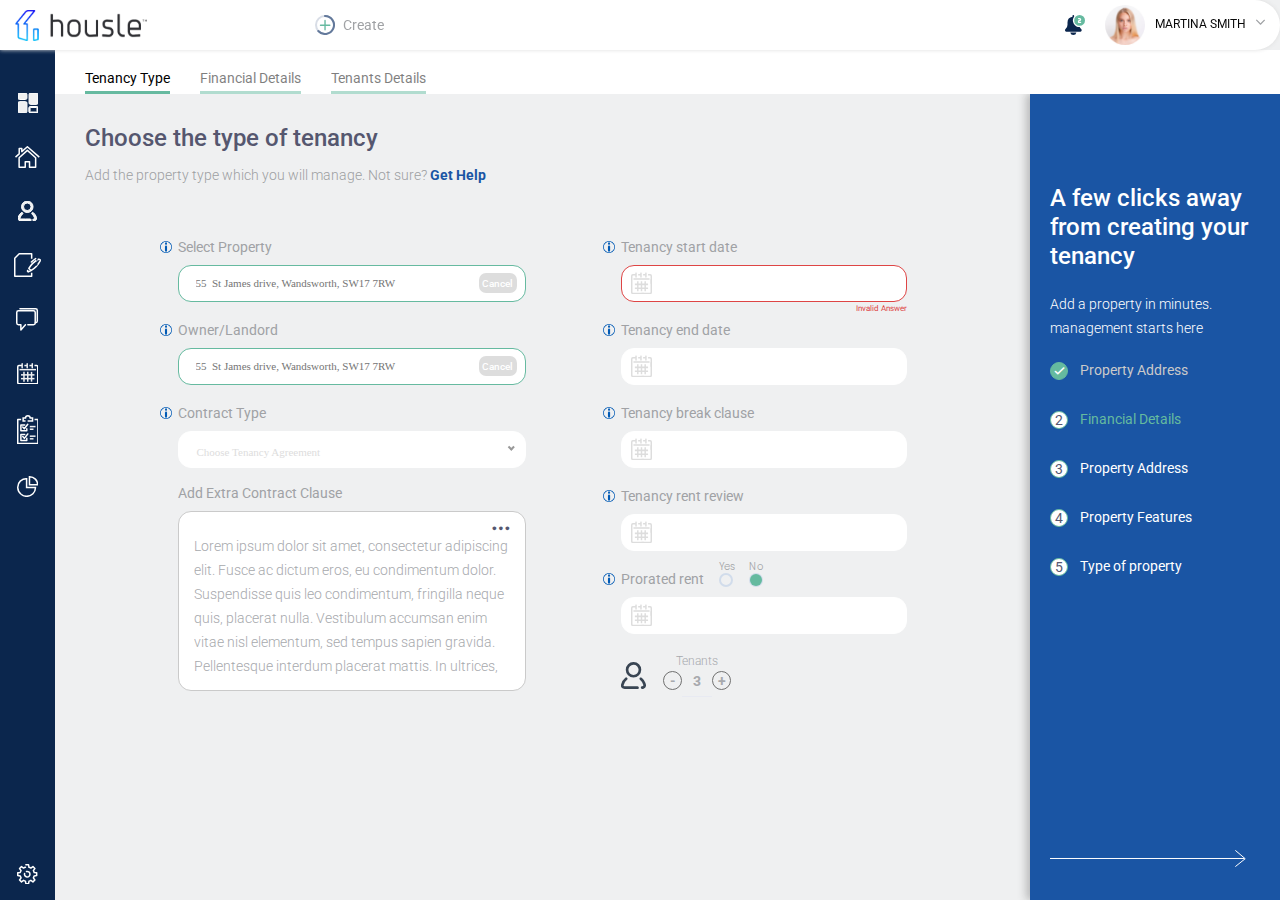
<file: property-view-20.html>
<!doctype html>
<html lang="en">
   <head>
      <!--====== Required meta tags ======-->
      <meta charset="utf-8">
      <meta http-equiv="x-ua-compatible" content="ie=edge">
      <meta name="description" content="">
      <meta name="viewport" content="width=device-width, initial-scale=1, shrink-to-fit=no">
      <!--====== Title ======-->
      <title>Document</title>
      <!--====== Favicon Icon ======-->
      <link rel="shortcut icon" href="images/favicon.ico" type="image/png">
      <!--====== Bootstrap css ======-->
      <link rel="stylesheet" href="assets/css/bootstrap.min.css">
      <!--====== Fontawesome css ======-->
      <link rel="stylesheet" href="assets/css/all.min.css">
      <!--====== Plugins css ======-->
      <link rel="stylesheet" href="assets/css/nice-select.css">
      <link rel="stylesheet" href="assets/css/flatDatePicker.css">
      <!--====== Utilities css ======-->
      <link rel="stylesheet" href="assets/css/Util.css">
      <!--====== Main css ======-->
      <link rel="stylesheet" href="assets/css/main.css">
      <!--====== Responsive css ======-->
      <link rel="stylesheet" href="assets/css/responsive.css">


   </head>
   <body>
      <header class="header-area">
         <div class="container-fluid">
            <div class="header-flex-wrap">
               <a href="#" class="logo"><img src="assets/img/logo.svg" alt=""></a>
               <div class="create-wrap">
                  <a href="#" class="create-btn"><img src="assets/img/create.svg" alt="">Create</a>
                  <div class="create-dropdown">
                     <a href="#" class="create-btn"><img src="assets/img/create.svg" alt="">Create</a>
                     <ul class="search-result-list cr-list">
                        <li class="active">
                           <a href="#" class="content-adder">
                              <div class="pff-img">
                                 <img src="assets/img/c-1.svg" alt="">
                              </div>
                              <span><strong>+ Add new property</strong></span>
                           </a>
                        </li>
                        <li>
                           <a href="#" class="content-adder">
                              <div class="pff-img">
                                 <img src="assets/img/c-2.svg" alt="">
                              </div>
                              <span><strong>+ Add new tenant</strong></span>
                           </a>
                        </li>
                        <li>
                           <a href="#" class="content-adder">
                              <div class="pff-img">
                                 <img src="assets/img/c-2.svg" alt="">
                              </div>
                              <span><strong>+ Add new owner/landlord</strong></span>
                           </a>
                        </li>
                        <li>
                           <a href="#" class="content-adder">
                              <div class="pff-img">
                                 <img src="assets/img/c-3.svg" alt="">
                              </div>
                              <span><strong>+ Add new tenancy</strong></span>
                           </a>
                        </li>
                        <li>
                           <a href="#" class="content-adder">
                              <div class="pff-img">
                                 <img src="assets/img/c-3.svg" alt="">
                              </div>
                              <span><strong>+ Add new account</strong></span>
                           </a>
                        </li>
                        <li>
                           <a href="#" class="content-adder">
                              <div class="pff-img">
                                 <img src="assets/img/c-4.svg" alt="">
                              </div>
                              <span><strong>+ Add new task</strong></span>
                           </a>
                        </li>
                        <li>
                           <a href="#" class="content-adder">
                              <div class="pff-img">
                                 <img src="assets/img/c-5.svg" alt="">
                              </div>
                              <span><strong>+ Add new Message</strong></span>
                           </a>
                        </li>
                     </ul>
                     <div class="cancle-create">
                        <a href="#">Cancel</a>
                     </div>
                  </div>
               </div>
               <ul class="user-part">
                  <li><a href="#" class="notification"><img src="assets/img/bell.svg" alt=""></a></li>
                  <li><a href="#" class="user-pf"><img src="assets/img/user.png" alt=""><span>Martina smith</span><i class="fal fa-angle-down"></i></a></li>
               </ul>
            </div>
         </div>
      </header>
      <main>
         <div class="main-content-wrap">
            <div class="sideMenu-wrap">
               <div class="sideMenu-inner-wrap">
                  <ul class="sideMenu" id="sideMenu">
                     <li>
                        <a href="#">
                           <svg id="Group_1117" data-name="Group 1117" xmlns="http://www.w3.org/2000/svg" width="20" height="20" viewBox="0 0 20 20">
                              <path id="Path_1877" data-name="Path 1877" d="M7.516,0H1.422A1.423,1.423,0,0,0,0,1.422V5.078A1.423,1.423,0,0,0,1.422,6.5H7.516A1.423,1.423,0,0,0,8.938,5.078V1.422A1.423,1.423,0,0,0,7.516,0Z" fill="#eff0f1"/>
                              <path id="Path_1878" data-name="Path 1878" d="M7.516,213.332H1.422A1.423,1.423,0,0,0,0,214.754v8.531a1.423,1.423,0,0,0,1.422,1.422H7.516a1.423,1.423,0,0,0,1.422-1.422v-8.531A1.423,1.423,0,0,0,7.516,213.332Z" transform="translate(0 -204.707)" fill="#eff0f1"/>
                              <g id="Path_1879" data-name="Path 1879" transform="translate(-266.27 -327.832)" fill="none">
                                 <path d="M284.848,341.332h-6.094a1.423,1.423,0,0,0-1.422,1.422v3.656a1.423,1.423,0,0,0,1.422,1.422h6.094a1.423,1.423,0,0,0,1.422-1.422v-3.656A1.423,1.423,0,0,0,284.848,341.332Z" stroke="none"/>
                                 <path d="M 278.7539672851563 342.3320007324219 C 278.5213012695313 342.3320007324219 278.3320007324219 342.5213012695313 278.3320007324219 342.7539672851563 L 278.3320007324219 346.4102172851563 C 278.3320007324219 346.642822265625 278.5213012695313 346.83203125 278.7539672851563 346.83203125 L 284.8477172851563 346.83203125 C 285.080322265625 346.83203125 285.26953125 346.642822265625 285.26953125 346.4102172851563 L 285.26953125 342.7539672851563 C 285.26953125 342.5213012695313 285.080322265625 342.3320007324219 284.8477172851563 342.3320007324219 L 278.7539672851563 342.3320007324219 M 278.7539672851563 341.3320007324219 L 284.8477172851563 341.3320007324219 C 285.6317749023438 341.3320007324219 286.26953125 341.9697875976563 286.26953125 342.7539672851563 L 286.26953125 346.4102172851563 C 286.26953125 347.1942443847656 285.6317749023438 347.83203125 284.8477172851563 347.83203125 L 278.7539672851563 347.83203125 C 277.9697875976563 347.83203125 277.3320007324219 347.1942443847656 277.3320007324219 346.4102172851563 L 277.3320007324219 342.7539672851563 C 277.3320007324219 341.9697875976563 277.9697875976563 341.3320007324219 278.7539672851563 341.3320007324219 Z" stroke="none" fill="#eff0f1"/>
                              </g>
                              <path id="Path_1880" data-name="Path 1880" d="M284.848,0h-6.094a1.423,1.423,0,0,0-1.422,1.422V9.953a1.423,1.423,0,0,0,1.422,1.422h6.094a1.423,1.423,0,0,0,1.422-1.422V1.422A1.423,1.423,0,0,0,284.848,0Z" transform="translate(-266.27)" fill="#eff0f1"/>
                           </svg>
                        </a>
                        <ul class="expand-menu">
                           <li>
                              <div class="under-expand-content">
                                 <h4 class="expand-content-title">TENANCY</h4>
                                 <div class="under-expand-content-wrap">
                                    <div class="top-all-content">
                                       <ul class="sm-list">
                                          <li><a href="#">
                                             <span>View Properties</span>
                                             <span class="number-of-content">28</span>
                                             </a>
                                          </li>
                                          <li><a href="#">
                                             <span>Import Properties</span>
                                             </a>
                                          </li>
                                       </ul>
                                       <div class="create-new-teanaciy-wrap">
                                          <a href="#" class="create-new-teanacy">+ Create New Tenancy</a>
                                       </div>
                                    </div>
                                    <!-- ./top-all-content -->
                                    <div class="btm-all-content">
                                       <div class="recent-wrap">
                                          <h6>Recent</h6>
                                          <ul class="recent-activity">
                                             <li>
                                                <a href="#">
                                                   <div class="actor">
                                                      <div class="actor-img with-progress">
                                                         <img src="assets/img/p-1.png" alt="">
                                                      </div>
                                                   </div>
                                                   <span class="actor-text">55 Colleny way, London…</span>
                                                </a>
                                             </li>
                                             <li>
                                                <a href="#">
                                                   <div class="actor">
                                                      <div class="actor-img">
                                                         <img src="assets/img/p-2.png" alt="">
                                                      </div>
                                                   </div>
                                                   <span class="actor-text">Alex Johnson-Smith</span>
                                                </a>
                                             </li>
                                             <li>
                                                <a href="#">
                                                   <div class="actor">
                                                      <img src="assets/img/message.svg" alt="">
                                                   </div>
                                                   <span class="actor-text">Message: Simon smith…</span>
                                                </a>
                                             </li>
                                             <li>
                                                <a href="#">
                                                   <div class="actor">
                                                      <div class="a-folder">
                                                         <i class="fas fa-folder"></i>
                                                      </div>
                                                   </div>
                                                   <span class="actor-text">File: Simon smith…</span>
                                                </a>
                                             </li>
                                          </ul>
                                       </div>
                                       <ul class="support">
                                          <li><a href="#">Contact</a></li>
                                          <li><a href="#">support@housle.co.uk</a></li>
                                       </ul>
                                    </div>
                                    <!-- ./btm-all-conentnt -->
                                 </div>
                              </div>
                           </li>
                        </ul>
                     </li>
                     <li>
                        <a href="#">
                           <svg xmlns="http://www.w3.org/2000/svg" width="24.78" height="21.932" viewBox="0 0 24.78 21.932">
                              <g id="Group_2253" data-name="Group 2253" transform="translate(-55.441 -494.463)">
                                 <path id="Path_2076" data-name="Path 2076" d="M81.311,511.349l-8.263-7.4h-.006l-8.262,7.4V520.8h6.128v-5.375h4.274V520.8h6.128Z" transform="translate(-5.215 -5.15)" fill="none" stroke="#eff0f1" stroke-linejoin="round" stroke-width="1.5"/>
                                 <path id="Path_2077" data-name="Path 2077" d="M79.728,505.582l-11.9-10.369-5.591,4.864v-3.111H59.651v5.361l-3.716,3.254" transform="translate(0 0)" fill="none" stroke="#eff0f1" stroke-linejoin="round" stroke-miterlimit="10" stroke-width="1.5"/>
                              </g>
                           </svg>
                        </a>
                        <ul class="expand-menu">
                           <li>
                              <div class="under-expand-content">
                                 <h4 class="expand-content-title">TENANCY</h4>
                                 <div class="under-expand-content-wrap">
                                    <div class="top-all-content">
                                       <ul class="sm-list">
                                          <li><a href="#">
                                             <span>View Properties</span>
                                             <span class="number-of-content">28</span>
                                             </a>
                                          </li>
                                          <li><a href="#">
                                             <span>Import Properties</span>
                                             </a>
                                          </li>
                                       </ul>
                                       <div class="create-new-teanaciy-wrap">
                                          <a href="#" class="create-new-teanacy">+ Create New Tenancy</a>
                                       </div>
                                    </div>
                                    <!-- ./top-all-content -->
                                    <div class="btm-all-content">
                                       <div class="recent-wrap">
                                          <h6>Recent</h6>
                                          <ul class="recent-activity">
                                             <li>
                                                <a href="#">
                                                   <div class="actor">
                                                      <div class="actor-img with-progress">
                                                         <img src="assets/img/p-1.png" alt="">
                                                      </div>
                                                   </div>
                                                   <span class="actor-text">55 Colleny way, London…</span>
                                                </a>
                                             </li>
                                             <li>
                                                <a href="#">
                                                   <div class="actor">
                                                      <div class="actor-img">
                                                         <img src="assets/img/p-2.png" alt="">
                                                      </div>
                                                   </div>
                                                   <span class="actor-text">Alex Johnson-Smith</span>
                                                </a>
                                             </li>
                                             <li>
                                                <a href="#">
                                                   <div class="actor">
                                                      <img src="assets/img/message.svg" alt="">
                                                   </div>
                                                   <span class="actor-text">Message: Simon smith…</span>
                                                </a>
                                             </li>
                                             <li>
                                                <a href="#">
                                                   <div class="actor">
                                                      <div class="a-folder">
                                                         <i class="fas fa-folder"></i>
                                                      </div>
                                                   </div>
                                                   <span class="actor-text">File: Simon smith…</span>
                                                </a>
                                             </li>
                                          </ul>
                                       </div>
                                       <ul class="support">
                                          <li><a href="#">Contact</a></li>
                                          <li><a href="#">support@housle.co.uk</a></li>
                                       </ul>
                                    </div>
                                    <!-- ./btm-all-conentnt -->
                                 </div>
                              </div>
                           </li>
                        </ul>
                     </li>
                     <li>
                        <a href="#">
                           <svg xmlns="http://www.w3.org/2000/svg" width="18.572" height="20" viewBox="0 0 18.572 20">
                              <g id="Rx0rzd.tif" transform="translate(-27.269 -3.767)">
                                 <g id="Group_1118" data-name="Group 1118" transform="translate(27.269 3.767)">
                                    <path id="Path_1881" data-name="Path 1881" d="M29.793,305.582c-.167-.038-.336-.069-.5-.115a2.77,2.77,0,0,1-1.921-3.412,9.437,9.437,0,0,1,3.074-4.779,1,1,0,0,1,1.429.069.983.983,0,0,1-.137,1.436,7.51,7.51,0,0,0-2.432,3.744.782.782,0,0,0,.8,1.056q4.622,0,9.244,0a1.021,1.021,0,0,1,1.021.6.989.989,0,0,1-.663,1.369c-.038.01-.074.025-.112.038Z" transform="translate(-27.269 -285.582)" fill="#eff0f1"/>
                                    <path id="Path_1882" data-name="Path 1882" d="M366.856,305.424a1.113,1.113,0,0,1-.725-.6,1,1,0,0,1,.875-1.394.793.793,0,0,0,.755-1.142,7.512,7.512,0,0,0-2.429-3.675.97.97,0,0,1-.35-1,.925.925,0,0,1,.691-.73,1.02,1.02,0,0,1,.981.243,9.29,9.29,0,0,1,2.68,3.672,7.612,7.612,0,0,1,.443,1.441,2.742,2.742,0,0,1-2.1,3.107l-.345.078Z" transform="translate(-351.246 -285.424)" fill="#eff0f1"/>
                                    <path id="Path_1883" data-name="Path 1883" d="M119.71,15.294a5.763,5.763,0,1,1,5.776-5.7A5.758,5.758,0,0,1,119.71,15.294Zm3.782-5.766a3.78,3.78,0,1,0-3.762,3.786A3.8,3.8,0,0,0,123.492,9.528Z" transform="translate(-110.434 -3.767)" fill="#eff0f1"/>
                                 </g>
                              </g>
                           </svg>
                        </a>
                        <ul class="expand-menu">
                           <li>
                              <div class="under-expand-content">
                                 <h4 class="expand-content-title">TENANCY</h4>
                                 <div class="under-expand-content-wrap">
                                    <div class="top-all-content">
                                       <ul class="sm-list">
                                          <li><a href="#">
                                             <span>View Properties</span>
                                             <span class="number-of-content">28</span>
                                             </a>
                                          </li>
                                          <li><a href="#">
                                             <span>Import Properties</span>
                                             </a>
                                          </li>
                                       </ul>
                                       <div class="create-new-teanaciy-wrap">
                                          <a href="#" class="create-new-teanacy">+ Create New Tenancy</a>
                                       </div>
                                    </div>
                                    <!-- ./top-all-content -->
                                    <div class="btm-all-content">
                                       <div class="recent-wrap">
                                          <h6>Recent</h6>
                                          <ul class="recent-activity">
                                             <li>
                                                <a href="#">
                                                   <div class="actor">
                                                      <div class="actor-img with-progress">
                                                         <img src="assets/img/p-1.png" alt="">
                                                      </div>
                                                   </div>
                                                   <span class="actor-text">55 Colleny way, London…</span>
                                                </a>
                                             </li>
                                             <li>
                                                <a href="#">
                                                   <div class="actor">
                                                      <div class="actor-img">
                                                         <img src="assets/img/p-2.png" alt="">
                                                      </div>
                                                   </div>
                                                   <span class="actor-text">Alex Johnson-Smith</span>
                                                </a>
                                             </li>
                                             <li>
                                                <a href="#">
                                                   <div class="actor">
                                                      <img src="assets/img/message.svg" alt="">
                                                   </div>
                                                   <span class="actor-text">Message: Simon smith…</span>
                                                </a>
                                             </li>
                                             <li>
                                                <a href="#">
                                                   <div class="actor">
                                                      <div class="a-folder">
                                                         <i class="fas fa-folder"></i>
                                                      </div>
                                                   </div>
                                                   <span class="actor-text">File: Simon smith…</span>
                                                </a>
                                             </li>
                                          </ul>
                                       </div>
                                       <ul class="support">
                                          <li><a href="#">Contact</a></li>
                                          <li><a href="#">support@housle.co.uk</a></li>
                                       </ul>
                                    </div>
                                    <!-- ./btm-all-conentnt -->
                                 </div>
                              </div>
                           </li>
                        </ul>
                     </li>
                     <li class="">
                        <a href="#">
                           <svg xmlns="http://www.w3.org/2000/svg" width="27.034" height="23.98" viewBox="0 0 27.034 23.98">
                              <g id="Group_2678" data-name="Group 2678" transform="translate(0.75 0.75)">
                                 <g id="Group_2267" data-name="Group 2267" transform="translate(11.96 4.794)">
                                    <line id="Line_531" data-name="Line 531" x1="1.078" y2="1.078" transform="translate(0 13.065)" fill="none" stroke="#0b264d" stroke-linecap="round" stroke-miterlimit="10" stroke-width="1.5"/>
                                    <g id="Group_2266" data-name="Group 2266" transform="translate(2.138 0.618)">
                                       <path id="Path_2097" data-name="Path 2097" d="M214.483,511.085a23.3,23.3,0,0,1,9.738-9.225,1.161,1.161,0,0,1,1.185.248l.15.151a1.159,1.159,0,0,1,.25,1.183,23.481,23.481,0,0,1-9.228,9.738Z" transform="translate(-214.483 -501.788)" fill="none" stroke="#0b264d" stroke-linejoin="round" stroke-width="1.5"/>
                                    </g>
                                    <path id="Path_2098" data-name="Path 2098" d="M211.449,528.648l-.383,1.219.8.8,2.594-1.325" transform="translate(-210.293 -517.305)" fill="none" stroke="#0b264d" stroke-linejoin="round" stroke-width="1.5"/>
                                    <line id="Line_532" data-name="Line 532" x1="1.31" y1="1.481" transform="translate(8.981)" fill="none" stroke="#0b264d" stroke-linecap="round" stroke-linejoin="round" stroke-width="1.5"/>
                                    <path id="Path_2099" data-name="Path 2099" d="M220.719,503.728a26.488,26.488,0,0,1,4.337-3.448" transform="translate(-216.091 -500.264)" fill="none" stroke="#0b264d" stroke-linecap="round" stroke-linejoin="round" stroke-width="1.5"/>
                                    <line id="Line_533" data-name="Line 533" x2="1.981" y2="1.981" transform="translate(8.492 4.788)" fill="none" stroke="#0b264d" stroke-linejoin="round" stroke-width="1.5"/>
                                 </g>
                                 <g id="Group_2269" data-name="Group 2269">
                                    <g id="Group_2268" data-name="Group 2268">
                                       <path id="Path_2101" data-name="Path 2101" d="M196.089,507.213v3.5H179.176V492.7l4.463-4.462h12.45v5.011" transform="translate(-179.176 -488.233)" fill="none" stroke="#0b264d" stroke-linejoin="round" stroke-width="1.5"/>
                                    </g>
                                 </g>
                              </g>
                           </svg>
                        </a>
                        <ul class="expand-menu">
                           <li>
                              <div class="under-expand-content">
                                 <h4 class="expand-content-title">TENANCY</h4>
                                 <div class="under-expand-content-wrap">
                                    <div class="top-all-content">
                                       <ul class="sm-list">
                                          <li><a href="#">
                                             <span>View Properties</span>
                                             <span class="number-of-content">28</span>
                                             </a>
                                          </li>
                                          <li><a href="#">
                                             <span>Import Properties</span>
                                             </a>
                                          </li>
                                       </ul>
                                       <div class="create-new-teanaciy-wrap">
                                          <a href="#" class="create-new-teanacy">+ Create New Tenancy</a>
                                       </div>
                                    </div>
                                    <!-- ./top-all-content -->
                                    <div class="btm-all-content">
                                       <div class="recent-wrap">
                                          <h6>Recent</h6>
                                          <ul class="recent-activity">
                                             <li>
                                                <a href="#">
                                                   <div class="actor">
                                                      <div class="actor-img with-progress">
                                                         <img src="assets/img/p-1.png" alt="">
                                                      </div>
                                                   </div>
                                                   <span class="actor-text">55 Colleny way, London…</span>
                                                </a>
                                             </li>
                                             <li>
                                                <a href="#">
                                                   <div class="actor">
                                                      <div class="actor-img">
                                                         <img src="assets/img/p-2.png" alt="">
                                                      </div>
                                                   </div>
                                                   <span class="actor-text">Alex Johnson-Smith</span>
                                                </a>
                                             </li>
                                             <li>
                                                <a href="#">
                                                   <div class="actor">
                                                      <img src="assets/img/message.svg" alt="">
                                                   </div>
                                                   <span class="actor-text">Message: Simon smith…</span>
                                                </a>
                                             </li>
                                             <li>
                                                <a href="#">
                                                   <div class="actor">
                                                      <div class="a-folder">
                                                         <i class="fas fa-folder"></i>
                                                      </div>
                                                   </div>
                                                   <span class="actor-text">File: Simon smith…</span>
                                                </a>
                                             </li>
                                          </ul>
                                       </div>
                                       <ul class="support">
                                          <li><a href="#">Contact</a></li>
                                          <li><a href="#">support@housle.co.uk</a></li>
                                       </ul>
                                    </div>
                                    <!-- ./btm-all-conentnt -->
                                 </div>
                              </div>
                           </li>
                        </ul>
                     </li>
                     <li>
                        <a href="#">
                           <svg xmlns="http://www.w3.org/2000/svg" width="22.067" height="22.635" viewBox="0 0 22.067 22.635">
                              <g id="Group_2264" data-name="Group 2264" transform="translate(-177.705 -487.406)">
                                 <g id="Group_2263" data-name="Group 2263" transform="translate(178.455 490.231)">
                                    <path id="Path_2089" data-name="Path 2089" d="M189.569,507.99h5.637a1.732,1.732,0,0,0,1.727-1.727V495.752a1.732,1.732,0,0,0-1.727-1.727H180.181a1.731,1.731,0,0,0-1.726,1.727v10.512a1.731,1.731,0,0,0,1.726,1.727h2.4v5.095l4.576-5.095" transform="translate(-178.455 -494.025)" fill="none" stroke="#eff0f1" stroke-linecap="round" stroke-linejoin="round" stroke-width="1.5"/>
                                 </g>
                                 <path id="Path_2090" data-name="Path 2090" d="M187.593,488.156H203.2a1.732,1.732,0,0,1,1.727,1.727v10.512a1.732,1.732,0,0,1-1.727,1.727h-.241" transform="translate(-5.907)" fill="none" stroke="#eff0f1" stroke-linecap="round" stroke-linejoin="round" stroke-width="1.5"/>
                              </g>
                           </svg>
                        </a>
                        <ul class="expand-menu">
                           <li>
                              <div class="under-expand-content">
                                 <h4 class="expand-content-title">TENANCY</h4>
                                 <div class="under-expand-content-wrap">
                                    <div class="top-all-content">
                                       <ul class="sm-list">
                                          <li><a href="#">
                                             <span>View Properties</span>
                                             <span class="number-of-content">28</span>
                                             </a>
                                          </li>
                                          <li><a href="#">
                                             <span>Import Properties</span>
                                             </a>
                                          </li>
                                       </ul>
                                       <div class="create-new-teanaciy-wrap">
                                          <a href="#" class="create-new-teanacy">+ Create New Tenancy</a>
                                       </div>
                                    </div>
                                    <!-- ./top-all-content -->
                                    <div class="btm-all-content">
                                       <div class="recent-wrap">
                                          <h6>Recent</h6>
                                          <ul class="recent-activity">
                                             <li>
                                                <a href="#">
                                                   <div class="actor">
                                                      <div class="actor-img with-progress">
                                                         <img src="assets/img/p-1.png" alt="">
                                                      </div>
                                                   </div>
                                                   <span class="actor-text">55 Colleny way, London…</span>
                                                </a>
                                             </li>
                                             <li>
                                                <a href="#">
                                                   <div class="actor">
                                                      <div class="actor-img">
                                                         <img src="assets/img/p-2.png" alt="">
                                                      </div>
                                                   </div>
                                                   <span class="actor-text">Alex Johnson-Smith</span>
                                                </a>
                                             </li>
                                             <li>
                                                <a href="#">
                                                   <div class="actor">
                                                      <img src="assets/img/message.svg" alt="">
                                                   </div>
                                                   <span class="actor-text">Message: Simon smith…</span>
                                                </a>
                                             </li>
                                             <li>
                                                <a href="#">
                                                   <div class="actor">
                                                      <div class="a-folder">
                                                         <i class="fas fa-folder"></i>
                                                      </div>
                                                   </div>
                                                   <span class="actor-text">File: Simon smith…</span>
                                                </a>
                                             </li>
                                          </ul>
                                       </div>
                                       <ul class="support">
                                          <li><a href="#">Contact</a></li>
                                          <li><a href="#">support@housle.co.uk</a></li>
                                       </ul>
                                    </div>
                                    <!-- ./btm-all-conentnt -->
                                 </div>
                              </div>
                           </li>
                        </ul>
                     </li>
                     <li>
                        <a href="#">
                           <svg xmlns="http://www.w3.org/2000/svg" width="21.508" height="21.5" viewBox="0 0 21.508 21.5">
                              <g id="Group_2274" data-name="Group 2274" transform="translate(-177.162 -38.892)">
                                 <g id="Group_2274-2" data-name="Group 2274" transform="translate(177.912 39.642)">
                                    <line id="Line_534" data-name="Line 534" x2="16.518" transform="translate(1.745 5.89)" fill="none" stroke="#eff0f1" stroke-linejoin="round" stroke-width="1.5"/>
                                    <path id="Path_2103" data-name="Path 2103" d="M190.232,62.708H179.067a1.164,1.164,0,0,1-1.155-1.161V45.655a1.159,1.159,0,0,1,1.155-1.154h3.178" transform="translate(-177.912 -42.708)" fill="none" stroke="#eff0f1" stroke-linejoin="round" stroke-width="1.5"/>
                                    <path id="Path_2104" data-name="Path 2104" d="M223.23,44.5h2.128a1.158,1.158,0,0,1,1.155,1.154v7.484" transform="translate(-206.505 -42.708)" fill="none" stroke="#eff0f1" stroke-linejoin="round" stroke-width="1.5"/>
                                    <path id="Path_2105" data-name="Path 2105" d="M205.019,70.092h8.849a1.158,1.158,0,0,0,1.155-1.154V56.2" transform="translate(-195.015 -50.092)" fill="none" stroke="#eff0f1" stroke-linejoin="round" stroke-width="1.5"/>
                                    <line id="Line_535" data-name="Line 535" x2="2.768" transform="translate(11.671 1.793)" fill="none" stroke="#eff0f1" stroke-linejoin="round" stroke-width="1.5"/>
                                    <line id="Line_536" data-name="Line 536" x2="2.767" transform="translate(6.618 1.793)" fill="none" stroke="#eff0f1" stroke-linejoin="round" stroke-width="1.5"/>
                                    <line id="Line_537" data-name="Line 537" y2="3.928" transform="translate(4.412 0)" fill="none" stroke="#eff0f1" stroke-linecap="round" stroke-miterlimit="10" stroke-width="1.5"/>
                                    <line id="Line_538" data-name="Line 538" y2="3.928" transform="translate(14.518 0)" fill="none" stroke="#eff0f1" stroke-linecap="round" stroke-miterlimit="10" stroke-width="1.5"/>
                                    <line id="Line_539" data-name="Line 539" y2="3.928" transform="translate(9.465 0)" fill="none" stroke="#eff0f1" stroke-linecap="round" stroke-miterlimit="10" stroke-width="1.5"/>
                                    <line id="Line_540" data-name="Line 540" x2="13.507" transform="translate(3.218 11.11)" fill="none" stroke="#eff0f1" stroke-linejoin="round" stroke-width="1.5"/>
                                    <line id="Line_541" data-name="Line 541" x2="13.507" transform="translate(3.218 14.892)" fill="none" stroke="#eff0f1" stroke-linejoin="round" stroke-width="1.5"/>
                                    <line id="Line_542" data-name="Line 542" y1="9.757" transform="translate(10.004 8.123)" fill="none" stroke="#eff0f1" stroke-linejoin="round" stroke-width="1.5"/>
                                    <line id="Line_543" data-name="Line 543" y1="9.757" transform="translate(6.222 8.123)" fill="none" stroke="#eff0f1" stroke-linejoin="round" stroke-width="1.5"/>
                                    <line id="Line_544" data-name="Line 544" y1="9.757" transform="translate(13.785 8.123)" fill="none" stroke="#eff0f1" stroke-linejoin="round" stroke-width="1.5"/>
                                 </g>
                              </g>
                           </svg>
                        </a>
                        <ul class="expand-menu">
                           <li>
                              <div class="under-expand-content">
                                 <h4 class="expand-content-title">TENANCY</h4>
                                 <div class="under-expand-content-wrap">
                                    <div class="top-all-content">
                                       <ul class="sm-list">
                                          <li><a href="#">
                                             <span>View Properties</span>
                                             <span class="number-of-content">28</span>
                                             </a>
                                          </li>
                                          <li><a href="#">
                                             <span>Import Properties</span>
                                             </a>
                                          </li>
                                       </ul>
                                       <div class="create-new-teanaciy-wrap">
                                          <a href="#" class="create-new-teanacy">+ Create New Tenancy</a>
                                       </div>
                                    </div>
                                    <!-- ./top-all-content -->
                                    <div class="btm-all-content">
                                       <div class="recent-wrap">
                                          <h6>Recent</h6>
                                          <ul class="recent-activity">
                                             <li>
                                                <a href="#">
                                                   <div class="actor">
                                                      <div class="actor-img with-progress">
                                                         <img src="assets/img/p-1.png" alt="">
                                                      </div>
                                                   </div>
                                                   <span class="actor-text">55 Colleny way, London…</span>
                                                </a>
                                             </li>
                                             <li>
                                                <a href="#">
                                                   <div class="actor">
                                                      <div class="actor-img">
                                                         <img src="assets/img/p-2.png" alt="">
                                                      </div>
                                                   </div>
                                                   <span class="actor-text">Alex Johnson-Smith</span>
                                                </a>
                                             </li>
                                             <li>
                                                <a href="#">
                                                   <div class="actor">
                                                      <img src="assets/img/message.svg" alt="">
                                                   </div>
                                                   <span class="actor-text">Message: Simon smith…</span>
                                                </a>
                                             </li>
                                             <li>
                                                <a href="#">
                                                   <div class="actor">
                                                      <div class="a-folder">
                                                         <i class="fas fa-folder"></i>
                                                      </div>
                                                   </div>
                                                   <span class="actor-text">File: Simon smith…</span>
                                                </a>
                                             </li>
                                          </ul>
                                       </div>
                                       <ul class="support">
                                          <li><a href="#">Contact</a></li>
                                          <li><a href="#">support@housle.co.uk</a></li>
                                       </ul>
                                    </div>
                                    <!-- ./btm-all-conentnt -->
                                 </div>
                              </div>
                           </li>
                        </ul>
                     </li>
                     <li>
                        <a href="#">
                           <svg xmlns="http://www.w3.org/2000/svg" width="21.689" height="29.32" viewBox="0 0 21.689 29.32">
                              <g id="Group_2275" data-name="Group 2275" transform="translate(-49.278 -481.084)">
                                 <path id="Path_2091" data-name="Path 2091" d="M66.684,487.185h4.9v-3.043H69.225a2.351,2.351,0,0,0-4.7,0H62.167v3.043h2.421" transform="translate(-6.753)" fill="none" stroke="#eff0f1" stroke-miterlimit="10" stroke-width="1.5"/>
                                 <path id="Path_2092" data-name="Path 2092" d="M62.994,506.354v2.128H57.078v-5.917h3.814" transform="translate(-3.922 -11.532)" fill="none" stroke="#eff0f1" stroke-linecap="round" stroke-linejoin="round" stroke-width="1.5"/>
                                 <path id="Path_2093" data-name="Path 2093" d="M61.32,503.866,62.9,505.6l3.428-4.43" transform="translate(-6.282 -10.757)" fill="none" stroke="#eff0f1" stroke-linecap="round" stroke-linejoin="round" stroke-width="1.5"/>
                                 <line id="Line_525" data-name="Line 525" x2="5.709" transform="translate(62.091 492.666)" fill="none" stroke="#eff0f1" stroke-miterlimit="10" stroke-width="1.5"/>
                                 <line id="Line_526" data-name="Line 526" x2="3.675" transform="translate(62.091 495.315)" fill="none" stroke="#eff0f1" stroke-miterlimit="10" stroke-width="1.5"/>
                                 <path id="Path_2094" data-name="Path 2094" d="M62.994,527.992v2.128H57.078V524.2h3.814" transform="translate(-3.922 -23.569)" fill="none" stroke="#eff0f1" stroke-linecap="round" stroke-linejoin="round" stroke-width="1.5"/>
                                 <path id="Path_2095" data-name="Path 2095" d="M61.32,525.5l1.578,1.735,3.428-4.43" transform="translate(-6.282 -22.794)" fill="none" stroke="#eff0f1" stroke-linecap="round" stroke-linejoin="round" stroke-width="1.5"/>
                                 <line id="Line_527" data-name="Line 527" x2="5.709" transform="translate(62.091 502.268)" fill="none" stroke="#eff0f1" stroke-miterlimit="10" stroke-width="1.5"/>
                                 <line id="Line_528" data-name="Line 528" x2="3.675" transform="translate(62.091 504.916)" fill="none" stroke="#eff0f1" stroke-miterlimit="10" stroke-width="1.5"/>
                                 <path id="Path_2096" data-name="Path 2096" d="M53.459,490.282H50.028v24.071H70.217V490.282H66.84" transform="translate(0 -4.699)" fill="none" stroke="#eff0f1" stroke-linejoin="round" stroke-width="1.5"/>
                              </g>
                           </svg>
                        </a>
                        <ul class="expand-menu">
                           <li>
                              <div class="under-expand-content">
                                 <h4 class="expand-content-title">TENANCY</h4>
                                 <div class="under-expand-content-wrap">
                                    <div class="top-all-content">
                                       <ul class="sm-list">
                                          <li><a href="#">
                                             <span>View Properties</span>
                                             <span class="number-of-content">28</span>
                                             </a>
                                          </li>
                                          <li><a href="#">
                                             <span>Import Properties</span>
                                             </a>
                                          </li>
                                       </ul>
                                       <div class="create-new-teanaciy-wrap">
                                          <a href="#" class="create-new-teanacy">+ Create New Tenancy</a>
                                       </div>
                                    </div>
                                    <!-- ./top-all-content -->
                                    <div class="btm-all-content">
                                       <div class="recent-wrap">
                                          <h6>Recent</h6>
                                          <ul class="recent-activity">
                                             <li>
                                                <a href="#">
                                                   <div class="actor">
                                                      <div class="actor-img with-progress">
                                                         <img src="assets/img/p-1.png" alt="">
                                                      </div>
                                                   </div>
                                                   <span class="actor-text">55 Colleny way, London…</span>
                                                </a>
                                             </li>
                                             <li>
                                                <a href="#">
                                                   <div class="actor">
                                                      <div class="actor-img">
                                                         <img src="assets/img/p-2.png" alt="">
                                                      </div>
                                                   </div>
                                                   <span class="actor-text">Alex Johnson-Smith</span>
                                                </a>
                                             </li>
                                             <li>
                                                <a href="#">
                                                   <div class="actor">
                                                      <img src="assets/img/message.svg" alt="">
                                                   </div>
                                                   <span class="actor-text">Message: Simon smith…</span>
                                                </a>
                                             </li>
                                             <li>
                                                <a href="#">
                                                   <div class="actor">
                                                      <div class="a-folder">
                                                         <i class="fas fa-folder"></i>
                                                      </div>
                                                   </div>
                                                   <span class="actor-text">File: Simon smith…</span>
                                                </a>
                                             </li>
                                          </ul>
                                       </div>
                                       <ul class="support">
                                          <li><a href="#">Contact</a></li>
                                          <li><a href="#">support@housle.co.uk</a></li>
                                       </ul>
                                    </div>
                                    <!-- ./btm-all-conentnt -->
                                 </div>
                              </div>
                           </li>
                        </ul>
                     </li>
                     <li>
                        <a href="#">
                           <svg xmlns="http://www.w3.org/2000/svg" width="21.481" height="21.072" viewBox="0 0 21.481 21.072">
                              <g id="Group_2279" data-name="Group 2279" transform="translate(-177.45 -264.623)">
                                 <path id="Path_2108" data-name="Path 2108" d="M187.765,285.91a8.718,8.718,0,0,0,5.528,2.1c.052,0,.1,0,.156,0a8.749,8.749,0,0,0,8.749-8.749h-8.9v-9.512" transform="translate(-6.247 -3.064)" fill="none" stroke="#eff0f1" stroke-miterlimit="10" stroke-width="1.5"/>
                                 <path id="Path_2109" data-name="Path 2109" d="M186.613,271.307a8.717,8.717,0,0,0-5.564,2c-.04.033-.083.063-.121.1a8.877,8.877,0,0,0,.59,13.32" transform="translate(0 -3.876)" fill="none" stroke="#eff0f1" stroke-miterlimit="10" stroke-width="1.5"/>
                                 <path id="Path_2110" data-name="Path 2110" d="M212.037,264.629l.02,8.838H220.3a8.093,8.093,0,0,0-8.093-8.094" transform="translate(-22.114)" fill="none" stroke="#eff0f1" stroke-miterlimit="10" stroke-width="1.5"/>
                                 <path id="Path_2111" data-name="Path 2111" d="M181.186,302.123" transform="translate(-1.95 -24.003)" fill="none" stroke="#eff0f1" stroke-miterlimit="10" stroke-width="1.5"/>
                                 <path id="Path_2112" data-name="Path 2112" d="M196.349,302.447" transform="translate(-11.854 -24.215)" fill="none" stroke="#eff0f1" stroke-miterlimit="10" stroke-width="1.5"/>
                              </g>
                           </svg>
                        </a>
                        <ul class="expand-menu">
                           <li>
                              <div class="under-expand-content">
                                 <h4 class="expand-content-title">TENANCY</h4>
                                 <div class="under-expand-content-wrap">
                                    <div class="top-all-content">
                                       <ul class="sm-list">
                                          <li><a href="#">
                                             <span>View Properties</span>
                                             <span class="number-of-content">28</span>
                                             </a>
                                          </li>
                                          <li><a href="#">
                                             <span>Import Properties</span>
                                             </a>
                                          </li>
                                       </ul>
                                       <div class="create-new-teanaciy-wrap">
                                          <a href="#" class="create-new-teanacy">+ Create New Tenancy</a>
                                       </div>
                                    </div>
                                    <!-- ./top-all-content -->
                                    <div class="btm-all-content">
                                       <div class="recent-wrap">
                                          <h6>Recent</h6>
                                          <ul class="recent-activity">
                                             <li>
                                                <a href="#">
                                                   <div class="actor">
                                                      <div class="actor-img with-progress">
                                                         <img src="assets/img/p-1.png" alt="">
                                                      </div>
                                                   </div>
                                                   <span class="actor-text">55 Colleny way, London…</span>
                                                </a>
                                             </li>
                                             <li>
                                                <a href="#">
                                                   <div class="actor">
                                                      <div class="actor-img">
                                                         <img src="assets/img/p-2.png" alt="">
                                                      </div>
                                                   </div>
                                                   <span class="actor-text">Alex Johnson-Smith</span>
                                                </a>
                                             </li>
                                             <li>
                                                <a href="#">
                                                   <div class="actor">
                                                      <img src="assets/img/message.svg" alt="">
                                                   </div>
                                                   <span class="actor-text">Message: Simon smith…</span>
                                                </a>
                                             </li>
                                             <li>
                                                <a href="#">
                                                   <div class="actor">
                                                      <div class="a-folder">
                                                         <i class="fas fa-folder"></i>
                                                      </div>
                                                   </div>
                                                   <span class="actor-text">File: Simon smith…</span>
                                                </a>
                                             </li>
                                          </ul>
                                       </div>
                                       <ul class="support">
                                          <li><a href="#">Contact</a></li>
                                          <li><a href="#">support@housle.co.uk</a></li>
                                       </ul>
                                    </div>
                                    <!-- ./btm-all-conentnt -->
                                 </div>
                              </div>
                           </li>
                        </ul>
                     </li>
                     <li class="setting">
                        <a href="#">
                           <svg xmlns="http://www.w3.org/2000/svg" width="20.438" height="20.437" viewBox="0 0 20.438 20.437">
                              <g id="Group_2624" data-name="Group 2624" transform="translate(-204.052 -173.688)">
                                 <g id="Group_2277" data-name="Group 2277" transform="translate(204.802 174.438)">
                                    <g id="Group_2276" data-name="Group 2276">
                                       <path id="Path_2106" data-name="Path 2106" d="M212.5,176.975a7.144,7.144,0,0,0-1.869.773l-2.1-1.491-1.911,1.91,1.491,2.1a7.105,7.105,0,0,0-.769,1.855l-2.541.432v2.7l2.541.433a7.1,7.1,0,0,0,.777,1.868l-1.5,2.09,1.911,1.91,2.089-1.5a7.014,7.014,0,0,0,1.867.774l.433,2.543h2.7l.433-2.541a7.111,7.111,0,0,0,1.868-.776l2.089,1.5,1.91-1.91-1.5-2.09a7.085,7.085,0,0,0,.78-1.883l2.537-.417v-2.7l-2.537-.417a7.06,7.06,0,0,0-.771-1.87l1.491-2.1-1.91-1.91-2.1,1.491a7.11,7.11,0,0,0-1.87-.772l-.417-2.537h-2.7" transform="translate(-204.802 -174.438)" fill="none" stroke="#eff0f1" stroke-linecap="round" stroke-linejoin="round" stroke-width="1.5"/>
                                    </g>
                                 </g>
                                 <path id="Path_2107" data-name="Path 2107" d="M218.573,186.25a2.759,2.759,0,1,1-1.946,1.914" transform="translate(-5.018 -5.017)" fill="none" stroke="#eff0f1" stroke-linecap="round" stroke-linejoin="round" stroke-width="1.5"/>
                              </g>
                           </svg>
                        </a>
                        <ul class="expand-menu">
                           <li>
                              <div class="under-expand-content">
                                 <h4 class="expand-content-title">TENANCY</h4>
                                 <div class="under-expand-content-wrap">
                                    <div class="top-all-content">
                                       <ul class="sm-list">
                                          <li><a href="#">
                                             <span>View Properties</span>
                                             <span class="number-of-content">28</span>
                                             </a>
                                          </li>
                                          <li><a href="#">
                                             <span>Import Properties</span>
                                             </a>
                                          </li>
                                       </ul>
                                       <div class="create-new-teanaciy-wrap">
                                          <a href="#" class="create-new-teanacy">+ Create New Tenancy</a>
                                       </div>
                                    </div>
                                    <!-- ./top-all-content -->
                                    <div class="btm-all-content">
                                       <div class="recent-wrap">
                                          <h6>Recent</h6>
                                          <ul class="recent-activity">
                                             <li>
                                                <a href="#">
                                                   <div class="actor">
                                                      <div class="actor-img with-progress">
                                                         <img src="assets/img/p-1.png" alt="">
                                                      </div>
                                                   </div>
                                                   <span class="actor-text">55 Colleny way, London…</span>
                                                </a>
                                             </li>
                                             <li>
                                                <a href="#">
                                                   <div class="actor">
                                                      <div class="actor-img">
                                                         <img src="assets/img/p-2.png" alt="">
                                                      </div>
                                                   </div>
                                                   <span class="actor-text">Alex Johnson-Smith</span>
                                                </a>
                                             </li>
                                             <li>
                                                <a href="#">
                                                   <div class="actor">
                                                      <img src="assets/img/message.svg" alt="">
                                                   </div>
                                                   <span class="actor-text">Message: Simon smith…</span>
                                                </a>
                                             </li>
                                             <li>
                                                <a href="#">
                                                   <div class="actor">
                                                      <div class="a-folder">
                                                         <i class="fas fa-folder"></i>
                                                      </div>
                                                   </div>
                                                   <span class="actor-text">File: Simon smith…</span>
                                                </a>
                                             </li>
                                          </ul>
                                       </div>
                                       <ul class="support">
                                          <li><a href="#">Contact</a></li>
                                          <li><a href="#">support@housle.co.uk</a></li>
                                       </ul>
                                    </div>
                                    <!-- ./btm-all-conentnt -->
                                 </div>
                              </div>
                           </li>
                        </ul>
                     </li>
                  </ul>
               </div>
            </div>
            <!-- ./sideMenu-wrap -->
            <div class="page-main-content">
               <div class="tabContainer">
                  <nav>
                     <div class="nav nav-link-wrap" id="nav-tab" role="tablist">
                        <a class="nav-item nav-link active" id="tbOne-tab" data-toggle="tab" href="#tbOne" role="tab" aria-controls="nav-home" aria-selected="true">Tenancy Type</a>
                        <a class="nav-item nav-link" id="tbTwo-tab" data-toggle="tab" href="#tbTwo" role="tab" aria-controls="nav-profile" aria-selected="false">Financial Details</a>
                        <a class="nav-item nav-link" id="tbThree-tab" data-toggle="tab" href="#tbThree" role="tab" aria-controls="nav-contact" aria-selected="false">Tenants Details</a>
                     </div>
                  </nav>
               </div>
               <div class="left-right-flex-wrap">
                  <div class="lf-main-content">
                     <div class="tab-content" id="nav-tabContent">
                        <div class="tab-pane fade show active" id="tbOne" role="tabpanel" aria-labelledby="tbOne-tab">
                           <div class="tb-content-wrap">
                              <div class="page-title">
                                 <h2>Choose the type of tenancy </h2>
                                 <p>Add the property type which you will manage.  Not sure? <a href="">Get Help</a> </p>
                              </div>
                              <div class="view-20-wrap">
                                 <div class="row">
                                    <div class="col-xl-7">
                                       <div class="view-20-content">
                                          <div class="selection-input-wrap">
                                             <label for=""><img src="assets/img/ii.svg" alt=""> Select Property </label>
                                             <div class="selection-input">
                                                <input type="text" placeholder="55  St James drive, Wandsworth, SW17 7RW">
                                                <span class="cancel-btn">Cancel</span>
                                             </div>
                                          </div>
                                          <div class="selection-input-wrap">
                                             <label for=""><img src="assets/img/ii.svg" alt=""> Owner/Landord </label>
                                             <div class="selection-input">
                                                <input type="text" placeholder="55  St James drive, Wandsworth, SW17 7RW">
                                                <span class="cancel-btn">Cancel</span>
                                             </div>
                                          </div>
                                          <div class="selection-input-wrap with-select">
                                             <label for=""><img src="assets/img/ii.svg" alt=""> Contract Type  </label>
                                             <div class="selection-input">
                                                <select name="" id="" class="nc-select">
                                                   <option value="">Choose Tenancy Agreement </option>
                                                   <option value="">Choose Tenancy Agreement </option>
                                                   <option value="">Choose Tenancy Agreement </option>
                                                </select>
                                             </div>
                                          </div>
                                          <div class="selection-input-wrap">
                                             <label for="">Add Extra Contract Clause</label>
                                             <div class="edit-box-wrap">
                                                <div class="edit-dropdown">
                                                   <button><i class="far fa-ellipsis-h"></i></button>
                                                </div>
                                                <p>Lorem ipsum dolor sit amet, consectetur adipiscing elit. Fusce ac dictum eros, eu condimentum dolor. Suspendisse quis leo condimentum, fringilla neque quis, placerat nulla. Vestibulum accumsan enim vitae nisl elementum, sed tempus sapien gravida. Pellentesque interdum placerat mattis. In ultrices, orci ac suscipit euismod, purus eros vulputate arcu, eu porttitor dui neque non quam. Cras mollis mauris magna, vel consequat arcu elementum quis. Donec semper luctus nunc, nec viverra ligula blandit non. Proin suscipit quis lacus in aliquam. Nunc non arcu ex.</p>
                                             </div>
                                          </div>
                                       </div>
                                      
                                    </div>
                                    <div class="col-xl-5">
                                       <div class="date-20-content">
                                          <div class="selection-input-wrap for-date">
                                             <label for=""><img src="assets/img/ii.svg" alt=""> Tenancy start date </label>
                                             <div class="selection-input invalid">
                                                <input type="date" class="dateOne">
                                                <span class="cal-icon"><img src="assets/img/cal.svg" alt=""></span>
                                             </div>
                                          </div>
                                          <div class="selection-input-wrap for-date">
                                             <label for=""><img src="assets/img/ii.svg" alt=""> Tenancy end date  </label>
                                             <div class="selection-input">
                                                <input type="date" class="dateOne">
                                                <span class="cal-icon"><img src="assets/img/cal.svg" alt=""></span>
                                             </div>
                                          </div>
                                          <div class="selection-input-wrap for-date">
                                             <label for=""><img src="assets/img/ii.svg" alt=""> Tenancy break clause </label>
                                             <div class="selection-input">
                                                <input type="date" class="dateOne">
                                                <span class="cal-icon"><img src="assets/img/cal.svg" alt=""></span>
                                             </div>
                                          </div>
                                          <div class="selection-input-wrap for-date">
                                             <label for=""><img src="assets/img/ii.svg" alt=""> Tenancy rent review</label>
                                             <div class="selection-input">
                                                <input type="date" class="dateOne">
                                                <span class="cal-icon"><img src="assets/img/cal.svg" alt=""></span>
                                             </div>
                                          </div>
                                          <div class="selection-input-wrap for-date">
                                             <div class="radio-label">
                                                <label for=""><img src="assets/img/ii.svg" alt=""> Prorated rent</label>
                                                <div class="radio-group">
                                                   <label class="radioBtn">Yes
                                                   <input type="radio" checked="checked" name="radio">
                                                   <span class="checkmark"></span>
                                                   </label>
                                                   <label class="radioBtn">No
                                                   <input type="radio" checked="checked" name="radio">
                                                   <span class="checkmark"></span>
                                                   </label>
                                                </div>
                                             </div>
                                             <div class="selection-input">
                                                <input type="date" class="dateOne">
                                                <span class="cal-icon"><img src="assets/img/cal.svg" alt=""></span>
                                             </div>
                                             <div class="tenantes-wrap">
                                                <img src="assets/img/user.svg" alt="">
                                                <div class="p-counter">
                                                   <button class="cmn-design minus-btn">-</button>
                                                   <span class="final-value">3</span>
                                                   <button class="cmn-design plus-btn">+</button>
                                                </div>
                                             </div>
                                          </div>
                                       </div>
                                    </div>
                                 </div>
                              </div>
                           </div>
                        </div>
                        <div class="tab-pane fade" id="tbTwo" role="tabpanel" aria-labelledby="tbTwo-tab">
                           <div class="tb-content-wrap">
                              ...
                           </div>
                        </div>
                        <div class="tab-pane fade" id="tbThree" role="tabpanel" aria-labelledby="tbThree-tab">
                           <div class="tb-content-wrap">
                              ...
                           </div>
                        </div>
                     </div>
                  </div>
                  <!-- ./lf-main-content -->
                  <div class="right-sidebar-wrap">
                     <span class="backSidebar"><i class="fas fa-caret-square-left"></i></span>
                     <div class="right-sidebar-inner">
                        <h2>A few clicks away
                           from creating your 
                           tenancy
                        </h2>
                        <p>Add a property in minutes.
                           management starts here
                        </p>
                        <ul class="side-list">
                           <li class="check">Property Address</li>
                           <li class="active">Financial Details</li>
                           <li>Property Address</li>
                           <li>Property Features</li>
                           <li>Type of property</li>
                        </ul>
                        <a href="#" class="long-long-arrow"><img src="assets/img/long-arrow.svg" alt=""></a>
                     </div>
                  </div>
                  <!--./right-sidebar-wrap -->
               </div>
               <!-- ./left-right-flex-wrap -->
            </div>
         </div>
         <!-- ./main-content-wrap -->
      </main>
      <!--====== jquery js ======-->
      <script src="assets/js/vendor/modernizr-3.6.0.min.js"></script>
      <script src="assets/js/vendor/jquery-1.12.4.min.js"></script>
      <!--====== Bootstrap js ======-->
      <script src="assets/js/bootstrap.min.js"></script>
      <!--====== Plugins js ======-->
      <script src="assets/js/jquery.nice-select.min.js"></script>
      <script src="assets/js/flatDatePicker.js"></script>
      <script>
         $(".dateOne").flatpickr();
      </script>




      <!--====== Main js ======-->
      <script src="assets/js/main.js"></script>
   </body>
</html>
</file>
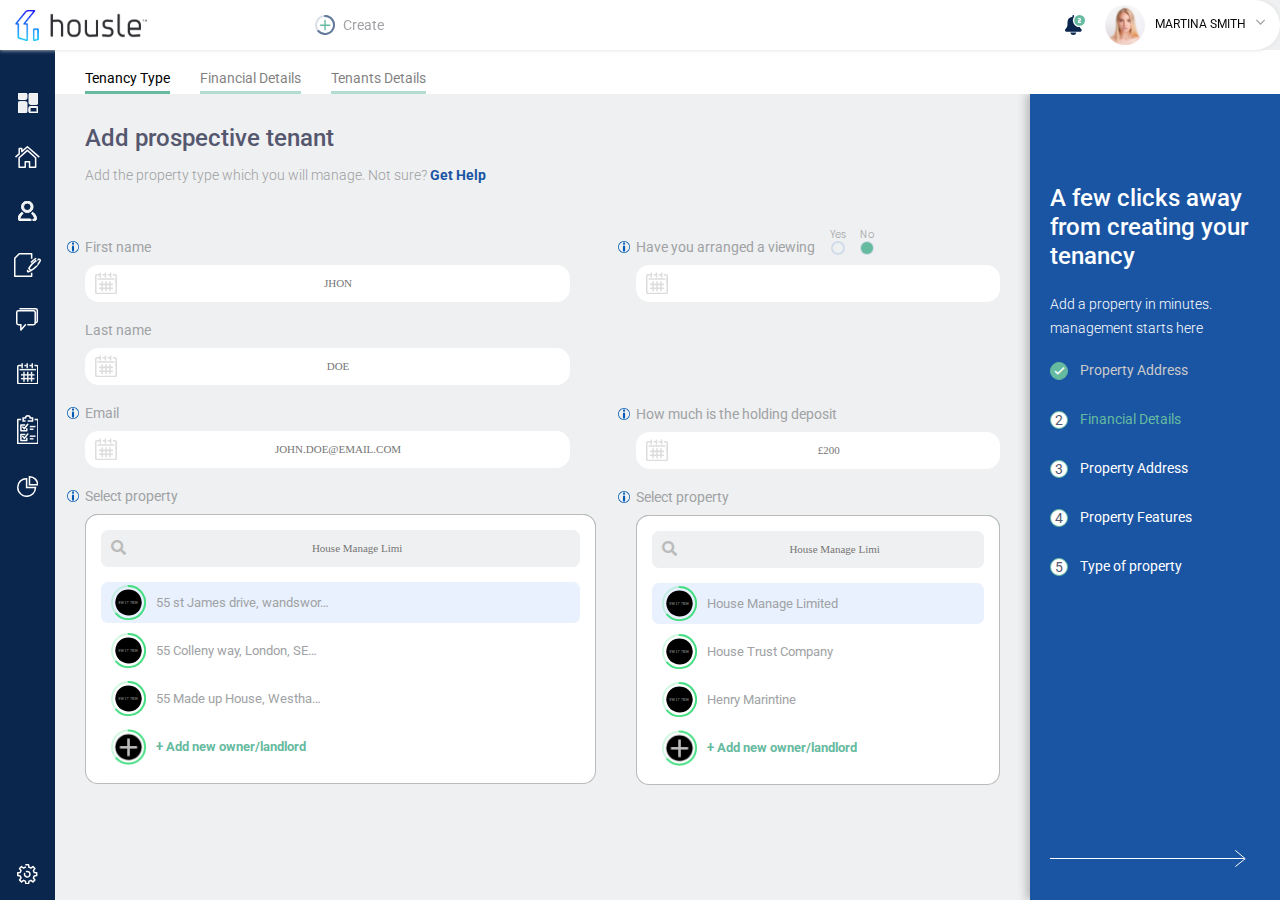
<file: property-view-22.html>
<!doctype html>
<html lang="en">
   <head>
      <!--====== Required meta tags ======-->
      <meta charset="utf-8">
      <meta http-equiv="x-ua-compatible" content="ie=edge">
      <meta name="description" content="">
      <meta name="viewport" content="width=device-width, initial-scale=1, shrink-to-fit=no">
      <!--====== Title ======-->
      <title>Document</title>
      <!--====== Favicon Icon ======-->
      <link rel="shortcut icon" href="images/favicon.ico" type="image/png">
      <!--====== Bootstrap css ======-->
      <link rel="stylesheet" href="assets/css/bootstrap.min.css">
      <!--====== Fontawesome css ======-->
      <link rel="stylesheet" href="assets/css/all.min.css">
      <!--====== Plugins css ======-->
      <link rel="stylesheet" href="assets/css/nice-select.css">
      <link rel="stylesheet" href="assets/css/flatDatePicker.css">
      <!--====== Utilities css ======-->
      <link rel="stylesheet" href="assets/css/Util.css">
      <!--====== Main css ======-->
      <link rel="stylesheet" href="assets/css/main.css">
      <!--====== Responsive css ======-->
      <link rel="stylesheet" href="assets/css/responsive.css">
   </head>
   <body>
      <header class="header-area">
         <div class="container-fluid">
            <div class="header-flex-wrap">
               <a href="#" class="logo"><img src="assets/img/logo.svg" alt=""></a>
               <div class="create-wrap">
                  <a href="#" class="create-btn"><img src="assets/img/create.svg" alt="">Create</a>
                  <div class="create-dropdown">
                     <a href="#" class="create-btn"><img src="assets/img/create.svg" alt="">Create</a>
                     <ul class="search-result-list cr-list">
                        <li class="active">
                           <a href="#" class="content-adder">
                              <div class="pff-img">
                                 <img src="assets/img/c-1.svg" alt="">
                              </div>
                              <span><strong>+ Add new property</strong></span>
                           </a>
                        </li>
                        <li>
                           <a href="#" class="content-adder">
                              <div class="pff-img">
                                 <img src="assets/img/c-2.svg" alt="">
                              </div>
                              <span><strong>+ Add new tenant</strong></span>
                           </a>
                        </li>
                        <li>
                           <a href="#" class="content-adder">
                              <div class="pff-img">
                                 <img src="assets/img/c-2.svg" alt="">
                              </div>
                              <span><strong>+ Add new owner/landlord</strong></span>
                           </a>
                        </li>
                        <li>
                           <a href="#" class="content-adder">
                              <div class="pff-img">
                                 <img src="assets/img/c-3.svg" alt="">
                              </div>
                              <span><strong>+ Add new tenancy</strong></span>
                           </a>
                        </li>
                        <li>
                           <a href="#" class="content-adder">
                              <div class="pff-img">
                                 <img src="assets/img/c-3.svg" alt="">
                              </div>
                              <span><strong>+ Add new account</strong></span>
                           </a>
                        </li>
                        <li>
                           <a href="#" class="content-adder">
                              <div class="pff-img">
                                 <img src="assets/img/c-4.svg" alt="">
                              </div>
                              <span><strong>+ Add new task</strong></span>
                           </a>
                        </li>
                        <li>
                           <a href="#" class="content-adder">
                              <div class="pff-img">
                                 <img src="assets/img/c-5.svg" alt="">
                              </div>
                              <span><strong>+ Add new Message</strong></span>
                           </a>
                        </li>
                     </ul>
                     <div class="cancle-create">
                        <a href="#">Cancel</a>
                     </div>
                  </div>
               </div>
               <ul class="user-part">
                  <li><a href="#" class="notification"><img src="assets/img/bell.svg" alt=""></a></li>
                  <li><a href="#" class="user-pf"><img src="assets/img/user.png" alt=""><span>Martina smith</span><i class="fal fa-angle-down"></i></a></li>
               </ul>
            </div>
         </div>
      </header>
      <main>
         <div class="main-content-wrap">
            <div class="sideMenu-wrap">
               <div class="sideMenu-inner-wrap">
                  <ul class="sideMenu" id="sideMenu">
                     <li>
                        <a href="#">
                           <svg id="Group_1117" data-name="Group 1117" xmlns="http://www.w3.org/2000/svg" width="20" height="20" viewBox="0 0 20 20">
                              <path id="Path_1877" data-name="Path 1877" d="M7.516,0H1.422A1.423,1.423,0,0,0,0,1.422V5.078A1.423,1.423,0,0,0,1.422,6.5H7.516A1.423,1.423,0,0,0,8.938,5.078V1.422A1.423,1.423,0,0,0,7.516,0Z" fill="#eff0f1"/>
                              <path id="Path_1878" data-name="Path 1878" d="M7.516,213.332H1.422A1.423,1.423,0,0,0,0,214.754v8.531a1.423,1.423,0,0,0,1.422,1.422H7.516a1.423,1.423,0,0,0,1.422-1.422v-8.531A1.423,1.423,0,0,0,7.516,213.332Z" transform="translate(0 -204.707)" fill="#eff0f1"/>
                              <g id="Path_1879" data-name="Path 1879" transform="translate(-266.27 -327.832)" fill="none">
                                 <path d="M284.848,341.332h-6.094a1.423,1.423,0,0,0-1.422,1.422v3.656a1.423,1.423,0,0,0,1.422,1.422h6.094a1.423,1.423,0,0,0,1.422-1.422v-3.656A1.423,1.423,0,0,0,284.848,341.332Z" stroke="none"/>
                                 <path d="M 278.7539672851563 342.3320007324219 C 278.5213012695313 342.3320007324219 278.3320007324219 342.5213012695313 278.3320007324219 342.7539672851563 L 278.3320007324219 346.4102172851563 C 278.3320007324219 346.642822265625 278.5213012695313 346.83203125 278.7539672851563 346.83203125 L 284.8477172851563 346.83203125 C 285.080322265625 346.83203125 285.26953125 346.642822265625 285.26953125 346.4102172851563 L 285.26953125 342.7539672851563 C 285.26953125 342.5213012695313 285.080322265625 342.3320007324219 284.8477172851563 342.3320007324219 L 278.7539672851563 342.3320007324219 M 278.7539672851563 341.3320007324219 L 284.8477172851563 341.3320007324219 C 285.6317749023438 341.3320007324219 286.26953125 341.9697875976563 286.26953125 342.7539672851563 L 286.26953125 346.4102172851563 C 286.26953125 347.1942443847656 285.6317749023438 347.83203125 284.8477172851563 347.83203125 L 278.7539672851563 347.83203125 C 277.9697875976563 347.83203125 277.3320007324219 347.1942443847656 277.3320007324219 346.4102172851563 L 277.3320007324219 342.7539672851563 C 277.3320007324219 341.9697875976563 277.9697875976563 341.3320007324219 278.7539672851563 341.3320007324219 Z" stroke="none" fill="#eff0f1"/>
                              </g>
                              <path id="Path_1880" data-name="Path 1880" d="M284.848,0h-6.094a1.423,1.423,0,0,0-1.422,1.422V9.953a1.423,1.423,0,0,0,1.422,1.422h6.094a1.423,1.423,0,0,0,1.422-1.422V1.422A1.423,1.423,0,0,0,284.848,0Z" transform="translate(-266.27)" fill="#eff0f1"/>
                           </svg>
                        </a>
                        <ul class="expand-menu">
                           <li>
                              <div class="under-expand-content">
                                 <h4 class="expand-content-title">TENANCY</h4>
                                 <div class="under-expand-content-wrap">
                                    <div class="top-all-content">
                                       <ul class="sm-list">
                                          <li><a href="#">
                                             <span>View Properties</span>
                                             <span class="number-of-content">28</span>
                                             </a>
                                          </li>
                                          <li><a href="#">
                                             <span>Import Properties</span>
                                             </a>
                                          </li>
                                       </ul>
                                       <div class="create-new-teanaciy-wrap">
                                          <a href="#" class="create-new-teanacy">+ Create New Tenancy</a>
                                       </div>
                                    </div>
                                    <!-- ./top-all-content -->
                                    <div class="btm-all-content">
                                       <div class="recent-wrap">
                                          <h6>Recent</h6>
                                          <ul class="recent-activity">
                                             <li>
                                                <a href="#">
                                                   <div class="actor">
                                                      <div class="actor-img with-progress">
                                                         <img src="assets/img/p-1.png" alt="">
                                                      </div>
                                                   </div>
                                                   <span class="actor-text">55 Colleny way, London…</span>
                                                </a>
                                             </li>
                                             <li>
                                                <a href="#">
                                                   <div class="actor">
                                                      <div class="actor-img">
                                                         <img src="assets/img/p-2.png" alt="">
                                                      </div>
                                                   </div>
                                                   <span class="actor-text">Alex Johnson-Smith</span>
                                                </a>
                                             </li>
                                             <li>
                                                <a href="#">
                                                   <div class="actor">
                                                      <img src="assets/img/message.svg" alt="">
                                                   </div>
                                                   <span class="actor-text">Message: Simon smith…</span>
                                                </a>
                                             </li>
                                             <li>
                                                <a href="#">
                                                   <div class="actor">
                                                      <div class="a-folder">
                                                         <i class="fas fa-folder"></i>
                                                      </div>
                                                   </div>
                                                   <span class="actor-text">File: Simon smith…</span>
                                                </a>
                                             </li>
                                          </ul>
                                       </div>
                                       <ul class="support">
                                          <li><a href="#">Contact</a></li>
                                          <li><a href="#">support@housle.co.uk</a></li>
                                       </ul>
                                    </div>
                                    <!-- ./btm-all-conentnt -->
                                 </div>
                              </div>
                           </li>
                        </ul>
                     </li>
                     <li>
                        <a href="#">
                           <svg xmlns="http://www.w3.org/2000/svg" width="24.78" height="21.932" viewBox="0 0 24.78 21.932">
                              <g id="Group_2253" data-name="Group 2253" transform="translate(-55.441 -494.463)">
                                 <path id="Path_2076" data-name="Path 2076" d="M81.311,511.349l-8.263-7.4h-.006l-8.262,7.4V520.8h6.128v-5.375h4.274V520.8h6.128Z" transform="translate(-5.215 -5.15)" fill="none" stroke="#eff0f1" stroke-linejoin="round" stroke-width="1.5"/>
                                 <path id="Path_2077" data-name="Path 2077" d="M79.728,505.582l-11.9-10.369-5.591,4.864v-3.111H59.651v5.361l-3.716,3.254" transform="translate(0 0)" fill="none" stroke="#eff0f1" stroke-linejoin="round" stroke-miterlimit="10" stroke-width="1.5"/>
                              </g>
                           </svg>
                        </a>
                        <ul class="expand-menu">
                           <li>
                              <div class="under-expand-content">
                                 <h4 class="expand-content-title">TENANCY</h4>
                                 <div class="under-expand-content-wrap">
                                    <div class="top-all-content">
                                       <ul class="sm-list">
                                          <li><a href="#">
                                             <span>View Properties</span>
                                             <span class="number-of-content">28</span>
                                             </a>
                                          </li>
                                          <li><a href="#">
                                             <span>Import Properties</span>
                                             </a>
                                          </li>
                                       </ul>
                                       <div class="create-new-teanaciy-wrap">
                                          <a href="#" class="create-new-teanacy">+ Create New Tenancy</a>
                                       </div>
                                    </div>
                                    <!-- ./top-all-content -->
                                    <div class="btm-all-content">
                                       <div class="recent-wrap">
                                          <h6>Recent</h6>
                                          <ul class="recent-activity">
                                             <li>
                                                <a href="#">
                                                   <div class="actor">
                                                      <div class="actor-img with-progress">
                                                         <img src="assets/img/p-1.png" alt="">
                                                      </div>
                                                   </div>
                                                   <span class="actor-text">55 Colleny way, London…</span>
                                                </a>
                                             </li>
                                             <li>
                                                <a href="#">
                                                   <div class="actor">
                                                      <div class="actor-img">
                                                         <img src="assets/img/p-2.png" alt="">
                                                      </div>
                                                   </div>
                                                   <span class="actor-text">Alex Johnson-Smith</span>
                                                </a>
                                             </li>
                                             <li>
                                                <a href="#">
                                                   <div class="actor">
                                                      <img src="assets/img/message.svg" alt="">
                                                   </div>
                                                   <span class="actor-text">Message: Simon smith…</span>
                                                </a>
                                             </li>
                                             <li>
                                                <a href="#">
                                                   <div class="actor">
                                                      <div class="a-folder">
                                                         <i class="fas fa-folder"></i>
                                                      </div>
                                                   </div>
                                                   <span class="actor-text">File: Simon smith…</span>
                                                </a>
                                             </li>
                                          </ul>
                                       </div>
                                       <ul class="support">
                                          <li><a href="#">Contact</a></li>
                                          <li><a href="#">support@housle.co.uk</a></li>
                                       </ul>
                                    </div>
                                    <!-- ./btm-all-conentnt -->
                                 </div>
                              </div>
                           </li>
                        </ul>
                     </li>
                     <li>
                        <a href="#">
                           <svg xmlns="http://www.w3.org/2000/svg" width="18.572" height="20" viewBox="0 0 18.572 20">
                              <g id="Rx0rzd.tif" transform="translate(-27.269 -3.767)">
                                 <g id="Group_1118" data-name="Group 1118" transform="translate(27.269 3.767)">
                                    <path id="Path_1881" data-name="Path 1881" d="M29.793,305.582c-.167-.038-.336-.069-.5-.115a2.77,2.77,0,0,1-1.921-3.412,9.437,9.437,0,0,1,3.074-4.779,1,1,0,0,1,1.429.069.983.983,0,0,1-.137,1.436,7.51,7.51,0,0,0-2.432,3.744.782.782,0,0,0,.8,1.056q4.622,0,9.244,0a1.021,1.021,0,0,1,1.021.6.989.989,0,0,1-.663,1.369c-.038.01-.074.025-.112.038Z" transform="translate(-27.269 -285.582)" fill="#eff0f1"/>
                                    <path id="Path_1882" data-name="Path 1882" d="M366.856,305.424a1.113,1.113,0,0,1-.725-.6,1,1,0,0,1,.875-1.394.793.793,0,0,0,.755-1.142,7.512,7.512,0,0,0-2.429-3.675.97.97,0,0,1-.35-1,.925.925,0,0,1,.691-.73,1.02,1.02,0,0,1,.981.243,9.29,9.29,0,0,1,2.68,3.672,7.612,7.612,0,0,1,.443,1.441,2.742,2.742,0,0,1-2.1,3.107l-.345.078Z" transform="translate(-351.246 -285.424)" fill="#eff0f1"/>
                                    <path id="Path_1883" data-name="Path 1883" d="M119.71,15.294a5.763,5.763,0,1,1,5.776-5.7A5.758,5.758,0,0,1,119.71,15.294Zm3.782-5.766a3.78,3.78,0,1,0-3.762,3.786A3.8,3.8,0,0,0,123.492,9.528Z" transform="translate(-110.434 -3.767)" fill="#eff0f1"/>
                                 </g>
                              </g>
                           </svg>
                        </a>
                        <ul class="expand-menu">
                           <li>
                              <div class="under-expand-content">
                                 <h4 class="expand-content-title">TENANCY</h4>
                                 <div class="under-expand-content-wrap">
                                    <div class="top-all-content">
                                       <ul class="sm-list">
                                          <li><a href="#">
                                             <span>View Properties</span>
                                             <span class="number-of-content">28</span>
                                             </a>
                                          </li>
                                          <li><a href="#">
                                             <span>Import Properties</span>
                                             </a>
                                          </li>
                                       </ul>
                                       <div class="create-new-teanaciy-wrap">
                                          <a href="#" class="create-new-teanacy">+ Create New Tenancy</a>
                                       </div>
                                    </div>
                                    <!-- ./top-all-content -->
                                    <div class="btm-all-content">
                                       <div class="recent-wrap">
                                          <h6>Recent</h6>
                                          <ul class="recent-activity">
                                             <li>
                                                <a href="#">
                                                   <div class="actor">
                                                      <div class="actor-img with-progress">
                                                         <img src="assets/img/p-1.png" alt="">
                                                      </div>
                                                   </div>
                                                   <span class="actor-text">55 Colleny way, London…</span>
                                                </a>
                                             </li>
                                             <li>
                                                <a href="#">
                                                   <div class="actor">
                                                      <div class="actor-img">
                                                         <img src="assets/img/p-2.png" alt="">
                                                      </div>
                                                   </div>
                                                   <span class="actor-text">Alex Johnson-Smith</span>
                                                </a>
                                             </li>
                                             <li>
                                                <a href="#">
                                                   <div class="actor">
                                                      <img src="assets/img/message.svg" alt="">
                                                   </div>
                                                   <span class="actor-text">Message: Simon smith…</span>
                                                </a>
                                             </li>
                                             <li>
                                                <a href="#">
                                                   <div class="actor">
                                                      <div class="a-folder">
                                                         <i class="fas fa-folder"></i>
                                                      </div>
                                                   </div>
                                                   <span class="actor-text">File: Simon smith…</span>
                                                </a>
                                             </li>
                                          </ul>
                                       </div>
                                       <ul class="support">
                                          <li><a href="#">Contact</a></li>
                                          <li><a href="#">support@housle.co.uk</a></li>
                                       </ul>
                                    </div>
                                    <!-- ./btm-all-conentnt -->
                                 </div>
                              </div>
                           </li>
                        </ul>
                     </li>
                     <li>
                        <a href="#">
                           <svg xmlns="http://www.w3.org/2000/svg" width="27.034" height="23.98" viewBox="0 0 27.034 23.98">
                              <g id="Group_2678" data-name="Group 2678" transform="translate(0.75 0.75)">
                                 <g id="Group_2267" data-name="Group 2267" transform="translate(11.96 4.794)">
                                    <line id="Line_531" data-name="Line 531" x1="1.078" y2="1.078" transform="translate(0 13.065)" fill="none" stroke="#0b264d" stroke-linecap="round" stroke-miterlimit="10" stroke-width="1.5"/>
                                    <g id="Group_2266" data-name="Group 2266" transform="translate(2.138 0.618)">
                                       <path id="Path_2097" data-name="Path 2097" d="M214.483,511.085a23.3,23.3,0,0,1,9.738-9.225,1.161,1.161,0,0,1,1.185.248l.15.151a1.159,1.159,0,0,1,.25,1.183,23.481,23.481,0,0,1-9.228,9.738Z" transform="translate(-214.483 -501.788)" fill="none" stroke="#0b264d" stroke-linejoin="round" stroke-width="1.5"/>
                                    </g>
                                    <path id="Path_2098" data-name="Path 2098" d="M211.449,528.648l-.383,1.219.8.8,2.594-1.325" transform="translate(-210.293 -517.305)" fill="none" stroke="#0b264d" stroke-linejoin="round" stroke-width="1.5"/>
                                    <line id="Line_532" data-name="Line 532" x1="1.31" y1="1.481" transform="translate(8.981)" fill="none" stroke="#0b264d" stroke-linecap="round" stroke-linejoin="round" stroke-width="1.5"/>
                                    <path id="Path_2099" data-name="Path 2099" d="M220.719,503.728a26.488,26.488,0,0,1,4.337-3.448" transform="translate(-216.091 -500.264)" fill="none" stroke="#0b264d" stroke-linecap="round" stroke-linejoin="round" stroke-width="1.5"/>
                                    <line id="Line_533" data-name="Line 533" x2="1.981" y2="1.981" transform="translate(8.492 4.788)" fill="none" stroke="#0b264d" stroke-linejoin="round" stroke-width="1.5"/>
                                 </g>
                                 <g id="Group_2269" data-name="Group 2269">
                                    <g id="Group_2268" data-name="Group 2268">
                                       <path id="Path_2101" data-name="Path 2101" d="M196.089,507.213v3.5H179.176V492.7l4.463-4.462h12.45v5.011" transform="translate(-179.176 -488.233)" fill="none" stroke="#0b264d" stroke-linejoin="round" stroke-width="1.5"/>
                                    </g>
                                 </g>
                              </g>
                           </svg>
                        </a>
                        <ul class="expand-menu">
                           <li>
                              <div class="under-expand-content">
                                 <h4 class="expand-content-title">TENANCY</h4>
                                 <div class="under-expand-content-wrap">
                                    <div class="top-all-content">
                                       <ul class="sm-list">
                                          <li><a href="#">
                                             <span>View Properties</span>
                                             <span class="number-of-content">28</span>
                                             </a>
                                          </li>
                                          <li><a href="#">
                                             <span>Import Properties</span>
                                             </a>
                                          </li>
                                       </ul>
                                       <div class="create-new-teanaciy-wrap">
                                          <a href="#" class="create-new-teanacy">+ Create New Tenancy</a>
                                       </div>
                                    </div>
                                    <!-- ./top-all-content -->
                                    <div class="btm-all-content">
                                       <div class="recent-wrap">
                                          <h6>Recent</h6>
                                          <ul class="recent-activity">
                                             <li>
                                                <a href="#">
                                                   <div class="actor">
                                                      <div class="actor-img with-progress">
                                                         <img src="assets/img/p-1.png" alt="">
                                                      </div>
                                                   </div>
                                                   <span class="actor-text">55 Colleny way, London…</span>
                                                </a>
                                             </li>
                                             <li>
                                                <a href="#">
                                                   <div class="actor">
                                                      <div class="actor-img">
                                                         <img src="assets/img/p-2.png" alt="">
                                                      </div>
                                                   </div>
                                                   <span class="actor-text">Alex Johnson-Smith</span>
                                                </a>
                                             </li>
                                             <li>
                                                <a href="#">
                                                   <div class="actor">
                                                      <img src="assets/img/message.svg" alt="">
                                                   </div>
                                                   <span class="actor-text">Message: Simon smith…</span>
                                                </a>
                                             </li>
                                             <li>
                                                <a href="#">
                                                   <div class="actor">
                                                      <div class="a-folder">
                                                         <i class="fas fa-folder"></i>
                                                      </div>
                                                   </div>
                                                   <span class="actor-text">File: Simon smith…</span>
                                                </a>
                                             </li>
                                          </ul>
                                       </div>
                                       <ul class="support">
                                          <li><a href="#">Contact</a></li>
                                          <li><a href="#">support@housle.co.uk</a></li>
                                       </ul>
                                    </div>
                                    <!-- ./btm-all-conentnt -->
                                 </div>
                              </div>
                           </li>
                        </ul>
                     </li>
                     <li>
                        <a href="#">
                           <svg xmlns="http://www.w3.org/2000/svg" width="22.067" height="22.635" viewBox="0 0 22.067 22.635">
                              <g id="Group_2264" data-name="Group 2264" transform="translate(-177.705 -487.406)">
                                 <g id="Group_2263" data-name="Group 2263" transform="translate(178.455 490.231)">
                                    <path id="Path_2089" data-name="Path 2089" d="M189.569,507.99h5.637a1.732,1.732,0,0,0,1.727-1.727V495.752a1.732,1.732,0,0,0-1.727-1.727H180.181a1.731,1.731,0,0,0-1.726,1.727v10.512a1.731,1.731,0,0,0,1.726,1.727h2.4v5.095l4.576-5.095" transform="translate(-178.455 -494.025)" fill="none" stroke="#eff0f1" stroke-linecap="round" stroke-linejoin="round" stroke-width="1.5"/>
                                 </g>
                                 <path id="Path_2090" data-name="Path 2090" d="M187.593,488.156H203.2a1.732,1.732,0,0,1,1.727,1.727v10.512a1.732,1.732,0,0,1-1.727,1.727h-.241" transform="translate(-5.907)" fill="none" stroke="#eff0f1" stroke-linecap="round" stroke-linejoin="round" stroke-width="1.5"/>
                              </g>
                           </svg>
                        </a>
                        <ul class="expand-menu">
                           <li>
                              <div class="under-expand-content">
                                 <h4 class="expand-content-title">TENANCY</h4>
                                 <div class="under-expand-content-wrap">
                                    <div class="top-all-content">
                                       <ul class="sm-list">
                                          <li><a href="#">
                                             <span>View Properties</span>
                                             <span class="number-of-content">28</span>
                                             </a>
                                          </li>
                                          <li><a href="#">
                                             <span>Import Properties</span>
                                             </a>
                                          </li>
                                       </ul>
                                       <div class="create-new-teanaciy-wrap">
                                          <a href="#" class="create-new-teanacy">+ Create New Tenancy</a>
                                       </div>
                                    </div>
                                    <!-- ./top-all-content -->
                                    <div class="btm-all-content">
                                       <div class="recent-wrap">
                                          <h6>Recent</h6>
                                          <ul class="recent-activity">
                                             <li>
                                                <a href="#">
                                                   <div class="actor">
                                                      <div class="actor-img with-progress">
                                                         <img src="assets/img/p-1.png" alt="">
                                                      </div>
                                                   </div>
                                                   <span class="actor-text">55 Colleny way, London…</span>
                                                </a>
                                             </li>
                                             <li>
                                                <a href="#">
                                                   <div class="actor">
                                                      <div class="actor-img">
                                                         <img src="assets/img/p-2.png" alt="">
                                                      </div>
                                                   </div>
                                                   <span class="actor-text">Alex Johnson-Smith</span>
                                                </a>
                                             </li>
                                             <li>
                                                <a href="#">
                                                   <div class="actor">
                                                      <img src="assets/img/message.svg" alt="">
                                                   </div>
                                                   <span class="actor-text">Message: Simon smith…</span>
                                                </a>
                                             </li>
                                             <li>
                                                <a href="#">
                                                   <div class="actor">
                                                      <div class="a-folder">
                                                         <i class="fas fa-folder"></i>
                                                      </div>
                                                   </div>
                                                   <span class="actor-text">File: Simon smith…</span>
                                                </a>
                                             </li>
                                          </ul>
                                       </div>
                                       <ul class="support">
                                          <li><a href="#">Contact</a></li>
                                          <li><a href="#">support@housle.co.uk</a></li>
                                       </ul>
                                    </div>
                                    <!-- ./btm-all-conentnt -->
                                 </div>
                              </div>
                           </li>
                        </ul>
                     </li>
                     <li>
                        <a href="#">
                           <svg xmlns="http://www.w3.org/2000/svg" width="21.508" height="21.5" viewBox="0 0 21.508 21.5">
                              <g id="Group_2274" data-name="Group 2274" transform="translate(-177.162 -38.892)">
                                 <g id="Group_2274-2" data-name="Group 2274" transform="translate(177.912 39.642)">
                                    <line id="Line_534" data-name="Line 534" x2="16.518" transform="translate(1.745 5.89)" fill="none" stroke="#eff0f1" stroke-linejoin="round" stroke-width="1.5"/>
                                    <path id="Path_2103" data-name="Path 2103" d="M190.232,62.708H179.067a1.164,1.164,0,0,1-1.155-1.161V45.655a1.159,1.159,0,0,1,1.155-1.154h3.178" transform="translate(-177.912 -42.708)" fill="none" stroke="#eff0f1" stroke-linejoin="round" stroke-width="1.5"/>
                                    <path id="Path_2104" data-name="Path 2104" d="M223.23,44.5h2.128a1.158,1.158,0,0,1,1.155,1.154v7.484" transform="translate(-206.505 -42.708)" fill="none" stroke="#eff0f1" stroke-linejoin="round" stroke-width="1.5"/>
                                    <path id="Path_2105" data-name="Path 2105" d="M205.019,70.092h8.849a1.158,1.158,0,0,0,1.155-1.154V56.2" transform="translate(-195.015 -50.092)" fill="none" stroke="#eff0f1" stroke-linejoin="round" stroke-width="1.5"/>
                                    <line id="Line_535" data-name="Line 535" x2="2.768" transform="translate(11.671 1.793)" fill="none" stroke="#eff0f1" stroke-linejoin="round" stroke-width="1.5"/>
                                    <line id="Line_536" data-name="Line 536" x2="2.767" transform="translate(6.618 1.793)" fill="none" stroke="#eff0f1" stroke-linejoin="round" stroke-width="1.5"/>
                                    <line id="Line_537" data-name="Line 537" y2="3.928" transform="translate(4.412 0)" fill="none" stroke="#eff0f1" stroke-linecap="round" stroke-miterlimit="10" stroke-width="1.5"/>
                                    <line id="Line_538" data-name="Line 538" y2="3.928" transform="translate(14.518 0)" fill="none" stroke="#eff0f1" stroke-linecap="round" stroke-miterlimit="10" stroke-width="1.5"/>
                                    <line id="Line_539" data-name="Line 539" y2="3.928" transform="translate(9.465 0)" fill="none" stroke="#eff0f1" stroke-linecap="round" stroke-miterlimit="10" stroke-width="1.5"/>
                                    <line id="Line_540" data-name="Line 540" x2="13.507" transform="translate(3.218 11.11)" fill="none" stroke="#eff0f1" stroke-linejoin="round" stroke-width="1.5"/>
                                    <line id="Line_541" data-name="Line 541" x2="13.507" transform="translate(3.218 14.892)" fill="none" stroke="#eff0f1" stroke-linejoin="round" stroke-width="1.5"/>
                                    <line id="Line_542" data-name="Line 542" y1="9.757" transform="translate(10.004 8.123)" fill="none" stroke="#eff0f1" stroke-linejoin="round" stroke-width="1.5"/>
                                    <line id="Line_543" data-name="Line 543" y1="9.757" transform="translate(6.222 8.123)" fill="none" stroke="#eff0f1" stroke-linejoin="round" stroke-width="1.5"/>
                                    <line id="Line_544" data-name="Line 544" y1="9.757" transform="translate(13.785 8.123)" fill="none" stroke="#eff0f1" stroke-linejoin="round" stroke-width="1.5"/>
                                 </g>
                              </g>
                           </svg>
                        </a>
                        <ul class="expand-menu">
                           <li>
                              <div class="under-expand-content">
                                 <h4 class="expand-content-title">TENANCY</h4>
                                 <div class="under-expand-content-wrap">
                                    <div class="top-all-content">
                                       <ul class="sm-list">
                                          <li><a href="#">
                                             <span>View Properties</span>
                                             <span class="number-of-content">28</span>
                                             </a>
                                          </li>
                                          <li><a href="#">
                                             <span>Import Properties</span>
                                             </a>
                                          </li>
                                       </ul>
                                       <div class="create-new-teanaciy-wrap">
                                          <a href="#" class="create-new-teanacy">+ Create New Tenancy</a>
                                       </div>
                                    </div>
                                    <!-- ./top-all-content -->
                                    <div class="btm-all-content">
                                       <div class="recent-wrap">
                                          <h6>Recent</h6>
                                          <ul class="recent-activity">
                                             <li>
                                                <a href="#">
                                                   <div class="actor">
                                                      <div class="actor-img with-progress">
                                                         <img src="assets/img/p-1.png" alt="">
                                                      </div>
                                                   </div>
                                                   <span class="actor-text">55 Colleny way, London…</span>
                                                </a>
                                             </li>
                                             <li>
                                                <a href="#">
                                                   <div class="actor">
                                                      <div class="actor-img">
                                                         <img src="assets/img/p-2.png" alt="">
                                                      </div>
                                                   </div>
                                                   <span class="actor-text">Alex Johnson-Smith</span>
                                                </a>
                                             </li>
                                             <li>
                                                <a href="#">
                                                   <div class="actor">
                                                      <img src="assets/img/message.svg" alt="">
                                                   </div>
                                                   <span class="actor-text">Message: Simon smith…</span>
                                                </a>
                                             </li>
                                             <li>
                                                <a href="#">
                                                   <div class="actor">
                                                      <div class="a-folder">
                                                         <i class="fas fa-folder"></i>
                                                      </div>
                                                   </div>
                                                   <span class="actor-text">File: Simon smith…</span>
                                                </a>
                                             </li>
                                          </ul>
                                       </div>
                                       <ul class="support">
                                          <li><a href="#">Contact</a></li>
                                          <li><a href="#">support@housle.co.uk</a></li>
                                       </ul>
                                    </div>
                                    <!-- ./btm-all-conentnt -->
                                 </div>
                              </div>
                           </li>
                        </ul>
                     </li>
                     <li>
                        <a href="#">
                           <svg xmlns="http://www.w3.org/2000/svg" width="21.689" height="29.32" viewBox="0 0 21.689 29.32">
                              <g id="Group_2275" data-name="Group 2275" transform="translate(-49.278 -481.084)">
                                 <path id="Path_2091" data-name="Path 2091" d="M66.684,487.185h4.9v-3.043H69.225a2.351,2.351,0,0,0-4.7,0H62.167v3.043h2.421" transform="translate(-6.753)" fill="none" stroke="#eff0f1" stroke-miterlimit="10" stroke-width="1.5"/>
                                 <path id="Path_2092" data-name="Path 2092" d="M62.994,506.354v2.128H57.078v-5.917h3.814" transform="translate(-3.922 -11.532)" fill="none" stroke="#eff0f1" stroke-linecap="round" stroke-linejoin="round" stroke-width="1.5"/>
                                 <path id="Path_2093" data-name="Path 2093" d="M61.32,503.866,62.9,505.6l3.428-4.43" transform="translate(-6.282 -10.757)" fill="none" stroke="#eff0f1" stroke-linecap="round" stroke-linejoin="round" stroke-width="1.5"/>
                                 <line id="Line_525" data-name="Line 525" x2="5.709" transform="translate(62.091 492.666)" fill="none" stroke="#eff0f1" stroke-miterlimit="10" stroke-width="1.5"/>
                                 <line id="Line_526" data-name="Line 526" x2="3.675" transform="translate(62.091 495.315)" fill="none" stroke="#eff0f1" stroke-miterlimit="10" stroke-width="1.5"/>
                                 <path id="Path_2094" data-name="Path 2094" d="M62.994,527.992v2.128H57.078V524.2h3.814" transform="translate(-3.922 -23.569)" fill="none" stroke="#eff0f1" stroke-linecap="round" stroke-linejoin="round" stroke-width="1.5"/>
                                 <path id="Path_2095" data-name="Path 2095" d="M61.32,525.5l1.578,1.735,3.428-4.43" transform="translate(-6.282 -22.794)" fill="none" stroke="#eff0f1" stroke-linecap="round" stroke-linejoin="round" stroke-width="1.5"/>
                                 <line id="Line_527" data-name="Line 527" x2="5.709" transform="translate(62.091 502.268)" fill="none" stroke="#eff0f1" stroke-miterlimit="10" stroke-width="1.5"/>
                                 <line id="Line_528" data-name="Line 528" x2="3.675" transform="translate(62.091 504.916)" fill="none" stroke="#eff0f1" stroke-miterlimit="10" stroke-width="1.5"/>
                                 <path id="Path_2096" data-name="Path 2096" d="M53.459,490.282H50.028v24.071H70.217V490.282H66.84" transform="translate(0 -4.699)" fill="none" stroke="#eff0f1" stroke-linejoin="round" stroke-width="1.5"/>
                              </g>
                           </svg>
                        </a>
                        <ul class="expand-menu">
                           <li>
                              <div class="under-expand-content">
                                 <h4 class="expand-content-title">TENANCY</h4>
                                 <div class="under-expand-content-wrap">
                                    <div class="top-all-content">
                                       <ul class="sm-list">
                                          <li><a href="#">
                                             <span>View Properties</span>
                                             <span class="number-of-content">28</span>
                                             </a>
                                          </li>
                                          <li><a href="#">
                                             <span>Import Properties</span>
                                             </a>
                                          </li>
                                       </ul>
                                       <div class="create-new-teanaciy-wrap">
                                          <a href="#" class="create-new-teanacy">+ Create New Tenancy</a>
                                       </div>
                                    </div>
                                    <!-- ./top-all-content -->
                                    <div class="btm-all-content">
                                       <div class="recent-wrap">
                                          <h6>Recent</h6>
                                          <ul class="recent-activity">
                                             <li>
                                                <a href="#">
                                                   <div class="actor">
                                                      <div class="actor-img with-progress">
                                                         <img src="assets/img/p-1.png" alt="">
                                                      </div>
                                                   </div>
                                                   <span class="actor-text">55 Colleny way, London…</span>
                                                </a>
                                             </li>
                                             <li>
                                                <a href="#">
                                                   <div class="actor">
                                                      <div class="actor-img">
                                                         <img src="assets/img/p-2.png" alt="">
                                                      </div>
                                                   </div>
                                                   <span class="actor-text">Alex Johnson-Smith</span>
                                                </a>
                                             </li>
                                             <li>
                                                <a href="#">
                                                   <div class="actor">
                                                      <img src="assets/img/message.svg" alt="">
                                                   </div>
                                                   <span class="actor-text">Message: Simon smith…</span>
                                                </a>
                                             </li>
                                             <li>
                                                <a href="#">
                                                   <div class="actor">
                                                      <div class="a-folder">
                                                         <i class="fas fa-folder"></i>
                                                      </div>
                                                   </div>
                                                   <span class="actor-text">File: Simon smith…</span>
                                                </a>
                                             </li>
                                          </ul>
                                       </div>
                                       <ul class="support">
                                          <li><a href="#">Contact</a></li>
                                          <li><a href="#">support@housle.co.uk</a></li>
                                       </ul>
                                    </div>
                                    <!-- ./btm-all-conentnt -->
                                 </div>
                              </div>
                           </li>
                        </ul>
                     </li>
                     <li>
                        <a href="#">
                           <svg xmlns="http://www.w3.org/2000/svg" width="21.481" height="21.072" viewBox="0 0 21.481 21.072">
                              <g id="Group_2279" data-name="Group 2279" transform="translate(-177.45 -264.623)">
                                 <path id="Path_2108" data-name="Path 2108" d="M187.765,285.91a8.718,8.718,0,0,0,5.528,2.1c.052,0,.1,0,.156,0a8.749,8.749,0,0,0,8.749-8.749h-8.9v-9.512" transform="translate(-6.247 -3.064)" fill="none" stroke="#eff0f1" stroke-miterlimit="10" stroke-width="1.5"/>
                                 <path id="Path_2109" data-name="Path 2109" d="M186.613,271.307a8.717,8.717,0,0,0-5.564,2c-.04.033-.083.063-.121.1a8.877,8.877,0,0,0,.59,13.32" transform="translate(0 -3.876)" fill="none" stroke="#eff0f1" stroke-miterlimit="10" stroke-width="1.5"/>
                                 <path id="Path_2110" data-name="Path 2110" d="M212.037,264.629l.02,8.838H220.3a8.093,8.093,0,0,0-8.093-8.094" transform="translate(-22.114)" fill="none" stroke="#eff0f1" stroke-miterlimit="10" stroke-width="1.5"/>
                                 <path id="Path_2111" data-name="Path 2111" d="M181.186,302.123" transform="translate(-1.95 -24.003)" fill="none" stroke="#eff0f1" stroke-miterlimit="10" stroke-width="1.5"/>
                                 <path id="Path_2112" data-name="Path 2112" d="M196.349,302.447" transform="translate(-11.854 -24.215)" fill="none" stroke="#eff0f1" stroke-miterlimit="10" stroke-width="1.5"/>
                              </g>
                           </svg>
                        </a>
                        <ul class="expand-menu">
                           <li>
                              <div class="under-expand-content">
                                 <h4 class="expand-content-title">TENANCY</h4>
                                 <div class="under-expand-content-wrap">
                                    <div class="top-all-content">
                                       <ul class="sm-list">
                                          <li><a href="#">
                                             <span>View Properties</span>
                                             <span class="number-of-content">28</span>
                                             </a>
                                          </li>
                                          <li><a href="#">
                                             <span>Import Properties</span>
                                             </a>
                                          </li>
                                       </ul>
                                       <div class="create-new-teanaciy-wrap">
                                          <a href="#" class="create-new-teanacy">+ Create New Tenancy</a>
                                       </div>
                                    </div>
                                    <!-- ./top-all-content -->
                                    <div class="btm-all-content">
                                       <div class="recent-wrap">
                                          <h6>Recent</h6>
                                          <ul class="recent-activity">
                                             <li>
                                                <a href="#">
                                                   <div class="actor">
                                                      <div class="actor-img with-progress">
                                                         <img src="assets/img/p-1.png" alt="">
                                                      </div>
                                                   </div>
                                                   <span class="actor-text">55 Colleny way, London…</span>
                                                </a>
                                             </li>
                                             <li>
                                                <a href="#">
                                                   <div class="actor">
                                                      <div class="actor-img">
                                                         <img src="assets/img/p-2.png" alt="">
                                                      </div>
                                                   </div>
                                                   <span class="actor-text">Alex Johnson-Smith</span>
                                                </a>
                                             </li>
                                             <li>
                                                <a href="#">
                                                   <div class="actor">
                                                      <img src="assets/img/message.svg" alt="">
                                                   </div>
                                                   <span class="actor-text">Message: Simon smith…</span>
                                                </a>
                                             </li>
                                             <li>
                                                <a href="#">
                                                   <div class="actor">
                                                      <div class="a-folder">
                                                         <i class="fas fa-folder"></i>
                                                      </div>
                                                   </div>
                                                   <span class="actor-text">File: Simon smith…</span>
                                                </a>
                                             </li>
                                          </ul>
                                       </div>
                                       <ul class="support">
                                          <li><a href="#">Contact</a></li>
                                          <li><a href="#">support@housle.co.uk</a></li>
                                       </ul>
                                    </div>
                                    <!-- ./btm-all-conentnt -->
                                 </div>
                              </div>
                           </li>
                        </ul>
                     </li>
                     <li class="setting">
                        <a href="#">
                           <svg xmlns="http://www.w3.org/2000/svg" width="20.438" height="20.437" viewBox="0 0 20.438 20.437">
                              <g id="Group_2624" data-name="Group 2624" transform="translate(-204.052 -173.688)">
                                 <g id="Group_2277" data-name="Group 2277" transform="translate(204.802 174.438)">
                                    <g id="Group_2276" data-name="Group 2276">
                                       <path id="Path_2106" data-name="Path 2106" d="M212.5,176.975a7.144,7.144,0,0,0-1.869.773l-2.1-1.491-1.911,1.91,1.491,2.1a7.105,7.105,0,0,0-.769,1.855l-2.541.432v2.7l2.541.433a7.1,7.1,0,0,0,.777,1.868l-1.5,2.09,1.911,1.91,2.089-1.5a7.014,7.014,0,0,0,1.867.774l.433,2.543h2.7l.433-2.541a7.111,7.111,0,0,0,1.868-.776l2.089,1.5,1.91-1.91-1.5-2.09a7.085,7.085,0,0,0,.78-1.883l2.537-.417v-2.7l-2.537-.417a7.06,7.06,0,0,0-.771-1.87l1.491-2.1-1.91-1.91-2.1,1.491a7.11,7.11,0,0,0-1.87-.772l-.417-2.537h-2.7" transform="translate(-204.802 -174.438)" fill="none" stroke="#eff0f1" stroke-linecap="round" stroke-linejoin="round" stroke-width="1.5"/>
                                    </g>
                                 </g>
                                 <path id="Path_2107" data-name="Path 2107" d="M218.573,186.25a2.759,2.759,0,1,1-1.946,1.914" transform="translate(-5.018 -5.017)" fill="none" stroke="#eff0f1" stroke-linecap="round" stroke-linejoin="round" stroke-width="1.5"/>
                              </g>
                           </svg>
                        </a>
                        <ul class="expand-menu">
                           <li>
                              <div class="under-expand-content">
                                 <h4 class="expand-content-title">TENANCY</h4>
                                 <div class="under-expand-content-wrap">
                                    <div class="top-all-content">
                                       <ul class="sm-list">
                                          <li><a href="#">
                                             <span>View Properties</span>
                                             <span class="number-of-content">28</span>
                                             </a>
                                          </li>
                                          <li><a href="#">
                                             <span>Import Properties</span>
                                             </a>
                                          </li>
                                       </ul>
                                       <div class="create-new-teanaciy-wrap">
                                          <a href="#" class="create-new-teanacy">+ Create New Tenancy</a>
                                       </div>
                                    </div>
                                    <!-- ./top-all-content -->
                                    <div class="btm-all-content">
                                       <div class="recent-wrap">
                                          <h6>Recent</h6>
                                          <ul class="recent-activity">
                                             <li>
                                                <a href="#">
                                                   <div class="actor">
                                                      <div class="actor-img with-progress">
                                                         <img src="assets/img/p-1.png" alt="">
                                                      </div>
                                                   </div>
                                                   <span class="actor-text">55 Colleny way, London…</span>
                                                </a>
                                             </li>
                                             <li>
                                                <a href="#">
                                                   <div class="actor">
                                                      <div class="actor-img">
                                                         <img src="assets/img/p-2.png" alt="">
                                                      </div>
                                                   </div>
                                                   <span class="actor-text">Alex Johnson-Smith</span>
                                                </a>
                                             </li>
                                             <li>
                                                <a href="#">
                                                   <div class="actor">
                                                      <img src="assets/img/message.svg" alt="">
                                                   </div>
                                                   <span class="actor-text">Message: Simon smith…</span>
                                                </a>
                                             </li>
                                             <li>
                                                <a href="#">
                                                   <div class="actor">
                                                      <div class="a-folder">
                                                         <i class="fas fa-folder"></i>
                                                      </div>
                                                   </div>
                                                   <span class="actor-text">File: Simon smith…</span>
                                                </a>
                                             </li>
                                          </ul>
                                       </div>
                                       <ul class="support">
                                          <li><a href="#">Contact</a></li>
                                          <li><a href="#">support@housle.co.uk</a></li>
                                       </ul>
                                    </div>
                                    <!-- ./btm-all-conentnt -->
                                 </div>
                              </div>
                           </li>
                        </ul>
                     </li>
                  </ul>
               </div>
            </div>
            <!-- ./sideMenu-wrap -->
            <div class="page-main-content">
               <div class="tabContainer">
                  <nav>
                     <div class="nav nav-link-wrap" id="nav-tab" role="tablist">
                        <a class="nav-item nav-link active" id="tbOne-tab" data-toggle="tab" href="#tbOne" role="tab" aria-controls="nav-home" aria-selected="true">Tenancy Type</a>
                        <a class="nav-item nav-link" id="tbTwo-tab" data-toggle="tab" href="#tbTwo" role="tab" aria-controls="nav-profile" aria-selected="false">Financial Details</a>
                        <a class="nav-item nav-link" id="tbThree-tab" data-toggle="tab" href="#tbThree" role="tab" aria-controls="nav-contact" aria-selected="false">Tenants Details</a>
                     </div>
                  </nav>
               </div>
               <div class="left-right-flex-wrap">
                  <div class="lf-main-content">
                     <div class="tab-content" id="nav-tabContent">
                        <div class="tab-pane fade show active" id="tbOne" role="tabpanel" aria-labelledby="tbOne-tab">
                           <div class="tb-content-wrap">
                              <div class="page-title">
                                 <h2>Add prospective tenant</h2>
                                 <p>Add the property type which you will manage.  Not sure? <a href="">Get Help</a> </p>
                              </div>
                              <div class="view-20-wrap wrap-22">
                                 <div class="row">
                                    <div class="col-xl-7">
                                       <div class="view-20-content">
                                          <div class="selection-input-wrap for-date width-75">
                                             <label for=""><img src="assets/img/ii.svg" alt=""> First name</label>
                                             <div class="selection-input">
                                                <input type="text" placeholder="Jhon">
                                                <span class="cal-icon"><img src="assets/img/cal.svg" alt=""></span>
                                             </div>
                                          </div>
                                          <div class="selection-input-wrap for-date width-75">
                                             <label for="">Last name</label>
                                             <div class="selection-input">
                                                <input type="text" placeholder="Doe">
                                                <span class="cal-icon"><img src="assets/img/cal.svg" alt=""></span>
                                             </div>
                                          </div>
                                          <div class="selection-input-wrap for-date width-75">
                                             <label for=""><img src="assets/img/ii.svg" alt=""> Email</label>
                                             <div class="selection-input">
                                                <input type="text" placeholder="John.doe@email.com">
                                                <span class="cal-icon"><img src="assets/img/cal.svg" alt=""></span>
                                             </div>
                                          </div>
                                          <div class="selection-input-wrap">
                                             <label for=""><img src="assets/img/ii.svg" alt=""> Select property </label>
                                             <div class="selection-input">
                                                <input type="text" placeholder="55  St James drive, Wandsworth, SW17 7RW">
                                                <span class="cancel-btn">Cancel</span>
                                             </div>
                                             <div class="focus-dropdown-content-wrap">
                                                <div class="dropdown-search-field">
                                                   <input class="search-input" type="text" placeholder="House Manage Limi">
                                                   <span class="transparent-search-icon"><i class="fas fa-search"></i></span>
                                                </div>
                                                <div class="search-result">
                                                   <ul class="search-result-list">
                                                      <li class="active">
                                                         <a href="#">
                                                            <div class="pff-img">
                                                               <img src="assets/img/pff-1.svg" alt="">
                                                            </div>
                                                            <span>55 st James drive, wandswor…</span>
                                                         </a>
                                                      </li>
                                                      <li>
                                                         <a href="#">
                                                            <div class="pff-img">
                                                               <img src="assets/img/pff-1.svg" alt="">
                                                            </div>
                                                            <span>55 Colleny way, London, SE…</span>
                                                         </a>
                                                      </li>
                                                      <li>
                                                         <a href="#">
                                                            <div class="pff-img">
                                                               <img src="assets/img/pff-1.svg" alt="">
                                                            </div>
                                                            <span>55 Made up House, Westha…</span>
                                                         </a>
                                                      </li>
                                                      <li>
                                                         <a href="#" class="content-adder">
                                                            <div class="pff-img">
                                                               <img src="assets/img/pff-add.png" alt="">
                                                            </div>
                                                            <span><strong>+ Add new owner/landlord</strong></span>
                                                         </a>
                                                      </li>
                                                   </ul>
                                                </div>
                                             </div>
                                          </div>
                                       </div>
                                    </div>
                                    <div class="col-xl-5">
                                       <div class="date-20-content">
                                          <div class="selection-input-wrap for-date width-75">
                                             <div class="radio-label">
                                                <label for=""><img src="assets/img/ii.svg" alt="">Have you arranged a viewing</label>
                                                <div class="radio-group">
                                                   <label class="radioBtn">Yes
                                                   <input type="radio" checked="checked" name="radio">
                                                   <span class="checkmark"></span>
                                                   </label>
                                                   <label class="radioBtn">No
                                                   <input type="radio" checked="checked" name="radio">
                                                   <span class="checkmark"></span>
                                                   </label>
                                                </div>
                                             </div>
                                             <div class="selection-input">
                                                <input type="date" class="dateOne">
                                                <span class="cal-icon"><img src="assets/img/cal.svg" alt=""></span>
                                             </div>
                                          </div>
                                          <!-- ./selection-input-wrap -->
                                          <div class="break-rw">
                                          </div>
                                          <!-- ./selection-input-wrap -->
                                          <div class="selection-input-wrap for-date width-75">
                                             <div class="radio-label">
                                                <label for=""><img src="assets/img/ii.svg" alt="">How much is the holding deposit</label>
                                             </div>
                                             <div class="selection-input">
                                                <input type="text" placeholder="£200">
                                                <span class="cal-icon"><img src="assets/img/cal.svg" alt=""></span>
                                             </div>
                                          </div>
                                          <!-- ./selection-input-wrap -->
                                          <div class="selection-input-wrap">
                                             <label for=""><img src="assets/img/ii.svg" alt=""> Select property </label>
                                             <div class="selection-input">
                                                <input type="text" placeholder="55  St James drive, Wandsworth, SW17 7RW">
                                                <span class="cancel-btn">Cancel</span>
                                             </div>
                                             <div class="focus-dropdown-content-wrap">
                                                <div class="dropdown-search-field">
                                                   <input class="search-input" type="text" placeholder="House Manage Limi">
                                                   <span class="transparent-search-icon"><i class="fas fa-search"></i></span>
                                                </div>
                                                <div class="search-result">
                                                   <ul class="search-result-list">
                                                      <li class="active">
                                                         <a href="#">
                                                            <div class="pff-img">
                                                               <img src="assets/img/pff-1.svg" alt="">
                                                            </div>
                                                            <span>House Manage Limited</span>
                                                         </a>
                                                      </li>
                                                      <li>
                                                         <a href="#">
                                                            <div class="pff-img">
                                                               <img src="assets/img/pff-1.svg" alt="">
                                                            </div>
                                                            <span>House Trust Company</span>
                                                         </a>
                                                      </li>
                                                      <li>
                                                         <a href="#">
                                                            <div class="pff-img">
                                                               <img src="assets/img/pff-1.svg" alt="">
                                                            </div>
                                                            <span>Henry Marintine</span>
                                                         </a>
                                                      </li>
                                                      <li>
                                                         <a href="#" class="content-adder">
                                                            <div class="pff-img">
                                                               <img src="assets/img/pff-add.png" alt="">
                                                            </div>
                                                            <span><strong>+ Add new owner/landlord</strong></span>
                                                         </a>
                                                      </li>
                                                   </ul>
                                                </div>
                                             </div>
                                          </div>
                                       </div>
                                    </div>
                                 </div>
                              </div>
                           </div>
                        </div>
                        <div class="tab-pane fade" id="tbTwo" role="tabpanel" aria-labelledby="tbTwo-tab">
                           <div class="tb-content-wrap">
                              ...
                           </div>
                        </div>
                        <div class="tab-pane fade" id="tbThree" role="tabpanel" aria-labelledby="tbThree-tab">
                           <div class="tb-content-wrap">
                              ...
                           </div>
                        </div>
                     </div>
                  </div>
                  <!-- ./lf-main-content -->
                  <div class="right-sidebar-wrap">
                     <span class="backSidebar"><i class="fas fa-caret-square-left"></i></span>
                     <div class="right-sidebar-inner">
                        <h2>A few clicks away
                           from creating your 
                           tenancy
                        </h2>
                        <p>Add a property in minutes.
                           management starts here
                        </p>
                        <ul class="side-list">
                           <li class="check">Property Address</li>
                           <li class="active">Financial Details</li>
                           <li>Property Address</li>
                           <li>Property Features</li>
                           <li>Type of property</li>
                        </ul>
                        <a href="#" class="long-long-arrow"><img src="assets/img/long-arrow.svg" alt=""></a>
                     </div>
                  </div>
                  <!--./right-sidebar-wrap -->
               </div>
               <!-- ./left-right-flex-wrap -->
            </div>
         </div>
         <!-- ./main-content-wrap -->
      </main>
      <!--====== jquery js ======-->
      <script src="assets/js/vendor/modernizr-3.6.0.min.js"></script>
      <script src="assets/js/vendor/jquery-1.12.4.min.js"></script>
      <!--====== Bootstrap js ======-->
      <script src="assets/js/bootstrap.min.js"></script>
      <!--====== Plugins js ======-->
      <script src="assets/js/jquery.nice-select.min.js"></script>
      <script src="assets/js/flatDatePicker.js"></script>

      <script>
         $(".dateOne").flatpickr();
      </script>


      <!--====== Main js ======-->
      <script src="assets/js/main.js"></script>
   </body>
</html>
</file>
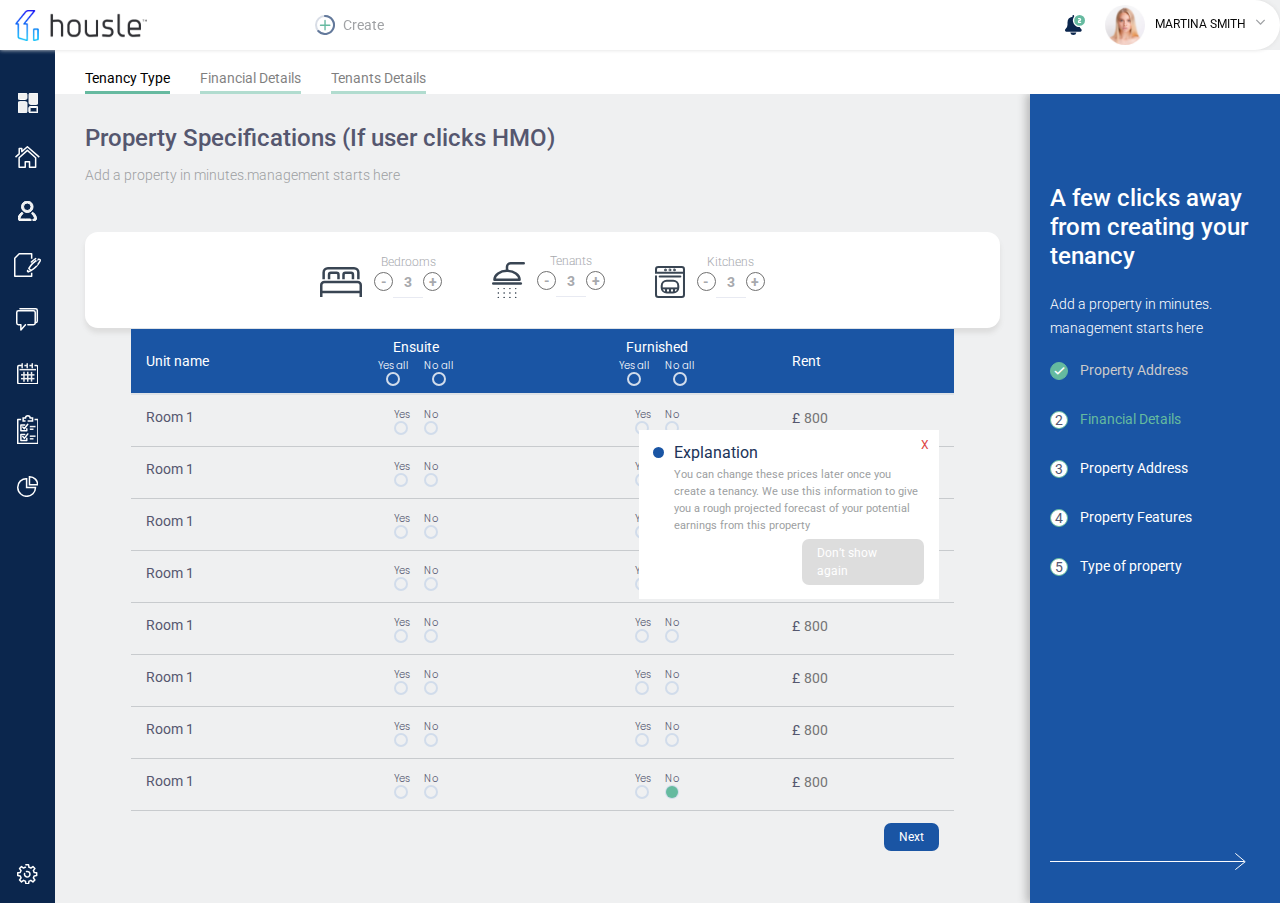
<file: property-view-23.html>
<!doctype html>
<html lang="en">
   <head>
      <!--====== Required meta tags ======-->
      <meta charset="utf-8">
      <meta http-equiv="x-ua-compatible" content="ie=edge">
      <meta name="description" content="">
      <meta name="viewport" content="width=device-width, initial-scale=1, shrink-to-fit=no">
      <!--====== Title ======-->
      <title>Document</title>
      <!--====== Favicon Icon ======-->
      <link rel="shortcut icon" href="images/favicon.ico" type="image/png">
      <!--====== Bootstrap css ======-->
      <link rel="stylesheet" href="assets/css/bootstrap.min.css">
      <!--====== Fontawesome css ======-->
      <link rel="stylesheet" href="assets/css/all.min.css">
      <!--====== Plugins css ======-->
      <link rel="stylesheet" href="assets/css/nice-select.css">
      <link rel="stylesheet" href="assets/css/flatDatePicker.css">
      <!--====== Utilities css ======-->
      <link rel="stylesheet" href="assets/css/Util.css">
      <!--====== Main css ======-->
      <link rel="stylesheet" href="assets/css/main.css">
      <!--====== Responsive css ======-->
      <link rel="stylesheet" href="assets/css/responsive.css">
   </head>
   <body>
      <header class="header-area">
         <div class="container-fluid">
            <div class="header-flex-wrap">
               <a href="#" class="logo"><img src="assets/img/logo.svg" alt=""></a>
               <div class="create-wrap">
                  <a href="#" class="create-btn"><img src="assets/img/create.svg" alt="">Create</a>
                  <div class="create-dropdown">
                     <a href="#" class="create-btn"><img src="assets/img/create.svg" alt="">Create</a>
                     <ul class="search-result-list cr-list">
                        <li class="active">
                           <a href="#" class="content-adder">
                              <div class="pff-img">
                                 <img src="assets/img/c-1.svg" alt="">
                              </div>
                              <span><strong>+ Add new property</strong></span>
                           </a>
                        </li>
                        <li>
                           <a href="#" class="content-adder">
                              <div class="pff-img">
                                 <img src="assets/img/c-2.svg" alt="">
                              </div>
                              <span><strong>+ Add new tenant</strong></span>
                           </a>
                        </li>
                        <li>
                           <a href="#" class="content-adder">
                              <div class="pff-img">
                                 <img src="assets/img/c-2.svg" alt="">
                              </div>
                              <span><strong>+ Add new owner/landlord</strong></span>
                           </a>
                        </li>
                        <li>
                           <a href="#" class="content-adder">
                              <div class="pff-img">
                                 <img src="assets/img/c-3.svg" alt="">
                              </div>
                              <span><strong>+ Add new tenancy</strong></span>
                           </a>
                        </li>
                        <li>
                           <a href="#" class="content-adder">
                              <div class="pff-img">
                                 <img src="assets/img/c-3.svg" alt="">
                              </div>
                              <span><strong>+ Add new account</strong></span>
                           </a>
                        </li>
                        <li>
                           <a href="#" class="content-adder">
                              <div class="pff-img">
                                 <img src="assets/img/c-4.svg" alt="">
                              </div>
                              <span><strong>+ Add new task</strong></span>
                           </a>
                        </li>
                        <li>
                           <a href="#" class="content-adder">
                              <div class="pff-img">
                                 <img src="assets/img/c-5.svg" alt="">
                              </div>
                              <span><strong>+ Add new Message</strong></span>
                           </a>
                        </li>
                     </ul>
                     <div class="cancle-create">
                        <a href="#">Cancel</a>
                     </div>
                  </div>
               </div>
               <ul class="user-part">
                  <li><a href="#" class="notification"><img src="assets/img/bell.svg" alt=""></a></li>
                  <li><a href="#" class="user-pf"><img src="assets/img/user.png" alt=""><span>Martina smith</span><i class="fal fa-angle-down"></i></a></li>
               </ul>
            </div>
         </div>
      </header>
      <main>
         <div class="main-content-wrap">
            <div class="sideMenu-wrap">
               <div class="sideMenu-inner-wrap">
                  <ul class="sideMenu" id="sideMenu">
                     <li>
                        <a href="#">
                           <svg id="Group_1117" data-name="Group 1117" xmlns="http://www.w3.org/2000/svg" width="20" height="20" viewBox="0 0 20 20">
                              <path id="Path_1877" data-name="Path 1877" d="M7.516,0H1.422A1.423,1.423,0,0,0,0,1.422V5.078A1.423,1.423,0,0,0,1.422,6.5H7.516A1.423,1.423,0,0,0,8.938,5.078V1.422A1.423,1.423,0,0,0,7.516,0Z" fill="#eff0f1"/>
                              <path id="Path_1878" data-name="Path 1878" d="M7.516,213.332H1.422A1.423,1.423,0,0,0,0,214.754v8.531a1.423,1.423,0,0,0,1.422,1.422H7.516a1.423,1.423,0,0,0,1.422-1.422v-8.531A1.423,1.423,0,0,0,7.516,213.332Z" transform="translate(0 -204.707)" fill="#eff0f1"/>
                              <g id="Path_1879" data-name="Path 1879" transform="translate(-266.27 -327.832)" fill="none">
                                 <path d="M284.848,341.332h-6.094a1.423,1.423,0,0,0-1.422,1.422v3.656a1.423,1.423,0,0,0,1.422,1.422h6.094a1.423,1.423,0,0,0,1.422-1.422v-3.656A1.423,1.423,0,0,0,284.848,341.332Z" stroke="none"/>
                                 <path d="M 278.7539672851563 342.3320007324219 C 278.5213012695313 342.3320007324219 278.3320007324219 342.5213012695313 278.3320007324219 342.7539672851563 L 278.3320007324219 346.4102172851563 C 278.3320007324219 346.642822265625 278.5213012695313 346.83203125 278.7539672851563 346.83203125 L 284.8477172851563 346.83203125 C 285.080322265625 346.83203125 285.26953125 346.642822265625 285.26953125 346.4102172851563 L 285.26953125 342.7539672851563 C 285.26953125 342.5213012695313 285.080322265625 342.3320007324219 284.8477172851563 342.3320007324219 L 278.7539672851563 342.3320007324219 M 278.7539672851563 341.3320007324219 L 284.8477172851563 341.3320007324219 C 285.6317749023438 341.3320007324219 286.26953125 341.9697875976563 286.26953125 342.7539672851563 L 286.26953125 346.4102172851563 C 286.26953125 347.1942443847656 285.6317749023438 347.83203125 284.8477172851563 347.83203125 L 278.7539672851563 347.83203125 C 277.9697875976563 347.83203125 277.3320007324219 347.1942443847656 277.3320007324219 346.4102172851563 L 277.3320007324219 342.7539672851563 C 277.3320007324219 341.9697875976563 277.9697875976563 341.3320007324219 278.7539672851563 341.3320007324219 Z" stroke="none" fill="#eff0f1"/>
                              </g>
                              <path id="Path_1880" data-name="Path 1880" d="M284.848,0h-6.094a1.423,1.423,0,0,0-1.422,1.422V9.953a1.423,1.423,0,0,0,1.422,1.422h6.094a1.423,1.423,0,0,0,1.422-1.422V1.422A1.423,1.423,0,0,0,284.848,0Z" transform="translate(-266.27)" fill="#eff0f1"/>
                           </svg>
                        </a>
                        <ul class="expand-menu">
                           <li>
                              <div class="under-expand-content">
                                 <h4 class="expand-content-title">TENANCY</h4>
                                 <div class="under-expand-content-wrap">
                                    <div class="top-all-content">
                                       <ul class="sm-list">
                                          <li><a href="#">
                                             <span>View Properties</span>
                                             <span class="number-of-content">28</span>
                                             </a>
                                          </li>
                                          <li><a href="#">
                                             <span>Import Properties</span>
                                             </a>
                                          </li>
                                       </ul>
                                       <div class="create-new-teanaciy-wrap">
                                          <a href="#" class="create-new-teanacy">+ Create New Tenancy</a>
                                       </div>
                                    </div>
                                    <!-- ./top-all-content -->
                                    <div class="btm-all-content">
                                       <div class="recent-wrap">
                                          <h6>Recent</h6>
                                          <ul class="recent-activity">
                                             <li>
                                                <a href="#">
                                                   <div class="actor">
                                                      <div class="actor-img with-progress">
                                                         <img src="assets/img/p-1.png" alt="">
                                                      </div>
                                                   </div>
                                                   <span class="actor-text">55 Colleny way, London…</span>
                                                </a>
                                             </li>
                                             <li>
                                                <a href="#">
                                                   <div class="actor">
                                                      <div class="actor-img">
                                                         <img src="assets/img/p-2.png" alt="">
                                                      </div>
                                                   </div>
                                                   <span class="actor-text">Alex Johnson-Smith</span>
                                                </a>
                                             </li>
                                             <li>
                                                <a href="#">
                                                   <div class="actor">
                                                      <img src="assets/img/message.svg" alt="">
                                                   </div>
                                                   <span class="actor-text">Message: Simon smith…</span>
                                                </a>
                                             </li>
                                             <li>
                                                <a href="#">
                                                   <div class="actor">
                                                      <div class="a-folder">
                                                         <i class="fas fa-folder"></i>
                                                      </div>
                                                   </div>
                                                   <span class="actor-text">File: Simon smith…</span>
                                                </a>
                                             </li>
                                          </ul>
                                       </div>
                                       <ul class="support">
                                          <li><a href="#">Contact</a></li>
                                          <li><a href="#">support@housle.co.uk</a></li>
                                       </ul>
                                    </div>
                                    <!-- ./btm-all-conentnt -->
                                 </div>
                              </div>
                           </li>
                        </ul>
                     </li>
                     <li>
                        <a href="#">
                           <svg xmlns="http://www.w3.org/2000/svg" width="24.78" height="21.932" viewBox="0 0 24.78 21.932">
                              <g id="Group_2253" data-name="Group 2253" transform="translate(-55.441 -494.463)">
                                 <path id="Path_2076" data-name="Path 2076" d="M81.311,511.349l-8.263-7.4h-.006l-8.262,7.4V520.8h6.128v-5.375h4.274V520.8h6.128Z" transform="translate(-5.215 -5.15)" fill="none" stroke="#eff0f1" stroke-linejoin="round" stroke-width="1.5"/>
                                 <path id="Path_2077" data-name="Path 2077" d="M79.728,505.582l-11.9-10.369-5.591,4.864v-3.111H59.651v5.361l-3.716,3.254" transform="translate(0 0)" fill="none" stroke="#eff0f1" stroke-linejoin="round" stroke-miterlimit="10" stroke-width="1.5"/>
                              </g>
                           </svg>
                        </a>
                        <ul class="expand-menu">
                           <li>
                              <div class="under-expand-content">
                                 <h4 class="expand-content-title">TENANCY</h4>
                                 <div class="under-expand-content-wrap">
                                    <div class="top-all-content">
                                       <ul class="sm-list">
                                          <li><a href="#">
                                             <span>View Properties</span>
                                             <span class="number-of-content">28</span>
                                             </a>
                                          </li>
                                          <li><a href="#">
                                             <span>Import Properties</span>
                                             </a>
                                          </li>
                                       </ul>
                                       <div class="create-new-teanaciy-wrap">
                                          <a href="#" class="create-new-teanacy">+ Create New Tenancy</a>
                                       </div>
                                    </div>
                                    <!-- ./top-all-content -->
                                    <div class="btm-all-content">
                                       <div class="recent-wrap">
                                          <h6>Recent</h6>
                                          <ul class="recent-activity">
                                             <li>
                                                <a href="#">
                                                   <div class="actor">
                                                      <div class="actor-img with-progress">
                                                         <img src="assets/img/p-1.png" alt="">
                                                      </div>
                                                   </div>
                                                   <span class="actor-text">55 Colleny way, London…</span>
                                                </a>
                                             </li>
                                             <li>
                                                <a href="#">
                                                   <div class="actor">
                                                      <div class="actor-img">
                                                         <img src="assets/img/p-2.png" alt="">
                                                      </div>
                                                   </div>
                                                   <span class="actor-text">Alex Johnson-Smith</span>
                                                </a>
                                             </li>
                                             <li>
                                                <a href="#">
                                                   <div class="actor">
                                                      <img src="assets/img/message.svg" alt="">
                                                   </div>
                                                   <span class="actor-text">Message: Simon smith…</span>
                                                </a>
                                             </li>
                                             <li>
                                                <a href="#">
                                                   <div class="actor">
                                                      <div class="a-folder">
                                                         <i class="fas fa-folder"></i>
                                                      </div>
                                                   </div>
                                                   <span class="actor-text">File: Simon smith…</span>
                                                </a>
                                             </li>
                                          </ul>
                                       </div>
                                       <ul class="support">
                                          <li><a href="#">Contact</a></li>
                                          <li><a href="#">support@housle.co.uk</a></li>
                                       </ul>
                                    </div>
                                    <!-- ./btm-all-conentnt -->
                                 </div>
                              </div>
                           </li>
                        </ul>
                     </li>
                     <li>
                        <a href="#">
                           <svg xmlns="http://www.w3.org/2000/svg" width="18.572" height="20" viewBox="0 0 18.572 20">
                              <g id="Rx0rzd.tif" transform="translate(-27.269 -3.767)">
                                 <g id="Group_1118" data-name="Group 1118" transform="translate(27.269 3.767)">
                                    <path id="Path_1881" data-name="Path 1881" d="M29.793,305.582c-.167-.038-.336-.069-.5-.115a2.77,2.77,0,0,1-1.921-3.412,9.437,9.437,0,0,1,3.074-4.779,1,1,0,0,1,1.429.069.983.983,0,0,1-.137,1.436,7.51,7.51,0,0,0-2.432,3.744.782.782,0,0,0,.8,1.056q4.622,0,9.244,0a1.021,1.021,0,0,1,1.021.6.989.989,0,0,1-.663,1.369c-.038.01-.074.025-.112.038Z" transform="translate(-27.269 -285.582)" fill="#eff0f1"/>
                                    <path id="Path_1882" data-name="Path 1882" d="M366.856,305.424a1.113,1.113,0,0,1-.725-.6,1,1,0,0,1,.875-1.394.793.793,0,0,0,.755-1.142,7.512,7.512,0,0,0-2.429-3.675.97.97,0,0,1-.35-1,.925.925,0,0,1,.691-.73,1.02,1.02,0,0,1,.981.243,9.29,9.29,0,0,1,2.68,3.672,7.612,7.612,0,0,1,.443,1.441,2.742,2.742,0,0,1-2.1,3.107l-.345.078Z" transform="translate(-351.246 -285.424)" fill="#eff0f1"/>
                                    <path id="Path_1883" data-name="Path 1883" d="M119.71,15.294a5.763,5.763,0,1,1,5.776-5.7A5.758,5.758,0,0,1,119.71,15.294Zm3.782-5.766a3.78,3.78,0,1,0-3.762,3.786A3.8,3.8,0,0,0,123.492,9.528Z" transform="translate(-110.434 -3.767)" fill="#eff0f1"/>
                                 </g>
                              </g>
                           </svg>
                        </a>
                        <ul class="expand-menu">
                           <li>
                              <div class="under-expand-content">
                                 <h4 class="expand-content-title">TENANCY</h4>
                                 <div class="under-expand-content-wrap">
                                    <div class="top-all-content">
                                       <ul class="sm-list">
                                          <li><a href="#">
                                             <span>View Properties</span>
                                             <span class="number-of-content">28</span>
                                             </a>
                                          </li>
                                          <li><a href="#">
                                             <span>Import Properties</span>
                                             </a>
                                          </li>
                                       </ul>
                                       <div class="create-new-teanaciy-wrap">
                                          <a href="#" class="create-new-teanacy">+ Create New Tenancy</a>
                                       </div>
                                    </div>
                                    <!-- ./top-all-content -->
                                    <div class="btm-all-content">
                                       <div class="recent-wrap">
                                          <h6>Recent</h6>
                                          <ul class="recent-activity">
                                             <li>
                                                <a href="#">
                                                   <div class="actor">
                                                      <div class="actor-img with-progress">
                                                         <img src="assets/img/p-1.png" alt="">
                                                      </div>
                                                   </div>
                                                   <span class="actor-text">55 Colleny way, London…</span>
                                                </a>
                                             </li>
                                             <li>
                                                <a href="#">
                                                   <div class="actor">
                                                      <div class="actor-img">
                                                         <img src="assets/img/p-2.png" alt="">
                                                      </div>
                                                   </div>
                                                   <span class="actor-text">Alex Johnson-Smith</span>
                                                </a>
                                             </li>
                                             <li>
                                                <a href="#">
                                                   <div class="actor">
                                                      <img src="assets/img/message.svg" alt="">
                                                   </div>
                                                   <span class="actor-text">Message: Simon smith…</span>
                                                </a>
                                             </li>
                                             <li>
                                                <a href="#">
                                                   <div class="actor">
                                                      <div class="a-folder">
                                                         <i class="fas fa-folder"></i>
                                                      </div>
                                                   </div>
                                                   <span class="actor-text">File: Simon smith…</span>
                                                </a>
                                             </li>
                                          </ul>
                                       </div>
                                       <ul class="support">
                                          <li><a href="#">Contact</a></li>
                                          <li><a href="#">support@housle.co.uk</a></li>
                                       </ul>
                                    </div>
                                    <!-- ./btm-all-conentnt -->
                                 </div>
                              </div>
                           </li>
                        </ul>
                     </li>
                     <li>
                        <a href="#">
                           <svg xmlns="http://www.w3.org/2000/svg" width="27.034" height="23.98" viewBox="0 0 27.034 23.98">
                              <g id="Group_2678" data-name="Group 2678" transform="translate(0.75 0.75)">
                                 <g id="Group_2267" data-name="Group 2267" transform="translate(11.96 4.794)">
                                    <line id="Line_531" data-name="Line 531" x1="1.078" y2="1.078" transform="translate(0 13.065)" fill="none" stroke="#0b264d" stroke-linecap="round" stroke-miterlimit="10" stroke-width="1.5"/>
                                    <g id="Group_2266" data-name="Group 2266" transform="translate(2.138 0.618)">
                                       <path id="Path_2097" data-name="Path 2097" d="M214.483,511.085a23.3,23.3,0,0,1,9.738-9.225,1.161,1.161,0,0,1,1.185.248l.15.151a1.159,1.159,0,0,1,.25,1.183,23.481,23.481,0,0,1-9.228,9.738Z" transform="translate(-214.483 -501.788)" fill="none" stroke="#0b264d" stroke-linejoin="round" stroke-width="1.5"/>
                                    </g>
                                    <path id="Path_2098" data-name="Path 2098" d="M211.449,528.648l-.383,1.219.8.8,2.594-1.325" transform="translate(-210.293 -517.305)" fill="none" stroke="#0b264d" stroke-linejoin="round" stroke-width="1.5"/>
                                    <line id="Line_532" data-name="Line 532" x1="1.31" y1="1.481" transform="translate(8.981)" fill="none" stroke="#0b264d" stroke-linecap="round" stroke-linejoin="round" stroke-width="1.5"/>
                                    <path id="Path_2099" data-name="Path 2099" d="M220.719,503.728a26.488,26.488,0,0,1,4.337-3.448" transform="translate(-216.091 -500.264)" fill="none" stroke="#0b264d" stroke-linecap="round" stroke-linejoin="round" stroke-width="1.5"/>
                                    <line id="Line_533" data-name="Line 533" x2="1.981" y2="1.981" transform="translate(8.492 4.788)" fill="none" stroke="#0b264d" stroke-linejoin="round" stroke-width="1.5"/>
                                 </g>
                                 <g id="Group_2269" data-name="Group 2269">
                                    <g id="Group_2268" data-name="Group 2268">
                                       <path id="Path_2101" data-name="Path 2101" d="M196.089,507.213v3.5H179.176V492.7l4.463-4.462h12.45v5.011" transform="translate(-179.176 -488.233)" fill="none" stroke="#0b264d" stroke-linejoin="round" stroke-width="1.5"/>
                                    </g>
                                 </g>
                              </g>
                           </svg>
                        </a>
                        <ul class="expand-menu">
                           <li>
                              <div class="under-expand-content">
                                 <h4 class="expand-content-title">TENANCY</h4>
                                 <div class="under-expand-content-wrap">
                                    <div class="top-all-content">
                                       <ul class="sm-list">
                                          <li><a href="#">
                                             <span>View Properties</span>
                                             <span class="number-of-content">28</span>
                                             </a>
                                          </li>
                                          <li><a href="#">
                                             <span>Import Properties</span>
                                             </a>
                                          </li>
                                       </ul>
                                       <div class="create-new-teanaciy-wrap">
                                          <a href="#" class="create-new-teanacy">+ Create New Tenancy</a>
                                       </div>
                                    </div>
                                    <!-- ./top-all-content -->
                                    <div class="btm-all-content">
                                       <div class="recent-wrap">
                                          <h6>Recent</h6>
                                          <ul class="recent-activity">
                                             <li>
                                                <a href="#">
                                                   <div class="actor">
                                                      <div class="actor-img with-progress">
                                                         <img src="assets/img/p-1.png" alt="">
                                                      </div>
                                                   </div>
                                                   <span class="actor-text">55 Colleny way, London…</span>
                                                </a>
                                             </li>
                                             <li>
                                                <a href="#">
                                                   <div class="actor">
                                                      <div class="actor-img">
                                                         <img src="assets/img/p-2.png" alt="">
                                                      </div>
                                                   </div>
                                                   <span class="actor-text">Alex Johnson-Smith</span>
                                                </a>
                                             </li>
                                             <li>
                                                <a href="#">
                                                   <div class="actor">
                                                      <img src="assets/img/message.svg" alt="">
                                                   </div>
                                                   <span class="actor-text">Message: Simon smith…</span>
                                                </a>
                                             </li>
                                             <li>
                                                <a href="#">
                                                   <div class="actor">
                                                      <div class="a-folder">
                                                         <i class="fas fa-folder"></i>
                                                      </div>
                                                   </div>
                                                   <span class="actor-text">File: Simon smith…</span>
                                                </a>
                                             </li>
                                          </ul>
                                       </div>
                                       <ul class="support">
                                          <li><a href="#">Contact</a></li>
                                          <li><a href="#">support@housle.co.uk</a></li>
                                       </ul>
                                    </div>
                                    <!-- ./btm-all-conentnt -->
                                 </div>
                              </div>
                           </li>
                        </ul>
                     </li>
                     <li>
                        <a href="#">
                           <svg xmlns="http://www.w3.org/2000/svg" width="22.067" height="22.635" viewBox="0 0 22.067 22.635">
                              <g id="Group_2264" data-name="Group 2264" transform="translate(-177.705 -487.406)">
                                 <g id="Group_2263" data-name="Group 2263" transform="translate(178.455 490.231)">
                                    <path id="Path_2089" data-name="Path 2089" d="M189.569,507.99h5.637a1.732,1.732,0,0,0,1.727-1.727V495.752a1.732,1.732,0,0,0-1.727-1.727H180.181a1.731,1.731,0,0,0-1.726,1.727v10.512a1.731,1.731,0,0,0,1.726,1.727h2.4v5.095l4.576-5.095" transform="translate(-178.455 -494.025)" fill="none" stroke="#eff0f1" stroke-linecap="round" stroke-linejoin="round" stroke-width="1.5"/>
                                 </g>
                                 <path id="Path_2090" data-name="Path 2090" d="M187.593,488.156H203.2a1.732,1.732,0,0,1,1.727,1.727v10.512a1.732,1.732,0,0,1-1.727,1.727h-.241" transform="translate(-5.907)" fill="none" stroke="#eff0f1" stroke-linecap="round" stroke-linejoin="round" stroke-width="1.5"/>
                              </g>
                           </svg>
                        </a>
                        <ul class="expand-menu">
                           <li>
                              <div class="under-expand-content">
                                 <h4 class="expand-content-title">TENANCY</h4>
                                 <div class="under-expand-content-wrap">
                                    <div class="top-all-content">
                                       <ul class="sm-list">
                                          <li><a href="#">
                                             <span>View Properties</span>
                                             <span class="number-of-content">28</span>
                                             </a>
                                          </li>
                                          <li><a href="#">
                                             <span>Import Properties</span>
                                             </a>
                                          </li>
                                       </ul>
                                       <div class="create-new-teanaciy-wrap">
                                          <a href="#" class="create-new-teanacy">+ Create New Tenancy</a>
                                       </div>
                                    </div>
                                    <!-- ./top-all-content -->
                                    <div class="btm-all-content">
                                       <div class="recent-wrap">
                                          <h6>Recent</h6>
                                          <ul class="recent-activity">
                                             <li>
                                                <a href="#">
                                                   <div class="actor">
                                                      <div class="actor-img with-progress">
                                                         <img src="assets/img/p-1.png" alt="">
                                                      </div>
                                                   </div>
                                                   <span class="actor-text">55 Colleny way, London…</span>
                                                </a>
                                             </li>
                                             <li>
                                                <a href="#">
                                                   <div class="actor">
                                                      <div class="actor-img">
                                                         <img src="assets/img/p-2.png" alt="">
                                                      </div>
                                                   </div>
                                                   <span class="actor-text">Alex Johnson-Smith</span>
                                                </a>
                                             </li>
                                             <li>
                                                <a href="#">
                                                   <div class="actor">
                                                      <img src="assets/img/message.svg" alt="">
                                                   </div>
                                                   <span class="actor-text">Message: Simon smith…</span>
                                                </a>
                                             </li>
                                             <li>
                                                <a href="#">
                                                   <div class="actor">
                                                      <div class="a-folder">
                                                         <i class="fas fa-folder"></i>
                                                      </div>
                                                   </div>
                                                   <span class="actor-text">File: Simon smith…</span>
                                                </a>
                                             </li>
                                          </ul>
                                       </div>
                                       <ul class="support">
                                          <li><a href="#">Contact</a></li>
                                          <li><a href="#">support@housle.co.uk</a></li>
                                       </ul>
                                    </div>
                                    <!-- ./btm-all-conentnt -->
                                 </div>
                              </div>
                           </li>
                        </ul>
                     </li>
                     <li>
                        <a href="#">
                           <svg xmlns="http://www.w3.org/2000/svg" width="21.508" height="21.5" viewBox="0 0 21.508 21.5">
                              <g id="Group_2274" data-name="Group 2274" transform="translate(-177.162 -38.892)">
                                 <g id="Group_2274-2" data-name="Group 2274" transform="translate(177.912 39.642)">
                                    <line id="Line_534" data-name="Line 534" x2="16.518" transform="translate(1.745 5.89)" fill="none" stroke="#eff0f1" stroke-linejoin="round" stroke-width="1.5"/>
                                    <path id="Path_2103" data-name="Path 2103" d="M190.232,62.708H179.067a1.164,1.164,0,0,1-1.155-1.161V45.655a1.159,1.159,0,0,1,1.155-1.154h3.178" transform="translate(-177.912 -42.708)" fill="none" stroke="#eff0f1" stroke-linejoin="round" stroke-width="1.5"/>
                                    <path id="Path_2104" data-name="Path 2104" d="M223.23,44.5h2.128a1.158,1.158,0,0,1,1.155,1.154v7.484" transform="translate(-206.505 -42.708)" fill="none" stroke="#eff0f1" stroke-linejoin="round" stroke-width="1.5"/>
                                    <path id="Path_2105" data-name="Path 2105" d="M205.019,70.092h8.849a1.158,1.158,0,0,0,1.155-1.154V56.2" transform="translate(-195.015 -50.092)" fill="none" stroke="#eff0f1" stroke-linejoin="round" stroke-width="1.5"/>
                                    <line id="Line_535" data-name="Line 535" x2="2.768" transform="translate(11.671 1.793)" fill="none" stroke="#eff0f1" stroke-linejoin="round" stroke-width="1.5"/>
                                    <line id="Line_536" data-name="Line 536" x2="2.767" transform="translate(6.618 1.793)" fill="none" stroke="#eff0f1" stroke-linejoin="round" stroke-width="1.5"/>
                                    <line id="Line_537" data-name="Line 537" y2="3.928" transform="translate(4.412 0)" fill="none" stroke="#eff0f1" stroke-linecap="round" stroke-miterlimit="10" stroke-width="1.5"/>
                                    <line id="Line_538" data-name="Line 538" y2="3.928" transform="translate(14.518 0)" fill="none" stroke="#eff0f1" stroke-linecap="round" stroke-miterlimit="10" stroke-width="1.5"/>
                                    <line id="Line_539" data-name="Line 539" y2="3.928" transform="translate(9.465 0)" fill="none" stroke="#eff0f1" stroke-linecap="round" stroke-miterlimit="10" stroke-width="1.5"/>
                                    <line id="Line_540" data-name="Line 540" x2="13.507" transform="translate(3.218 11.11)" fill="none" stroke="#eff0f1" stroke-linejoin="round" stroke-width="1.5"/>
                                    <line id="Line_541" data-name="Line 541" x2="13.507" transform="translate(3.218 14.892)" fill="none" stroke="#eff0f1" stroke-linejoin="round" stroke-width="1.5"/>
                                    <line id="Line_542" data-name="Line 542" y1="9.757" transform="translate(10.004 8.123)" fill="none" stroke="#eff0f1" stroke-linejoin="round" stroke-width="1.5"/>
                                    <line id="Line_543" data-name="Line 543" y1="9.757" transform="translate(6.222 8.123)" fill="none" stroke="#eff0f1" stroke-linejoin="round" stroke-width="1.5"/>
                                    <line id="Line_544" data-name="Line 544" y1="9.757" transform="translate(13.785 8.123)" fill="none" stroke="#eff0f1" stroke-linejoin="round" stroke-width="1.5"/>
                                 </g>
                              </g>
                           </svg>
                        </a>
                        <ul class="expand-menu">
                           <li>
                              <div class="under-expand-content">
                                 <h4 class="expand-content-title">TENANCY</h4>
                                 <div class="under-expand-content-wrap">
                                    <div class="top-all-content">
                                       <ul class="sm-list">
                                          <li><a href="#">
                                             <span>View Properties</span>
                                             <span class="number-of-content">28</span>
                                             </a>
                                          </li>
                                          <li><a href="#">
                                             <span>Import Properties</span>
                                             </a>
                                          </li>
                                       </ul>
                                       <div class="create-new-teanaciy-wrap">
                                          <a href="#" class="create-new-teanacy">+ Create New Tenancy</a>
                                       </div>
                                    </div>
                                    <!-- ./top-all-content -->
                                    <div class="btm-all-content">
                                       <div class="recent-wrap">
                                          <h6>Recent</h6>
                                          <ul class="recent-activity">
                                             <li>
                                                <a href="#">
                                                   <div class="actor">
                                                      <div class="actor-img with-progress">
                                                         <img src="assets/img/p-1.png" alt="">
                                                      </div>
                                                   </div>
                                                   <span class="actor-text">55 Colleny way, London…</span>
                                                </a>
                                             </li>
                                             <li>
                                                <a href="#">
                                                   <div class="actor">
                                                      <div class="actor-img">
                                                         <img src="assets/img/p-2.png" alt="">
                                                      </div>
                                                   </div>
                                                   <span class="actor-text">Alex Johnson-Smith</span>
                                                </a>
                                             </li>
                                             <li>
                                                <a href="#">
                                                   <div class="actor">
                                                      <img src="assets/img/message.svg" alt="">
                                                   </div>
                                                   <span class="actor-text">Message: Simon smith…</span>
                                                </a>
                                             </li>
                                             <li>
                                                <a href="#">
                                                   <div class="actor">
                                                      <div class="a-folder">
                                                         <i class="fas fa-folder"></i>
                                                      </div>
                                                   </div>
                                                   <span class="actor-text">File: Simon smith…</span>
                                                </a>
                                             </li>
                                          </ul>
                                       </div>
                                       <ul class="support">
                                          <li><a href="#">Contact</a></li>
                                          <li><a href="#">support@housle.co.uk</a></li>
                                       </ul>
                                    </div>
                                    <!-- ./btm-all-conentnt -->
                                 </div>
                              </div>
                           </li>
                        </ul>
                     </li>
                     <li>
                        <a href="#">
                           <svg xmlns="http://www.w3.org/2000/svg" width="21.689" height="29.32" viewBox="0 0 21.689 29.32">
                              <g id="Group_2275" data-name="Group 2275" transform="translate(-49.278 -481.084)">
                                 <path id="Path_2091" data-name="Path 2091" d="M66.684,487.185h4.9v-3.043H69.225a2.351,2.351,0,0,0-4.7,0H62.167v3.043h2.421" transform="translate(-6.753)" fill="none" stroke="#eff0f1" stroke-miterlimit="10" stroke-width="1.5"/>
                                 <path id="Path_2092" data-name="Path 2092" d="M62.994,506.354v2.128H57.078v-5.917h3.814" transform="translate(-3.922 -11.532)" fill="none" stroke="#eff0f1" stroke-linecap="round" stroke-linejoin="round" stroke-width="1.5"/>
                                 <path id="Path_2093" data-name="Path 2093" d="M61.32,503.866,62.9,505.6l3.428-4.43" transform="translate(-6.282 -10.757)" fill="none" stroke="#eff0f1" stroke-linecap="round" stroke-linejoin="round" stroke-width="1.5"/>
                                 <line id="Line_525" data-name="Line 525" x2="5.709" transform="translate(62.091 492.666)" fill="none" stroke="#eff0f1" stroke-miterlimit="10" stroke-width="1.5"/>
                                 <line id="Line_526" data-name="Line 526" x2="3.675" transform="translate(62.091 495.315)" fill="none" stroke="#eff0f1" stroke-miterlimit="10" stroke-width="1.5"/>
                                 <path id="Path_2094" data-name="Path 2094" d="M62.994,527.992v2.128H57.078V524.2h3.814" transform="translate(-3.922 -23.569)" fill="none" stroke="#eff0f1" stroke-linecap="round" stroke-linejoin="round" stroke-width="1.5"/>
                                 <path id="Path_2095" data-name="Path 2095" d="M61.32,525.5l1.578,1.735,3.428-4.43" transform="translate(-6.282 -22.794)" fill="none" stroke="#eff0f1" stroke-linecap="round" stroke-linejoin="round" stroke-width="1.5"/>
                                 <line id="Line_527" data-name="Line 527" x2="5.709" transform="translate(62.091 502.268)" fill="none" stroke="#eff0f1" stroke-miterlimit="10" stroke-width="1.5"/>
                                 <line id="Line_528" data-name="Line 528" x2="3.675" transform="translate(62.091 504.916)" fill="none" stroke="#eff0f1" stroke-miterlimit="10" stroke-width="1.5"/>
                                 <path id="Path_2096" data-name="Path 2096" d="M53.459,490.282H50.028v24.071H70.217V490.282H66.84" transform="translate(0 -4.699)" fill="none" stroke="#eff0f1" stroke-linejoin="round" stroke-width="1.5"/>
                              </g>
                           </svg>
                        </a>
                        <ul class="expand-menu">
                           <li>
                              <div class="under-expand-content">
                                 <h4 class="expand-content-title">TENANCY</h4>
                                 <div class="under-expand-content-wrap">
                                    <div class="top-all-content">
                                       <ul class="sm-list">
                                          <li><a href="#">
                                             <span>View Properties</span>
                                             <span class="number-of-content">28</span>
                                             </a>
                                          </li>
                                          <li><a href="#">
                                             <span>Import Properties</span>
                                             </a>
                                          </li>
                                       </ul>
                                       <div class="create-new-teanaciy-wrap">
                                          <a href="#" class="create-new-teanacy">+ Create New Tenancy</a>
                                       </div>
                                    </div>
                                    <!-- ./top-all-content -->
                                    <div class="btm-all-content">
                                       <div class="recent-wrap">
                                          <h6>Recent</h6>
                                          <ul class="recent-activity">
                                             <li>
                                                <a href="#">
                                                   <div class="actor">
                                                      <div class="actor-img with-progress">
                                                         <img src="assets/img/p-1.png" alt="">
                                                      </div>
                                                   </div>
                                                   <span class="actor-text">55 Colleny way, London…</span>
                                                </a>
                                             </li>
                                             <li>
                                                <a href="#">
                                                   <div class="actor">
                                                      <div class="actor-img">
                                                         <img src="assets/img/p-2.png" alt="">
                                                      </div>
                                                   </div>
                                                   <span class="actor-text">Alex Johnson-Smith</span>
                                                </a>
                                             </li>
                                             <li>
                                                <a href="#">
                                                   <div class="actor">
                                                      <img src="assets/img/message.svg" alt="">
                                                   </div>
                                                   <span class="actor-text">Message: Simon smith…</span>
                                                </a>
                                             </li>
                                             <li>
                                                <a href="#">
                                                   <div class="actor">
                                                      <div class="a-folder">
                                                         <i class="fas fa-folder"></i>
                                                      </div>
                                                   </div>
                                                   <span class="actor-text">File: Simon smith…</span>
                                                </a>
                                             </li>
                                          </ul>
                                       </div>
                                       <ul class="support">
                                          <li><a href="#">Contact</a></li>
                                          <li><a href="#">support@housle.co.uk</a></li>
                                       </ul>
                                    </div>
                                    <!-- ./btm-all-conentnt -->
                                 </div>
                              </div>
                           </li>
                        </ul>
                     </li>
                     <li>
                        <a href="#">
                           <svg xmlns="http://www.w3.org/2000/svg" width="21.481" height="21.072" viewBox="0 0 21.481 21.072">
                              <g id="Group_2279" data-name="Group 2279" transform="translate(-177.45 -264.623)">
                                 <path id="Path_2108" data-name="Path 2108" d="M187.765,285.91a8.718,8.718,0,0,0,5.528,2.1c.052,0,.1,0,.156,0a8.749,8.749,0,0,0,8.749-8.749h-8.9v-9.512" transform="translate(-6.247 -3.064)" fill="none" stroke="#eff0f1" stroke-miterlimit="10" stroke-width="1.5"/>
                                 <path id="Path_2109" data-name="Path 2109" d="M186.613,271.307a8.717,8.717,0,0,0-5.564,2c-.04.033-.083.063-.121.1a8.877,8.877,0,0,0,.59,13.32" transform="translate(0 -3.876)" fill="none" stroke="#eff0f1" stroke-miterlimit="10" stroke-width="1.5"/>
                                 <path id="Path_2110" data-name="Path 2110" d="M212.037,264.629l.02,8.838H220.3a8.093,8.093,0,0,0-8.093-8.094" transform="translate(-22.114)" fill="none" stroke="#eff0f1" stroke-miterlimit="10" stroke-width="1.5"/>
                                 <path id="Path_2111" data-name="Path 2111" d="M181.186,302.123" transform="translate(-1.95 -24.003)" fill="none" stroke="#eff0f1" stroke-miterlimit="10" stroke-width="1.5"/>
                                 <path id="Path_2112" data-name="Path 2112" d="M196.349,302.447" transform="translate(-11.854 -24.215)" fill="none" stroke="#eff0f1" stroke-miterlimit="10" stroke-width="1.5"/>
                              </g>
                           </svg>
                        </a>
                        <ul class="expand-menu">
                           <li>
                              <div class="under-expand-content">
                                 <h4 class="expand-content-title">TENANCY</h4>
                                 <div class="under-expand-content-wrap">
                                    <div class="top-all-content">
                                       <ul class="sm-list">
                                          <li><a href="#">
                                             <span>View Properties</span>
                                             <span class="number-of-content">28</span>
                                             </a>
                                          </li>
                                          <li><a href="#">
                                             <span>Import Properties</span>
                                             </a>
                                          </li>
                                       </ul>
                                       <div class="create-new-teanaciy-wrap">
                                          <a href="#" class="create-new-teanacy">+ Create New Tenancy</a>
                                       </div>
                                    </div>
                                    <!-- ./top-all-content -->
                                    <div class="btm-all-content">
                                       <div class="recent-wrap">
                                          <h6>Recent</h6>
                                          <ul class="recent-activity">
                                             <li>
                                                <a href="#">
                                                   <div class="actor">
                                                      <div class="actor-img with-progress">
                                                         <img src="assets/img/p-1.png" alt="">
                                                      </div>
                                                   </div>
                                                   <span class="actor-text">55 Colleny way, London…</span>
                                                </a>
                                             </li>
                                             <li>
                                                <a href="#">
                                                   <div class="actor">
                                                      <div class="actor-img">
                                                         <img src="assets/img/p-2.png" alt="">
                                                      </div>
                                                   </div>
                                                   <span class="actor-text">Alex Johnson-Smith</span>
                                                </a>
                                             </li>
                                             <li>
                                                <a href="#">
                                                   <div class="actor">
                                                      <img src="assets/img/message.svg" alt="">
                                                   </div>
                                                   <span class="actor-text">Message: Simon smith…</span>
                                                </a>
                                             </li>
                                             <li>
                                                <a href="#">
                                                   <div class="actor">
                                                      <div class="a-folder">
                                                         <i class="fas fa-folder"></i>
                                                      </div>
                                                   </div>
                                                   <span class="actor-text">File: Simon smith…</span>
                                                </a>
                                             </li>
                                          </ul>
                                       </div>
                                       <ul class="support">
                                          <li><a href="#">Contact</a></li>
                                          <li><a href="#">support@housle.co.uk</a></li>
                                       </ul>
                                    </div>
                                    <!-- ./btm-all-conentnt -->
                                 </div>
                              </div>
                           </li>
                        </ul>
                     </li>
                     <li class="setting">
                        <a href="#">
                           <svg xmlns="http://www.w3.org/2000/svg" width="20.438" height="20.437" viewBox="0 0 20.438 20.437">
                              <g id="Group_2624" data-name="Group 2624" transform="translate(-204.052 -173.688)">
                                 <g id="Group_2277" data-name="Group 2277" transform="translate(204.802 174.438)">
                                    <g id="Group_2276" data-name="Group 2276">
                                       <path id="Path_2106" data-name="Path 2106" d="M212.5,176.975a7.144,7.144,0,0,0-1.869.773l-2.1-1.491-1.911,1.91,1.491,2.1a7.105,7.105,0,0,0-.769,1.855l-2.541.432v2.7l2.541.433a7.1,7.1,0,0,0,.777,1.868l-1.5,2.09,1.911,1.91,2.089-1.5a7.014,7.014,0,0,0,1.867.774l.433,2.543h2.7l.433-2.541a7.111,7.111,0,0,0,1.868-.776l2.089,1.5,1.91-1.91-1.5-2.09a7.085,7.085,0,0,0,.78-1.883l2.537-.417v-2.7l-2.537-.417a7.06,7.06,0,0,0-.771-1.87l1.491-2.1-1.91-1.91-2.1,1.491a7.11,7.11,0,0,0-1.87-.772l-.417-2.537h-2.7" transform="translate(-204.802 -174.438)" fill="none" stroke="#eff0f1" stroke-linecap="round" stroke-linejoin="round" stroke-width="1.5"/>
                                    </g>
                                 </g>
                                 <path id="Path_2107" data-name="Path 2107" d="M218.573,186.25a2.759,2.759,0,1,1-1.946,1.914" transform="translate(-5.018 -5.017)" fill="none" stroke="#eff0f1" stroke-linecap="round" stroke-linejoin="round" stroke-width="1.5"/>
                              </g>
                           </svg>
                        </a>
                        <ul class="expand-menu">
                           <li>
                              <div class="under-expand-content">
                                 <h4 class="expand-content-title">TENANCY</h4>
                                 <div class="under-expand-content-wrap">
                                    <div class="top-all-content">
                                       <ul class="sm-list">
                                          <li><a href="#">
                                             <span>View Properties</span>
                                             <span class="number-of-content">28</span>
                                             </a>
                                          </li>
                                          <li><a href="#">
                                             <span>Import Properties</span>
                                             </a>
                                          </li>
                                       </ul>
                                       <div class="create-new-teanaciy-wrap">
                                          <a href="#" class="create-new-teanacy">+ Create New Tenancy</a>
                                       </div>
                                    </div>
                                    <!-- ./top-all-content -->
                                    <div class="btm-all-content">
                                       <div class="recent-wrap">
                                          <h6>Recent</h6>
                                          <ul class="recent-activity">
                                             <li>
                                                <a href="#">
                                                   <div class="actor">
                                                      <div class="actor-img with-progress">
                                                         <img src="assets/img/p-1.png" alt="">
                                                      </div>
                                                   </div>
                                                   <span class="actor-text">55 Colleny way, London…</span>
                                                </a>
                                             </li>
                                             <li>
                                                <a href="#">
                                                   <div class="actor">
                                                      <div class="actor-img">
                                                         <img src="assets/img/p-2.png" alt="">
                                                      </div>
                                                   </div>
                                                   <span class="actor-text">Alex Johnson-Smith</span>
                                                </a>
                                             </li>
                                             <li>
                                                <a href="#">
                                                   <div class="actor">
                                                      <img src="assets/img/message.svg" alt="">
                                                   </div>
                                                   <span class="actor-text">Message: Simon smith…</span>
                                                </a>
                                             </li>
                                             <li>
                                                <a href="#">
                                                   <div class="actor">
                                                      <div class="a-folder">
                                                         <i class="fas fa-folder"></i>
                                                      </div>
                                                   </div>
                                                   <span class="actor-text">File: Simon smith…</span>
                                                </a>
                                             </li>
                                          </ul>
                                       </div>
                                       <ul class="support">
                                          <li><a href="#">Contact</a></li>
                                          <li><a href="#">support@housle.co.uk</a></li>
                                       </ul>
                                    </div>
                                    <!-- ./btm-all-conentnt -->
                                 </div>
                              </div>
                           </li>
                        </ul>
                     </li>
                  </ul>
               </div>
            </div>
            <!-- ./sideMenu-wrap -->
            <div class="page-main-content">
               <div class="tabContainer">
                  <nav>
                     <div class="nav nav-link-wrap" id="nav-tab" role="tablist">
                        <a class="nav-item nav-link active" id="tbOne-tab" data-toggle="tab" href="#tbOne" role="tab" aria-controls="nav-home" aria-selected="true">Tenancy Type</a>
                        <a class="nav-item nav-link" id="tbTwo-tab" data-toggle="tab" href="#tbTwo" role="tab" aria-controls="nav-profile" aria-selected="false">Financial Details</a>
                        <a class="nav-item nav-link" id="tbThree-tab" data-toggle="tab" href="#tbThree" role="tab" aria-controls="nav-contact" aria-selected="false">Tenants Details</a>
                     </div>
                  </nav>
               </div>
               <div class="left-right-flex-wrap">
                  <div class="lf-main-content">
                     <div class="tab-content" id="nav-tabContent">
                        <div class="tab-pane fade show active" id="tbOne" role="tabpanel" aria-labelledby="tbOne-tab">
                           <div class="tb-content-wrap">
                              <div class="page-title">
                                 <h2>Property Specifications (If user clicks HMO)</h2>
                                 <p>Add a property in minutes.management starts here</p>
                              </div>
                              <div class="view-23-wrap">
                                 <div class="thing-count-board">
                                    <div class="thing-wrap one">
                                       <div class="thing-img">
                                          <img src="assets/img/w-1.svg" alt="">
                                       </div>
                                       <div class="p-counter">
                                          <button class="cmn-design minus-btn">-</button>
                                          <span class="final-value">3</span>
                                          <button class="cmn-design plus-btn">+</button>
                                       </div>
                                    </div> <!-- ./thing-wrap -->
                                    <div class="thing-wrap two">
                                       <div class="thing-img">
                                          <img src="assets/img/w-2.svg" alt="">
                                       </div>
                                       <div class="p-counter">
                                          <button class="cmn-design minus-btn">-</button>
                                          <span class="final-value">3</span>
                                          <button class="cmn-design plus-btn">+</button>
                                       </div>
                                    </div> <!-- ./thing-wrap -->
                                    <div class="thing-wrap three">
                                       <div class="thing-img">
                                          <img src="assets/img/w-3.svg" alt="">
                                       </div>
                                       <div class="p-counter">
                                          <button class="cmn-design minus-btn">-</button>
                                          <span class="final-value">3</span>
                                          <button class="cmn-design plus-btn">+</button>
                                       </div>
                                    </div> <!-- ./thing-wrap -->
                                 </div>
                                 <div class="rent-table-wrap">
                                    <table class="table rent-table">
                                       <thead>
                                          <tr>
                                             <th>Unit name</th>
                                             <th>
                                                <div class="tb-head">
                                                   <span>Ensuite</span>
                                                   <div class="radio-group">
                                                      <label class="radioBtn">Yes all
                                                      <input type="radio" checked="checked" name="radio">
                                                      <span class="checkmark"></span>
                                                      </label>
                                                      <label class="radioBtn">No all
                                                      <input type="radio" checked="checked" name="radio">
                                                      <span class="checkmark"></span>
                                                      </label>
                                                   </div>
                                                </div>
                                             </th>
                                             <th>
                                                <div class="tb-head">
                                                   <span>Furnished</span>
                                                   <div class="radio-group">
                                                      <label class="radioBtn">Yes all
                                                      <input type="radio" checked="checked" name="radio">
                                                      <span class="checkmark"></span>
                                                      </label>
                                                      <label class="radioBtn">No all
                                                      <input type="radio" checked="checked" name="radio">
                                                      <span class="checkmark"></span>
                                                      </label>
                                                   </div>
                                                </div>
                                             </th>
                                             <th>Rent</th>
                                          </tr>
                                       </thead>
                                       <tbody>
                                          <tr>
                                             <td>Room 1</td>
                                             <td>
                                                <div class="radio-group in-tb">
                                                   <label class="radioBtn">Yes
                                                   <input type="radio" checked="checked" name="radio">
                                                   <span class="checkmark"></span>
                                                   </label>
                                                   <label class="radioBtn">No
                                                   <input type="radio" checked="checked" name="radio">
                                                   <span class="checkmark"></span>
                                                   </label>
                                                </div>
                                             </td>
                                             <td>
                                                <div class="radio-group in-tb">
                                                   <label class="radioBtn">Yes
                                                   <input type="radio" checked="checked" name="radio">
                                                   <span class="checkmark"></span>
                                                   </label>
                                                   <label class="radioBtn">No
                                                   <input type="radio" checked="checked" name="radio">
                                                   <span class="checkmark"></span>
                                                   </label>
                                                </div>
                                             </td>
                                             <td>
                                                <div class="rent-price">
                                                   <div class="rent-input">
                                                      <span class="fra-sign">£</span>
                                                      <input type="text" placeholder="800">
                                                   </div>

                                                <div class="rent-hober-des">
                                                   <span class="cross-x">X</span>
                                                   <p><span>Explanation</span>
                                                      You can change these prices later once you create a
tenancy.  We use this information to give you a rough 
projected forecast of your potential earnings from 
this property 
                                                   </p>
                                                   <a href="#" class="next-btn">Don’t show again</a>
                                                </div>
                                                </div>
                                             </td>
                                          </tr>
                                          <tr>
                                             <td>Room 1</td>
                                             <td>
                                                <div class="radio-group in-tb">
                                                   <label class="radioBtn">Yes
                                                   <input type="radio" checked="checked" name="radio">
                                                   <span class="checkmark"></span>
                                                   </label>
                                                   <label class="radioBtn">No
                                                   <input type="radio" checked="checked" name="radio">
                                                   <span class="checkmark"></span>
                                                   </label>
                                                </div>
                                             </td>
                                             <td>
                                                <div class="radio-group in-tb">
                                                   <label class="radioBtn">Yes
                                                   <input type="radio" checked="checked" name="radio">
                                                   <span class="checkmark"></span>
                                                   </label>
                                                   <label class="radioBtn">No
                                                   <input type="radio" checked="checked" name="radio">
                                                   <span class="checkmark"></span>
                                                   </label>
                                                </div>
                                             </td>
                                             <td>
                                                <div class="rent-input">
                                                   <span class="fra-sign">£</span>
                                                   <input type="text" placeholder="800">
                                                </div>
                                             </td>
                                          </tr>
                                          <tr>
                                             <td>Room 1</td>
                                             <td>
                                                <div class="radio-group in-tb">
                                                   <label class="radioBtn">Yes
                                                   <input type="radio" checked="checked" name="radio">
                                                   <span class="checkmark"></span>
                                                   </label>
                                                   <label class="radioBtn">No
                                                   <input type="radio" checked="checked" name="radio">
                                                   <span class="checkmark"></span>
                                                   </label>
                                                </div>
                                             </td>
                                             <td>
                                                <div class="radio-group in-tb">
                                                   <label class="radioBtn">Yes
                                                   <input type="radio" checked="checked" name="radio">
                                                   <span class="checkmark"></span>
                                                   </label>
                                                   <label class="radioBtn">No
                                                   <input type="radio" checked="checked" name="radio">
                                                   <span class="checkmark"></span>
                                                   </label>
                                                </div>
                                             </td>
                                             <td>
                                                <div class="rent-input">
                                                   <span class="fra-sign">£</span>
                                                   <input type="text" placeholder="800">
                                                </div>
                                             </td>
                                          </tr>
                                          <tr>
                                             <td>Room 1</td>
                                             <td>
                                                <div class="radio-group in-tb">
                                                   <label class="radioBtn">Yes
                                                   <input type="radio" checked="checked" name="radio">
                                                   <span class="checkmark"></span>
                                                   </label>
                                                   <label class="radioBtn">No
                                                   <input type="radio" checked="checked" name="radio">
                                                   <span class="checkmark"></span>
                                                   </label>
                                                </div>
                                             </td>
                                             <td>
                                                <div class="radio-group in-tb">
                                                   <label class="radioBtn">Yes
                                                   <input type="radio" checked="checked" name="radio">
                                                   <span class="checkmark"></span>
                                                   </label>
                                                   <label class="radioBtn">No
                                                   <input type="radio" checked="checked" name="radio">
                                                   <span class="checkmark"></span>
                                                   </label>
                                                </div>
                                             </td>
                                             <td>
                                                <div class="rent-input">
                                                   <span class="fra-sign">£</span>
                                                   <input type="text" placeholder="800">
                                                </div>
                                             </td>
                                          </tr>
                                          <tr>
                                             <td>Room 1</td>
                                             <td>
                                                <div class="radio-group in-tb">
                                                   <label class="radioBtn">Yes
                                                   <input type="radio" checked="checked" name="radio">
                                                   <span class="checkmark"></span>
                                                   </label>
                                                   <label class="radioBtn">No
                                                   <input type="radio" checked="checked" name="radio">
                                                   <span class="checkmark"></span>
                                                   </label>
                                                </div>
                                             </td>
                                             <td>
                                                <div class="radio-group in-tb">
                                                   <label class="radioBtn">Yes
                                                   <input type="radio" checked="checked" name="radio">
                                                   <span class="checkmark"></span>
                                                   </label>
                                                   <label class="radioBtn">No
                                                   <input type="radio" checked="checked" name="radio">
                                                   <span class="checkmark"></span>
                                                   </label>
                                                </div>
                                             </td>
                                             <td>
                                                <div class="rent-input">
                                                   <span class="fra-sign">£</span>
                                                   <input type="text" placeholder="800">
                                                </div>
                                             </td>
                                          </tr>
                                          <tr>
                                             <td>Room 1</td>
                                             <td>
                                                <div class="radio-group in-tb">
                                                   <label class="radioBtn">Yes
                                                   <input type="radio" checked="checked" name="radio">
                                                   <span class="checkmark"></span>
                                                   </label>
                                                   <label class="radioBtn">No
                                                   <input type="radio" checked="checked" name="radio">
                                                   <span class="checkmark"></span>
                                                   </label>
                                                </div>
                                             </td>
                                             <td>
                                                <div class="radio-group in-tb">
                                                   <label class="radioBtn">Yes
                                                   <input type="radio" checked="checked" name="radio">
                                                   <span class="checkmark"></span>
                                                   </label>
                                                   <label class="radioBtn">No
                                                   <input type="radio" checked="checked" name="radio">
                                                   <span class="checkmark"></span>
                                                   </label>
                                                </div>
                                             </td>
                                             <td>
                                                <div class="rent-input">
                                                   <span class="fra-sign">£</span>
                                                   <input type="text" placeholder="800">
                                                </div>
                                             </td>
                                          </tr>
                                          <tr>
                                             <td>Room 1</td>
                                             <td>
                                                <div class="radio-group in-tb">
                                                   <label class="radioBtn">Yes
                                                   <input type="radio" checked="checked" name="radio">
                                                   <span class="checkmark"></span>
                                                   </label>
                                                   <label class="radioBtn">No
                                                   <input type="radio" checked="checked" name="radio">
                                                   <span class="checkmark"></span>
                                                   </label>
                                                </div>
                                             </td>
                                             <td>
                                                <div class="radio-group in-tb">
                                                   <label class="radioBtn">Yes
                                                   <input type="radio" checked="checked" name="radio">
                                                   <span class="checkmark"></span>
                                                   </label>
                                                   <label class="radioBtn">No
                                                   <input type="radio" checked="checked" name="radio">
                                                   <span class="checkmark"></span>
                                                   </label>
                                                </div>
                                             </td>
                                             <td>
                                                <div class="rent-input">
                                                   <span class="fra-sign">£</span>
                                                   <input type="text" placeholder="800">
                                                </div>
                                             </td>
                                          </tr>
                                          <tr>
                                             <td>Room 1</td>
                                             <td>
                                                <div class="radio-group in-tb">
                                                   <label class="radioBtn">Yes
                                                   <input type="radio" checked="checked" name="radio">
                                                   <span class="checkmark"></span>
                                                   </label>
                                                   <label class="radioBtn">No
                                                   <input type="radio" checked="checked" name="radio">
                                                   <span class="checkmark"></span>
                                                   </label>
                                                </div>
                                             </td>
                                             <td>
                                                <div class="radio-group in-tb">
                                                   <label class="radioBtn">Yes
                                                   <input type="radio" checked="checked" name="radio">
                                                   <span class="checkmark"></span>
                                                   </label>
                                                   <label class="radioBtn">No
                                                   <input type="radio" checked="checked" name="radio">
                                                   <span class="checkmark"></span>
                                                   </label>
                                                </div>
                                             </td>
                                             <td>
                                                <div class="rent-input">
                                                   <span class="fra-sign">£</span>
                                                   <input type="text" placeholder="800">
                                                </div>
                                             </td>
                                          </tr>
                                          <tr>
                                             <td colspan="4">
                                                <div class="next-btn-wrap text-right">
                                                   <a href="#" class="next-btn">Next</a>
                                                </div>
                                             </td>
                                          </tr>
                                       </tbody>
                                    </table>
                                 </div>
                              </div>
                           </div>
                        </div>
                        <div class="tab-pane fade" id="tbTwo" role="tabpanel" aria-labelledby="tbTwo-tab">
                           <div class="tb-content-wrap">
                              ...
                           </div>
                        </div>
                        <div class="tab-pane fade" id="tbThree" role="tabpanel" aria-labelledby="tbThree-tab">
                           <div class="tb-content-wrap">
                              ...
                           </div>
                        </div>
                     </div>
                  </div>
                  <!-- ./lf-main-content -->
                  <div class="right-sidebar-wrap">
                     <span class="backSidebar"><i class="fas fa-caret-square-left"></i></span>
                     <div class="sidebar-tgl-btn"><i class="fas fa-sliders-h"></i></div>
                     <div class="right-sidebar-inner">
                        <h2>A few clicks away
                           from creating your 
                           tenancy
                        </h2>
                        <p>Add a property in minutes.
                           management starts here
                        </p>
                        <ul class="side-list">
                           <li class="check">Property Address</li>
                           <li class="active">Financial Details</li>
                           <li>Property Address</li>
                           <li>Property Features</li>
                           <li>Type of property</li>
                        </ul>
                        <a href="#" class="long-long-arrow"><img src="assets/img/long-arrow.svg" alt=""></a>
                     </div>
                  </div>
                  <!--./right-sidebar-wrap -->
               </div>
               <!-- ./left-right-flex-wrap -->
            </div>
         </div>
         <!-- ./main-content-wrap -->
      </main>
      <!--====== jquery js ======-->
      <script src="assets/js/vendor/modernizr-3.6.0.min.js"></script>
      <script src="assets/js/vendor/jquery-1.12.4.min.js"></script>
      <!--====== Bootstrap js ======-->
      <script src="assets/js/bootstrap.min.js"></script>
      <!--====== Plugins js ======-->
      <script src="assets/js/jquery.nice-select.min.js"></script>
      <script src="assets/js/flatDatePicker.js"></script>
      <script>
         $(".dateOne").flatpickr();
      </script>
      <!--====== Main js ======-->
      <script src="assets/js/main.js"></script>
   </body>
</html>
</file>
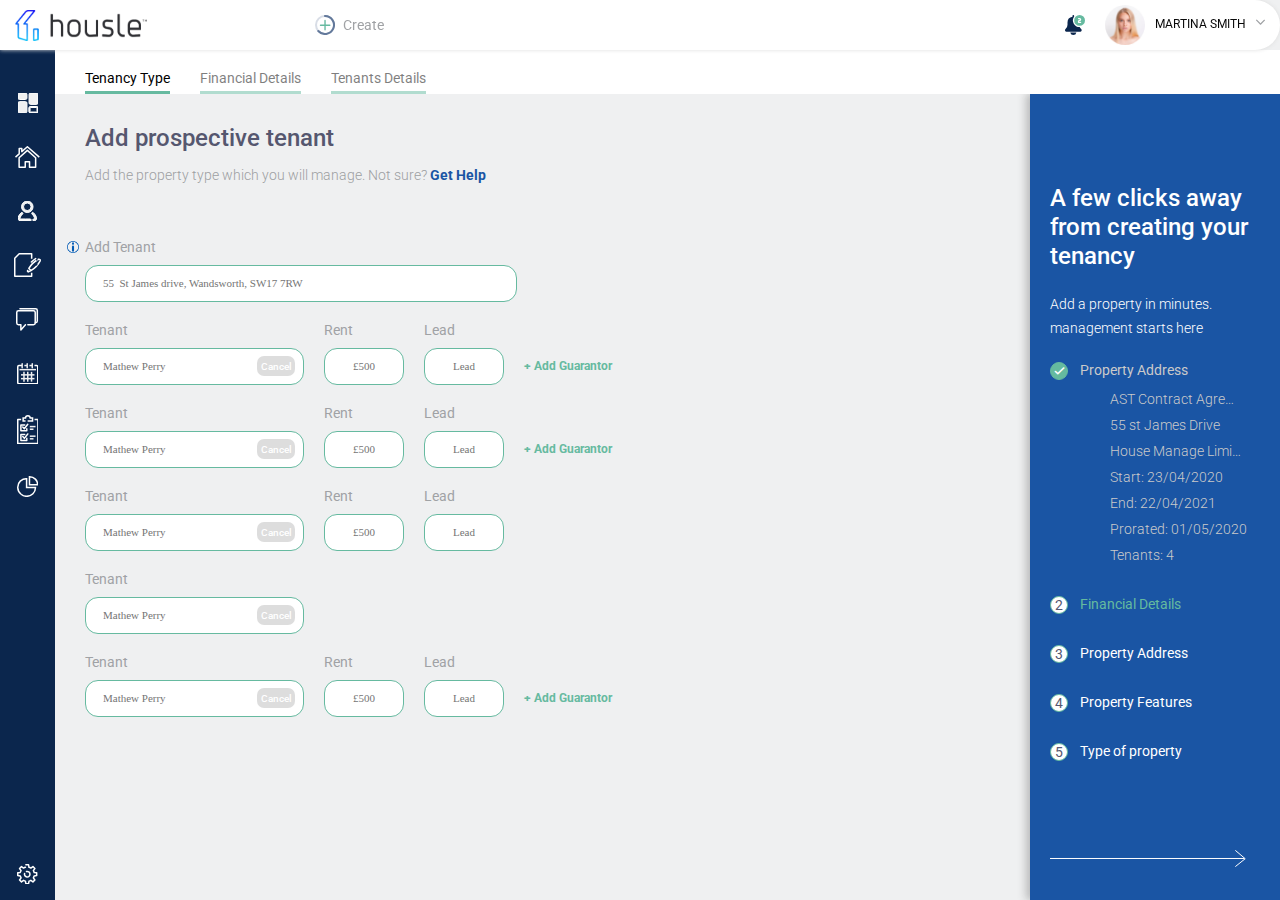
<file: property-view-24.html>
<!doctype html>
<html lang="en">

<head>
    <!--====== Required meta tags ======-->
    <meta charset="utf-8">
    <meta http-equiv="x-ua-compatible" content="ie=edge">
    <meta name="description" content="">
    <meta name="viewport" content="width=device-width, initial-scale=1, shrink-to-fit=no">

    <!--====== Title ======-->
    <title>Document</title>

    <!--====== Favicon Icon ======-->
    <link rel="shortcut icon" href="images/favicon.ico" type="image/png">

    <!--====== Bootstrap css ======-->
    <link rel="stylesheet" href="assets/css/bootstrap.min.css">

    <!--====== Fontawesome css ======-->
    <link rel="stylesheet" href="assets/css/all.min.css">

    <!--====== Plugins css ======-->
    <link rel="stylesheet" href="assets/css/nice-select.css">
    <link rel="stylesheet" href="assets/css/flatDatePicker.css">

    <!--====== Utilities css ======-->
    <link rel="stylesheet" href="assets/css/Util.css">

    <!--====== Main css ======-->
    <link rel="stylesheet" href="assets/css/main.css">

    <!--====== Responsive css ======-->
    <link rel="stylesheet" href="assets/css/responsive.css">


</head>

<body>
    <header class="header-area">
        <div class="container-fluid">
            <div class="header-flex-wrap">
                <a href="#" class="logo"><img src="assets/img/logo.svg" alt=""></a>
                <div class="create-wrap">
                    <a href="#" class="create-btn"><img src="assets/img/create.svg" alt="">Create</a>
                    <div class="create-dropdown">
                        <a href="#" class="create-btn"><img src="assets/img/create.svg" alt="">Create</a>
                        <ul class="search-result-list cr-list">
                           <li class="active">
                              <a href="#" class="content-adder">
                                 <div class="pff-img">
                                    <img src="assets/img/c-1.svg" alt="">
                                 </div>
                                 <span><strong>+ Add new property</strong></span>
                              </a>
                           </li>
                           <li>
                              <a href="#" class="content-adder">
                                 <div class="pff-img">
                                    <img src="assets/img/c-2.svg" alt="">
                                 </div>
                                 <span><strong>+ Add new tenant</strong></span>
                              </a>
                           </li>
                           <li>
                              <a href="#" class="content-adder">
                                 <div class="pff-img">
                                    <img src="assets/img/c-2.svg" alt="">
                                 </div>
                                 <span><strong>+ Add new owner/landlord</strong></span>
                              </a>
                           </li>
                           <li>
                              <a href="#" class="content-adder">
                                 <div class="pff-img">
                                    <img src="assets/img/c-3.svg" alt="">
                                 </div>
                                 <span><strong>+ Add new tenancy</strong></span>
                              </a>
                           </li>
                           <li>
                              <a href="#" class="content-adder">
                                 <div class="pff-img">
                                    <img src="assets/img/c-3.svg" alt="">
                                 </div>
                                 <span><strong>+ Add new account</strong></span>
                              </a>
                           </li>
                           <li>
                              <a href="#" class="content-adder">
                                 <div class="pff-img">
                                    <img src="assets/img/c-4.svg" alt="">
                                 </div>
                                 <span><strong>+ Add new task</strong></span>
                              </a>
                           </li>
                           <li>
                              <a href="#" class="content-adder">
                                 <div class="pff-img">
                                    <img src="assets/img/c-5.svg" alt="">
                                 </div>
                                 <span><strong>+ Add new Message</strong></span>
                              </a>
                           </li>
                        </ul>
                        <div class="cancle-create">
                           <a href="#">Cancel</a>
                        </div>
                     </div>
                </div>
                <ul class="user-part">
                    <li><a href="#" class="notification"><img src="assets/img/bell.svg" alt=""></a></li>
                    <li><a href="#" class="user-pf"><img src="assets/img/user.png" alt=""><span>Martina smith</span><i class="fal fa-angle-down"></i></a></li>
                </ul>
            </div>
        </div>
    </header>

    <main>
        <div class="main-content-wrap">
            <div class="sideMenu-wrap">
                <div class="sideMenu-inner-wrap">
                    <ul class="sideMenu" id="sideMenu">
                        <li><a href="#">
                            <svg id="Group_1117" data-name="Group 1117" xmlns="http://www.w3.org/2000/svg" width="20" height="20" viewBox="0 0 20 20">
                                <path id="Path_1877" data-name="Path 1877" d="M7.516,0H1.422A1.423,1.423,0,0,0,0,1.422V5.078A1.423,1.423,0,0,0,1.422,6.5H7.516A1.423,1.423,0,0,0,8.938,5.078V1.422A1.423,1.423,0,0,0,7.516,0Z" fill="#eff0f1"/>
                                <path id="Path_1878" data-name="Path 1878" d="M7.516,213.332H1.422A1.423,1.423,0,0,0,0,214.754v8.531a1.423,1.423,0,0,0,1.422,1.422H7.516a1.423,1.423,0,0,0,1.422-1.422v-8.531A1.423,1.423,0,0,0,7.516,213.332Z" transform="translate(0 -204.707)" fill="#eff0f1"/>
                                <g id="Path_1879" data-name="Path 1879" transform="translate(-266.27 -327.832)" fill="none">
                                  <path d="M284.848,341.332h-6.094a1.423,1.423,0,0,0-1.422,1.422v3.656a1.423,1.423,0,0,0,1.422,1.422h6.094a1.423,1.423,0,0,0,1.422-1.422v-3.656A1.423,1.423,0,0,0,284.848,341.332Z" stroke="none"/>
                                  <path d="M 278.7539672851563 342.3320007324219 C 278.5213012695313 342.3320007324219 278.3320007324219 342.5213012695313 278.3320007324219 342.7539672851563 L 278.3320007324219 346.4102172851563 C 278.3320007324219 346.642822265625 278.5213012695313 346.83203125 278.7539672851563 346.83203125 L 284.8477172851563 346.83203125 C 285.080322265625 346.83203125 285.26953125 346.642822265625 285.26953125 346.4102172851563 L 285.26953125 342.7539672851563 C 285.26953125 342.5213012695313 285.080322265625 342.3320007324219 284.8477172851563 342.3320007324219 L 278.7539672851563 342.3320007324219 M 278.7539672851563 341.3320007324219 L 284.8477172851563 341.3320007324219 C 285.6317749023438 341.3320007324219 286.26953125 341.9697875976563 286.26953125 342.7539672851563 L 286.26953125 346.4102172851563 C 286.26953125 347.1942443847656 285.6317749023438 347.83203125 284.8477172851563 347.83203125 L 278.7539672851563 347.83203125 C 277.9697875976563 347.83203125 277.3320007324219 347.1942443847656 277.3320007324219 346.4102172851563 L 277.3320007324219 342.7539672851563 C 277.3320007324219 341.9697875976563 277.9697875976563 341.3320007324219 278.7539672851563 341.3320007324219 Z" stroke="none" fill="#eff0f1"/>
                                </g>
                                <path id="Path_1880" data-name="Path 1880" d="M284.848,0h-6.094a1.423,1.423,0,0,0-1.422,1.422V9.953a1.423,1.423,0,0,0,1.422,1.422h6.094a1.423,1.423,0,0,0,1.422-1.422V1.422A1.423,1.423,0,0,0,284.848,0Z" transform="translate(-266.27)" fill="#eff0f1"/>
                              </svg>
                              
                        </a>
                        <ul class="expand-menu">
                            <li>
                                <div class="under-expand-content">
                                    <h4 class="expand-content-title">TENANCY</h4>

                                    <div class="under-expand-content-wrap">
                                        <div class="top-all-content">
                                            <ul class="sm-list">
                                                <li><a href="#">
                                                    <span>View Properties</span>
                                                    <span class="number-of-content">28</span>
                                                </a></li>
                                                <li><a href="#">
                                                    <span>Import Properties</span>
                                                </a></li>
                                            </ul>
                                            <div class="create-new-teanaciy-wrap">
                                                <a href="#" class="create-new-teanacy">+ Create New Tenancy</a>
                                            </div>
                                        </div> <!-- ./top-all-content -->

                                        <div class="btm-all-content">
                                            <div class="recent-wrap">
                                                <h6>Recent</h6>
                                                <ul class="recent-activity">
                                                    <li><a href="#">
                                                        <div class="actor">
                                                            <div class="actor-img with-progress">
                                                                <img src="assets/img/p-1.png" alt="">
                                                            </div>
                                                        </div>
                                                        <span class="actor-text">55 Colleny way, London…</span>
                                                    </a></li>
                                                    <li><a href="#">
                                                        <div class="actor">
                                                            <div class="actor-img">
                                                                <img src="assets/img/p-2.png" alt="">
                                                            </div>
                                                        </div>
                                                        <span class="actor-text">Alex Johnson-Smith</span>
                                                    </a></li>
                                                    <li><a href="#">
                                                        <div class="actor">
                                                            <img src="assets/img/message.svg" alt="">
                                                        </div>
                                                        <span class="actor-text">Message: Simon smith…</span>
                                                    </a></li>
                                                    <li><a href="#">
                                                        <div class="actor">
                                                            <div class="a-folder">
                                                                <i class="fas fa-folder"></i>
                                                            </div>
                                                        </div>
                                                        <span class="actor-text">File: Simon smith…</span>
                                                    </a></li>
                                                </ul>
                                            </div>
                                            <ul class="support">
                                                <li><a href="#">Contact</a></li>
                                                <li><a href="#">support@housle.co.uk</a></li>
                                            </ul>
                                        </div> <!-- ./btm-all-conentnt -->

                                    </div>
                                </div>
                            </li>
                        </ul>
                    </li>
                        <li><a href="#">

                            <svg xmlns="http://www.w3.org/2000/svg" width="24.78" height="21.932" viewBox="0 0 24.78 21.932">
                                <g id="Group_2253" data-name="Group 2253" transform="translate(-55.441 -494.463)">
                                  <path id="Path_2076" data-name="Path 2076" d="M81.311,511.349l-8.263-7.4h-.006l-8.262,7.4V520.8h6.128v-5.375h4.274V520.8h6.128Z" transform="translate(-5.215 -5.15)" fill="none" stroke="#eff0f1" stroke-linejoin="round" stroke-width="1.5"/>
                                  <path id="Path_2077" data-name="Path 2077" d="M79.728,505.582l-11.9-10.369-5.591,4.864v-3.111H59.651v5.361l-3.716,3.254" transform="translate(0 0)" fill="none" stroke="#eff0f1" stroke-linejoin="round" stroke-miterlimit="10" stroke-width="1.5"/>
                                </g>
                              </svg>
                              
                        </a>
                        <ul class="expand-menu">
                            <li>
                                <div class="under-expand-content">
                                    <h4 class="expand-content-title">TENANCY</h4>

                                    <div class="under-expand-content-wrap">
                                        <div class="top-all-content">
                                            <ul class="sm-list">
                                                <li><a href="#">
                                                    <span>View Properties</span>
                                                    <span class="number-of-content">28</span>
                                                </a></li>
                                                <li><a href="#">
                                                    <span>Import Properties</span>
                                                </a></li>
                                            </ul>
                                            <div class="create-new-teanaciy-wrap">
                                                <a href="#" class="create-new-teanacy">+ Create New Tenancy</a>
                                            </div>
                                        </div> <!-- ./top-all-content -->

                                        <div class="btm-all-content">
                                            <div class="recent-wrap">
                                                <h6>Recent</h6>
                                                <ul class="recent-activity">
                                                    <li><a href="#">
                                                        <div class="actor">
                                                            <div class="actor-img with-progress">
                                                                <img src="assets/img/p-1.png" alt="">
                                                            </div>
                                                        </div>
                                                        <span class="actor-text">55 Colleny way, London…</span>
                                                    </a></li>
                                                    <li><a href="#">
                                                        <div class="actor">
                                                            <div class="actor-img">
                                                                <img src="assets/img/p-2.png" alt="">
                                                            </div>
                                                        </div>
                                                        <span class="actor-text">Alex Johnson-Smith</span>
                                                    </a></li>
                                                    <li><a href="#">
                                                        <div class="actor">
                                                            <img src="assets/img/message.svg" alt="">
                                                        </div>
                                                        <span class="actor-text">Message: Simon smith…</span>
                                                    </a></li>
                                                    <li><a href="#">
                                                        <div class="actor">
                                                            <div class="a-folder">
                                                                <i class="fas fa-folder"></i>
                                                            </div>
                                                        </div>
                                                        <span class="actor-text">File: Simon smith…</span>
                                                    </a></li>
                                                </ul>
                                            </div>
                                            <ul class="support">
                                                <li><a href="#">Contact</a></li>
                                                <li><a href="#">support@housle.co.uk</a></li>
                                            </ul>
                                        </div> <!-- ./btm-all-conentnt -->

                                    </div>
                                </div>
                            </li>
                        </ul>
                    




                    </li>
                        <li><a href="#">

                            <svg xmlns="http://www.w3.org/2000/svg" width="18.572" height="20" viewBox="0 0 18.572 20">
                                <g id="Rx0rzd.tif" transform="translate(-27.269 -3.767)">
                                  <g id="Group_1118" data-name="Group 1118" transform="translate(27.269 3.767)">
                                    <path id="Path_1881" data-name="Path 1881" d="M29.793,305.582c-.167-.038-.336-.069-.5-.115a2.77,2.77,0,0,1-1.921-3.412,9.437,9.437,0,0,1,3.074-4.779,1,1,0,0,1,1.429.069.983.983,0,0,1-.137,1.436,7.51,7.51,0,0,0-2.432,3.744.782.782,0,0,0,.8,1.056q4.622,0,9.244,0a1.021,1.021,0,0,1,1.021.6.989.989,0,0,1-.663,1.369c-.038.01-.074.025-.112.038Z" transform="translate(-27.269 -285.582)" fill="#eff0f1"/>
                                    <path id="Path_1882" data-name="Path 1882" d="M366.856,305.424a1.113,1.113,0,0,1-.725-.6,1,1,0,0,1,.875-1.394.793.793,0,0,0,.755-1.142,7.512,7.512,0,0,0-2.429-3.675.97.97,0,0,1-.35-1,.925.925,0,0,1,.691-.73,1.02,1.02,0,0,1,.981.243,9.29,9.29,0,0,1,2.68,3.672,7.612,7.612,0,0,1,.443,1.441,2.742,2.742,0,0,1-2.1,3.107l-.345.078Z" transform="translate(-351.246 -285.424)" fill="#eff0f1"/>
                                    <path id="Path_1883" data-name="Path 1883" d="M119.71,15.294a5.763,5.763,0,1,1,5.776-5.7A5.758,5.758,0,0,1,119.71,15.294Zm3.782-5.766a3.78,3.78,0,1,0-3.762,3.786A3.8,3.8,0,0,0,123.492,9.528Z" transform="translate(-110.434 -3.767)" fill="#eff0f1"/>
                                  </g>
                                </g>
                              </svg>
                              
                        </a>
                        <ul class="expand-menu">
                            <li>
                                <div class="under-expand-content">
                                    <h4 class="expand-content-title">TENANCY</h4>

                                    <div class="under-expand-content-wrap">
                                        <div class="top-all-content">
                                            <ul class="sm-list">
                                                <li><a href="#">
                                                    <span>View Properties</span>
                                                    <span class="number-of-content">28</span>
                                                </a></li>
                                                <li><a href="#">
                                                    <span>Import Properties</span>
                                                </a></li>
                                            </ul>
                                            <div class="create-new-teanaciy-wrap">
                                                <a href="#" class="create-new-teanacy">+ Create New Tenancy</a>
                                            </div>
                                        </div> <!-- ./top-all-content -->

                                        <div class="btm-all-content">
                                            <div class="recent-wrap">
                                                <h6>Recent</h6>
                                                <ul class="recent-activity">
                                                    <li><a href="#">
                                                        <div class="actor">
                                                            <div class="actor-img with-progress">
                                                                <img src="assets/img/p-1.png" alt="">
                                                            </div>
                                                        </div>
                                                        <span class="actor-text">55 Colleny way, London…</span>
                                                    </a></li>
                                                    <li><a href="#">
                                                        <div class="actor">
                                                            <div class="actor-img">
                                                                <img src="assets/img/p-2.png" alt="">
                                                            </div>
                                                        </div>
                                                        <span class="actor-text">Alex Johnson-Smith</span>
                                                    </a></li>
                                                    <li><a href="#">
                                                        <div class="actor">
                                                            <img src="assets/img/message.svg" alt="">
                                                        </div>
                                                        <span class="actor-text">Message: Simon smith…</span>
                                                    </a></li>
                                                    <li><a href="#">
                                                        <div class="actor">
                                                            <div class="a-folder">
                                                                <i class="fas fa-folder"></i>
                                                            </div>
                                                        </div>
                                                        <span class="actor-text">File: Simon smith…</span>
                                                    </a></li>
                                                </ul>
                                            </div>
                                            <ul class="support">
                                                <li><a href="#">Contact</a></li>
                                                <li><a href="#">support@housle.co.uk</a></li>
                                            </ul>
                                        </div> <!-- ./btm-all-conentnt -->

                                    </div>
                                </div>
                            </li>
                        </ul>
                    </li>
                        <li class=""><a href="#">

                            <svg xmlns="http://www.w3.org/2000/svg" width="27.034" height="23.98" viewBox="0 0 27.034 23.98">
                                <g id="Group_2678" data-name="Group 2678" transform="translate(0.75 0.75)">
                                  <g id="Group_2267" data-name="Group 2267" transform="translate(11.96 4.794)">
                                    <line id="Line_531" data-name="Line 531" x1="1.078" y2="1.078" transform="translate(0 13.065)" fill="none" stroke="#0b264d" stroke-linecap="round" stroke-miterlimit="10" stroke-width="1.5"/>
                                    <g id="Group_2266" data-name="Group 2266" transform="translate(2.138 0.618)">
                                      <path id="Path_2097" data-name="Path 2097" d="M214.483,511.085a23.3,23.3,0,0,1,9.738-9.225,1.161,1.161,0,0,1,1.185.248l.15.151a1.159,1.159,0,0,1,.25,1.183,23.481,23.481,0,0,1-9.228,9.738Z" transform="translate(-214.483 -501.788)" fill="none" stroke="#0b264d" stroke-linejoin="round" stroke-width="1.5"/>
                                    </g>
                                    <path id="Path_2098" data-name="Path 2098" d="M211.449,528.648l-.383,1.219.8.8,2.594-1.325" transform="translate(-210.293 -517.305)" fill="none" stroke="#0b264d" stroke-linejoin="round" stroke-width="1.5"/>
                                    <line id="Line_532" data-name="Line 532" x1="1.31" y1="1.481" transform="translate(8.981)" fill="none" stroke="#0b264d" stroke-linecap="round" stroke-linejoin="round" stroke-width="1.5"/>
                                    <path id="Path_2099" data-name="Path 2099" d="M220.719,503.728a26.488,26.488,0,0,1,4.337-3.448" transform="translate(-216.091 -500.264)" fill="none" stroke="#0b264d" stroke-linecap="round" stroke-linejoin="round" stroke-width="1.5"/>
                                    <line id="Line_533" data-name="Line 533" x2="1.981" y2="1.981" transform="translate(8.492 4.788)" fill="none" stroke="#0b264d" stroke-linejoin="round" stroke-width="1.5"/>
                                  </g>
                                  <g id="Group_2269" data-name="Group 2269">
                                    <g id="Group_2268" data-name="Group 2268">
                                      <path id="Path_2101" data-name="Path 2101" d="M196.089,507.213v3.5H179.176V492.7l4.463-4.462h12.45v5.011" transform="translate(-179.176 -488.233)" fill="none" stroke="#0b264d" stroke-linejoin="round" stroke-width="1.5"/>
                                    </g>
                                  </g>
                                </g>
                              </svg>
                              
                        </a>
                            <ul class="expand-menu">
                                <li>
                                    <div class="under-expand-content">
                                        <h4 class="expand-content-title">TENANCY</h4>

                                        <div class="under-expand-content-wrap">
                                            <div class="top-all-content">
                                                <ul class="sm-list">
                                                    <li><a href="#">
                                                        <span>View Properties</span>
                                                        <span class="number-of-content">28</span>
                                                    </a></li>
                                                    <li><a href="#">
                                                        <span>Import Properties</span>
                                                    </a></li>
                                                </ul>
                                                <div class="create-new-teanaciy-wrap">
                                                    <a href="#" class="create-new-teanacy">+ Create New Tenancy</a>
                                                </div>
                                            </div> <!-- ./top-all-content -->

                                            <div class="btm-all-content">
                                                <div class="recent-wrap">
                                                    <h6>Recent</h6>
                                                    <ul class="recent-activity">
                                                        <li><a href="#">
                                                            <div class="actor">
                                                                <div class="actor-img with-progress">
                                                                    <img src="assets/img/p-1.png" alt="">
                                                                </div>
                                                            </div>
                                                            <span class="actor-text">55 Colleny way, London…</span>
                                                        </a></li>
                                                        <li><a href="#">
                                                            <div class="actor">
                                                                <div class="actor-img">
                                                                    <img src="assets/img/p-2.png" alt="">
                                                                </div>
                                                            </div>
                                                            <span class="actor-text">Alex Johnson-Smith</span>
                                                        </a></li>
                                                        <li><a href="#">
                                                            <div class="actor">
                                                                <img src="assets/img/message.svg" alt="">
                                                            </div>
                                                            <span class="actor-text">Message: Simon smith…</span>
                                                        </a></li>
                                                        <li><a href="#">
                                                            <div class="actor">
                                                                <div class="a-folder">
                                                                    <i class="fas fa-folder"></i>
                                                                </div>
                                                            </div>
                                                            <span class="actor-text">File: Simon smith…</span>
                                                        </a></li>
                                                    </ul>
                                                </div>
                                                <ul class="support">
                                                    <li><a href="#">Contact</a></li>
                                                    <li><a href="#">support@housle.co.uk</a></li>
                                                </ul>
                                            </div> <!-- ./btm-all-conentnt -->

                                        </div>
                                    </div>
                                </li>
                            </ul>
                    </li>
                        <li><a href="#">
                            <svg xmlns="http://www.w3.org/2000/svg" width="22.067" height="22.635" viewBox="0 0 22.067 22.635">
                                <g id="Group_2264" data-name="Group 2264" transform="translate(-177.705 -487.406)">
                                  <g id="Group_2263" data-name="Group 2263" transform="translate(178.455 490.231)">
                                    <path id="Path_2089" data-name="Path 2089" d="M189.569,507.99h5.637a1.732,1.732,0,0,0,1.727-1.727V495.752a1.732,1.732,0,0,0-1.727-1.727H180.181a1.731,1.731,0,0,0-1.726,1.727v10.512a1.731,1.731,0,0,0,1.726,1.727h2.4v5.095l4.576-5.095" transform="translate(-178.455 -494.025)" fill="none" stroke="#eff0f1" stroke-linecap="round" stroke-linejoin="round" stroke-width="1.5"/>
                                  </g>
                                  <path id="Path_2090" data-name="Path 2090" d="M187.593,488.156H203.2a1.732,1.732,0,0,1,1.727,1.727v10.512a1.732,1.732,0,0,1-1.727,1.727h-.241" transform="translate(-5.907)" fill="none" stroke="#eff0f1" stroke-linecap="round" stroke-linejoin="round" stroke-width="1.5"/>
                                </g>
                              </svg>
                              
                        </a>
                        <ul class="expand-menu">
                            <li>
                                <div class="under-expand-content">
                                    <h4 class="expand-content-title">TENANCY</h4>

                                    <div class="under-expand-content-wrap">
                                        <div class="top-all-content">
                                            <ul class="sm-list">
                                                <li><a href="#">
                                                    <span>View Properties</span>
                                                    <span class="number-of-content">28</span>
                                                </a></li>
                                                <li><a href="#">
                                                    <span>Import Properties</span>
                                                </a></li>
                                            </ul>
                                            <div class="create-new-teanaciy-wrap">
                                                <a href="#" class="create-new-teanacy">+ Create New Tenancy</a>
                                            </div>
                                        </div> <!-- ./top-all-content -->

                                        <div class="btm-all-content">
                                            <div class="recent-wrap">
                                                <h6>Recent</h6>
                                                <ul class="recent-activity">
                                                    <li><a href="#">
                                                        <div class="actor">
                                                            <div class="actor-img with-progress">
                                                                <img src="assets/img/p-1.png" alt="">
                                                            </div>
                                                        </div>
                                                        <span class="actor-text">55 Colleny way, London…</span>
                                                    </a></li>
                                                    <li><a href="#">
                                                        <div class="actor">
                                                            <div class="actor-img">
                                                                <img src="assets/img/p-2.png" alt="">
                                                            </div>
                                                        </div>
                                                        <span class="actor-text">Alex Johnson-Smith</span>
                                                    </a></li>
                                                    <li><a href="#">
                                                        <div class="actor">
                                                            <img src="assets/img/message.svg" alt="">
                                                        </div>
                                                        <span class="actor-text">Message: Simon smith…</span>
                                                    </a></li>
                                                    <li><a href="#">
                                                        <div class="actor">
                                                            <div class="a-folder">
                                                                <i class="fas fa-folder"></i>
                                                            </div>
                                                        </div>
                                                        <span class="actor-text">File: Simon smith…</span>
                                                    </a></li>
                                                </ul>
                                            </div>
                                            <ul class="support">
                                                <li><a href="#">Contact</a></li>
                                                <li><a href="#">support@housle.co.uk</a></li>
                                            </ul>
                                        </div> <!-- ./btm-all-conentnt -->

                                    </div>
                                </div>
                            </li>
                        </ul>
                    </li>
                        <li><a href="#">
                            <svg xmlns="http://www.w3.org/2000/svg" width="21.508" height="21.5" viewBox="0 0 21.508 21.5">
                                <g id="Group_2274" data-name="Group 2274" transform="translate(-177.162 -38.892)">
                                  <g id="Group_2274-2" data-name="Group 2274" transform="translate(177.912 39.642)">
                                    <line id="Line_534" data-name="Line 534" x2="16.518" transform="translate(1.745 5.89)" fill="none" stroke="#eff0f1" stroke-linejoin="round" stroke-width="1.5"/>
                                    <path id="Path_2103" data-name="Path 2103" d="M190.232,62.708H179.067a1.164,1.164,0,0,1-1.155-1.161V45.655a1.159,1.159,0,0,1,1.155-1.154h3.178" transform="translate(-177.912 -42.708)" fill="none" stroke="#eff0f1" stroke-linejoin="round" stroke-width="1.5"/>
                                    <path id="Path_2104" data-name="Path 2104" d="M223.23,44.5h2.128a1.158,1.158,0,0,1,1.155,1.154v7.484" transform="translate(-206.505 -42.708)" fill="none" stroke="#eff0f1" stroke-linejoin="round" stroke-width="1.5"/>
                                    <path id="Path_2105" data-name="Path 2105" d="M205.019,70.092h8.849a1.158,1.158,0,0,0,1.155-1.154V56.2" transform="translate(-195.015 -50.092)" fill="none" stroke="#eff0f1" stroke-linejoin="round" stroke-width="1.5"/>
                                    <line id="Line_535" data-name="Line 535" x2="2.768" transform="translate(11.671 1.793)" fill="none" stroke="#eff0f1" stroke-linejoin="round" stroke-width="1.5"/>
                                    <line id="Line_536" data-name="Line 536" x2="2.767" transform="translate(6.618 1.793)" fill="none" stroke="#eff0f1" stroke-linejoin="round" stroke-width="1.5"/>
                                    <line id="Line_537" data-name="Line 537" y2="3.928" transform="translate(4.412 0)" fill="none" stroke="#eff0f1" stroke-linecap="round" stroke-miterlimit="10" stroke-width="1.5"/>
                                    <line id="Line_538" data-name="Line 538" y2="3.928" transform="translate(14.518 0)" fill="none" stroke="#eff0f1" stroke-linecap="round" stroke-miterlimit="10" stroke-width="1.5"/>
                                    <line id="Line_539" data-name="Line 539" y2="3.928" transform="translate(9.465 0)" fill="none" stroke="#eff0f1" stroke-linecap="round" stroke-miterlimit="10" stroke-width="1.5"/>
                                    <line id="Line_540" data-name="Line 540" x2="13.507" transform="translate(3.218 11.11)" fill="none" stroke="#eff0f1" stroke-linejoin="round" stroke-width="1.5"/>
                                    <line id="Line_541" data-name="Line 541" x2="13.507" transform="translate(3.218 14.892)" fill="none" stroke="#eff0f1" stroke-linejoin="round" stroke-width="1.5"/>
                                    <line id="Line_542" data-name="Line 542" y1="9.757" transform="translate(10.004 8.123)" fill="none" stroke="#eff0f1" stroke-linejoin="round" stroke-width="1.5"/>
                                    <line id="Line_543" data-name="Line 543" y1="9.757" transform="translate(6.222 8.123)" fill="none" stroke="#eff0f1" stroke-linejoin="round" stroke-width="1.5"/>
                                    <line id="Line_544" data-name="Line 544" y1="9.757" transform="translate(13.785 8.123)" fill="none" stroke="#eff0f1" stroke-linejoin="round" stroke-width="1.5"/>
                                  </g>
                                </g>
                              </svg>
                              
                        </a>
                        <ul class="expand-menu">
                            <li>
                                <div class="under-expand-content">
                                    <h4 class="expand-content-title">TENANCY</h4>

                                    <div class="under-expand-content-wrap">
                                        <div class="top-all-content">
                                            <ul class="sm-list">
                                                <li><a href="#">
                                                    <span>View Properties</span>
                                                    <span class="number-of-content">28</span>
                                                </a></li>
                                                <li><a href="#">
                                                    <span>Import Properties</span>
                                                </a></li>
                                            </ul>
                                            <div class="create-new-teanaciy-wrap">
                                                <a href="#" class="create-new-teanacy">+ Create New Tenancy</a>
                                            </div>
                                        </div> <!-- ./top-all-content -->

                                        <div class="btm-all-content">
                                            <div class="recent-wrap">
                                                <h6>Recent</h6>
                                                <ul class="recent-activity">
                                                    <li><a href="#">
                                                        <div class="actor">
                                                            <div class="actor-img with-progress">
                                                                <img src="assets/img/p-1.png" alt="">
                                                            </div>
                                                        </div>
                                                        <span class="actor-text">55 Colleny way, London…</span>
                                                    </a></li>
                                                    <li><a href="#">
                                                        <div class="actor">
                                                            <div class="actor-img">
                                                                <img src="assets/img/p-2.png" alt="">
                                                            </div>
                                                        </div>
                                                        <span class="actor-text">Alex Johnson-Smith</span>
                                                    </a></li>
                                                    <li><a href="#">
                                                        <div class="actor">
                                                            <img src="assets/img/message.svg" alt="">
                                                        </div>
                                                        <span class="actor-text">Message: Simon smith…</span>
                                                    </a></li>
                                                    <li><a href="#">
                                                        <div class="actor">
                                                            <div class="a-folder">
                                                                <i class="fas fa-folder"></i>
                                                            </div>
                                                        </div>
                                                        <span class="actor-text">File: Simon smith…</span>
                                                    </a></li>
                                                </ul>
                                            </div>
                                            <ul class="support">
                                                <li><a href="#">Contact</a></li>
                                                <li><a href="#">support@housle.co.uk</a></li>
                                            </ul>
                                        </div> <!-- ./btm-all-conentnt -->

                                    </div>
                                </div>
                            </li>
                        </ul>
                    </li>
                        <li><a href="#">
                            <svg xmlns="http://www.w3.org/2000/svg" width="21.689" height="29.32" viewBox="0 0 21.689 29.32">
                                <g id="Group_2275" data-name="Group 2275" transform="translate(-49.278 -481.084)">
                                  <path id="Path_2091" data-name="Path 2091" d="M66.684,487.185h4.9v-3.043H69.225a2.351,2.351,0,0,0-4.7,0H62.167v3.043h2.421" transform="translate(-6.753)" fill="none" stroke="#eff0f1" stroke-miterlimit="10" stroke-width="1.5"/>
                                  <path id="Path_2092" data-name="Path 2092" d="M62.994,506.354v2.128H57.078v-5.917h3.814" transform="translate(-3.922 -11.532)" fill="none" stroke="#eff0f1" stroke-linecap="round" stroke-linejoin="round" stroke-width="1.5"/>
                                  <path id="Path_2093" data-name="Path 2093" d="M61.32,503.866,62.9,505.6l3.428-4.43" transform="translate(-6.282 -10.757)" fill="none" stroke="#eff0f1" stroke-linecap="round" stroke-linejoin="round" stroke-width="1.5"/>
                                  <line id="Line_525" data-name="Line 525" x2="5.709" transform="translate(62.091 492.666)" fill="none" stroke="#eff0f1" stroke-miterlimit="10" stroke-width="1.5"/>
                                  <line id="Line_526" data-name="Line 526" x2="3.675" transform="translate(62.091 495.315)" fill="none" stroke="#eff0f1" stroke-miterlimit="10" stroke-width="1.5"/>
                                  <path id="Path_2094" data-name="Path 2094" d="M62.994,527.992v2.128H57.078V524.2h3.814" transform="translate(-3.922 -23.569)" fill="none" stroke="#eff0f1" stroke-linecap="round" stroke-linejoin="round" stroke-width="1.5"/>
                                  <path id="Path_2095" data-name="Path 2095" d="M61.32,525.5l1.578,1.735,3.428-4.43" transform="translate(-6.282 -22.794)" fill="none" stroke="#eff0f1" stroke-linecap="round" stroke-linejoin="round" stroke-width="1.5"/>
                                  <line id="Line_527" data-name="Line 527" x2="5.709" transform="translate(62.091 502.268)" fill="none" stroke="#eff0f1" stroke-miterlimit="10" stroke-width="1.5"/>
                                  <line id="Line_528" data-name="Line 528" x2="3.675" transform="translate(62.091 504.916)" fill="none" stroke="#eff0f1" stroke-miterlimit="10" stroke-width="1.5"/>
                                  <path id="Path_2096" data-name="Path 2096" d="M53.459,490.282H50.028v24.071H70.217V490.282H66.84" transform="translate(0 -4.699)" fill="none" stroke="#eff0f1" stroke-linejoin="round" stroke-width="1.5"/>
                                </g>
                              </svg>
                              
                        </a>
                        <ul class="expand-menu">
                            <li>
                                <div class="under-expand-content">
                                    <h4 class="expand-content-title">TENANCY</h4>

                                    <div class="under-expand-content-wrap">
                                        <div class="top-all-content">
                                            <ul class="sm-list">
                                                <li><a href="#">
                                                    <span>View Properties</span>
                                                    <span class="number-of-content">28</span>
                                                </a></li>
                                                <li><a href="#">
                                                    <span>Import Properties</span>
                                                </a></li>
                                            </ul>
                                            <div class="create-new-teanaciy-wrap">
                                                <a href="#" class="create-new-teanacy">+ Create New Tenancy</a>
                                            </div>
                                        </div> <!-- ./top-all-content -->

                                        <div class="btm-all-content">
                                            <div class="recent-wrap">
                                                <h6>Recent</h6>
                                                <ul class="recent-activity">
                                                    <li><a href="#">
                                                        <div class="actor">
                                                            <div class="actor-img with-progress">
                                                                <img src="assets/img/p-1.png" alt="">
                                                            </div>
                                                        </div>
                                                        <span class="actor-text">55 Colleny way, London…</span>
                                                    </a></li>
                                                    <li><a href="#">
                                                        <div class="actor">
                                                            <div class="actor-img">
                                                                <img src="assets/img/p-2.png" alt="">
                                                            </div>
                                                        </div>
                                                        <span class="actor-text">Alex Johnson-Smith</span>
                                                    </a></li>
                                                    <li><a href="#">
                                                        <div class="actor">
                                                            <img src="assets/img/message.svg" alt="">
                                                        </div>
                                                        <span class="actor-text">Message: Simon smith…</span>
                                                    </a></li>
                                                    <li><a href="#">
                                                        <div class="actor">
                                                            <div class="a-folder">
                                                                <i class="fas fa-folder"></i>
                                                            </div>
                                                        </div>
                                                        <span class="actor-text">File: Simon smith…</span>
                                                    </a></li>
                                                </ul>
                                            </div>
                                            <ul class="support">
                                                <li><a href="#">Contact</a></li>
                                                <li><a href="#">support@housle.co.uk</a></li>
                                            </ul>
                                        </div> <!-- ./btm-all-conentnt -->

                                    </div>
                                </div>
                            </li>
                        </ul>
                    </li>
                        <li><a href="#">
                            <svg xmlns="http://www.w3.org/2000/svg" width="21.481" height="21.072" viewBox="0 0 21.481 21.072">
                                <g id="Group_2279" data-name="Group 2279" transform="translate(-177.45 -264.623)">
                                  <path id="Path_2108" data-name="Path 2108" d="M187.765,285.91a8.718,8.718,0,0,0,5.528,2.1c.052,0,.1,0,.156,0a8.749,8.749,0,0,0,8.749-8.749h-8.9v-9.512" transform="translate(-6.247 -3.064)" fill="none" stroke="#eff0f1" stroke-miterlimit="10" stroke-width="1.5"/>
                                  <path id="Path_2109" data-name="Path 2109" d="M186.613,271.307a8.717,8.717,0,0,0-5.564,2c-.04.033-.083.063-.121.1a8.877,8.877,0,0,0,.59,13.32" transform="translate(0 -3.876)" fill="none" stroke="#eff0f1" stroke-miterlimit="10" stroke-width="1.5"/>
                                  <path id="Path_2110" data-name="Path 2110" d="M212.037,264.629l.02,8.838H220.3a8.093,8.093,0,0,0-8.093-8.094" transform="translate(-22.114)" fill="none" stroke="#eff0f1" stroke-miterlimit="10" stroke-width="1.5"/>
                                  <path id="Path_2111" data-name="Path 2111" d="M181.186,302.123" transform="translate(-1.95 -24.003)" fill="none" stroke="#eff0f1" stroke-miterlimit="10" stroke-width="1.5"/>
                                  <path id="Path_2112" data-name="Path 2112" d="M196.349,302.447" transform="translate(-11.854 -24.215)" fill="none" stroke="#eff0f1" stroke-miterlimit="10" stroke-width="1.5"/>
                                </g>
                              </svg>
                              
                        </a>
                        <ul class="expand-menu">
                            <li>
                                <div class="under-expand-content">
                                    <h4 class="expand-content-title">TENANCY</h4>

                                    <div class="under-expand-content-wrap">
                                        <div class="top-all-content">
                                            <ul class="sm-list">
                                                <li><a href="#">
                                                    <span>View Properties</span>
                                                    <span class="number-of-content">28</span>
                                                </a></li>
                                                <li><a href="#">
                                                    <span>Import Properties</span>
                                                </a></li>
                                            </ul>
                                            <div class="create-new-teanaciy-wrap">
                                                <a href="#" class="create-new-teanacy">+ Create New Tenancy</a>
                                            </div>
                                        </div> <!-- ./top-all-content -->

                                        <div class="btm-all-content">
                                            <div class="recent-wrap">
                                                <h6>Recent</h6>
                                                <ul class="recent-activity">
                                                    <li><a href="#">
                                                        <div class="actor">
                                                            <div class="actor-img with-progress">
                                                                <img src="assets/img/p-1.png" alt="">
                                                            </div>
                                                        </div>
                                                        <span class="actor-text">55 Colleny way, London…</span>
                                                    </a></li>
                                                    <li><a href="#">
                                                        <div class="actor">
                                                            <div class="actor-img">
                                                                <img src="assets/img/p-2.png" alt="">
                                                            </div>
                                                        </div>
                                                        <span class="actor-text">Alex Johnson-Smith</span>
                                                    </a></li>
                                                    <li><a href="#">
                                                        <div class="actor">
                                                            <img src="assets/img/message.svg" alt="">
                                                        </div>
                                                        <span class="actor-text">Message: Simon smith…</span>
                                                    </a></li>
                                                    <li><a href="#">
                                                        <div class="actor">
                                                            <div class="a-folder">
                                                                <i class="fas fa-folder"></i>
                                                            </div>
                                                        </div>
                                                        <span class="actor-text">File: Simon smith…</span>
                                                    </a></li>
                                                </ul>
                                            </div>
                                            <ul class="support">
                                                <li><a href="#">Contact</a></li>
                                                <li><a href="#">support@housle.co.uk</a></li>
                                            </ul>
                                        </div> <!-- ./btm-all-conentnt -->

                                    </div>
                                </div>
                            </li>
                        </ul>
                    </li>
                        <li class="setting"><a href="#">
                            <svg xmlns="http://www.w3.org/2000/svg" width="20.438" height="20.437" viewBox="0 0 20.438 20.437">
                                <g id="Group_2624" data-name="Group 2624" transform="translate(-204.052 -173.688)">
                                  <g id="Group_2277" data-name="Group 2277" transform="translate(204.802 174.438)">
                                    <g id="Group_2276" data-name="Group 2276">
                                      <path id="Path_2106" data-name="Path 2106" d="M212.5,176.975a7.144,7.144,0,0,0-1.869.773l-2.1-1.491-1.911,1.91,1.491,2.1a7.105,7.105,0,0,0-.769,1.855l-2.541.432v2.7l2.541.433a7.1,7.1,0,0,0,.777,1.868l-1.5,2.09,1.911,1.91,2.089-1.5a7.014,7.014,0,0,0,1.867.774l.433,2.543h2.7l.433-2.541a7.111,7.111,0,0,0,1.868-.776l2.089,1.5,1.91-1.91-1.5-2.09a7.085,7.085,0,0,0,.78-1.883l2.537-.417v-2.7l-2.537-.417a7.06,7.06,0,0,0-.771-1.87l1.491-2.1-1.91-1.91-2.1,1.491a7.11,7.11,0,0,0-1.87-.772l-.417-2.537h-2.7" transform="translate(-204.802 -174.438)" fill="none" stroke="#eff0f1" stroke-linecap="round" stroke-linejoin="round" stroke-width="1.5"/>
                                    </g>
                                  </g>
                                  <path id="Path_2107" data-name="Path 2107" d="M218.573,186.25a2.759,2.759,0,1,1-1.946,1.914" transform="translate(-5.018 -5.017)" fill="none" stroke="#eff0f1" stroke-linecap="round" stroke-linejoin="round" stroke-width="1.5"/>
                                </g>
                              </svg>
                              
                              
                        </a>
                        <ul class="expand-menu">
                            <li>
                                <div class="under-expand-content">
                                    <h4 class="expand-content-title">TENANCY</h4>

                                    <div class="under-expand-content-wrap">
                                        <div class="top-all-content">
                                            <ul class="sm-list">
                                                <li><a href="#">
                                                    <span>View Properties</span>
                                                    <span class="number-of-content">28</span>
                                                </a></li>
                                                <li><a href="#">
                                                    <span>Import Properties</span>
                                                </a></li>
                                            </ul>
                                            <div class="create-new-teanaciy-wrap">
                                                <a href="#" class="create-new-teanacy">+ Create New Tenancy</a>
                                            </div>
                                        </div> <!-- ./top-all-content -->

                                        <div class="btm-all-content">
                                            <div class="recent-wrap">
                                                <h6>Recent</h6>
                                                <ul class="recent-activity">
                                                    <li><a href="#">
                                                        <div class="actor">
                                                            <div class="actor-img with-progress">
                                                                <img src="assets/img/p-1.png" alt="">
                                                            </div>
                                                        </div>
                                                        <span class="actor-text">55 Colleny way, London…</span>
                                                    </a></li>
                                                    <li><a href="#">
                                                        <div class="actor">
                                                            <div class="actor-img">
                                                                <img src="assets/img/p-2.png" alt="">
                                                            </div>
                                                        </div>
                                                        <span class="actor-text">Alex Johnson-Smith</span>
                                                    </a></li>
                                                    <li><a href="#">
                                                        <div class="actor">
                                                            <img src="assets/img/message.svg" alt="">
                                                        </div>
                                                        <span class="actor-text">Message: Simon smith…</span>
                                                    </a></li>
                                                    <li><a href="#">
                                                        <div class="actor">
                                                            <div class="a-folder">
                                                                <i class="fas fa-folder"></i>
                                                            </div>
                                                        </div>
                                                        <span class="actor-text">File: Simon smith…</span>
                                                    </a></li>
                                                </ul>
                                            </div>
                                            <ul class="support">
                                                <li><a href="#">Contact</a></li>
                                                <li><a href="#">support@housle.co.uk</a></li>
                                            </ul>
                                        </div> <!-- ./btm-all-conentnt -->

                                    </div>
                                </div>
                            </li>
                        </ul>
                    </li>
                    </ul>
                </div>
            </div> <!-- ./sideMenu-wrap -->
            <div class="page-main-content">
                <div class="tabContainer">
                    <nav>
                        <div class="nav nav-link-wrap" id="nav-tab" role="tablist">
                            <a class="nav-item nav-link active" id="tbOne-tab" data-toggle="tab" href="#tbOne" role="tab" aria-controls="nav-home" aria-selected="true">Tenancy Type</a>
                            <a class="nav-item nav-link" id="tbTwo-tab" data-toggle="tab" href="#tbTwo" role="tab" aria-controls="nav-profile" aria-selected="false">Financial Details</a>
                            <a class="nav-item nav-link" id="tbThree-tab" data-toggle="tab" href="#tbThree" role="tab" aria-controls="nav-contact" aria-selected="false">Tenants Details</a>
                        </div>
                    </nav>
                </div>
                <div class="left-right-flex-wrap">
                    <div class="lf-main-content">
                        <div class="tab-content" id="nav-tabContent">
                            <div class="tab-pane fade show active" id="tbOne" role="tabpanel" aria-labelledby="tbOne-tab">
                                <div class="tb-content-wrap">
                                   <div class="page-title">
                                       <h2>Add prospective tenant</h2>
                                       <p>Add the property type which you will manage.  Not sure? <a href="">Get Help</a> </p>
                                   </div>

                                   <div class="view-20-wrap wrap-22">
                                       <div class="row">
                                           <div class="col-xl-12">
                                               <div class="view-20-content">
                                                   <div class="selection-input-wrap width5">
                                                       <label for=""><img src="assets/img/ii.svg" alt=""> Add Tenant </label>

                                                       <div class="selection-input">
                                                           <input type="text" placeholder="55  St James drive, Wandsworth, SW17 7RW">
                                                       </div>

                                                       <div class="focus-dropdown-content-wrap d-none">
                                                           <div class="dropdown-search-field">
                                                               <input class="search-input" type="text" placeholder="House Manage Limi">
                                                               <span class="transparent-search-icon"><i class="fas fa-search"></i></span>
                                                           </div>
                                                           <div class="search-result">
                                                               <ul class="search-result-list">
                                                                   <li class="active"><a href="#">
                                                                       <div class="pff-img">
                                                                           <img src="assets/img/pff-1.svg" alt="">
                                                                       </div>
                                                                       <span>55 st James drive, wandswor…</span>
                                                                   </a></li>
                                                                   <li><a href="#">
                                                                       <div class="pff-img">
                                                                           <img src="assets/img/pff-1.svg" alt="">
                                                                       </div>
                                                                       <span>55 Colleny way, London, SE…</span>
                                                                   </a></li>
                                                                   <li><a href="#">
                                                                       <div class="pff-img">
                                                                           <img src="assets/img/pff-1.svg" alt="">
                                                                       </div>
                                                                       <span>55 Made up House, Westha…</span>
                                                                   </a></li>
                                                                   <li><a href="#" class="content-adder">
                                                                       <div class="pff-img">
                                                                           <img src="assets/img/pff-add.png" alt="">
                                                                       </div>
                                                                       <span><strong>+ Add new owner/landlord</strong></span>
                                                                   </a></li>
                                                               </ul>
                                                           </div>
                                                       </div>
                                                   </div>

                                                   <div class="guaranter-row">
                                                    <div class="selection-input-wrap">
                                                        <label for="">Tenant</label>
                                                        <div class="selection-input">
                                                            <input type="text" placeholder="Mathew Perry">
                                                            <span class="cancel-btn">Cancel</span>
                                                        </div>
                                                    </div>
                                                    <div class="selection-input-wrap width-f-80">
                                                        <label for="">Rent</label>
                                                        <div class="selection-input">
                                                            <input type="text" placeholder="£500">
                                                        </div>
                                                    </div>
                                                    <div class="selection-input-wrap width-f-80">
                                                        <label for="">Lead</label>
                                                        <div class="selection-input">
                                                            <input type="text" placeholder="Lead">
                                                        </div>
                                                    </div>
                                                    <div class="add-guaranter-btn">
                                                        <a href="#">+ Add Guarantor</a>
                                                    </div>
                                                   </div> <!-- ./guranter-row -->
                                                   <div class="guaranter-row">
                                                    <div class="selection-input-wrap">
                                                        <label for="">Tenant</label>
                                                        <div class="selection-input">
                                                            <input type="text" placeholder="Mathew Perry">
                                                            <span class="cancel-btn">Cancel</span>
                                                        </div>
                                                    </div>
                                                    <div class="selection-input-wrap width-f-80">
                                                        <label for="">Rent</label>
                                                        <div class="selection-input">
                                                            <input type="text" placeholder="£500">
                                                        </div>
                                                    </div>
                                                    <div class="selection-input-wrap width-f-80">
                                                        <label for="">Lead</label>
                                                        <div class="selection-input">
                                                            <input type="text" placeholder="Lead">
                                                        </div>
                                                    </div>
                                                    <div class="add-guaranter-btn">
                                                        <a href="#">+ Add Guarantor</a>
                                                    </div>
                                                   </div> <!-- ./guranter-row -->
                                                   <div class="guaranter-row">
                                                    <div class="selection-input-wrap">
                                                        <label for="">Tenant</label>
                                                        <div class="selection-input">
                                                            <input type="text" placeholder="Mathew Perry">
                                                            <span class="cancel-btn">Cancel</span>
                                                        </div>
                                                    </div>
                                                    <div class="selection-input-wrap width-f-80">
                                                        <label for="">Rent</label>
                                                        <div class="selection-input">
                                                            <input type="text" placeholder="£500">
                                                        </div>
                                                    </div>
                                                    <div class="selection-input-wrap width-f-80">
                                                        <label for="">Lead</label>
                                                        <div class="selection-input">
                                                            <input type="text" placeholder="Lead">
                                                        </div>
                                                    </div>
                                                   </div> <!-- ./guranter-row -->
                                                   <div class="guaranter-row">
                                                    <div class="selection-input-wrap">
                                                        <label for="">Tenant</label>
                                                        <div class="selection-input">
                                                            <input type="text" placeholder="Mathew Perry">
                                                            <span class="cancel-btn">Cancel</span>
                                                        </div>
                                                    </div>
                                                   </div> <!-- ./guranter-row -->
                                                   <div class="guaranter-row">
                                                    <div class="selection-input-wrap">
                                                        <label for="">Tenant</label>
                                                        <div class="selection-input">
                                                            <input type="text" placeholder="Mathew Perry">
                                                            <span class="cancel-btn">Cancel</span>
                                                        </div>
                                                    </div>
                                                    <div class="selection-input-wrap width-f-80">
                                                        <label for="">Rent</label>
                                                        <div class="selection-input">
                                                            <input type="text" placeholder="£500">
                                                        </div>
                                                    </div>
                                                    <div class="selection-input-wrap width-f-80">
                                                        <label for="">Lead</label>
                                                        <div class="selection-input">
                                                            <input type="text" placeholder="Lead">
                                                        </div>
                                                    </div>
                                                    <div class="add-guaranter-btn">
                                                        <a href="#">+ Add Guarantor</a>
                                                    </div>
                                                   </div> <!-- ./guranter-row -->
                                               </div>
                                           </div>
                                       </div>
                                   </div>
                                </div>
                            </div>
                            <div class="tab-pane fade" id="tbTwo" role="tabpanel" aria-labelledby="tbTwo-tab">
                                <div class="tb-content-wrap">
                                    ...
                                </div>
                            </div>
                            <div class="tab-pane fade" id="tbThree" role="tabpanel" aria-labelledby="tbThree-tab">
                                <div class="tb-content-wrap">
                                    ...
                                </div>
                            </div>
                        </div>
                    </div> <!-- ./lf-main-content -->
    
                    <div class="right-sidebar-wrap">
                        <span class="backSidebar"><i class="fas fa-caret-square-left"></i></span>
                        <div class="right-sidebar-inner">
                            <h2>A few clicks away
                                from creating your 
                                tenancy</h2>
                            <p>Add a property in minutes.
                                management starts here
                                </p>
                            <ul class="side-list">
                                <li class="check">Property Address

                                    <ul class="sub-list">
                                        <li>AST Contract Agre…</li>
                                        <li>55 st James Drive</li>
                                        <li>House Manage Limi…</li>
                                        <li>Start: 23/04/2020</li>
                                        <li>End: 22/04/2021</li>
                                        <li>Prorated: 01/05/2020</li>
                                        <li>Tenants: 4</li>
                                    </ul>
                                </li>
                                <li class="active">Financial Details</li>
                                <li>Property Address</li>
                                <li>Property Features</li>
                                <li>Type of property</li>
                            </ul>
                            <a href="#" class="long-long-arrow"><img src="assets/img/long-arrow.svg" alt=""></a>
                        </div>
                    </div> <!--./right-sidebar-wrap -->
                </div> <!-- ./left-right-flex-wrap -->
            </div>
        </div> <!-- ./main-content-wrap -->
    </main>

    <!--====== jquery js ======-->
    <script src="assets/js/vendor/modernizr-3.6.0.min.js"></script>
    <script src="assets/js/vendor/jquery-1.12.4.min.js"></script>

    <!--====== Bootstrap js ======-->
    <script src="assets/js/bootstrap.min.js"></script>

    <!--====== Plugins js ======-->
    <script src="assets/js/jquery.nice-select.min.js"></script>
    <script src="assets/js/flatDatePicker.js"></script>
    <script>
        $(".dateOne").flatpickr();
     </script>
    <!--====== Main js ======-->
    <script src="assets/js/main.js"></script>

</body>

</html>
</file>
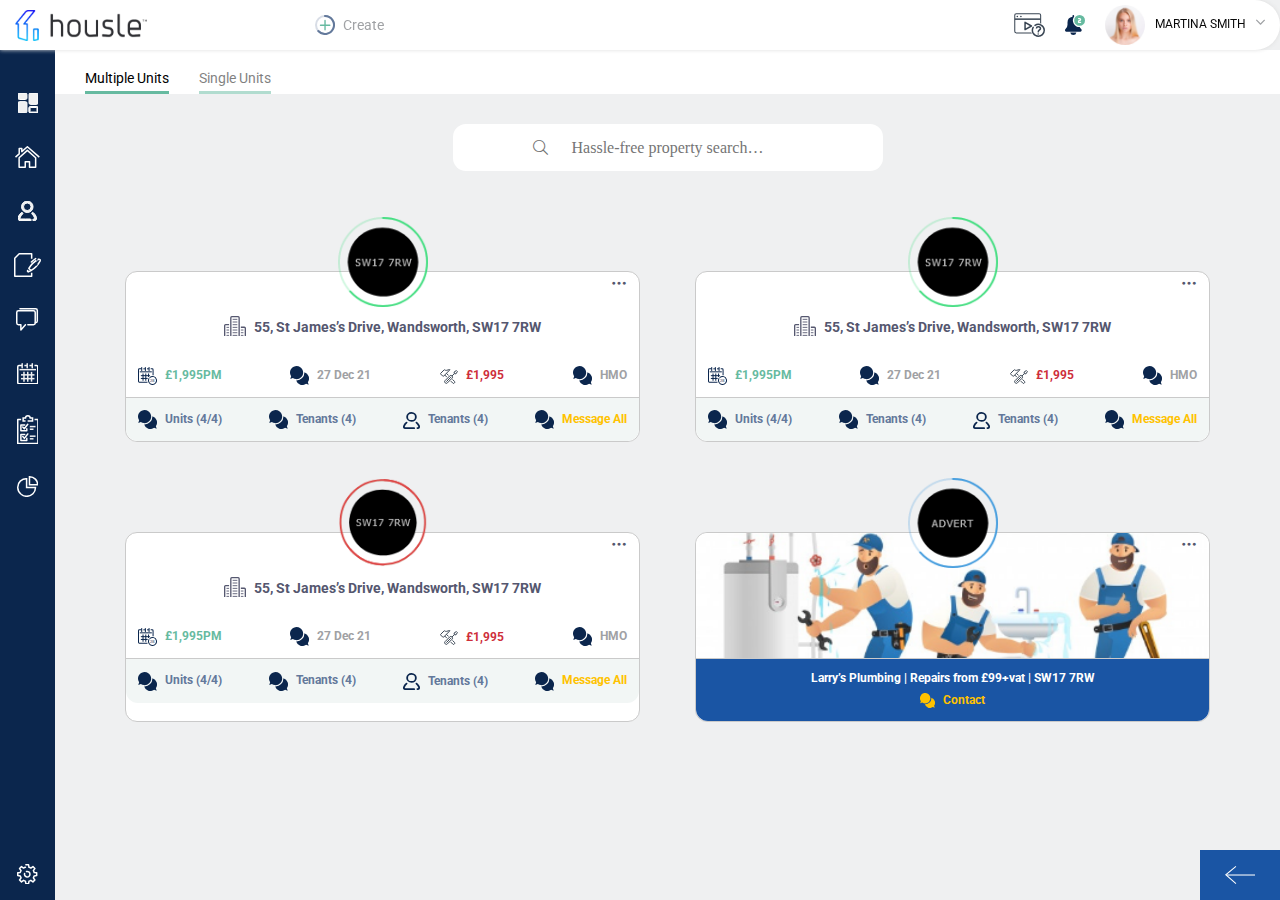
<file: tenacy-4.html>
<!doctype html>
<html lang="en">
   <head>
      <!--====== Required meta tags ======-->
      <meta charset="utf-8">
      <meta http-equiv="x-ua-compatible" content="ie=edge">
      <meta name="description" content="">
      <meta name="viewport" content="width=device-width, initial-scale=1, shrink-to-fit=no">
      <!--====== Title ======-->
      <title>Document</title>
      <!--====== Favicon Icon ======-->
      <link rel="shortcut icon" href="images/favicon.ico" type="image/png">
      <!--====== Bootstrap css ======-->
      <link rel="stylesheet" href="assets/css/bootstrap.min.css">
      <!--====== Fontawesome css ======-->
      <link rel="stylesheet" href="assets/css/all.min.css">
      <!--====== Plugins css ======-->
      <link rel="stylesheet" href="assets/css/nice-select.css">
      <link rel="stylesheet" href="assets/css/flatDatePicker.css">
      <!--====== Utilities css ======-->
      <link rel="stylesheet" href="assets/css/Util.css">
      <!--====== Main css ======-->
      <link rel="stylesheet" href="assets/css/main.css">
      <!--====== Responsive css ======-->
      <link rel="stylesheet" href="assets/css/responsive.css">


   </head>
   <body>
      <!-- Modal for video -->
      <div class="modal fade" id="exampleModal1" tabindex="-1" role="dialog" aria-labelledby="exampleModalLabel" aria-hidden="true">
         <div class="modal-dialog modal-design" role="document">
         <div class="modal-content">
            <button type="button" class="close" data-dismiss="modal" aria-label="Close">
               <span aria-hidden="true">X</span>
               </button>
            <div class="modal-body">
               <div class="album-content-wrap">
                  <div class="row">
                     <div class="col-md-8">
                        <div class="album-play-field">
                           <div class="page-title">
                              <h2>Whats on the calendar</h2>
                              <p>Add the property type which you will manage.  Not sure? <a href="">Get Help</a> </p>
                           </div>
                           <div class="play-wrap">
                              <img src="assets/img/play-img.png" alt="">
                           </div>
                        </div>
                     </div>
                     <div class="col-md-4">
                        <div class="album-play-list">
                           <div class="play-list-item">
                              <h4>Housle for contractors & trade</h4>
                              <div class="play-list-img">
                                 <img src="assets/img/play-img.png" alt="">
                              </div>
                           </div> <!-- ./play-list-item -->
                           <div class="play-list-item">
                              <h4>Housle for contractors & trade</h4>
                              <div class="play-list-img">
                                 <img src="assets/img/play-img.png" alt="">
                              </div>
                           </div> <!-- ./play-list-item -->
                           <div class="play-list-item">
                              <h4>Housle for contractors & trade</h4>
                              <div class="play-list-img">
                                 <img src="assets/img/play-img.png" alt="">
                              </div>
                           </div> <!-- ./play-list-item -->
                           <div class="play-list-item">
                              <h4>Housle for contractors & trade</h4>
                              <div class="play-list-img">
                                 <img src="assets/img/play-img.png" alt="">
                              </div>
                           </div> <!-- ./play-list-item -->
                           <div class="play-list-item">
                              <h4>Housle for contractors & trade</h4>
                              <div class="play-list-img">
                                 <img src="assets/img/play-img.png" alt="">
                              </div>
                           </div> <!-- ./play-list-item -->
                           <div class="play-list-item">
                              <h4>Housle for contractors & trade</h4>
                              <div class="play-list-img">
                                 <img src="assets/img/play-img.png" alt="">
                              </div>
                           </div> <!-- ./play-list-item -->
                           <div class="play-list-item">
                              <h4>Housle for contractors & trade</h4>
                              <div class="play-list-img">
                                 <img src="assets/img/play-img.png" alt="">
                              </div>
                           </div> <!-- ./play-list-item -->
                           <div class="play-list-item">
                              <h4>Housle for contractors & trade</h4>
                              <div class="play-list-img">
                                 <img src="assets/img/play-img.png" alt="">
                              </div>
                           </div> <!-- ./play-list-item -->
                           <div class="play-list-item">
                              <h4>Housle for contractors & trade</h4>
                              <div class="play-list-img">
                                 <img src="assets/img/play-img.png" alt="">
                              </div>
                           </div> <!-- ./play-list-item -->
                           <div class="play-list-item">
                              <h4>Housle for contractors & trade</h4>
                              <div class="play-list-img">
                                 <img src="assets/img/play-img.png" alt="">
                              </div>
                           </div> <!-- ./play-list-item -->
                        </div>
                     </div>
                  </div>
               </div>
            </div>
         </div>
         </div>
      </div>

      <header class="header-area style-2">
         <div class="container-fluid">
            <div class="header-flex-wrap">
               <a href="#" class="logo"><img src="assets/img/logo.svg" alt=""></a>
               <div class="create-wrap">
                  <a href="#" class="create-btn"><img src="assets/img/create.svg" alt="">Create</a>
                  <div class="create-dropdown">
                     <a href="#" class="create-btn"><img src="assets/img/create.svg" alt="">Create</a>
                     <ul class="search-result-list cr-list">
                        <li class="active">
                           <a href="#" class="content-adder">
                              <div class="pff-img">
                                 <img src="assets/img/c-1.svg" alt="">
                              </div>
                              <span><strong>+ Add new property</strong></span>
                           </a>
                        </li>
                        <li>
                           <a href="#" class="content-adder">
                              <div class="pff-img">
                                 <img src="assets/img/c-2.svg" alt="">
                              </div>
                              <span><strong>+ Add new tenant</strong></span>
                           </a>
                        </li>
                        <li>
                           <a href="#" class="content-adder">
                              <div class="pff-img">
                                 <img src="assets/img/c-2.svg" alt="">
                              </div>
                              <span><strong>+ Add new owner/landlord</strong></span>
                           </a>
                        </li>
                        <li>
                           <a href="#" class="content-adder">
                              <div class="pff-img">
                                 <img src="assets/img/c-3.svg" alt="">
                              </div>
                              <span><strong>+ Add new tenancy</strong></span>
                           </a>
                        </li>
                        <li>
                           <a href="#" class="content-adder">
                              <div class="pff-img">
                                 <img src="assets/img/c-3.svg" alt="">
                              </div>
                              <span><strong>+ Add new account</strong></span>
                           </a>
                        </li>
                        <li>
                           <a href="#" class="content-adder">
                              <div class="pff-img">
                                 <img src="assets/img/c-4.svg" alt="">
                              </div>
                              <span><strong>+ Add new task</strong></span>
                           </a>
                        </li>
                        <li>
                           <a href="#" class="content-adder">
                              <div class="pff-img">
                                 <img src="assets/img/c-5.svg" alt="">
                              </div>
                              <span><strong>+ Add new Message</strong></span>
                           </a>
                        </li>
                     </ul>
                     <div class="cancle-create">
                        <a href="#">Cancel</a>
                     </div>
                  </div>
               </div>
               <ul class="user-part style-2">
                  <li><a href="#" class="v-album" data-toggle="modal" data-target="#exampleModal1"><img src="assets/img/caset-icon.svg" alt=""></a></li>
                  <li><a href="#" class="notification"><img src="assets/img/bell.svg" alt=""></a></li>
                  <li><a href="#" class="user-pf"><img src="assets/img/user.png" alt=""><span>Martina smith</span><i class="fal fa-angle-down"></i></a></li>
               </ul>
            </div>
         </div>
      </header>
      <main>
         <div class="main-content-wrap">
            <div class="sideMenu-wrap">
               <div class="sideMenu-inner-wrap">
                  <ul class="sideMenu" id="sideMenu">
                     <li>
                        <a href="#">
                           <svg id="Group_1117" data-name="Group 1117" xmlns="http://www.w3.org/2000/svg" width="20" height="20" viewBox="0 0 20 20">
                              <path id="Path_1877" data-name="Path 1877" d="M7.516,0H1.422A1.423,1.423,0,0,0,0,1.422V5.078A1.423,1.423,0,0,0,1.422,6.5H7.516A1.423,1.423,0,0,0,8.938,5.078V1.422A1.423,1.423,0,0,0,7.516,0Z" fill="#eff0f1"/>
                              <path id="Path_1878" data-name="Path 1878" d="M7.516,213.332H1.422A1.423,1.423,0,0,0,0,214.754v8.531a1.423,1.423,0,0,0,1.422,1.422H7.516a1.423,1.423,0,0,0,1.422-1.422v-8.531A1.423,1.423,0,0,0,7.516,213.332Z" transform="translate(0 -204.707)" fill="#eff0f1"/>
                              <g id="Path_1879" data-name="Path 1879" transform="translate(-266.27 -327.832)" fill="none">
                                 <path d="M284.848,341.332h-6.094a1.423,1.423,0,0,0-1.422,1.422v3.656a1.423,1.423,0,0,0,1.422,1.422h6.094a1.423,1.423,0,0,0,1.422-1.422v-3.656A1.423,1.423,0,0,0,284.848,341.332Z" stroke="none"/>
                                 <path d="M 278.7539672851563 342.3320007324219 C 278.5213012695313 342.3320007324219 278.3320007324219 342.5213012695313 278.3320007324219 342.7539672851563 L 278.3320007324219 346.4102172851563 C 278.3320007324219 346.642822265625 278.5213012695313 346.83203125 278.7539672851563 346.83203125 L 284.8477172851563 346.83203125 C 285.080322265625 346.83203125 285.26953125 346.642822265625 285.26953125 346.4102172851563 L 285.26953125 342.7539672851563 C 285.26953125 342.5213012695313 285.080322265625 342.3320007324219 284.8477172851563 342.3320007324219 L 278.7539672851563 342.3320007324219 M 278.7539672851563 341.3320007324219 L 284.8477172851563 341.3320007324219 C 285.6317749023438 341.3320007324219 286.26953125 341.9697875976563 286.26953125 342.7539672851563 L 286.26953125 346.4102172851563 C 286.26953125 347.1942443847656 285.6317749023438 347.83203125 284.8477172851563 347.83203125 L 278.7539672851563 347.83203125 C 277.9697875976563 347.83203125 277.3320007324219 347.1942443847656 277.3320007324219 346.4102172851563 L 277.3320007324219 342.7539672851563 C 277.3320007324219 341.9697875976563 277.9697875976563 341.3320007324219 278.7539672851563 341.3320007324219 Z" stroke="none" fill="#eff0f1"/>
                              </g>
                              <path id="Path_1880" data-name="Path 1880" d="M284.848,0h-6.094a1.423,1.423,0,0,0-1.422,1.422V9.953a1.423,1.423,0,0,0,1.422,1.422h6.094a1.423,1.423,0,0,0,1.422-1.422V1.422A1.423,1.423,0,0,0,284.848,0Z" transform="translate(-266.27)" fill="#eff0f1"/>
                           </svg>
                        </a>
                        <ul class="expand-menu">
                           <li>
                              <div class="under-expand-content">
                                 <h4 class="expand-content-title">TENANCY</h4>
                                 <div class="under-expand-content-wrap">
                                    <div class="top-all-content">
                                       <ul class="sm-list">
                                          <li><a href="#">
                                             <span>View Properties</span>
                                             <span class="number-of-content">28</span>
                                             </a>
                                          </li>
                                          <li><a href="#">
                                             <span>Import Properties</span>
                                             </a>
                                          </li>
                                       </ul>
                                       <div class="create-new-teanaciy-wrap">
                                          <a href="#" class="create-new-teanacy">+ Create New Tenancy</a>
                                       </div>
                                    </div>
                                    <!-- ./top-all-content -->
                                    <div class="btm-all-content">
                                       <div class="recent-wrap">
                                          <h6>Recent</h6>
                                          <ul class="recent-activity">
                                             <li>
                                                <a href="#">
                                                   <div class="actor">
                                                      <div class="actor-img with-progress">
                                                         <img src="assets/img/p-1.png" alt="">
                                                      </div>
                                                   </div>
                                                   <span class="actor-text">55 Colleny way, London…</span>
                                                </a>
                                             </li>
                                             <li>
                                                <a href="#">
                                                   <div class="actor">
                                                      <div class="actor-img">
                                                         <img src="assets/img/p-2.png" alt="">
                                                      </div>
                                                   </div>
                                                   <span class="actor-text">Alex Johnson-Smith</span>
                                                </a>
                                             </li>
                                             <li>
                                                <a href="#">
                                                   <div class="actor">
                                                      <img src="assets/img/message.svg" alt="">
                                                   </div>
                                                   <span class="actor-text">Message: Simon smith…</span>
                                                </a>
                                             </li>
                                             <li>
                                                <a href="#">
                                                   <div class="actor">
                                                      <div class="a-folder">
                                                         <i class="fas fa-folder"></i>
                                                      </div>
                                                   </div>
                                                   <span class="actor-text">File: Simon smith…</span>
                                                </a>
                                             </li>
                                          </ul>
                                       </div>
                                       <ul class="support">
                                          <li><a href="#">Contact</a></li>
                                          <li><a href="#">support@housle.co.uk</a></li>
                                       </ul>
                                    </div>
                                    <!-- ./btm-all-conentnt -->
                                 </div>
                              </div>
                           </li>
                        </ul>
                     </li>
                     <li>
                        <a href="#">
                           <svg xmlns="http://www.w3.org/2000/svg" width="24.78" height="21.932" viewBox="0 0 24.78 21.932">
                              <g id="Group_2253" data-name="Group 2253" transform="translate(-55.441 -494.463)">
                                 <path id="Path_2076" data-name="Path 2076" d="M81.311,511.349l-8.263-7.4h-.006l-8.262,7.4V520.8h6.128v-5.375h4.274V520.8h6.128Z" transform="translate(-5.215 -5.15)" fill="none" stroke="#eff0f1" stroke-linejoin="round" stroke-width="1.5"/>
                                 <path id="Path_2077" data-name="Path 2077" d="M79.728,505.582l-11.9-10.369-5.591,4.864v-3.111H59.651v5.361l-3.716,3.254" transform="translate(0 0)" fill="none" stroke="#eff0f1" stroke-linejoin="round" stroke-miterlimit="10" stroke-width="1.5"/>
                              </g>
                           </svg>
                        </a>
                        <ul class="expand-menu">
                           <li>
                              <div class="under-expand-content">
                                 <h4 class="expand-content-title">TENANCY</h4>
                                 <div class="under-expand-content-wrap">
                                    <div class="top-all-content">
                                       <ul class="sm-list">
                                          <li><a href="#">
                                             <span>View Properties</span>
                                             <span class="number-of-content">28</span>
                                             </a>
                                          </li>
                                          <li><a href="#">
                                             <span>Import Properties</span>
                                             </a>
                                          </li>
                                       </ul>
                                       <div class="create-new-teanaciy-wrap">
                                          <a href="#" class="create-new-teanacy">+ Create New Tenancy</a>
                                       </div>
                                    </div>
                                    <!-- ./top-all-content -->
                                    <div class="btm-all-content">
                                       <div class="recent-wrap">
                                          <h6>Recent</h6>
                                          <ul class="recent-activity">
                                             <li>
                                                <a href="#">
                                                   <div class="actor">
                                                      <div class="actor-img with-progress">
                                                         <img src="assets/img/p-1.png" alt="">
                                                      </div>
                                                   </div>
                                                   <span class="actor-text">55 Colleny way, London…</span>
                                                </a>
                                             </li>
                                             <li>
                                                <a href="#">
                                                   <div class="actor">
                                                      <div class="actor-img">
                                                         <img src="assets/img/p-2.png" alt="">
                                                      </div>
                                                   </div>
                                                   <span class="actor-text">Alex Johnson-Smith</span>
                                                </a>
                                             </li>
                                             <li>
                                                <a href="#">
                                                   <div class="actor">
                                                      <img src="assets/img/message.svg" alt="">
                                                   </div>
                                                   <span class="actor-text">Message: Simon smith…</span>
                                                </a>
                                             </li>
                                             <li>
                                                <a href="#">
                                                   <div class="actor">
                                                      <div class="a-folder">
                                                         <i class="fas fa-folder"></i>
                                                      </div>
                                                   </div>
                                                   <span class="actor-text">File: Simon smith…</span>
                                                </a>
                                             </li>
                                          </ul>
                                       </div>
                                       <ul class="support">
                                          <li><a href="#">Contact</a></li>
                                          <li><a href="#">support@housle.co.uk</a></li>
                                       </ul>
                                    </div>
                                    <!-- ./btm-all-conentnt -->
                                 </div>
                              </div>
                           </li>
                        </ul>
                     </li>
                     <li>
                        <a href="#">
                           <svg xmlns="http://www.w3.org/2000/svg" width="18.572" height="20" viewBox="0 0 18.572 20">
                              <g id="Rx0rzd.tif" transform="translate(-27.269 -3.767)">
                                 <g id="Group_1118" data-name="Group 1118" transform="translate(27.269 3.767)">
                                    <path id="Path_1881" data-name="Path 1881" d="M29.793,305.582c-.167-.038-.336-.069-.5-.115a2.77,2.77,0,0,1-1.921-3.412,9.437,9.437,0,0,1,3.074-4.779,1,1,0,0,1,1.429.069.983.983,0,0,1-.137,1.436,7.51,7.51,0,0,0-2.432,3.744.782.782,0,0,0,.8,1.056q4.622,0,9.244,0a1.021,1.021,0,0,1,1.021.6.989.989,0,0,1-.663,1.369c-.038.01-.074.025-.112.038Z" transform="translate(-27.269 -285.582)" fill="#eff0f1"/>
                                    <path id="Path_1882" data-name="Path 1882" d="M366.856,305.424a1.113,1.113,0,0,1-.725-.6,1,1,0,0,1,.875-1.394.793.793,0,0,0,.755-1.142,7.512,7.512,0,0,0-2.429-3.675.97.97,0,0,1-.35-1,.925.925,0,0,1,.691-.73,1.02,1.02,0,0,1,.981.243,9.29,9.29,0,0,1,2.68,3.672,7.612,7.612,0,0,1,.443,1.441,2.742,2.742,0,0,1-2.1,3.107l-.345.078Z" transform="translate(-351.246 -285.424)" fill="#eff0f1"/>
                                    <path id="Path_1883" data-name="Path 1883" d="M119.71,15.294a5.763,5.763,0,1,1,5.776-5.7A5.758,5.758,0,0,1,119.71,15.294Zm3.782-5.766a3.78,3.78,0,1,0-3.762,3.786A3.8,3.8,0,0,0,123.492,9.528Z" transform="translate(-110.434 -3.767)" fill="#eff0f1"/>
                                 </g>
                              </g>
                           </svg>
                        </a>
                        <ul class="expand-menu">
                           <li>
                              <div class="under-expand-content">
                                 <h4 class="expand-content-title">TENANCY</h4>
                                 <div class="under-expand-content-wrap">
                                    <div class="top-all-content">
                                       <ul class="sm-list">
                                          <li><a href="#">
                                             <span>View Properties</span>
                                             <span class="number-of-content">28</span>
                                             </a>
                                          </li>
                                          <li><a href="#">
                                             <span>Import Properties</span>
                                             </a>
                                          </li>
                                       </ul>
                                       <div class="create-new-teanaciy-wrap">
                                          <a href="#" class="create-new-teanacy">+ Create New Tenancy</a>
                                       </div>
                                    </div>
                                    <!-- ./top-all-content -->
                                    <div class="btm-all-content">
                                       <div class="recent-wrap">
                                          <h6>Recent</h6>
                                          <ul class="recent-activity">
                                             <li>
                                                <a href="#">
                                                   <div class="actor">
                                                      <div class="actor-img with-progress">
                                                         <img src="assets/img/p-1.png" alt="">
                                                      </div>
                                                   </div>
                                                   <span class="actor-text">55 Colleny way, London…</span>
                                                </a>
                                             </li>
                                             <li>
                                                <a href="#">
                                                   <div class="actor">
                                                      <div class="actor-img">
                                                         <img src="assets/img/p-2.png" alt="">
                                                      </div>
                                                   </div>
                                                   <span class="actor-text">Alex Johnson-Smith</span>
                                                </a>
                                             </li>
                                             <li>
                                                <a href="#">
                                                   <div class="actor">
                                                      <img src="assets/img/message.svg" alt="">
                                                   </div>
                                                   <span class="actor-text">Message: Simon smith…</span>
                                                </a>
                                             </li>
                                             <li>
                                                <a href="#">
                                                   <div class="actor">
                                                      <div class="a-folder">
                                                         <i class="fas fa-folder"></i>
                                                      </div>
                                                   </div>
                                                   <span class="actor-text">File: Simon smith…</span>
                                                </a>
                                             </li>
                                          </ul>
                                       </div>
                                       <ul class="support">
                                          <li><a href="#">Contact</a></li>
                                          <li><a href="#">support@housle.co.uk</a></li>
                                       </ul>
                                    </div>
                                    <!-- ./btm-all-conentnt -->
                                 </div>
                              </div>
                           </li>
                        </ul>
                     </li>
                     <li class="">
                        <a href="#">
                           <svg xmlns="http://www.w3.org/2000/svg" width="27.034" height="23.98" viewBox="0 0 27.034 23.98">
                              <g id="Group_2678" data-name="Group 2678" transform="translate(0.75 0.75)">
                                 <g id="Group_2267" data-name="Group 2267" transform="translate(11.96 4.794)">
                                    <line id="Line_531" data-name="Line 531" x1="1.078" y2="1.078" transform="translate(0 13.065)" fill="none" stroke="#0b264d" stroke-linecap="round" stroke-miterlimit="10" stroke-width="1.5"/>
                                    <g id="Group_2266" data-name="Group 2266" transform="translate(2.138 0.618)">
                                       <path id="Path_2097" data-name="Path 2097" d="M214.483,511.085a23.3,23.3,0,0,1,9.738-9.225,1.161,1.161,0,0,1,1.185.248l.15.151a1.159,1.159,0,0,1,.25,1.183,23.481,23.481,0,0,1-9.228,9.738Z" transform="translate(-214.483 -501.788)" fill="none" stroke="#0b264d" stroke-linejoin="round" stroke-width="1.5"/>
                                    </g>
                                    <path id="Path_2098" data-name="Path 2098" d="M211.449,528.648l-.383,1.219.8.8,2.594-1.325" transform="translate(-210.293 -517.305)" fill="none" stroke="#0b264d" stroke-linejoin="round" stroke-width="1.5"/>
                                    <line id="Line_532" data-name="Line 532" x1="1.31" y1="1.481" transform="translate(8.981)" fill="none" stroke="#0b264d" stroke-linecap="round" stroke-linejoin="round" stroke-width="1.5"/>
                                    <path id="Path_2099" data-name="Path 2099" d="M220.719,503.728a26.488,26.488,0,0,1,4.337-3.448" transform="translate(-216.091 -500.264)" fill="none" stroke="#0b264d" stroke-linecap="round" stroke-linejoin="round" stroke-width="1.5"/>
                                    <line id="Line_533" data-name="Line 533" x2="1.981" y2="1.981" transform="translate(8.492 4.788)" fill="none" stroke="#0b264d" stroke-linejoin="round" stroke-width="1.5"/>
                                 </g>
                                 <g id="Group_2269" data-name="Group 2269">
                                    <g id="Group_2268" data-name="Group 2268">
                                       <path id="Path_2101" data-name="Path 2101" d="M196.089,507.213v3.5H179.176V492.7l4.463-4.462h12.45v5.011" transform="translate(-179.176 -488.233)" fill="none" stroke="#0b264d" stroke-linejoin="round" stroke-width="1.5"/>
                                    </g>
                                 </g>
                              </g>
                           </svg>
                        </a>
                        <ul class="expand-menu">
                           <li>
                              <div class="under-expand-content">
                                 <h4 class="expand-content-title">TENANCY</h4>
                                 <div class="under-expand-content-wrap">
                                    <div class="top-all-content">
                                       <ul class="sm-list">
                                          <li><a href="#">
                                             <span>View Properties</span>
                                             <span class="number-of-content">28</span>
                                             </a>
                                          </li>
                                          <li><a href="#">
                                             <span>Import Properties</span>
                                             </a>
                                          </li>
                                       </ul>
                                       <div class="create-new-teanaciy-wrap">
                                          <a href="#" class="create-new-teanacy">+ Create New Tenancy</a>
                                       </div>
                                    </div>
                                    <!-- ./top-all-content -->
                                    <div class="btm-all-content">
                                       <div class="recent-wrap">
                                          <h6>Recent</h6>
                                          <ul class="recent-activity">
                                             <li>
                                                <a href="#">
                                                   <div class="actor">
                                                      <div class="actor-img with-progress">
                                                         <img src="assets/img/p-1.png" alt="">
                                                      </div>
                                                   </div>
                                                   <span class="actor-text">55 Colleny way, London…</span>
                                                </a>
                                             </li>
                                             <li>
                                                <a href="#">
                                                   <div class="actor">
                                                      <div class="actor-img">
                                                         <img src="assets/img/p-2.png" alt="">
                                                      </div>
                                                   </div>
                                                   <span class="actor-text">Alex Johnson-Smith</span>
                                                </a>
                                             </li>
                                             <li>
                                                <a href="#">
                                                   <div class="actor">
                                                      <img src="assets/img/message.svg" alt="">
                                                   </div>
                                                   <span class="actor-text">Message: Simon smith…</span>
                                                </a>
                                             </li>
                                             <li>
                                                <a href="#">
                                                   <div class="actor">
                                                      <div class="a-folder">
                                                         <i class="fas fa-folder"></i>
                                                      </div>
                                                   </div>
                                                   <span class="actor-text">File: Simon smith…</span>
                                                </a>
                                             </li>
                                          </ul>
                                       </div>
                                       <ul class="support">
                                          <li><a href="#">Contact</a></li>
                                          <li><a href="#">support@housle.co.uk</a></li>
                                       </ul>
                                    </div>
                                    <!-- ./btm-all-conentnt -->
                                 </div>
                              </div>
                           </li>
                        </ul>
                     </li>
                     <li>
                        <a href="#">
                           <svg xmlns="http://www.w3.org/2000/svg" width="22.067" height="22.635" viewBox="0 0 22.067 22.635">
                              <g id="Group_2264" data-name="Group 2264" transform="translate(-177.705 -487.406)">
                                 <g id="Group_2263" data-name="Group 2263" transform="translate(178.455 490.231)">
                                    <path id="Path_2089" data-name="Path 2089" d="M189.569,507.99h5.637a1.732,1.732,0,0,0,1.727-1.727V495.752a1.732,1.732,0,0,0-1.727-1.727H180.181a1.731,1.731,0,0,0-1.726,1.727v10.512a1.731,1.731,0,0,0,1.726,1.727h2.4v5.095l4.576-5.095" transform="translate(-178.455 -494.025)" fill="none" stroke="#eff0f1" stroke-linecap="round" stroke-linejoin="round" stroke-width="1.5"/>
                                 </g>
                                 <path id="Path_2090" data-name="Path 2090" d="M187.593,488.156H203.2a1.732,1.732,0,0,1,1.727,1.727v10.512a1.732,1.732,0,0,1-1.727,1.727h-.241" transform="translate(-5.907)" fill="none" stroke="#eff0f1" stroke-linecap="round" stroke-linejoin="round" stroke-width="1.5"/>
                              </g>
                           </svg>
                        </a>
                        <ul class="expand-menu">
                           <li>
                              <div class="under-expand-content">
                                 <h4 class="expand-content-title">TENANCY</h4>
                                 <div class="under-expand-content-wrap">
                                    <div class="top-all-content">
                                       <ul class="sm-list">
                                          <li><a href="#">
                                             <span>View Properties</span>
                                             <span class="number-of-content">28</span>
                                             </a>
                                          </li>
                                          <li><a href="#">
                                             <span>Import Properties</span>
                                             </a>
                                          </li>
                                       </ul>
                                       <div class="create-new-teanaciy-wrap">
                                          <a href="#" class="create-new-teanacy">+ Create New Tenancy</a>
                                       </div>
                                    </div>
                                    <!-- ./top-all-content -->
                                    <div class="btm-all-content">
                                       <div class="recent-wrap">
                                          <h6>Recent</h6>
                                          <ul class="recent-activity">
                                             <li>
                                                <a href="#">
                                                   <div class="actor">
                                                      <div class="actor-img with-progress">
                                                         <img src="assets/img/p-1.png" alt="">
                                                      </div>
                                                   </div>
                                                   <span class="actor-text">55 Colleny way, London…</span>
                                                </a>
                                             </li>
                                             <li>
                                                <a href="#">
                                                   <div class="actor">
                                                      <div class="actor-img">
                                                         <img src="assets/img/p-2.png" alt="">
                                                      </div>
                                                   </div>
                                                   <span class="actor-text">Alex Johnson-Smith</span>
                                                </a>
                                             </li>
                                             <li>
                                                <a href="#">
                                                   <div class="actor">
                                                      <img src="assets/img/message.svg" alt="">
                                                   </div>
                                                   <span class="actor-text">Message: Simon smith…</span>
                                                </a>
                                             </li>
                                             <li>
                                                <a href="#">
                                                   <div class="actor">
                                                      <div class="a-folder">
                                                         <i class="fas fa-folder"></i>
                                                      </div>
                                                   </div>
                                                   <span class="actor-text">File: Simon smith…</span>
                                                </a>
                                             </li>
                                          </ul>
                                       </div>
                                       <ul class="support">
                                          <li><a href="#">Contact</a></li>
                                          <li><a href="#">support@housle.co.uk</a></li>
                                       </ul>
                                    </div>
                                    <!-- ./btm-all-conentnt -->
                                 </div>
                              </div>
                           </li>
                        </ul>
                     </li>
                     <li>
                        <a href="#">
                           <svg xmlns="http://www.w3.org/2000/svg" width="21.508" height="21.5" viewBox="0 0 21.508 21.5">
                              <g id="Group_2274" data-name="Group 2274" transform="translate(-177.162 -38.892)">
                                 <g id="Group_2274-2" data-name="Group 2274" transform="translate(177.912 39.642)">
                                    <line id="Line_534" data-name="Line 534" x2="16.518" transform="translate(1.745 5.89)" fill="none" stroke="#eff0f1" stroke-linejoin="round" stroke-width="1.5"/>
                                    <path id="Path_2103" data-name="Path 2103" d="M190.232,62.708H179.067a1.164,1.164,0,0,1-1.155-1.161V45.655a1.159,1.159,0,0,1,1.155-1.154h3.178" transform="translate(-177.912 -42.708)" fill="none" stroke="#eff0f1" stroke-linejoin="round" stroke-width="1.5"/>
                                    <path id="Path_2104" data-name="Path 2104" d="M223.23,44.5h2.128a1.158,1.158,0,0,1,1.155,1.154v7.484" transform="translate(-206.505 -42.708)" fill="none" stroke="#eff0f1" stroke-linejoin="round" stroke-width="1.5"/>
                                    <path id="Path_2105" data-name="Path 2105" d="M205.019,70.092h8.849a1.158,1.158,0,0,0,1.155-1.154V56.2" transform="translate(-195.015 -50.092)" fill="none" stroke="#eff0f1" stroke-linejoin="round" stroke-width="1.5"/>
                                    <line id="Line_535" data-name="Line 535" x2="2.768" transform="translate(11.671 1.793)" fill="none" stroke="#eff0f1" stroke-linejoin="round" stroke-width="1.5"/>
                                    <line id="Line_536" data-name="Line 536" x2="2.767" transform="translate(6.618 1.793)" fill="none" stroke="#eff0f1" stroke-linejoin="round" stroke-width="1.5"/>
                                    <line id="Line_537" data-name="Line 537" y2="3.928" transform="translate(4.412 0)" fill="none" stroke="#eff0f1" stroke-linecap="round" stroke-miterlimit="10" stroke-width="1.5"/>
                                    <line id="Line_538" data-name="Line 538" y2="3.928" transform="translate(14.518 0)" fill="none" stroke="#eff0f1" stroke-linecap="round" stroke-miterlimit="10" stroke-width="1.5"/>
                                    <line id="Line_539" data-name="Line 539" y2="3.928" transform="translate(9.465 0)" fill="none" stroke="#eff0f1" stroke-linecap="round" stroke-miterlimit="10" stroke-width="1.5"/>
                                    <line id="Line_540" data-name="Line 540" x2="13.507" transform="translate(3.218 11.11)" fill="none" stroke="#eff0f1" stroke-linejoin="round" stroke-width="1.5"/>
                                    <line id="Line_541" data-name="Line 541" x2="13.507" transform="translate(3.218 14.892)" fill="none" stroke="#eff0f1" stroke-linejoin="round" stroke-width="1.5"/>
                                    <line id="Line_542" data-name="Line 542" y1="9.757" transform="translate(10.004 8.123)" fill="none" stroke="#eff0f1" stroke-linejoin="round" stroke-width="1.5"/>
                                    <line id="Line_543" data-name="Line 543" y1="9.757" transform="translate(6.222 8.123)" fill="none" stroke="#eff0f1" stroke-linejoin="round" stroke-width="1.5"/>
                                    <line id="Line_544" data-name="Line 544" y1="9.757" transform="translate(13.785 8.123)" fill="none" stroke="#eff0f1" stroke-linejoin="round" stroke-width="1.5"/>
                                 </g>
                              </g>
                           </svg>
                        </a>
                        <ul class="expand-menu">
                           <li>
                              <div class="under-expand-content">
                                 <h4 class="expand-content-title">TENANCY</h4>
                                 <div class="under-expand-content-wrap">
                                    <div class="top-all-content">
                                       <ul class="sm-list">
                                          <li><a href="#">
                                             <span>View Properties</span>
                                             <span class="number-of-content">28</span>
                                             </a>
                                          </li>
                                          <li><a href="#">
                                             <span>Import Properties</span>
                                             </a>
                                          </li>
                                       </ul>
                                       <div class="create-new-teanaciy-wrap">
                                          <a href="#" class="create-new-teanacy">+ Create New Tenancy</a>
                                       </div>
                                    </div>
                                    <!-- ./top-all-content -->
                                    <div class="btm-all-content">
                                       <div class="recent-wrap">
                                          <h6>Recent</h6>
                                          <ul class="recent-activity">
                                             <li>
                                                <a href="#">
                                                   <div class="actor">
                                                      <div class="actor-img with-progress">
                                                         <img src="assets/img/p-1.png" alt="">
                                                      </div>
                                                   </div>
                                                   <span class="actor-text">55 Colleny way, London…</span>
                                                </a>
                                             </li>
                                             <li>
                                                <a href="#">
                                                   <div class="actor">
                                                      <div class="actor-img">
                                                         <img src="assets/img/p-2.png" alt="">
                                                      </div>
                                                   </div>
                                                   <span class="actor-text">Alex Johnson-Smith</span>
                                                </a>
                                             </li>
                                             <li>
                                                <a href="#">
                                                   <div class="actor">
                                                      <img src="assets/img/message.svg" alt="">
                                                   </div>
                                                   <span class="actor-text">Message: Simon smith…</span>
                                                </a>
                                             </li>
                                             <li>
                                                <a href="#">
                                                   <div class="actor">
                                                      <div class="a-folder">
                                                         <i class="fas fa-folder"></i>
                                                      </div>
                                                   </div>
                                                   <span class="actor-text">File: Simon smith…</span>
                                                </a>
                                             </li>
                                          </ul>
                                       </div>
                                       <ul class="support">
                                          <li><a href="#">Contact</a></li>
                                          <li><a href="#">support@housle.co.uk</a></li>
                                       </ul>
                                    </div>
                                    <!-- ./btm-all-conentnt -->
                                 </div>
                              </div>
                           </li>
                        </ul>
                     </li>
                     <li>
                        <a href="#">
                           <svg xmlns="http://www.w3.org/2000/svg" width="21.689" height="29.32" viewBox="0 0 21.689 29.32">
                              <g id="Group_2275" data-name="Group 2275" transform="translate(-49.278 -481.084)">
                                 <path id="Path_2091" data-name="Path 2091" d="M66.684,487.185h4.9v-3.043H69.225a2.351,2.351,0,0,0-4.7,0H62.167v3.043h2.421" transform="translate(-6.753)" fill="none" stroke="#eff0f1" stroke-miterlimit="10" stroke-width="1.5"/>
                                 <path id="Path_2092" data-name="Path 2092" d="M62.994,506.354v2.128H57.078v-5.917h3.814" transform="translate(-3.922 -11.532)" fill="none" stroke="#eff0f1" stroke-linecap="round" stroke-linejoin="round" stroke-width="1.5"/>
                                 <path id="Path_2093" data-name="Path 2093" d="M61.32,503.866,62.9,505.6l3.428-4.43" transform="translate(-6.282 -10.757)" fill="none" stroke="#eff0f1" stroke-linecap="round" stroke-linejoin="round" stroke-width="1.5"/>
                                 <line id="Line_525" data-name="Line 525" x2="5.709" transform="translate(62.091 492.666)" fill="none" stroke="#eff0f1" stroke-miterlimit="10" stroke-width="1.5"/>
                                 <line id="Line_526" data-name="Line 526" x2="3.675" transform="translate(62.091 495.315)" fill="none" stroke="#eff0f1" stroke-miterlimit="10" stroke-width="1.5"/>
                                 <path id="Path_2094" data-name="Path 2094" d="M62.994,527.992v2.128H57.078V524.2h3.814" transform="translate(-3.922 -23.569)" fill="none" stroke="#eff0f1" stroke-linecap="round" stroke-linejoin="round" stroke-width="1.5"/>
                                 <path id="Path_2095" data-name="Path 2095" d="M61.32,525.5l1.578,1.735,3.428-4.43" transform="translate(-6.282 -22.794)" fill="none" stroke="#eff0f1" stroke-linecap="round" stroke-linejoin="round" stroke-width="1.5"/>
                                 <line id="Line_527" data-name="Line 527" x2="5.709" transform="translate(62.091 502.268)" fill="none" stroke="#eff0f1" stroke-miterlimit="10" stroke-width="1.5"/>
                                 <line id="Line_528" data-name="Line 528" x2="3.675" transform="translate(62.091 504.916)" fill="none" stroke="#eff0f1" stroke-miterlimit="10" stroke-width="1.5"/>
                                 <path id="Path_2096" data-name="Path 2096" d="M53.459,490.282H50.028v24.071H70.217V490.282H66.84" transform="translate(0 -4.699)" fill="none" stroke="#eff0f1" stroke-linejoin="round" stroke-width="1.5"/>
                              </g>
                           </svg>
                        </a>
                        <ul class="expand-menu">
                           <li>
                              <div class="under-expand-content">
                                 <h4 class="expand-content-title">TENANCY</h4>
                                 <div class="under-expand-content-wrap">
                                    <div class="top-all-content">
                                       <ul class="sm-list">
                                          <li><a href="#">
                                             <span>View Properties</span>
                                             <span class="number-of-content">28</span>
                                             </a>
                                          </li>
                                          <li><a href="#">
                                             <span>Import Properties</span>
                                             </a>
                                          </li>
                                       </ul>
                                       <div class="create-new-teanaciy-wrap">
                                          <a href="#" class="create-new-teanacy">+ Create New Tenancy</a>
                                       </div>
                                    </div>
                                    <!-- ./top-all-content -->
                                    <div class="btm-all-content">
                                       <div class="recent-wrap">
                                          <h6>Recent</h6>
                                          <ul class="recent-activity">
                                             <li>
                                                <a href="#">
                                                   <div class="actor">
                                                      <div class="actor-img with-progress">
                                                         <img src="assets/img/p-1.png" alt="">
                                                      </div>
                                                   </div>
                                                   <span class="actor-text">55 Colleny way, London…</span>
                                                </a>
                                             </li>
                                             <li>
                                                <a href="#">
                                                   <div class="actor">
                                                      <div class="actor-img">
                                                         <img src="assets/img/p-2.png" alt="">
                                                      </div>
                                                   </div>
                                                   <span class="actor-text">Alex Johnson-Smith</span>
                                                </a>
                                             </li>
                                             <li>
                                                <a href="#">
                                                   <div class="actor">
                                                      <img src="assets/img/message.svg" alt="">
                                                   </div>
                                                   <span class="actor-text">Message: Simon smith…</span>
                                                </a>
                                             </li>
                                             <li>
                                                <a href="#">
                                                   <div class="actor">
                                                      <div class="a-folder">
                                                         <i class="fas fa-folder"></i>
                                                      </div>
                                                   </div>
                                                   <span class="actor-text">File: Simon smith…</span>
                                                </a>
                                             </li>
                                          </ul>
                                       </div>
                                       <ul class="support">
                                          <li><a href="#">Contact</a></li>
                                          <li><a href="#">support@housle.co.uk</a></li>
                                       </ul>
                                    </div>
                                    <!-- ./btm-all-conentnt -->
                                 </div>
                              </div>
                           </li>
                        </ul>
                     </li>
                     <li>
                        <a href="#">
                           <svg xmlns="http://www.w3.org/2000/svg" width="21.481" height="21.072" viewBox="0 0 21.481 21.072">
                              <g id="Group_2279" data-name="Group 2279" transform="translate(-177.45 -264.623)">
                                 <path id="Path_2108" data-name="Path 2108" d="M187.765,285.91a8.718,8.718,0,0,0,5.528,2.1c.052,0,.1,0,.156,0a8.749,8.749,0,0,0,8.749-8.749h-8.9v-9.512" transform="translate(-6.247 -3.064)" fill="none" stroke="#eff0f1" stroke-miterlimit="10" stroke-width="1.5"/>
                                 <path id="Path_2109" data-name="Path 2109" d="M186.613,271.307a8.717,8.717,0,0,0-5.564,2c-.04.033-.083.063-.121.1a8.877,8.877,0,0,0,.59,13.32" transform="translate(0 -3.876)" fill="none" stroke="#eff0f1" stroke-miterlimit="10" stroke-width="1.5"/>
                                 <path id="Path_2110" data-name="Path 2110" d="M212.037,264.629l.02,8.838H220.3a8.093,8.093,0,0,0-8.093-8.094" transform="translate(-22.114)" fill="none" stroke="#eff0f1" stroke-miterlimit="10" stroke-width="1.5"/>
                                 <path id="Path_2111" data-name="Path 2111" d="M181.186,302.123" transform="translate(-1.95 -24.003)" fill="none" stroke="#eff0f1" stroke-miterlimit="10" stroke-width="1.5"/>
                                 <path id="Path_2112" data-name="Path 2112" d="M196.349,302.447" transform="translate(-11.854 -24.215)" fill="none" stroke="#eff0f1" stroke-miterlimit="10" stroke-width="1.5"/>
                              </g>
                           </svg>
                        </a>
                        <ul class="expand-menu">
                           <li>
                              <div class="under-expand-content">
                                 <h4 class="expand-content-title">TENANCY</h4>
                                 <div class="under-expand-content-wrap">
                                    <div class="top-all-content">
                                       <ul class="sm-list">
                                          <li><a href="#">
                                             <span>View Properties</span>
                                             <span class="number-of-content">28</span>
                                             </a>
                                          </li>
                                          <li><a href="#">
                                             <span>Import Properties</span>
                                             </a>
                                          </li>
                                       </ul>
                                       <div class="create-new-teanaciy-wrap">
                                          <a href="#" class="create-new-teanacy">+ Create New Tenancy</a>
                                       </div>
                                    </div>
                                    <!-- ./top-all-content -->
                                    <div class="btm-all-content">
                                       <div class="recent-wrap">
                                          <h6>Recent</h6>
                                          <ul class="recent-activity">
                                             <li>
                                                <a href="#">
                                                   <div class="actor">
                                                      <div class="actor-img with-progress">
                                                         <img src="assets/img/p-1.png" alt="">
                                                      </div>
                                                   </div>
                                                   <span class="actor-text">55 Colleny way, London…</span>
                                                </a>
                                             </li>
                                             <li>
                                                <a href="#">
                                                   <div class="actor">
                                                      <div class="actor-img">
                                                         <img src="assets/img/p-2.png" alt="">
                                                      </div>
                                                   </div>
                                                   <span class="actor-text">Alex Johnson-Smith</span>
                                                </a>
                                             </li>
                                             <li>
                                                <a href="#">
                                                   <div class="actor">
                                                      <img src="assets/img/message.svg" alt="">
                                                   </div>
                                                   <span class="actor-text">Message: Simon smith…</span>
                                                </a>
                                             </li>
                                             <li>
                                                <a href="#">
                                                   <div class="actor">
                                                      <div class="a-folder">
                                                         <i class="fas fa-folder"></i>
                                                      </div>
                                                   </div>
                                                   <span class="actor-text">File: Simon smith…</span>
                                                </a>
                                             </li>
                                          </ul>
                                       </div>
                                       <ul class="support">
                                          <li><a href="#">Contact</a></li>
                                          <li><a href="#">support@housle.co.uk</a></li>
                                       </ul>
                                    </div>
                                    <!-- ./btm-all-conentnt -->
                                 </div>
                              </div>
                           </li>
                        </ul>
                     </li>
                     <li class="setting">
                        <a href="#">
                           <svg xmlns="http://www.w3.org/2000/svg" width="20.438" height="20.437" viewBox="0 0 20.438 20.437">
                              <g id="Group_2624" data-name="Group 2624" transform="translate(-204.052 -173.688)">
                                 <g id="Group_2277" data-name="Group 2277" transform="translate(204.802 174.438)">
                                    <g id="Group_2276" data-name="Group 2276">
                                       <path id="Path_2106" data-name="Path 2106" d="M212.5,176.975a7.144,7.144,0,0,0-1.869.773l-2.1-1.491-1.911,1.91,1.491,2.1a7.105,7.105,0,0,0-.769,1.855l-2.541.432v2.7l2.541.433a7.1,7.1,0,0,0,.777,1.868l-1.5,2.09,1.911,1.91,2.089-1.5a7.014,7.014,0,0,0,1.867.774l.433,2.543h2.7l.433-2.541a7.111,7.111,0,0,0,1.868-.776l2.089,1.5,1.91-1.91-1.5-2.09a7.085,7.085,0,0,0,.78-1.883l2.537-.417v-2.7l-2.537-.417a7.06,7.06,0,0,0-.771-1.87l1.491-2.1-1.91-1.91-2.1,1.491a7.11,7.11,0,0,0-1.87-.772l-.417-2.537h-2.7" transform="translate(-204.802 -174.438)" fill="none" stroke="#eff0f1" stroke-linecap="round" stroke-linejoin="round" stroke-width="1.5"/>
                                    </g>
                                 </g>
                                 <path id="Path_2107" data-name="Path 2107" d="M218.573,186.25a2.759,2.759,0,1,1-1.946,1.914" transform="translate(-5.018 -5.017)" fill="none" stroke="#eff0f1" stroke-linecap="round" stroke-linejoin="round" stroke-width="1.5"/>
                              </g>
                           </svg>
                        </a>
                        <ul class="expand-menu">
                           <li>
                              <div class="under-expand-content">
                                 <h4 class="expand-content-title">TENANCY</h4>
                                 <div class="under-expand-content-wrap">
                                    <div class="top-all-content">
                                       <ul class="sm-list">
                                          <li><a href="#">
                                             <span>View Properties</span>
                                             <span class="number-of-content">28</span>
                                             </a>
                                          </li>
                                          <li><a href="#">
                                             <span>Import Properties</span>
                                             </a>
                                          </li>
                                       </ul>
                                       <div class="create-new-teanaciy-wrap">
                                          <a href="#" class="create-new-teanacy">+ Create New Tenancy</a>
                                       </div>
                                    </div>
                                    <!-- ./top-all-content -->
                                    <div class="btm-all-content">
                                       <div class="recent-wrap">
                                          <h6>Recent</h6>
                                          <ul class="recent-activity">
                                             <li>
                                                <a href="#">
                                                   <div class="actor">
                                                      <div class="actor-img with-progress">
                                                         <img src="assets/img/p-1.png" alt="">
                                                      </div>
                                                   </div>
                                                   <span class="actor-text">55 Colleny way, London…</span>
                                                </a>
                                             </li>
                                             <li>
                                                <a href="#">
                                                   <div class="actor">
                                                      <div class="actor-img">
                                                         <img src="assets/img/p-2.png" alt="">
                                                      </div>
                                                   </div>
                                                   <span class="actor-text">Alex Johnson-Smith</span>
                                                </a>
                                             </li>
                                             <li>
                                                <a href="#">
                                                   <div class="actor">
                                                      <img src="assets/img/message.svg" alt="">
                                                   </div>
                                                   <span class="actor-text">Message: Simon smith…</span>
                                                </a>
                                             </li>
                                             <li>
                                                <a href="#">
                                                   <div class="actor">
                                                      <div class="a-folder">
                                                         <i class="fas fa-folder"></i>
                                                      </div>
                                                   </div>
                                                   <span class="actor-text">File: Simon smith…</span>
                                                </a>
                                             </li>
                                          </ul>
                                       </div>
                                       <ul class="support">
                                          <li><a href="#">Contact</a></li>
                                          <li><a href="#">support@housle.co.uk</a></li>
                                       </ul>
                                    </div>
                                    <!-- ./btm-all-conentnt -->
                                 </div>
                              </div>
                           </li>
                        </ul>
                     </li>
                  </ul>
               </div>
            </div>
            <!-- ./sideMenu-wrap -->
            <div class="page-main-content">
               <div class="tabContainer">
                  <nav>
                     <div class="nav nav-link-wrap" id="nav-tab" role="tablist">
                        <a class="nav-item nav-link active" id="tbOne-tab" data-toggle="tab" href="#tbOne" role="tab" aria-controls="nav-home" aria-selected="true">Multiple Units</a>
                        <a class="nav-item nav-link" id="tbTwo-tab" data-toggle="tab" href="#tbTwo" role="tab" aria-controls="nav-profile" aria-selected="false">Single Units</a>
                     </div>
                  </nav>
               </div>
               <div class="left-right-flex-wrap">
                  <div class="lf-main-content full-w">
                     <a href="#" class="pg-backbtn"><img src="assets/img/bk.svg" alt=""></a>
                     <div class="tab-content" id="nav-tabContent">
                        <div class="tab-pane fade show active" id="tbOne" role="tabpanel" aria-labelledby="tbOne-tab">
                           <div class="tb-content-wrap">
                              <div class="input-inside style-2 place-3">
                                 <input type="text" placeholder="Hassle-free property search…">
                                 <span class="sc-icon"><i class="fal fa-search"></i></span>
                              </div>
                              <div class="tenacy-dashboard-wrap">
                                 <div class="tenacy-dashboard">
                                    <div class="dot-dropdown">
                                       <span><i class="far fa-ellipsis-h"></i></span>
                                     </div>
                                    <img src="assets/img/te-1.png" alt="" class="te-img">
                                    <div class="t-d-top">
                                       <h4><img src="assets/img/1.svg" alt=""> 55, St James’s Drive, Wandsworth, SW17 7RW </h4>
                                       <ul class="t-d-option">
                                          <li><a href="#" class="cal"><span><img src="assets/img/2.svg" alt=""></span> £1,995PM</a></li>
                                          <li><a href="#" class="chat"><span><img src="assets/img/4.svg" alt=""></span> 27 Dec 21</a></li>
                                          <li><a href="#" class="price"><span><img src="assets/img/3.svg" alt=""></span> £1,995</a></li>
                                          <li><a href="#" class="chat"><span><img src="assets/img/4.svg" alt=""></span> HMO</a></li>
                                       </ul>
                                    </div>
                                    <div class="t-d-bottom">
                                       <ul class="t-d-option place-2">
                                          <li><a href="#"><span><img src="assets/img/4.svg" alt=""></span> Units (4/4)</a></li>
                                          <li><a href="#"><span><img src="assets/img/4.svg" alt=""></span> Tenants (4)</a></li>
                                          <li><a href="#"><span><img src="assets/img/5.svg" alt=""></span> Tenants (4)</a></li>
                                          <li><a href="#"><span><img src="assets/img/4.svg" alt=""></span> Message All</a></li>
                                       </ul>
                                    </div>
                                 </div> <!-- ./tenacy-dashboard-->
                                 <div class="tenacy-dashboard">
                                    <div class="dot-dropdown">
                                       <span><i class="far fa-ellipsis-h"></i></span>
                                     </div>
                                    <img src="assets/img/te-1.png" alt="" class="te-img">
                                    <div class="t-d-top">
                                       <h4><img src="assets/img/1.svg" alt=""> 55, St James’s Drive, Wandsworth, SW17 7RW </h4>
                                       <ul class="t-d-option">
                                          <li><a href="#" class="cal"><span><img src="assets/img/2.svg" alt=""></span> £1,995PM</a></li>
                                          <li><a href="#" class="chat"><span><img src="assets/img/4.svg" alt=""></span> 27 Dec 21</a></li>
                                          <li><a href="#" class="price"><span><img src="assets/img/3.svg" alt=""></span> £1,995</a></li>
                                          <li><a href="#" class="chat"><span><img src="assets/img/4.svg" alt=""></span> HMO</a></li>
                                       </ul>
                                    </div>
                                    <div class="t-d-bottom">
                                       <ul class="t-d-option place-2">
                                          <li><a href="#"><span><img src="assets/img/4.svg" alt=""></span> Units (4/4)</a></li>
                                          <li><a href="#"><span><img src="assets/img/4.svg" alt=""></span> Tenants (4)</a></li>
                                          <li><a href="#"><span><img src="assets/img/5.svg" alt=""></span> Tenants (4)</a></li>
                                          <li><a href="#"><span><img src="assets/img/4.svg" alt=""></span> Message All</a></li>
                                       </ul>
                                    </div>
                                 </div> <!-- ./tenacy-dashboard-->
                                 <div class="tenacy-dashboard">
                                    <div class="dot-dropdown">
                                       <span><i class="far fa-ellipsis-h"></i></span>
                                     </div>
                                    <img src="assets/img/te-2.png" alt="" class="te-img">
                                    <div class="t-d-top">
                                       <h4><img src="assets/img/1.svg" alt=""> 55, St James’s Drive, Wandsworth, SW17 7RW </h4>
                                       <ul class="t-d-option">
                                          <li><a href="#" class="cal"><span><img src="assets/img/2.svg" alt=""></span> £1,995PM</a></li>
                                          <li><a href="#" class="chat"><span><img src="assets/img/4.svg" alt=""></span> 27 Dec 21</a></li>
                                          <li><a href="#" class="price"><span><img src="assets/img/3.svg" alt=""></span> £1,995</a></li>
                                          <li><a href="#" class="chat"><span><img src="assets/img/4.svg" alt=""></span> HMO</a></li>
                                       </ul>
                                    </div>
                                    <div class="t-d-bottom">
                                       <ul class="t-d-option place-2">
                                          <li><a href="#"><span><img src="assets/img/4.svg" alt=""></span> Units (4/4)</a></li>
                                          <li><a href="#"><span><img src="assets/img/4.svg" alt=""></span> Tenants (4)</a></li>
                                          <li><a href="#"><span><img src="assets/img/5.svg" alt=""></span> Tenants (4)</a></li>
                                          <li><a href="#"><span><img src="assets/img/4.svg" alt=""></span> Message All</a></li>
                                       </ul>
                                    </div>
                                 </div> <!-- ./tenacy-dashboard-->
                                 <div class="tenacy-dashboard">
                                    <div class="dot-dropdown">
                                       <span><i class="far fa-ellipsis-h"></i></span>
                                     </div>
                                    <img src="assets/img/te-3.png" alt="" class="te-img">
                                    <div class="t-d-top ctn-img" style="background-image: url(assets/img/ctn-img.png);">
                                    </div>
                                    <div class="t-d-bottom style-2">
                                       <h5>Larry’s Plumbing | Repairs from £99+vat | SW17 7RW</h5>
                                       <ul class="t-d-option place-2">
                                          <li><a href="#"><span><img src="assets/img/ct-yellow.svg" alt=""></span> Contact</a></li>
                                       </ul>
                                    </div>
                                 </div> <!-- ./tenacy-dashboard-->
                                 <div class="tenacy-dashboard">
                                    <div class="dot-dropdown">
                                       <span><i class="far fa-ellipsis-h"></i></span>
                                     </div>
                                    <img src="assets/img/te-1.png" alt="" class="te-img">
                                    <div class="t-d-top">
                                       <h4><img src="assets/img/1.svg" alt=""> 55, St James’s Drive, Wandsworth, SW17 7RW </h4>
                                       <ul class="t-d-option">
                                          <li><a href="#" class="cal"><span><img src="assets/img/2.svg" alt=""></span> £1,995PM</a></li>
                                          <li><a href="#" class="chat"><span><img src="assets/img/4.svg" alt=""></span> 27 Dec 21</a></li>
                                          <li><a href="#" class="price"><span><img src="assets/img/3.svg" alt=""></span> £1,995</a></li>
                                          <li><a href="#" class="chat"><span><img src="assets/img/4.svg" alt=""></span> HMO</a></li>
                                       </ul>
                                    </div>
                                    <div class="t-d-bottom">
                                       <ul class="t-d-option place-2">
                                          <li><a href="#"><span><img src="assets/img/4.svg" alt=""></span> Units (4/4)</a></li>
                                          <li><a href="#"><span><img src="assets/img/4.svg" alt=""></span> Tenants (4)</a></li>
                                          <li><a href="#"><span><img src="assets/img/5.svg" alt=""></span> Tenants (4)</a></li>
                                          <li><a href="#"><span><img src="assets/img/4.svg" alt=""></span> Message All</a></li>
                                       </ul>
                                    </div>
                                 </div> <!-- ./tenacy-dashboard-->
                                 <div class="tenacy-dashboard">
                                    <div class="dot-dropdown">
                                       <span><i class="far fa-ellipsis-h"></i></span>
                                     </div>
                                    <img src="assets/img/te-1.png" alt="" class="te-img">
                                    <div class="t-d-top">
                                       <h4><img src="assets/img/1.svg" alt=""> 55, St James’s Drive, Wandsworth, SW17 7RW </h4>
                                       <ul class="t-d-option">
                                          <li><a href="#" class="cal"><span><img src="assets/img/2.svg" alt=""></span> £1,995PM</a></li>
                                          <li><a href="#" class="chat"><span><img src="assets/img/4.svg" alt=""></span> 27 Dec 21</a></li>
                                          <li><a href="#" class="price"><span><img src="assets/img/3.svg" alt=""></span> £1,995</a></li>
                                          <li><a href="#" class="chat"><span><img src="assets/img/4.svg" alt=""></span> HMO</a></li>
                                       </ul>
                                    </div>
                                    <div class="t-d-bottom">
                                       <ul class="t-d-option place-2">
                                          <li><a href="#"><span><img src="assets/img/4.svg" alt=""></span> Units (4/4)</a></li>
                                          <li><a href="#"><span><img src="assets/img/4.svg" alt=""></span> Tenants (4)</a></li>
                                          <li><a href="#"><span><img src="assets/img/5.svg" alt=""></span> Tenants (4)</a></li>
                                          <li><a href="#"><span><img src="assets/img/4.svg" alt=""></span> Message All</a></li>
                                       </ul>
                                    </div>
                                 </div> <!-- ./tenacy-dashboard-->
                                 <div class="tenacy-dashboard">
                                    <div class="dot-dropdown">
                                       <span><i class="far fa-ellipsis-h"></i></span>
                                     </div>
                                    <img src="assets/img/te-1.png" alt="" class="te-img">
                                    <div class="t-d-top">
                                       <h4><img src="assets/img/1.svg" alt=""> 55, St James’s Drive, Wandsworth, SW17 7RW </h4>
                                       <ul class="t-d-option">
                                          <li><a href="#" class="cal"><span><img src="assets/img/2.svg" alt=""></span> £1,995PM</a></li>
                                          <li><a href="#" class="chat"><span><img src="assets/img/4.svg" alt=""></span> 27 Dec 21</a></li>
                                          <li><a href="#" class="price"><span><img src="assets/img/3.svg" alt=""></span> £1,995</a></li>
                                          <li><a href="#" class="chat"><span><img src="assets/img/4.svg" alt=""></span> HMO</a></li>
                                       </ul>
                                    </div>
                                    <div class="t-d-bottom">
                                       <ul class="t-d-option place-2">
                                          <li><a href="#"><span><img src="assets/img/4.svg" alt=""></span> Units (4/4)</a></li>
                                          <li><a href="#"><span><img src="assets/img/4.svg" alt=""></span> Tenants (4)</a></li>
                                          <li><a href="#"><span><img src="assets/img/5.svg" alt=""></span> Tenants (4)</a></li>
                                          <li><a href="#"><span><img src="assets/img/4.svg" alt=""></span> Message All</a></li>
                                       </ul>
                                    </div>
                                 </div> <!-- ./tenacy-dashboard-->
                                 <div class="tenacy-dashboard">
                                    <div class="dot-dropdown">
                                       <span><i class="far fa-ellipsis-h"></i></span>
                                     </div>
                                    <img src="assets/img/te-2.png" alt="" class="te-img">
                                    <div class="t-d-top">
                                       <h4><img src="assets/img/1.svg" alt=""> 55, St James’s Drive, Wandsworth, SW17 7RW </h4>
                                       <ul class="t-d-option">
                                          <li><a href="#" class="cal"><span><img src="assets/img/2.svg" alt=""></span> £1,995PM</a></li>
                                          <li><a href="#" class="chat"><span><img src="assets/img/4.svg" alt=""></span> 27 Dec 21</a></li>
                                          <li><a href="#" class="price"><span><img src="assets/img/3.svg" alt=""></span> £1,995</a></li>
                                          <li><a href="#" class="chat"><span><img src="assets/img/4.svg" alt=""></span> HMO</a></li>
                                       </ul>
                                    </div>
                                    <div class="t-d-bottom">
                                       <ul class="t-d-option place-2">
                                          <li><a href="#"><span><img src="assets/img/4.svg" alt=""></span> Units (4/4)</a></li>
                                          <li><a href="#"><span><img src="assets/img/4.svg" alt=""></span> Tenants (4)</a></li>
                                          <li><a href="#"><span><img src="assets/img/5.svg" alt=""></span> Tenants (4)</a></li>
                                          <li><a href="#"><span><img src="assets/img/4.svg" alt=""></span> Message All</a></li>
                                       </ul>
                                    </div>
                                 </div> <!-- ./tenacy-dashboard-->
                                 <div class="tenacy-dashboard">
                                    <div class="dot-dropdown">
                                       <span><i class="far fa-ellipsis-h"></i></span>
                                     </div>
                                    <img src="assets/img/te-3.png" alt="" class="te-img">
                                    <div class="t-d-top ctn-img" style="background-image: url(assets/img/ctn-img.png);">
                                    </div>
                                    <div class="t-d-bottom style-2">
                                       <h5>Larry’s Plumbing | Repairs from £99+vat | SW17 7RW</h5>
                                       <ul class="t-d-option place-2">
                                          <li><a href="#"><span><img src="assets/img/ct-yellow.svg" alt=""></span> Contact</a></li>
                                       </ul>
                                    </div>
                                 </div> <!-- ./tenacy-dashboard-->
                                 <div class="tenacy-dashboard">
                                    <div class="dot-dropdown">
                                       <span><i class="far fa-ellipsis-h"></i></span>
                                     </div>
                                    <img src="assets/img/te-1.png" alt="" class="te-img">
                                    <div class="t-d-top">
                                       <h4><img src="assets/img/1.svg" alt=""> 55, St James’s Drive, Wandsworth, SW17 7RW </h4>
                                       <ul class="t-d-option">
                                          <li><a href="#" class="cal"><span><img src="assets/img/2.svg" alt=""></span> £1,995PM</a></li>
                                          <li><a href="#" class="chat"><span><img src="assets/img/4.svg" alt=""></span> 27 Dec 21</a></li>
                                          <li><a href="#" class="price"><span><img src="assets/img/3.svg" alt=""></span> £1,995</a></li>
                                          <li><a href="#" class="chat"><span><img src="assets/img/4.svg" alt=""></span> HMO</a></li>
                                       </ul>
                                    </div>
                                    <div class="t-d-bottom">
                                       <ul class="t-d-option place-2">
                                          <li><a href="#"><span><img src="assets/img/4.svg" alt=""></span> Units (4/4)</a></li>
                                          <li><a href="#"><span><img src="assets/img/4.svg" alt=""></span> Tenants (4)</a></li>
                                          <li><a href="#"><span><img src="assets/img/5.svg" alt=""></span> Tenants (4)</a></li>
                                          <li><a href="#"><span><img src="assets/img/4.svg" alt=""></span> Message All</a></li>
                                       </ul>
                                    </div>
                                 </div> <!-- ./tenacy-dashboard-->
                              </div> <!-- ./tenacy-dashboard-wrap -->
                           </div>
                        </div>
                        <div class="tab-pane fade" id="tbTwo" role="tabpanel" aria-labelledby="tbTwo-tab">
                           <div class="tb-content-wrap">
                              ...
                           </div>
                        </div>
                        <div class="tab-pane fade" id="tbThree" role="tabpanel" aria-labelledby="tbThree-tab">
                           <div class="tb-content-wrap">
                              ...
                           </div>
                        </div>
                     </div>
                  </div>
                  <!-- ./lf-main-content -->
               </div>
               <!-- ./left-right-flex-wrap -->
            </div>
         </div>
         <!-- ./main-content-wrap -->
      </main>
      <!--====== jquery js ======-->
      <script src="assets/js/vendor/modernizr-3.6.0.min.js"></script>
      <script src="assets/js/vendor/jquery-1.12.4.min.js"></script>
      <!--====== Bootstrap js ======-->
      <script src="assets/js/bootstrap.min.js"></script>
      <!--====== Plugins js ======-->
      <script src="assets/js/jquery.nice-select.min.js"></script>
      <script src="assets/js/flatDatePicker.js"></script>
      <script>
         $(".dateOne").flatpickr();
      </script>




      <!--====== Main js ======-->
      <script src="assets/js/main.js"></script>
   </body>
</html>
</file>
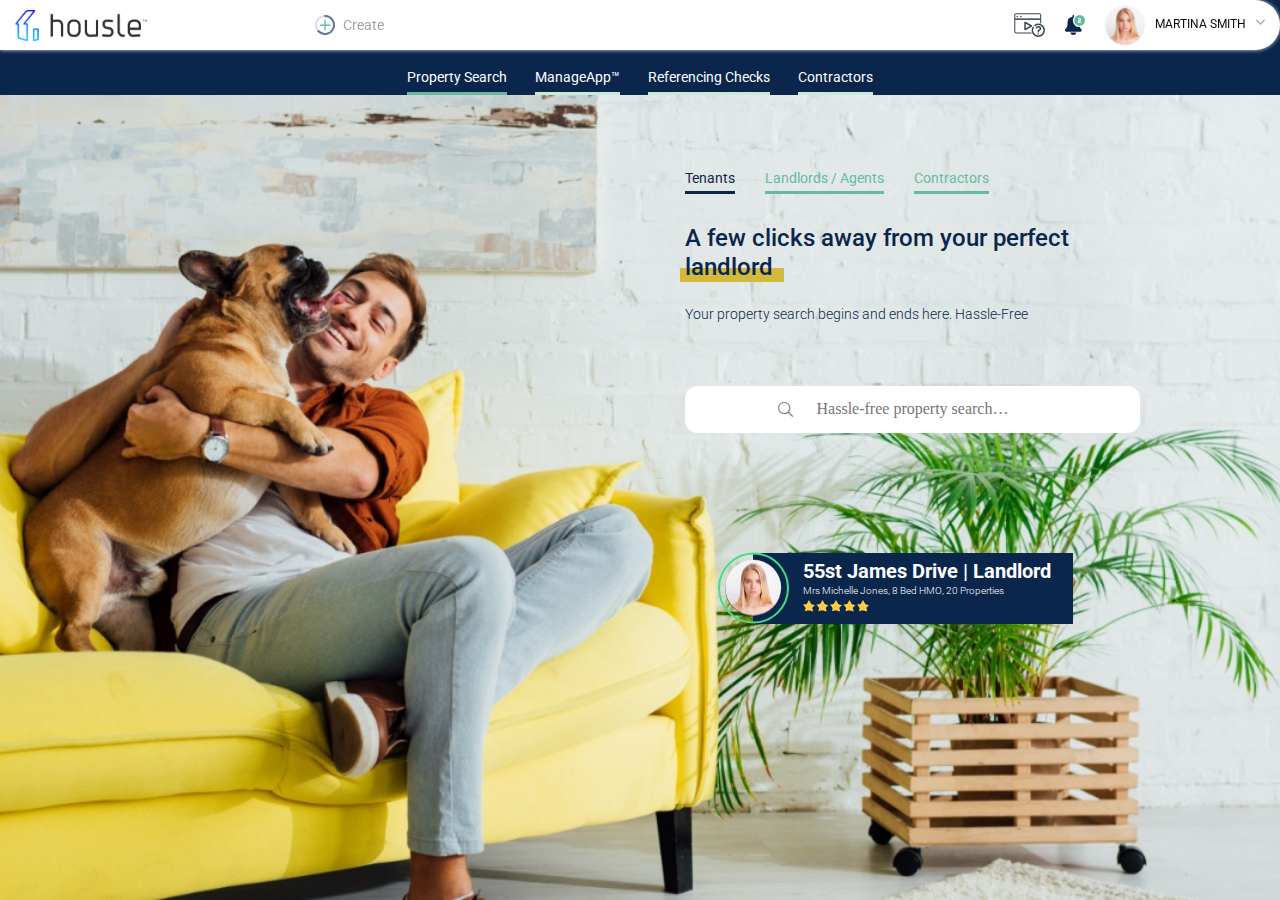
<file: tenacy-5.html>
<!doctype html>
<html lang="en">
   <head>
      <!--====== Required meta tags ======-->
      <meta charset="utf-8">
      <meta http-equiv="x-ua-compatible" content="ie=edge">
      <meta name="description" content="">
      <meta name="viewport" content="width=device-width, initial-scale=1, shrink-to-fit=no">
      <!--====== Title ======-->
      <title>Document</title>
      <!--====== Favicon Icon ======-->
      <link rel="shortcut icon" href="images/favicon.ico" type="image/png">
      <!--====== Bootstrap css ======-->
      <link rel="stylesheet" href="assets/css/bootstrap.min.css">
      <!--====== Fontawesome css ======-->
      <link rel="stylesheet" href="assets/css/all.min.css">
      <!--====== Plugins css ======-->
      <link rel="stylesheet" href="assets/css/nice-select.css">
      <link rel="stylesheet" href="assets/css/flatDatePicker.css">
      <!--====== Utilities css ======-->
      <link rel="stylesheet" href="assets/css/Util.css">
      <!--====== Main css ======-->
      <link rel="stylesheet" href="assets/css/main.css">
      <!--====== Responsive css ======-->
      <link rel="stylesheet" href="assets/css/responsive.css">
   </head>
   <body>

            <!-- Modal for video -->
            <div class="modal fade" id="exampleModal1" tabindex="-1" role="dialog" aria-labelledby="exampleModalLabel" aria-hidden="true">
               <div class="modal-dialog modal-design" role="document">
               <div class="modal-content">
                  <button type="button" class="close" data-dismiss="modal" aria-label="Close">
                     <span aria-hidden="true">X</span>
                     </button>
                  <div class="modal-body">
                     <div class="album-content-wrap">
                        <div class="row">
                           <div class="col-md-8">
                              <div class="album-play-field">
                                 <div class="page-title">
                                    <h2>Whats on the calendar</h2>
                                    <p>Add the property type which you will manage.  Not sure? <a href="">Get Help</a> </p>
                                 </div>
                                 <div class="play-wrap">
                                    <img src="assets/img/play-img.png" alt="">
                                 </div>
                              </div>
                           </div>
                           <div class="col-md-4">
                              <div class="album-play-list">
                                 <div class="play-list-item">
                                    <h4>Housle for contractors & trade</h4>
                                    <div class="play-list-img">
                                       <img src="assets/img/play-img.png" alt="">
                                    </div>
                                 </div> <!-- ./play-list-item -->
                                 <div class="play-list-item">
                                    <h4>Housle for contractors & trade</h4>
                                    <div class="play-list-img">
                                       <img src="assets/img/play-img.png" alt="">
                                    </div>
                                 </div> <!-- ./play-list-item -->
                                 <div class="play-list-item">
                                    <h4>Housle for contractors & trade</h4>
                                    <div class="play-list-img">
                                       <img src="assets/img/play-img.png" alt="">
                                    </div>
                                 </div> <!-- ./play-list-item -->
                                 <div class="play-list-item">
                                    <h4>Housle for contractors & trade</h4>
                                    <div class="play-list-img">
                                       <img src="assets/img/play-img.png" alt="">
                                    </div>
                                 </div> <!-- ./play-list-item -->
                                 <div class="play-list-item">
                                    <h4>Housle for contractors & trade</h4>
                                    <div class="play-list-img">
                                       <img src="assets/img/play-img.png" alt="">
                                    </div>
                                 </div> <!-- ./play-list-item -->
                                 <div class="play-list-item">
                                    <h4>Housle for contractors & trade</h4>
                                    <div class="play-list-img">
                                       <img src="assets/img/play-img.png" alt="">
                                    </div>
                                 </div> <!-- ./play-list-item -->
                                 <div class="play-list-item">
                                    <h4>Housle for contractors & trade</h4>
                                    <div class="play-list-img">
                                       <img src="assets/img/play-img.png" alt="">
                                    </div>
                                 </div> <!-- ./play-list-item -->
                                 <div class="play-list-item">
                                    <h4>Housle for contractors & trade</h4>
                                    <div class="play-list-img">
                                       <img src="assets/img/play-img.png" alt="">
                                    </div>
                                 </div> <!-- ./play-list-item -->
                                 <div class="play-list-item">
                                    <h4>Housle for contractors & trade</h4>
                                    <div class="play-list-img">
                                       <img src="assets/img/play-img.png" alt="">
                                    </div>
                                 </div> <!-- ./play-list-item -->
                                 <div class="play-list-item">
                                    <h4>Housle for contractors & trade</h4>
                                    <div class="play-list-img">
                                       <img src="assets/img/play-img.png" alt="">
                                    </div>
                                 </div> <!-- ./play-list-item -->
                              </div>
                           </div>
                        </div>
                     </div>
                  </div>
               </div>
               </div>
            </div>

            <header class="header-area style-2">
               <div class="container-fluid">
                  <div class="header-flex-wrap">
                     <a href="#" class="logo"><img src="assets/img/logo.svg" alt=""></a>
                     <div class="create-wrap">
                        <a href="#" class="create-btn"><img src="assets/img/create.svg" alt="">Create</a>
                        <div class="create-dropdown">
                           <a href="#" class="create-btn"><img src="assets/img/create.svg" alt="">Create</a>
                           <ul class="search-result-list cr-list">
                              <li class="active">
                                 <a href="#" class="content-adder">
                                    <div class="pff-img">
                                       <img src="assets/img/c-1.svg" alt="">
                                    </div>
                                    <span><strong>+ Add new property</strong></span>
                                 </a>
                              </li>
                              <li>
                                 <a href="#" class="content-adder">
                                    <div class="pff-img">
                                       <img src="assets/img/c-2.svg" alt="">
                                    </div>
                                    <span><strong>+ Add new tenant</strong></span>
                                 </a>
                              </li>
                              <li>
                                 <a href="#" class="content-adder">
                                    <div class="pff-img">
                                       <img src="assets/img/c-2.svg" alt="">
                                    </div>
                                    <span><strong>+ Add new owner/landlord</strong></span>
                                 </a>
                              </li>
                              <li>
                                 <a href="#" class="content-adder">
                                    <div class="pff-img">
                                       <img src="assets/img/c-3.svg" alt="">
                                    </div>
                                    <span><strong>+ Add new tenancy</strong></span>
                                 </a>
                              </li>
                              <li>
                                 <a href="#" class="content-adder">
                                    <div class="pff-img">
                                       <img src="assets/img/c-3.svg" alt="">
                                    </div>
                                    <span><strong>+ Add new account</strong></span>
                                 </a>
                              </li>
                              <li>
                                 <a href="#" class="content-adder">
                                    <div class="pff-img">
                                       <img src="assets/img/c-4.svg" alt="">
                                    </div>
                                    <span><strong>+ Add new task</strong></span>
                                 </a>
                              </li>
                              <li>
                                 <a href="#" class="content-adder">
                                    <div class="pff-img">
                                       <img src="assets/img/c-5.svg" alt="">
                                    </div>
                                    <span><strong>+ Add new Message</strong></span>
                                 </a>
                              </li>
                           </ul>
                           <div class="cancle-create">
                              <a href="#">Cancel</a>
                           </div>
                        </div>
                     </div>
                     <ul class="user-part style-2">
                        <li><a href="#" class="v-album" data-toggle="modal" data-target="#exampleModal1"><img src="assets/img/caset-icon.svg" alt=""></a></li>
                        <li><a href="#" class="notification"><img src="assets/img/bell.svg" alt=""></a></li>
                        <li><a href="#" class="user-pf"><img src="assets/img/user.png" alt=""><span>Martina smith</span><i class="fal fa-angle-down"></i></a></li>
                     </ul>
                  </div>
               </div>
            </header>
      <main>
         <div class="main-content-wrap">
           <ul class="secondary-menu">
              <li><a href="#" class="act-border active">Property Search</a></li>
              <li><a href="#" class="act-border">ManageApp™</a></li>
              <li><a href="#" class="act-border">Referencing Checks </a></li>
              <li><a href="#" class="act-border">Contractors</a></li>
           </ul>

           <div class="landlord-bg-wrap" style="background-image: url(assets/img/tenacy-bg.jpg);">
              <div class="row">
                 <div class="col-lg-6 offset-lg-6">
                     <div class="landlord-content-wrap">
                        <div class="tabContainer">
                           <nav>
                              <div class="nav nav-link-wrap style-2" id="nav-tab" role="tablist">
                                 <a class="nav-item nav-link active" id="tbOne-tab" data-toggle="tab" href="#tbOne" role="tab" aria-controls="nav-home" aria-selected="true">Tenants</a>
                                 <a class="nav-item nav-link" id="tbTwo-tab" data-toggle="tab" href="#tbTwo" role="tab" aria-controls="nav-profile" aria-selected="false">Landlords / Agents</a>
                                 <a class="nav-item nav-link" id="tbThree-tab" data-toggle="tab" href="#tbThree" role="tab" aria-controls="nav-contact" aria-selected="false">Contractors</a>
                              </div>
                           </nav>
                           <div id="nav-tabContent" class="tab-content">
                              <div class="tab-pane fade active show" id="tbOne" role="tabpanel" aria-labelledby="tbOne-tab">
                                 <div class="tb-content-wrap">
                                    <div class="l-tab-content">
                                       <h4 class="title-style-2">A few clicks away from your perfect  <br>
                                          landlord</h4>
                                       <p>Your property search begins and ends here.  Hassle-Free 
                                       </p>
                                       <div class="input-inside style-2">
                                          <input type="text" placeholder="Hassle-free property search…">
                                          <span class="sc-icon"><i class="fal fa-search"></i></span>
                                       </div>

                                       <div class="lanlord-pf-stamp">
                                          <div class="lanlord-pf-thumbnail">
                                             <img src="assets/img/lanlord.png" alt="">
                                          </div>
                                          <h4>55st James Drive | Landlord</h4>
                                          <p>Mrs Michelle Jones,  8 Bed HMO, 20 Properties </p>
                                          <div class="rating"><img src="assets/img/star.png" alt=""></div>
                                       </div>
                                    </div>
                                 </div>
                              </div>
                              <div class="tab-pane fade" id="tbTwo" role="tabpanel" aria-labelledby="tbTwo-tab">
                                 <div class="tb-content-wrap">
                                    ...
                                 </div>
                              </div>
                              <div class="tab-pane fade" id="tbThree" role="tabpanel" aria-labelledby="tbThree-tab">
                                 <div class="tb-content-wrap">
                                    ...
                                 </div>
                              </div>
                           </div>
                        </div>
                     </div>
                 </div>
              </div>
           </div>
         </div>
         <!-- ./main-content-wrap -->
      </main>
      <!--====== jquery js ======-->
      <script src="assets/js/vendor/modernizr-3.6.0.min.js"></script>
      <script src="assets/js/vendor/jquery-1.12.4.min.js"></script>
      <!--====== Bootstrap js ======-->
      <script src="assets/js/bootstrap.min.js"></script>
      <!--====== Plugins js ======-->
      <script src="assets/js/jquery.nice-select.min.js"></script>
      <script src="assets/js/flatDatePicker.js"></script>

      <script>
         $(".dateOne").flatpickr();
      </script>


      <!--====== Main js ======-->
      <script src="assets/js/main.js"></script>
   </body>
</html>
</file>
<file: assets/css/nice-select.css>
.nice-select {
  -webkit-tap-highlight-color: transparent;
  background-color: #fff;
  border-radius: 5px;
  border: solid 1px #e8e8e8;
  box-sizing: border-box;
  clear: both;
  cursor: pointer;
  display: block;
  float: left;
  font-family: inherit;
  font-size: 14px;
  font-weight: normal;
  height: 42px;
  line-height: 40px;
  outline: none;
  padding-left: 18px;
  padding-right: 30px;
  position: relative;
  text-align: left !important;
  -webkit-transition: all 0.2s ease-in-out;
  transition: all 0.2s ease-in-out;
  -webkit-user-select: none;
     -moz-user-select: none;
      -ms-user-select: none;
          user-select: none;
  white-space: nowrap;
  width: auto; }
  .nice-select:hover {
    border-color: #dbdbdb; }
  .nice-select:active, .nice-select.open, .nice-select:focus {
    border-color: #999; }
  .nice-select:after {
    border-bottom: 2px solid #999;
    border-right: 2px solid #999;
    content: '';
    display: block;
    height: 5px;
    margin-top: -4px;
    pointer-events: none;
    position: absolute;
    right: 12px;
    top: 50%;
    -webkit-transform-origin: 66% 66%;
        -ms-transform-origin: 66% 66%;
            transform-origin: 66% 66%;
    -webkit-transform: rotate(45deg);
        -ms-transform: rotate(45deg);
            transform: rotate(45deg);
    -webkit-transition: all 0.15s ease-in-out;
    transition: all 0.15s ease-in-out;
    width: 5px; }
  .nice-select.open:after {
    -webkit-transform: rotate(-135deg);
        -ms-transform: rotate(-135deg);
            transform: rotate(-135deg); }
  .nice-select.open .list {
    opacity: 1;
    pointer-events: auto;
    -webkit-transform: scale(1) translateY(0);
        -ms-transform: scale(1) translateY(0);
            transform: scale(1) translateY(0); }
  .nice-select.disabled {
    border-color: #ededed;
    color: #999;
    pointer-events: none; }
    .nice-select.disabled:after {
      border-color: #cccccc; }
  .nice-select.wide {
    width: 100%; }
    .nice-select.wide .list {
      left: 0 !important;
      right: 0 !important; }
  .nice-select.right {
    float: right; }
    .nice-select.right .list {
      left: auto;
      right: 0; }
  .nice-select.small {
    font-size: 12px;
    height: 36px;
    line-height: 34px; }
    .nice-select.small:after {
      height: 4px;
      width: 4px; }
    .nice-select.small .option {
      line-height: 34px;
      min-height: 34px; }
  .nice-select .list {
    background-color: #fff;
    border-radius: 5px;
    box-shadow: 0 0 0 1px rgba(68, 68, 68, 0.11);
    box-sizing: border-box;
    margin-top: 4px;
    opacity: 0;
    overflow: hidden;
    padding: 0;
    pointer-events: none;
    position: absolute;
    top: 100%;
    left: 0;
    -webkit-transform-origin: 50% 0;
        -ms-transform-origin: 50% 0;
            transform-origin: 50% 0;
    -webkit-transform: scale(0.75) translateY(-21px);
        -ms-transform: scale(0.75) translateY(-21px);
            transform: scale(0.75) translateY(-21px);
    -webkit-transition: all 0.2s cubic-bezier(0.5, 0, 0, 1.25), opacity 0.15s ease-out;
    transition: all 0.2s cubic-bezier(0.5, 0, 0, 1.25), opacity 0.15s ease-out;
    z-index: 9; }
    .nice-select .list:hover .option:not(:hover) {
      background-color: transparent !important; }
  .nice-select .option {
    cursor: pointer;
    font-weight: 400;
    line-height: 40px;
    list-style: none;
    min-height: 40px;
    outline: none;
    padding-left: 18px;
    padding-right: 29px;
    text-align: left;
    -webkit-transition: all 0.2s;
    transition: all 0.2s; }
    .nice-select .option:hover, .nice-select .option.focus, .nice-select .option.selected.focus {
      background-color: #f6f6f6; }
    .nice-select .option.selected {
      font-weight: bold; }
    .nice-select .option.disabled {
      background-color: transparent;
      color: #999;
      cursor: default; }

.no-csspointerevents .nice-select .list {
  display: none; }

.no-csspointerevents .nice-select.open .list {
  display: block; }
</file>
<file: assets/css/Util.css>
/* Deafult Margin & Padding */
/*-- Margin Top --*/
.mt-5 {
	margin-top: 5px;
}
.mt-10 {
	margin-top: 10px;
}
.mt-15 {
	margin-top: 15px;
}
.mt-20 {
	margin-top: 20px;
}
.mt-25 {
	margin-top: 25px;
}
.mt-30 {
	margin-top: 30px;
}
.mt-35 {
	margin-top: 35px;
}
.mt-40 {
	margin-top: 40px;
}
.mt-45 {
	margin-top: 45px;
}
.mt-50 {
	margin-top: 50px;
}
.mt-55 {
	margin-top: 55px;
}
.mt-60 {
	margin-top: 60px;
}
.mt-65 {
	margin-top: 65px;
}
.mt-70 {
	margin-top: 70px;
}
.mt-75 {
	margin-top: 75px;
}
.mt-80 {
	margin-top: 80px;
}
.mt-85 {
	margin-top: 85px;
}
.mt-90 {
	margin-top: 90px;
}
.mt-95 {
	margin-top: 95px;
}
.mt-100 {
	margin-top: 100px;
}
.mt-105 {
	margin-top: 105px;
}
.mt-110 {
	margin-top: 110px;
}
.mt-115 {
	margin-top: 115px;
}
.mt-120 {
	margin-top: 120px;
}
.mt-125 {
	margin-top: 125px;
}
.mt-130 {
	margin-top: 130px;
}
.mt-135 {
	margin-top: 135px;
}
.mt-140 {
	margin-top: 140px;
}
.mt-145 {
	margin-top: 145px;
}
.mt-150 {
	margin-top: 150px;
}
.mt-155 {
	margin-top: 155px;
}
.mt-160 {
	margin-top: 160px;
}
.mt-165 {
	margin-top: 165px;
}
.mt-170 {
	margin-top: 170px;
}
.mt-175 {
	margin-top: 175px;
}
.mt-180 {
	margin-top: 180px;
}
.mt-185 {
	margin-top: 185px;
}
.mt-190 {
	margin-top: 190px;
}
.mt-195 {
	margin-top: 195px;
}
.mt-200 {
	margin-top: 200px;
}
/*-- Margin Bottom --*/

.mb-5 {
	margin-bottom: 5px;
}
.mb-10 {
	margin-bottom: 10px;
}
.mb-15 {
	margin-bottom: 15px;
}
.mb-20 {
	margin-bottom: 20px;
}
.mb-25 {
	margin-bottom: 25px;
}
.mb-30 {
	margin-bottom: 30px;
}
.mb-35 {
	margin-bottom: 35px;
}
.mb-40 {
	margin-bottom: 40px;
}
.mb-45 {
	margin-bottom: 45px;
}
.mb-50 {
	margin-bottom: 50px;
}
.mb-55 {
	margin-bottom: 55px;
}
.mb-60 {
	margin-bottom: 60px;
}
.mb-65 {
	margin-bottom: 65px;
}
.mb-70 {
	margin-bottom: 70px;
}
.mb-75 {
	margin-bottom: 75px;
}
.mb-80 {
	margin-bottom: 80px;
}
.mb-85 {
	margin-bottom: 85px;
}
.mb-90 {
	margin-bottom: 90px;
}
.mb-95 {
	margin-bottom: 95px;
}
.mb-100 {
	margin-bottom: 100px;
}
.mb-105 {
	margin-bottom: 105px;
}
.mb-110 {
	margin-bottom: 110px;
}
.mb-115 {
	margin-bottom: 115px;
}
.mb-120 {
	margin-bottom: 120px;
}
.mb-125 {
	margin-bottom: 125px;
}
.mb-130 {
	margin-bottom: 130px;
}
.mb-135 {
	margin-bottom: 135px;
}
.mb-140 {
	margin-bottom: 140px;
}
.mb-145 {
	margin-bottom: 145px;
}
.mb-150 {
	margin-bottom: 150px;
}
.mb-155 {
	margin-bottom: 155px;
}
.mb-160 {
	margin-bottom: 160px;
}
.mb-165 {
	margin-bottom: 165px;
}
.mb-170 {
	margin-bottom: 170px;
}
.mb-175 {
	margin-bottom: 175px;
}
.mb-180 {
	margin-bottom: 180px;
}
.mb-185 {
	margin-bottom: 185px;
}
.mb-190 {
	margin-bottom: 190px;
}
.mb-195 {
	margin-bottom: 195px;
}
.mb-200 {
	margin-bottom: 200px;
}
/*-- Padding Top --*/

.pt-5 {
	padding-top: 5px;
}
.pt-10 {
	padding-top: 10px;
}
.pt-15 {
	padding-top: 15px;
}
.pt-20 {
	padding-top: 20px;
}
.pt-25 {
	padding-top: 25px;
}
.pt-30 {
	padding-top: 30px;
}
.pt-35 {
	padding-top: 35px;
}
.pt-40 {
	padding-top: 40px;
}
.pt-45 {
	padding-top: 45px;
}
.pt-50 {
	padding-top: 50px;
}
.pt-55 {
	padding-top: 55px;
}
.pt-60 {
	padding-top: 60px;
}
.pt-65 {
	padding-top: 65px;
}
.pt-70 {
	padding-top: 70px;
}
.pt-75 {
	padding-top: 75px;
}
.pt-80 {
	padding-top: 80px;
}
.pt-85 {
	padding-top: 85px;
}
.pt-90 {
	padding-top: 90px;
}
.pt-95 {
	padding-top: 95px;
}
.pt-100 {
	padding-top: 100px;
}
.pt-105 {
	padding-top: 105px;
}
.pt-110 {
	padding-top: 110px;
}
.pt-115 {
	padding-top: 115px;
}
.pt-120 {
	padding-top: 120px;
}
.pt-125 {
	padding-top: 125px;
}
.pt-130 {
	padding-top: 130px;
}
.pt-135 {
	padding-top: 135px;
}
.pt-140 {
	padding-top: 140px;
}
.pt-145 {
	padding-top: 145px;
}
.pt-150 {
	padding-top: 150px;
}
.pt-155 {
	padding-top: 155px;
}
.pt-160 {
	padding-top: 160px;
}
.pt-165 {
	padding-top: 165px;
}
.pt-170 {
	padding-top: 170px;
}
.pt-175 {
	padding-top: 175px;
}
.pt-180 {
	padding-top: 180px;
}
.pt-185 {
	padding-top: 185px;
}
.pt-190 {
	padding-top: 190px;
}
.pt-195 {
	padding-top: 195px;
}
.pt-200 {
	padding-top: 200px;
}
/*-- Padding Bottom --*/

.pb-5 {
	padding-bottom: 5px;
}
.pb-10 {
	padding-bottom: 10px;
}
.pb-15 {
	padding-bottom: 15px;
}
.pb-20 {
	padding-bottom: 20px;
}
.pb-25 {
	padding-bottom: 25px;
}
.pb-30 {
	padding-bottom: 30px;
}
.pb-35 {
	padding-bottom: 35px;
}
.pb-40 {
	padding-bottom: 40px;
}
.pb-45 {
	padding-bottom: 45px;
}
.pb-50 {
	padding-bottom: 50px;
}
.pb-55 {
	padding-bottom: 55px;
}
.pb-60 {
	padding-bottom: 60px;
}
.pb-65 {
	padding-bottom: 65px;
}
.pb-70 {
	padding-bottom: 70px;
}
.pb-75 {
	padding-bottom: 75px;
}
.pb-80 {
	padding-bottom: 80px;
}
.pb-85 {
	padding-bottom: 85px;
}
.pb-90 {
	padding-bottom: 90px;
}
.pb-95 {
	padding-bottom: 95px;
}
.pb-100 {
	padding-bottom: 100px;
}
.pb-105 {
	padding-bottom: 105px;
}
.pb-110 {
	padding-bottom: 110px;
}
.pb-115 {
	padding-bottom: 115px;
}
.pb-120 {
	padding-bottom: 120px;
}
.pb-125 {
	padding-bottom: 125px;
}
.pb-130 {
	padding-bottom: 130px;
}
.pb-135 {
	padding-bottom: 135px;
}
.pb-140 {
	padding-bottom: 140px;
}
.pb-145 {
	padding-bottom: 145px;
}
.pb-150 {
	padding-bottom: 150px;
}
.pb-155 {
	padding-bottom: 155px;
}
.pb-160 {
	padding-bottom: 160px;
}
.pb-165 {
	padding-bottom: 165px;
}
.pb-170 {
	padding-bottom: 170px;
}
.pb-175 {
	padding-bottom: 175px;
}
.pb-180 {
	padding-bottom: 180px;
}
.pb-185 {
	padding-bottom: 185px;
}
.pb-190 {
	padding-bottom: 190px;
}
.pb-195 {
	padding-bottom: 195px;
}
.pb-200 {
	padding-bottom: 200px;
}

/* Background Color */

.gray-bg {
	background: #f6f6f6;
}
.white-bg {
	background: #fff;
}
.black-bg {
	background: #222;
}
/* Color */

.white {
	color: #fff;
}
.black {
	color: #222;
}
/* black overlay */

[data-overlay] {
	position: relative;
}
[data-overlay]::before {
	background: #000 none repeat scroll 0 0;
	content: "";
	height: 100%;
	left: 0;
	position: absolute;
	top: 0;
	width: 100%;
	z-index: 1;
}
[data-overlay="3"]::before {
	opacity: 0.3;
}
[data-overlay="4"]::before {
	opacity: 0.4;
}
[data-overlay="5"]::before {
	opacity: 0.5;
}
[data-overlay="6"]::before {
	opacity: 0.6;
}
[data-overlay="7"]::before {
	opacity: 0.7;
}
[data-overlay="8"]::before {
	opacity: 0.8;
}
[data-overlay="9"]::before {
	opacity: 0.9;
}


/* cModal Css Start  */
.c-modal-outer-wrap {
	position: fixed;
	top: 0;
	left: 0;
	right: 0;
	z-index: 53;
	opacity: 0;
	transition: .5s;
	visibility: hidden;
	background: #ffffff52;
	bottom: 0;
}
.c-modal-outer-wrap.cModal-open {
	opacity: 1;
	visibility: visible;
	overflow-x: hidden;
	overflow-y: auto;
  }
  .c-modal-outer-wrap.cModal-open .c-modal-inner-wrap {
	transform: scale(1);
}
.c-modal-outer-wrap::after {
	position: fixed;
	background: #000;
	top: 0;
	left: 0;
	right: 0;
	bottom: 0;
	width: 100%;
	height: 100%;
	content: "";
	opacity: .5;
	z-index: 54;
	transition: .5s;
	cursor:pointer;
}
body.fixed-overlay {
	overflow: hidden;
}
.c-modal-inner-wrap {
	max-width: 800px;
	margin: auto;
	margin-top: 93px;
	transform: scale(.9);
	position: relative;
	z-index: 55;
	margin-bottom: 95px;
	transition: .5s;
}
.c-modal-header {
	padding: 15px;
	background: #fff;
	border-radius: 5px 5px 0 0;
	border-bottom: 1px solid #ddd;
	position: relative;
}
.c-modal-header h3 {
	margin-bottom: 0;
	font-size: 24px;
	font-weight: 600;
}
.cls-modal {
	position: absolute;
	right: 15px;
	top: 15px;
	display: inline-block;
	cursor: pointer;
  }
  .cls-modal i {
	font-size: 25px;
	color: #000;
  }
.c-modal-body {
	padding: 15px;
	background: #fff;
	border-radius: 0 0 5px 5px;
}
/* cModal Css End */
</file>
<file: assets/css/main.css>
/* Base Css Start  */
@import url('https://fonts.googleapis.com/css2?family=Roboto:wght@100;300;400;500;700;900&display=swap');
@import url('https://fonts.googleapis.com/css2?family=Poppins:wght@300;400;500;600;700;800;900&display=swap');
html {
	font-size: 62.5%;
}
 body {
	font-family: 'Roboto', sans-serif;
	font-weight: normal;
	font-style: normal;
	background-color: #EFF0F1;
}
.fix {
    overflow: hidden;
}

p {
	font-size: 1.6rem;
	font-weight: 400;
	line-height: 24px;
	color: #9D9FA2;
	margin-bottom: 0px;
}

h1,
h2,
h3,
h4,
h5,
h6 {
	font-family: 'Roboto', sans-serif;
	font-weight: 700;
	color: #333;
	margin-top: 0px;
}
h2 {
	font-size: 3.6rem;
}
h3 {
	font-size: 2.8rem;
}
h4 {
	font-size: 2.2rem;
}
h5 {
	font-size: 1.8rem;
}
h6 {
	font-size: 1.6rem;
}

a {
	font-size: 1.6rem;
}
.img {
	max-width: 100%;
	-webkit-transition: all 0.3s ease-out 0s;
	transition: all 0.3s ease-out 0s;
}

a:focus,
input:focus,
textarea:focus,
button:focus {
	text-decoration: none;
	outline: none;
}

a:focus,
a:hover{
	text-decoration: none;
}

span, a {
    display: inline-block;
}
ul,ol {
	margin: 0px;
	padding: 0px;
    list-style-type: none;
}
div[data-relative="yes"] {
	position: relative;
}
/* Base Css End */

/* offCanvasMenu css start */
.off-canvas-menu-wrap {
	position: fixed;
	right: 0;
	top: 0;
	width: 300px;
	height: 100%;
	background: #fff;
	z-index: 99999999;
	transform: translateX(300px);
	transition: .5s;
}
.off-canvas-menu-wrap.active {
	transform: translateX(0);
}
.off-canvas-menu {
	padding-left: 20px;
	padding-top: 50px;
	padding-right: 20px;
}
.off-canvas-menu li {
	border-bottom: 1px solid #cabfbf66;
	margin-bottom: 7px;
	padding-bottom: 6px;
}
.off-canvas-menu li a {
	color: #403b3b;
	font-size: 14px;
	transition: .3s;
	position: relative;
}
.off-canvas-overlay {
	background: #000;
	position: absolute;
	top: 0;
	left: 0;
	width: 100%;
	height: 100%;
	z-index: 10000000;
	opacity: 0;
	cursor: pointer;
	visibility: hidden;
	transition: .5s;
}
.off-canvas-overlay.active {
	opacity: .5;
	visibility: visible;
}
.cls-off-canvas-menu {
	position: absolute;
	top: 8px;
	left: 20px;
	color: #403b3b;
	font-size: 26px;
	cursor: pointer;
}
.toggle-bar i {
	color: #4285f4;
	font-size: 23px;
	cursor: pointer;
}
.toggle-bar {
	display:none;
}
/* offCanvasMenu menu css end */

/* header css start  */

.header-flex-wrap {
	display: flex;
	align-items: center;
  }
  .header-area {
	height: 50px;
	box-shadow: 0 0 4px #ddd;
	display: flex;
	align-items: center;
	justify-content: center;
	position: fixed;
	top: 0;
	left: 0;
	right: 0;
	z-index: 55;
	background: #fff;
	border-radius: 0 32px 32px 0;
}
  .logo {
	flex: 0 0 300px;
	max-width: 300px;
  }
  .user-part {
	flex: 0 0 250px;
	max-width: 250px;
	display: flex;
	align-items: center;
	justify-content: flex-end;
  }
  .create-wrap {
	flex: 0 0 calc(100% - 550px);
	position: relative;
	height: 50px;
	display: flex;
	align-items: center;
}
  .user-part li a {
	color: #080808;
	font-size: 12px;
	text-transform: uppercase;
	display: inline-block;
  }

  .create-btn {
	font-size: 14px;
	color: #A0A2A5;
	display: inline-block;
	display: flex;
	align-items: center;
	transition: .3s;
  }
  .create-btn:hover {
	  color: #0B264D;
  }
  .create-btn img {
	margin-right: 8px;
  }
  
.user-part li a i {
	font-size: 18px;
	margin-left: 10px;
	transform: translateY(1px);
	color: #A0A2A5;
  }
  .user-pf img {
	width: 40px;
	margin-right: 10px;
}
.user-part li:not(:first-child) {
	margin-left: 20px;
}
.create-dropdown {
	position: absolute;
	background: #fff;
	width: 255px;
	padding: 15px;
	border-radius: 5px;
	box-shadow: 0 0 5px #ddd;
	top: 100%;
	opacity: 0;
	visibility: hidden;
	left: 0;
	z-index: 1;
}
  .create-dropdown.show {
	  opacity: 1;
	  visibility: visible;
  }
  .create-list li a {
	color: #0B264D;
	font-size: 15px;
	display: inline-block;
  }
  .create-list li {
	display: block;
  }
  .create-list li:not(:last-child) {
	margin-bottom: 5px;
  }
  
.search-result-list.cr-list li a .pff-img {
	max-width: 22px;
	margin-right: 12px;
  }
  
.create-dropdown .create-btn {
	font-size: 24px;
	color: #A0A2A5;
	margin-bottom: 11px;
	padding-left: 10px;
  }
  .create-dropdown .create-btn img {
	width: 24px;
  }
  .search-result-list.cr-list li a {
	padding: 9px 15px;
}

.cancle-create {
	text-align: right;
	margin-top: 5px;
  }
  .cancle-create a {
	background: #DDDDDD;
	width: 38px;
	height: 20px;
	font-size: 10px;
	line-height: 20px;
	color: #fff;
	border-radius: 7px;
	font-weight: 500;
	text-align: center;
  }
/* header css end */

/* main-content-wrap css start  */
.sideMenu-wrap {
	position: fixed;
	top: 50px;
	background: #0B264D;
	width: 55px;
	height: 100%;
	z-index: 5;
}
  .sideMenu li a {
	display: block;
	text-align: center;
	transition: .3s;
	padding: 10px;
}
.sideMenu > li > a svg {
	pointer-events: none;
}
.sideMenu li:not(:last-child) {
	margin-bottom: 10px;
}
.sideMenu {
	padding-top: 30px;
	display: flex;
	flex-direction: column;
	height: 100%;
}
  .sideMenu li a svg path {
	stroke: #fff;
  }
  .sideMenu li {
	position: relative;
	cursor: pointer;
}

  .sideMenu li.active a {
	background: #EFF0F1;
  }
  .sideMenu li.active a svg path {
	stroke: #0B264D;
  }
  .sideMenu li.active a svg line {
	stroke: #0B264D;
}
.sideMenu li:nth-child(1).active a svg path,
.sideMenu li:nth-child(3).active a svg path {
	fill: #0B264D;
}






  .expand-menu {
	height: 100%;
	width: 250px;
	background: #fff;
	top: 50px;
	position: fixed;
	left: 55px;
	z-index: 53;
	box-shadow: 4px 0 8px #dddddd82;
	transform: rotateY(-90deg);
	transform-origin: 0 0;
	opacity: 0;
	visibility: hidden;
	transition: .4s ease-in;
}

.sideMenu > li > a {
	position: relative;
	transition: .3s;
  }
  .sideMenu > li.active > a::after {
	position: absolute;
	width: 22px;
	height: 30px;
	content: "";
	border-radius: 5px;
	border-width: 15px;
	border-style: solid;
	border-color: transparent #EFF0F1 transparent transparent;
	top: -13px;
	right: -3px;
	transition: .3s;
  }

  .sideMenu > li.active > a::before {
	position: absolute;
	width: 22px;
	height: 30px;
	content: "";
	border-radius: 5px;
	border-width: 15px;
	border-style: solid;
	border-color: transparent #EFF0F1 transparent transparent;
	bottom: -13px;
	right: -3px;
	transition: .3s;
  }




 .sideMenu li.active .expand-menu {
	transform: rotateY(0deg);
	opacity: 1;
	visibility: visible;
  }
  .expand-content-title {
	background: #66BAA0;
	height: 44px;
	font-size: 12px;
	color: #fff;
	font-weight: normal;
	text-align: center;
	display: flex;
	align-items: center;
	justify-content: center;
	margin-bottom: 0;
	position: relative;
}
.expand-content-title .close-expand {
	position: absolute;
	right: 5px;
	padding: 1px 8px;
	background: transparent;
	font-size: 16px;
	color: #fff;
	border: 0;
	cursor: pointer;
	z-index: 1;
}
  .sm-list li a {
	font-size: 14px;
	color: #A0A2A5;
	text-align: ;
	display: flex;
	align-items: center;
	justify-content: space-between;
	background: transparent !important;
	padding-left: 28px;
	padding-right: 15px;
  }
  .number-of-content {
	display: inline-block;
	background: #1A55A4;
	width: 38px;
	height: 20px;
	border-radius: 7px;
	color: #fff;
	font-size: 14px;
  }
  .sm-list li {
	margin-bottom: 0 !important;
  }
  .create-new-teanacy {
	color: #66BAA0;
	font-size: 12px;
	font-weight: bold;
  }
  .under-expand-content-wrap {
	display: flex;
	flex-direction: column;
	height: calc(100vh - 94px);
}
.btm-all-content {
	margin-top: auto;
	border-top: 1px solid #EFF0F1;
	padding-top: 10px;
}

.recent-activity li a {
	display: flex;
	align-items: center;
  }
  .actor {
	flex: 0 0 35px;
	max-width: 35px;
	margin-right: 15px;
  }
  .actor-text {
	color: #A0A2A5;
	font-size: 13px;
	white-space: nowrap;
  }
  .recent-activity li a {
	background: transparent !important;
	padding: 0 28px;
	padding-right: 15px;
	transition: .3s;
  }
  .recent-activity li a:hover .actor-text {
	opacity: .7;
}
  .recent-wrap h6 {
	font-size: 14px;
	color: #A0A2A5;
	margin-bottom: 14px;
	padding-left: 28px;
	font-weight: normal;
  }
  
.support {
	display: flex;
  }
  .support li a {
	color: #0B264D;
	background: transparent !important;
	font-size: 9px;
	display: inline-block;
	text-transform: uppercase;
  }
  .page-main-content {
	margin-top: 50px;
	margin-left: 55px;
	transition: .4s ease-in;
}
.page-main-content.shirnk {
	margin-left: 305px;
}
  .nav-link-wrap {
	background: #fff;
  }
  .nav-link-wrap a {
	color: #000;
	font-size: 14px;
	display: inline-block;
	position: relative;
	margin-left: 30px;
	padding: 0;
	padding: 5px 0px;
	padding-top: 18px;
	opacity: .5;
	transition: .3s;
  }
  .nav-link-wrap a::after {
	width: 100%;
	height: 3px;
	background: #66BAA0;
	content: "";
	boo: ;
	bottom: 0;
	position: absolute;
	left: 0;
  }
  .nav-link-wrap a.active {
	opacity: 1;
  }
  .right-sidebar-wrap {
	background: #1A55A4;
	width: 250px;
	padding: 20px;
	padding-bottom: 50px;
	position: relative;
	padding-top: 90px;
	box-shadow: -4px 0 8px #3c3a3a4a;
	transition: .3s;
}

  .left-right-flex-wrap {
	display: flex;
	overflow: hidden;
  }
  .left-right-flex-wrap.action .lf-main-content {
	flex: 0 0 100%;
	transition: .3s;
}
.left-right-flex-wrap.action .right-sidebar-wrap {
	transform: translateX(250px);
}
  .lf-main-content {
	flex: calc(100% - 250px);
	min-height: calc(100vh - 94px);
  }
  .right-sidebar-inner h2 {
	font-size: 24px;
	color: #fff;
	font-weight: 500;
	margin-bottom: 22px;
  }
  .right-sidebar-inner p {
	font-size: 14px;
	color: #fff;
	font-weight: 300;
	margin-bottom: 20px;
  }
  .side-list li {
	color: #fff;
	font-size: 14px;
	display: block;
	margin-bottom: 28px;
	padding-left: 30px;
	position: relative;
  }
  .side-list {
	counter-reset: step;
  }
  .side-list li::before {
	content: counter(step);
	counter-increment: step;
	color: #55576F;
	background: #fff;
	width: 18px;
	border: 1px solid #65BA9F;
	display: inline-block;
	height: 18px;
	display: flex;
	align-items: center;
	justify-content: center;
	position: absolute;
	top: 11px;
	transform: translateY(-50%);
	left: 0;
	border-radius: 50%;
	font-size: 14px;
}
.sub-list {
	padding-top: 8px;
}
.long-long-arrow {
	position: absolute;
	bottom: 30px;
	display: block;
  }
  .long-long-arrow img {
	max-width: 100%;
  }
  
.page-title h2 {
	color: #55576F;
	font-size: 24px;
	font-weight: 500;
	margin-bottom: 10px;
  }
  .page-title p {
	color: #9D9FA2;
	font-size: 14px;
	font-weight: 300;
  }
  .page-title p a {
	color: #1A55A4;
	font-weight: bold;
	font-size: 14px;
	display: inline-block;
  }
  .tb-content-wrap {
	padding: 30px;
  }
  .way-row {
	background: #fff;
	display: flex;
	align-items: center;
	padding: 10px;
	border-radius: 13px;
	margin-bottom: 20px;
	box-shadow: 0 5px 5px #0000001a;
	border: 2px solid #fff;
	cursor: pointer;
	transition: .3s;
}
  .way-row h4 {
	color: #55576F;
	font-size: 14px;
	font-weight: 500;
  }
  .way-row h4 span {
	display: block;
	color: #9D9FA2;
	font-size: 10px;
  }
  .way-row img {
	flex: 0 0 40px;
	margin-right: 10px;
  }
  .way-list-wrap {
	max-width: 330px;
	margin-left: auto;
	margin-right: auto;
	margin-top: 14%;
  }
  .way-row.active,
  .way-row:hover {
	border-color: #1A55A4;
	background: #EFF6FE;
}

.support li {
	position: relative;
	margin-bottom: 5px !important;
  }
  .support li:not(:last-child):after {
	height: 12px;
	width: 1px;
	background: #0B264D;
	content: "";
	position: absolute;
	right: 0;
	top: 50%;
	transform: translateY(-50%);
  }
  .support {
	padding-left: 28px;
	margin-bottom: 0 !important;
	margin-top: 30px;
}
.a-folder {
	background: #FF962D;
	width: 35px;
	height: 35px;
	display: flex;
	align-items: center;
	justify-content: center;
	border-radius: 7px;
	box-shadow: 0 0 9px #FF962D87;
  }
  .a-folder i {
	color: #fff;
  }

  .sideMenu li.setting {
	margin-top: auto;
  }
  .sideMenu-inner-wrap {
	height: calc(100% - 55px);
  }


.side-list li.check::before {
	content: "\f00c";
	font-family: 'Font Awesome 5 Pro';
	font-size: 11px;
	background: #65BA9F;
	color: #fff;
  }
  .side-list li.check {
	color: #CACACA;
  }
  .side-list li.active {
	color: #65BA9F;
  }
/* main-content-wrap css end */


/* property-view-20 page css start  */

.selection-input-wrap label {
	font-size: 14px;
	color: #A0A2A5;
	display: flex;
	align-items: center;
	margin-bottom: 7px;
	position: relative;
  }
  .selection-input-wrap label img {
	margin-right: 5px;
  }
  .selection-input-wrap label > img {
	position: absolute;
	left: -18px;
	top: 50%;
	transform: translateY(-50%);
}
  .selection-input input {
	width: 100%;
	height: 37px;
	border: 1px solid #66BAA0;
	border-radius: 13px;
	font-size: 11px;
	font-size: ;
	font-family: tahoma;
	padding: 1px 17px;
	padding-right: 65px;
  }
  .selection-input {
	position: relative;
  }
  .cancel-btn {
	position: absolute;
	top: 50%;
	transform: translateY(-50%);
	right: 9px;
	width: 38px;
	height: 20px;
	background: #DDDDDD;
	color: #fff;
	font-size: 10px;
	font-weight: 500;
	border-radius: 7px;
	display: flex;
	align-items: center;
	justify-content: center;
	cursor: pointer;
	z-index: 1;
  }
  .selection-input-wrap {
	margin-bottom: 18px;
	position: relative;
}
  .selection-input .nice-select {
	border: 1px solid #fff;
	height: 37px;
	width: 100%;
	color: #DDDDDD;
	font-size: 11px;
	font-family: tahoma;
	border-radius: 13px;
}
  .view-20-wrap {
	max-width: 730px;
	margin-left: auto;
	margin-right: auto;
	margin-top: 50px;
  }
  .selection-input-wrap.with-select {
	min-height: 62px;
}

.selection-input-wrap.with-select {
	min-height: 62px;
  }
  .cal-icon {
	position: absolute;
	top: 50%;
	transform: translateY(-50%);
	left: 10px;
	z-index: 1;
	background: #fff;
  }
  .selection-input-wrap.for-date .selection-input input {
	border-color: #fff;
	padding-left: 36px;
	padding-right: 15px;
	text-align: center;
	color: #DDDDDD;
	font-size: 11px;
	font-family: tahoma;
	text-transform: uppercase;
  }
  .selection-input.invalid input {
	border-color: #DE4545 !important;
  }
  .selection-input.invalid::after {
	content: "Invalid Answer";
	color: #DE4545;
	text-align: ;
	position: absolute;
	right: 0;
	font-size: 8px;
	bottom: -13px;
  }


  /* The container */
  .radioBtn {
	display: block;
	position: relative;
	margin-bottom: 12px;
	cursor: pointer;
	font-size: 22px;
	-webkit-user-select: none;
	-moz-user-select: none;
	-ms-user-select: none;
	user-select: none;
	font-family: poppins;
	font-size: 10px !important;
	font-weight: 300;
	padding-left: 0;
}
  
  /* Hide the browser's default radio button */
  .radioBtn input {
	position: absolute;
	opacity: 0;
	cursor: pointer;
  }
  
  /* Create a custom radio button */
  .checkmark {
	position: absolute;
	top: 14px;
	left: 50%;
	height: 14px;
	width: 14px;
	background-color: transparent;
	border-radius: 50%;
	border: 2px solid #D1DCEB;
	transform: translateX(-50%);
}
  
  /* When the radio button is checked, add a blue background */
  .radioBtn input:checked ~ .checkmark {
	background-color: transparent;
}
  
  /* Create the indicator (the dot/circle - hidden when not checked) */
  .checkmark:after {
	content: "";
	position: absolute;
	display: none;
  }
  
  /* Show the indicator (dot/circle) when checked */
  .radioBtn input:checked ~ .checkmark:after {
	display: block;
  }
  
  /* Style the indicator (dot/circle) */
  .radioBtn .checkmark::after {
	top: 50%;
	left: 50%;
	width: 12px;
	height: 12px;
	border-radius: 50%;
	background: #65BA9F;
	transform: translate(-50%, -50%);
}
  .radio-group {
	display: flex;
	align-items: center;
	margin-left: 15px;
	margin-top: -26px;
}
  .radio-group label.radioBtn {
	margin-right: 15px;
  }
  .radio-label {
	display: flex;
	align-items: center;
  }
.view-20-content {
	padding-right: 65px;
}
button.cmn-design {
	width: 19px;
	height: 19px;
	background: transparent;
	border: 1px solid #707070;
	border-radius: 50%;
	display: flex;
	text-align: center;
	line-height: 18px;
	color: #A7A9AD;
	font-size: 14px;
	padding: 0;
	justify-content: center;
	font-weight: bold;
}
  .p-counter {
	display: flex;
	align-items: center;
	position: relative;
  }
  .p-counter::after {
	content: "Tenants";
	font-size: 12px;
	color: #A7A9AD;
	font-weight: 300;
	position: absolute;
	top: -12px;
	left: 50%;
	transform: translateX(-50%);
}
  .final-value {
	border-top: 1px solid #e8eaf2;
	border-bottom: 1px solid #e8eaf2;
	height: 33px;
	width: 30px;
	text-align: center;
	line-height: 33px;
	color: #A7A9AD;
	font-size: 14px;
	font-weight: bold;
}
.tenantes-wrap {
	display: flex;
	align-items: center;
	margin-top: 25px;
}
  .tenantes-wrap > img {
	max-width: 30px;
	margin-right: 17px;
}
.tenantes-wrap .p-counter {
	transform: translateY(5px);
}

.edit-box-wrap {
	background: #fff;
	border: 1px solid #CACACA;
	border-radius: 13px;
	padding: 15px;
	position: relative;
	padding-top: 22px;
	max-height: 180px;
	overflow: hidden;
  }
  .edit-box-wrap p {
	color: #A7A9AD;
	font-size: 14px;
	font-weight: 300;
	height: 141px;
	text-overflow: ellipsis;
	overflow: hidden;
  }
  .edit-dropdown {
	position: absolute;
	right: 0;
	top: 0;
  }
  .edit-dropdown button {
	background: transparent;
	border: 0;
	padding: 2px 14px;
	font-size: 20px;
	color: #55576F;
  }
  
.focus-dropdown-content-wrap {
	background: #fff;
	border: 1px solid #7070707a;
	border-radius: 13px;
	position: absolute;
	top: 28px;
	width: 100%;
	padding: 15px;
	z-index: 2;
  }
  .search-result-list li a {
	display: flex;
	align-items: center;
	padding: 3px 10px;
	background: transparent;
	border-radius: 7px;
  }
  .search-result-list li.active a {
	background: #E9F1FE;
  }
  .search-result-list li a span {
	color: #A0A2A5;
	font-size: 13px;
	display: inline-block;
  }
  .pff-img {
	flex: 0 0 35px;
	max-width: 35px;
	margin-right: 10px;
  }
  .pff-img img {
	max-width: 100%;
	width: 100%;
  }
  .content-adder span strong {
	color: #66BAA0;
	font-weight: bold;
}
.search-result-list li:not(:last-child) {
	margin-bottom: 7px;
}

.search-input {
	background: #EFF0F1;
	height: 37px;
	border: 1px solid #EFF0F1;
	width: 100%;
	border-radius: 7px;
	padding-left: 35px;
	text-align: center;
	color: #000000;
	font-size: 11px;
	font-family: tahoma;
  }
  .dropdown-search-field {
	position: relative;
	margin-bottom: 15px;
  }
  .transparent-search-icon {
	position: absolute;
	top: 50%;
	transform: translateY(-50%);
	left: 10px;
	color: #BBBBBB;
	font-size: 15px;
	cursor: pointer;
	z-index: 1;
  }
/* property-view-20 page css end */

/* property-view-22 page css start  */
	.view-20-wrap.wrap-22 {
		max-width: 1190px;
	}
	.break-rw {
		min-height: 84px;
	}
	.view-20-wrap.wrap-22 .view-20-content {
		padding-right: 10px;
	}
	.selection-input-wrap.width-75 {
		max-width: 485px;
	}
/* property-view-22 page css end */

/* property-view-24 page css start  */
.guaranter-row {
	display: flex;
	align-items: center;
	flex-wrap: wrap;
}
  .guaranter-row .selection-input-wrap {
	margin-right: 20px;
  }
  .add-guaranter-btn a {
	color: #66BAA0;
	font-size: 12px;
	font-weight: bold;
	display: inline-block;
	margin-top: 10px;
  }
  .selection-input-wrap.width-f-80 {
	flex: 0 0 80px;
}
.selection-input-wrap.width5 {
	max-width: 432px;
}
.selection-input-wrap.width-f-80 .selection-input input {
	padding: 4px;
	text-align: center;
}

.sub-list li::before {
	content: none;
  }
  .sub-list li {
	margin-bottom: 5px;
	font-weight: 300;
	font-size: 14px;
  }
  .side-list li.check ul.sub-list li {
	color: #CACACA;
}
/* property-view-24 page css end */

/* property-view-23 page css start  */

.thing-count-board {
	display: flex;
	justify-content: center;
	align-items: flex-end;
	background: #fff;
	border-radius: 13px;
	padding: 30px 15px;
	box-shadow: 0 5px 5px #ddd;
  }
  .thing-wrap {
	display: flex;
	align-items: center;
  }
  .thing-img img {
	max-width: 100%;
  }
  .thing-img {
	margin-right: 12px;
  }
  .thing-wrap {
	margin: 0 25px;
  }
  .thing-wrap.one .p-counter::after {
	content: "Bedrooms";
  }
  .thing-wrap.three .p-counter::after {
	content: "Kitchens";
}
.table.rent-table tr td {
	color: #55576F;
	font-size: 14px;
	padding: 12px 15px;
}
  .table.rent-table thead tr {
	background: #1A55A4;
  }
  .table.rent-table thead tr th {
	color: #fff;
	font-size: 14px;
	font-weight: 400;
	height: 65px;
	vertical-align: middle;
	padding: 5px 15px;
}
.radio-group.in-tb {
	margin-top: 0;
	margin-left: 0;
	justify-content: center;
	padding-left: 15px;
}

.tb-head .radio-group {
	margin-top: 0;
	margin-left: auto;
	margin-right: auto;
	justify-content: center;
	padding-left: 15px;
  }
  .tb-head {
	text-align: center;
  }
  .rent-table-wrap {
	max-width: 90%;
	margin-left: auto;
	margin-right: auto;
}

.next-btn {
	background: #1A55A4;
	color: #fff;
	font-size: 12px;
	padding: 5px 15px;
	border-radius: 7px;
  }
  .next-btn:hover {
	color: #fff;
  }
  .table.rent-table tbody tr td {
	border-top: 1px solid #C8CBCE;
  }
  
.rent-price {
	position: relative;
  }
  .rent-hober-des {
	position: absolute;
	background: #fff;
	padding: 14px 15px;
	width: 300px;
	right: 0;
	padding-left: 35px;
	z-index: 5;
}
  .rent-hober-des span {
	display: block;
	color: #203459;
	font-size: 16px;
	margin-bottom: 5px;
  }
  .rent-hober-des p {
	font-size: 11px;
	line-height: 17px;
  }
  .rent-hober-des::before {
	content: "";
	width: 11px;
	height: 11px;
	background: #1A55A4;
	position: absolute;
	border-radius: 50%;
	left: 14px;
	top: 17px;
  }
  
.cross-x {
	color: #DE4545 !important;
	font-size: 12px !important;
	position: absolute;
	right: 10px;
	top: 6px;
	cursor: pointer;
	width: 15px;
	text-align: right;
  }
  .rent-hober-des a.next-btn {
	background: #DDDDDD;
	display: block;
	max-width: 122px;
	margin-left: auto;
	margin-top: 5px;
  }
  .view-23-wrap {
	margin-top: 45px;
}

.rent-input input {
	width: 60px;
	color: #55576F;
	border: 0;
	height: auto;
	background: transparent;
	margin-left: 10px;
	font-size: 14px;
  }
  .rent-input {
	position: relative;
  }
  .fra-sign {
	position: absolute;
	left: 0;
	top: 47%;
	transform: translateY(-50%);
  }
  .sidebar-tgl-btn {
	position: absolute;
	top: 2px;
	left: -36px;
	color: #1A55A4;
	font-size: 22px;
	cursor: pointer;
	z-index: 1;
	opacity: 0;
	visibility: hidden;
}
/* property-view-23 page css end */


/* calendar-8 page css start  */
.grid-calendar {
	min-width: 320px;
  }
  .grid-calendar .row {
	margin: 0;
  }
  .grid-calendar .calendar-week .grid-cell {
	background-color: #fff;
	border-right: 1px solid #EFF0F1;
	border-bottom: 1px solid #EFF0F1;
}
  .grid-calendar .calendar-week-header .grid-cell > div > div {
	padding-bottom: 10px;
	height: auto;
  }
  .grid-calendar .grid-cell {
	display: inline-block;
	float: left;
	min-height: 1px;
	padding: 0;
	position: relative;
	width: 14.2857142857%;
  }
  .grid-calendar .grid-cell.previous-month {
	color: #a6a6a6;
  }
  .grid-calendar .grid-cell.next-month {
	background-color: transparent;
}
  .grid-calendar .grid-cell > div {
	display: flex;
	width: 100%;
}
  .grid-calendar .calendar-week-header div div span {
	color: #9D9FA2;
	font-size: 14px;
	font-family: Roboto;
}
.grid-calendar .calendar-week div div span {
	color: #707070;
	font-size: 14px;
	font-family: roboto;
	font-weight: 500;
}
.calendar-box {
	background: #fff;
	padding: 60px;
	padding-top: 40px;
}
  .calendar-wrapper-box {
	padding-top: 25px;
  }
  .grid-calendar .grid-cell > div > div {
	min-height: 140px;
	max-height: 145px;
	padding: 10px;
	padding-top: 8px;
}
.grid-calendar .grid-cell.next-month div span {
	color: #9D9FA2;
	font-weight: 300;
}

.grid-calendar .calendar-week .grid-cell:last-child {
	border-right: 0;
  }
  .grid-calendar-week .row.calendar-week:last-child .grid-cell {
	border-bottom: 0;
  }
  .grid-calendar .row.calendar-week:last-child .grid-cell {
	border-bottom: 0;
  }

  .row.calendar-week-header .grid-cell div div {
	height: auto;
	min-height: auto;
	border-right: 1px solid #EFF0F1;
	width: 100%;
	border-bottom: 1px solid #EFF0F1;
	text-align: center;
  }
  .row.calendar-week-header .grid-cell:last-child div div {
	border-right: 0;
  }
  
.cal-nav-btn {
	display: flex;
	justify-content: center;
	align-items: center;
  }
  .cal-nav-btn button {
	background: none;
	border: 0;
  }
  .cal-nav-btn span {
	color: #55576F;
	font-size: 14px;
	font-weight: bold;
	padding: ;
	min-width: 150px;
	text-align: center;
	margin: 10px 0;
  }
  .cal-navigate-bar {
	position: relative;
	margin-bottom: 22px;
}
  .month-week-switch-btn {
	position: absolute;
	right: 60px;
	top: 10px;
	border: 1px solid #EFF0F1;
	border-radius: 30px;
	width: 85px;
	display: flex;
	justify-content: space-between;
	height: 22px;
	align-items: center;
  }
  .month-week-switch-btn button {
	font-size: 11px;
	color: #9D9FA2;
	font-weight: 300;
	background: none;
	border: 0;
	height: 100%;
	width: 50%;
	display: flex;
	align-items: center;
	padding: 0;
	text-align: center;
	justify-content: center;
}
  .month-week-switch-btn button:first-child {
	border-radius: 30px 0 0 30px;
  }
  .month-week-switch-btn button:last-child {
	border-radius: 0 30px 30px 0;
  }
  .month-week-switch-btn button.active {
	background: #EFF0F1;
}

.evnt-list li {
	color: #9D9FA2;
	font-size: 10px;
	display: flex;
	align-items: center;
	margin-bottom: 5px;
  }
  .dott {
	width: 5px;
	height: 5px;
	background: #1A55A4;
	border-radius: 50%;
  }
  .evnt-list li span {
	margin-right: 5px;
  }
  .evnt-list {
	margin-top: 10px;
  }
  .dott.yellow-bg {
	background: #EDDE8D;
  }
  .dott.pink-bg {
	background: #FC6C9D;
  }
  .user-part.style-2 {
	flex: 0 0 260px;
	max-width: 260px;
}
.header-area.style-2 .create-wrap {
	flex: 0 0 calc(100% - 560px);
}
.right-sidebar-wrap.event-sidebar {
	background: #fff;
	padding-top: 10px;
	padding-left: 30px;
}
  .s-tertiary-title {
	color: #55576F;
	font-size: 24px;
	font-weight: 600;
	margin-bottom: 24px;
  }

  .selection-input.style-3 input ,.selection-input.style-3 textarea {
	background: #EFF0F1;
	border: 0;
	text-align: center;
	padding: 2px 15px;
	font-size: 11px;
	font-family: tahoma;
	height: 30px;
  }
  .selection-input.style-3 textarea {
	border-radius: 13px;
	height: 100px;
	padding-top: 10px;
	text-align: left;
	width: 100%;
}
  .selection-input.style-3 {
	margin-bottom: 10px;
  }
  .selection-input-wrap.style-3 {
	margin-bottom: 10px;
  }
  .add-property-btn {
	width: 100%;
	background: #EFF0F1;
	border: 0;
	height: 30px;
	font-size: 11px;
	font-family: tahoma;
	border-radius: 13px;
	color: #DDDDDD;
  }
  .selection-input.style-3 input[type="date"] {
	color: #DDDDDD;
  }

  .radioBtn.style-2 .checkmark {
	width: 16px;
	height: 16px;
	border: 1px solid #1A55A4;
	top: -22px;
  }
  .radioBtn.style-2 .checkmark ~ input:checked::after {
	background: red;
  }
  .radioBtn.style-2 .checkmark::after {
	background: #1A55A4;
	width: 100%;
	height: 100%;
  }
  .recurring-event-wrap {
	display: flex;
	align-items: center;
	justify-content: space-between;
  }
  .radioBtn.style-2 {
	font-size: 14px !important;
	color: #9D9FA2;
	font-weight: 300;
	margin-bottom: 0;
	margin-top: 35px;
  }
  .create-row {
	display: flex;
	align-items: center;
	justify-content: space-between;
	margin: 24px 0;
  }
  .create-colors span {
	width: 16px;
	height: 16px;
	background: #1A55A4;
	border-radius: 50%;
	display: inline-block;
  }
  .create-colors span:not(:last-child) {
	margin-right: 6px;
  }
  .create-e-btn {
	width: 38px;
	height: 20px;
	border-radius: 7px;
	background: #1A55A4;
	border: 0;
	color: #fff;
	font-size: 10px;
	font-weight: 500;
	padding: 0;
	text-align: center;
	line-height: 20px;
  }
  .todays-event-wrap h4 {
	font-size: 14px;
	color: #A0A2A5;
	margin: 0;
	display: flex;
	align-items: center;
	margin-bottom: 15px;
	font-weight: normal;
}
  .todays-event-wrap h4 img {
	width: 15px;
	margin-right: 10px;
  }
  .evnt-list.style-2 li {
	color: #707070;
	position: relative;
	padding-left: 25px;
	margin-bottom: 12px;
  }
  .evnt-list.style-2 li p {
	color: #707070;
	font-size: 11px;
	font-family: tahoma;
	line-height: 1.4;
	margin-bottom: 0;
  }
  .evnt-list.style-2 li p span {
	display: block;
	color: #1A55A4;
	font-family: tahoma;
  }
  .evnt-list.style-2 li .dott {
	position: absolute;
	left: 4px;
	top: 6px;
	width: 7px;
	height: 7px;
  }

.c-1 {
  background: #D159F2 !important;
}
.c-2 {
  background: #22DEA0 !important;
}
.c-4 {
  background: #FC6C9D !important;
}
.c-5 {
  background: #EDDE8D !important;
}
.recurring-outer h4 {
  font-size: 14px;
  color: #9D9FA2;
  font-weight: normal;
  marign-b: ;
  margin-bottom: 10px;
}
.recurring-outer {
  padding-top: 20px;
}
.modal-design {
	max-width: 745px;
}

.play-list-img img {
	max-width: 100%;
	width: 100%;
  }
  .play-list-item h4 {
	font-size: 13px;
	font-weight: 500;
	color: #55576F;
	margin-bottom: 5px;
  }
  .album-play-list {
	overflow-y: scroll;
	max-height: 375px;
	scrollbar-width: thin;
}
  .play-wrap img {
	max-width: 100%;
	width: 100%;
  }
  .album-play-field {
	padding-right: 20px;
  }
  .album-play-field .page-title {
	margin-bottom: 35px;
  }
  .modal-design button.close {
	color: #DE4545;
	font-size: 12px;
	opacity: 1;
	width: 15px;
	height: 15px;
	cursor: pointer;
	position: absolute;
	right: 10px;
	z-index: 5;
	top: 10px;
}
.modal-dialog.modal-design .modal-body {
	padding: 15px;
	padding-right: 35px;
}
.play-list-item {
	margin-bottom: 15px;
}
.modal-dialog.modal-design .modal-content {
	border-radius: 0;
	border: 0;
}
/* calendar-8 page css end */

/* existing-tenant page css start  */

.view-20-content.tenant.bdr-right {
	position: relative;
	height: 100%;
  }
.bdr-right::after {
	width: 2px;
	height: 80%;
	background: #707070;
	content: "";
	position: absolute;
	right: 0;
	top: 50%;
	transform: translateY(-50%);
  }
.tenant {
	width: 80%;
	margin: auto;
	padding: 0;
}
.tenant .page-title {
	margin-bottom: 40px;
	margin-left: -40px;
	margin-top: 15px;
}

.upload-btn input[type="file"] {
	position: absolute;
	opacity: 0;
  }
  .upload-btn {
	position: relative !important;
	overflow: hidden;
	display: block !important;
	width: 117px;
	height: 114px;
	cursor: pointer;
  }
  .upload-btn img {
	max-width: 100%;
	width: 100%;
	margin: 0 !important;
	position: unset !important;
	transform: translate(0) !important;
	border: 1px dashed #C8C8C8;
	border-radius: 7px;
  }
/* existing-tenant page css end */

/* message page css start  */

.left-right-flex-wrap.full-w {
	display: block;
  }
  .message-flex-wrap {
	display: flex;
	background: #fff;
  }
  .left-message-notification {
	width: 320px;
  }
  .newMessage {
	color: #66BAA0;
	font-size: 12px;
	font-weight: bold;
	display: inline-block;
  }
  .new-message-row {
	margin-bottom: 15px;
  }
  .sms-noti-list li a {
	display: flex;
  }
  .sms-member {
	display: flex;
  }
  .member-name h4 {
	font-size: 14px;
	font-weight: normal;
	color: #000000;
	margin-bottom: 5px;
  }
  .member-name p {
	font-size: 11px;
	color: #CACACA;
	font-weight: normal;
	line-height: 16px;
  }
  .member-img img {
	max-width: 26px;
	width: 100%;
	margin-right: 10px;
  }
  .messase-status {
	width: 20px;
	text-align: center;
	margin-right: 8px;
  }
  .u-icn {
	position: relative;
	margin-bottom: 2px;
  }
  .u-icn::after {
	content: "";
  }
  .sms-noti-list {
	padding: 0 20px;
  }
  .sms-noti-list li {
	border-bottom: 1px solid #EFF0F1;
	padding: 10px 0;
  }
  .member-img {
	flex: 0 0 26px;
	max-width: 26px;
	margin-right: 10px;
  }
  
.add-recipient-row {
	font-size: 13px;
	color: #A0A2A5;
	font-weight: normal;
	display: flex;
	align-items: center;
	padding: 15px;
  }
  .add-reci li a {
  }
  #addRecipi {
	font-size: 12px;
	font-weight: bold;
	color: #66BAA0;
	display: inline-block;
	margin-left: 5px;
	margin-right: 5px;
  }
  .add-recipient-row i {
	margin-left: 4px;
	font-size: 14px;
  }
  .sms-right-field-wrap {
	border-left: 1px solid #EFF0F1;
	flex: 0 0 calc(100% - 320px);
  }
  .chat-scroll-field {
	padding: 20px;
	max-height: 380px;
	overflow-y: scroll;
	scrollbar-width: thin;
}
  .chat-holder {
	background: #EDF7E7;
	border-radius: 0 19px 0 19px;
	padding: 12px 40px;
	position: relative;
	margin: 25px 0;
  }
  .chat-holder p {
	font-size: 13px;
	color: #A0A2A5;
	font-weight: 400;
  }
  .chat-sender {
	position: absolute;
	border: 2px solid #45DE82;
	width: 35px;
	height: 35px;
	border-radius: 100%;
	display: flex;
	align-items: center;
	justify-content: center;
	padding: 3px;
	background: transparent;
	top: -10px;
	left: -10px;
  }
  .chat-holder.left {
	margin-bottom: 45px;
  }
  .chat-holder.right {
	margin-bottom: 45px;
	border-radius: 19px 0 19px 0;
	background: #F7F7F7;
}
.chat-holder.right p {
	color: #A0A2A5;
}
  .chat-holder.right .chat-sender {
	left: auto;
	right: -10px;
  }
  .email-subjet-row {
	display: grid;
	grid-template-columns: auto 150px;
	align-items: center;
	border-bottom: 1px solid #EFF0F1;
	padding: 0 15px;
  }
  .chat-holder p:not(:last-child) {
	margin-bottom: 15px;
}
  .email-subject input {
	width: 100%;
	font-size: 11px;
	color: #CACACA;
	text-transform: uppercase;
	padding: 0 15px;
	height: 35px;
	border: 0;
	box-shadow: 0 3px 4px #00000014;
  }
  #emailTemplate {
	color: #66BAA0;
	font-size: 12px;
	font-weight: bold;
	display: block;
	text-align: center;
  }
  #emailTemplate i {
	color: #707070;
	font-size: 15px;
	vertical-align: middle;
	margin-left: 2px;
  }
  .email-body textarea {
	width: 100%;
	border: 0;
	font-size: 11px;
	color: #CACACA;
	padding: 15px;
	height: 150px;
  }
  .send-sms-btn {
	text-align: right;
	padding: 20px 15px;
  }
  .send-sms-btn a {
	background: #1A55A4;
	width: 60px;
	border-radius: 7px;
	color: #fff;
	font-size: 10px;
	position: relative;
	text-align: center;
	line-height: 24px;
	height: 24px;
  }
  .send-sms-btn a img {
	margin-right: 3px;
  }
  .email-body {
	padding: 0 15px;
  }
  .pg-backbtn {
	position: absolute;
	bottom: 0px;
	right: 0;
	z-index: 1;
	background: #1A55A4;
	width: 80px;
	height: 50px;
	display: flex;
	align-items: center;
	justify-content: center;
}
.left-right-flex-wrap.full-w .tb-content-wrap {
	padding-right: 0;
}
.focus-dropdown-content-wrap.used-for-recipient {
	width: 350px;
	top: 0;
	left: 4px;
	display: none;
}
.focus-dropdown-content-wrap.used-for-recipient.show {
	display: block;
}
.add-reci li {
	position: relative;
}

.used-for-recipient .search-result-list li a {
	position: relative;
  }
  .used-for-recipient .search-result-list li a.prospective::after {
	content: "Prospective";
	background: #DE9D45;
	width: 47px;
	height: 20px;
	font-size: 8px;
	color: #fff;
	border-radius: 7px;
	line-height: 20px;
	text-align: center;
	position: absolute;
	right: 15px;
  }

  .email-template {
	position: relative;
  }
  .focus-dropdown-content-wrap.used-for-e-template {
	width: 250px;
	right: 100%;
	top: -50px;
	z-index: 1;
	display: none;
  }
  .focus-dropdown-content-wrap.used-for-e-template.show {
	  display: block;
  }
  .used-for-e-template .search-result-list li:not(:last-child) a img {
	width: 18px;
	transform: translateX(5px);
}
.used-for-e-template .search-result-list li a {
	min-height: 40px;
}
.u-icn span {
	font-size: 8px;
	color: #66BAA0;
	position: absolute;
	display: inline-block;
	right: 0;
	top: -5px;
}

.input-inside input ,.input-inside textarea {
	width: 100%;
	height: 45px;
	border: 1px solid #707070;
	padding: 0 15px;
	font-size: 17px;
	color: #55576F;
  }
  .input-inside textarea {
	height: 150px;
  }
  .input-inside {
	margin-bottom: 20px;
  }
  .save-btn {
	text-align: right;
  }
  .save-btn a {
	background: #66BAA0;
	width: 60px;
	height: 20px;
	border-radius: 7px;
	text-align: center;
	line-height: 20px;
	color: #fff;
	font-size: 11px;
  }
/* message page css end */

/* tenacy-5 page css start  */

.secondary-menu {
	background: #0B264D;
	padding-top: 60px;
	display: flex;
	align-items: center;
	justify-content: center;
  }
  .secondary-menu li a {
	color: #fff;
	font-size: 14px;
	font-family: roboto;
	display: inline-block;
	padding: 7px 0;
	margin: 0 14px;
  }

  .act-border {
	position: relative;
  }
  .act-border::after {
	width: 100%;
	height: 3px;
	background: #C4ECD6;
	content: "";
	position: absolute;
	bottom: 0;
	left: 0;
	transition: .3s;
  }
  .act-border.active::after {
	background: #66BAA0;
}

.landlord-bg-wrap {
	background-size: cover;
	background-position: center;
	overflow: hidden;
	min-height: calc(100vh - 95px);
	padding-left: 110px;
	padding-right: 110px;
  }

  .nav-link-wrap.style-2 {
	background: transparent;
  }
  .nav-link-wrap.style-2 a {
	color: #66BAA0;
	opacity: 1;
  }
  .nav-link-wrap.style-2 a.active {
	color: #0B264D;
  }
  .nav-link-wrap.style-2 a.active::after {
	background: #0B264D;
  }
  
.lanlord-pf-stamp {
	background: #0B264D;
	position: relative;
	padding-left: 50px;
	height: 71px;
	max-width: 320px;
	margin-left: auto;
	margin-right: auto;
  }
  .lanlord-pf-stamp h4 {
	color: #fff;
	font-size: 20px;
	margin-bottom: 0;
	padding-top: 6px;
  }
  .lanlord-pf-stamp p {
	font-size: 10px !important;
	color: #fff !important;
	line-height: 1.6;
}
  .lanlord-pf-thumbnail {
	position: absolute;
	left: -35px;
	top: 50%;
	transform: translateY(-50%);
  }
  .lanlord-pf-thumbnail img {
	border: 2px solid #45DE82;
	border-radius: 50%;
	padding: 5px;
  }
  .input-inside.style-2 input {
	background: ;
	border: 0;
	border-radius: 13px;
	height: 47px;
	text-align: center;
	font-size: 16px;
	font-family: tahoma;
	color: #3A4653;
  }
  .input-inside.style-2 {
	position: relative;
  }
  .sc-icon {
	position: absolute;
	top: 52%;
	transform: translateY(-50%);
	left: calc(50% - 135px);
	color: #707070;
	font-weight: bold;
	font-size: 15px;
  }
  .l-tab-content .input-inside.style-2 {
	margin-top: 60px;
	margin-bottom: 120px;
  }
  
.title-style-2 {
	color: #0B264D;
	font-size: 24px;
	font-weight: 500;
	position: relative;
	z-index: 1;
	margin-bottom: 20px;
  }
  .title-style-2::after {
	width: 104px;
	height: 14px;
	background: #D3BA3D;
	content: "";
	position: absolute;
	bottom: 0;
	left: -5px;
	z-index: -1;
  }
  .l-tab-content p {
	font-size: 14px;
	color: #0B264D;
	font-weight: 300;
  }
  .landlord-content-wrap {
	padding-top: 55px;
}
/* tenacy-5 page css end */

/* tenacy-4 page css start  */
.lf-main-content.full-w {
	flex: none;
	width: 100%;
}
.tenacy-dashboard-wrap {
	padding: 0 40px;
	display: grid;
	grid-template-columns: 1fr 1fr;
	margin-top: 40px;
	grid-column-gap: 55px;
	grid-row-gap: 90px;
	max-height: 525px;
	overflow-y: scroll;
	padding-top: 60px;
	scrollbar-width: thin;
	scrollbar-color: #DCD9D3 #fff;
}
  .tenacy-dashboard {
	background: #fff;
	border: .5px solid #CACACA;
	border-radius: 12px;
	position: relative;
  }
  .te-img {
	position: absolute;
	left: 50%;
	transform: translateX(-50%);
	top: -55px;
	width: 90px;
	z-index: 1;
  }
  .t-d-top {
	padding: 12px;
	border-bottom: .5px solid #CACACA;
  }
  .t-d-option {
	display: flex;
	align-items: center;
	justify-content: space-between;
  }
  .t-d-option li a {
	display: flex;
	align-items: center;
	color: #9FA1A4;
	font-size: 12px;
	font-weight: bold;
	display: inline-block;
  }
  .t-d-option li a img {
	margin-right: 5px;
	max-width: 20px;
  }
  .t-d-top h4 {
	font-size: 14px;
	color: #55576F;
	text-align: center;
	margin-bottom: 30px;
	margin-top: 32px;
  }
  .t-d-top h4 img {
	max-width: 22px;
	vertical-align: bottom;
	margin-right: 5px;
  }
  .t-d-bottom {
	background: #F2F6F5;
	border-radius: 0 0 12px 12px;
	padding: 12px;
  }
  .t-d-option li a.price {
	color: #CE2E3A;
  }
  .t-d-option li a.cal {
	color: #66BAA0;
}

.t-d-option.place-2 li a {
	color: #63789B;
  }
  .t-d-option.place-2 li:last-child a {
	color: #FFC200;
  }
  .t-d-top.ctn-img {
	background-size: cover;
	min-height: 126px;
	background-position: center top;
	border-radius: 12px 12px 0 0;
}

.t-d-bottom.style-2 {
	background: #1A55A4;
	text-align: center;
  }
  .t-d-bottom.style-2 h5 {
	color: #fff;
	text-align: center;
	font-size: 12px;
	font-weight: bold;
  }
  .t-d-bottom.style-2 ul.t-d-option {
	justify-content: center;
  }
  .input-inside.style-2.place-3 {
	max-width: 430px;
	margin: auto;
}
/* tenacy-4 page css end */

/* property-multi-unit-1 page css start  */
.de {
	position: absolute;
	left: -6px;
	top: 80%;
}
.propery-holder-info {
	display: grid;
	grid-template-columns: 170px auto;
	grid-gap: 20px;
	background: #fff;
	padding: 20px 30px;
	padding-top: 35px;
}
  .property-holder-thumbnail img {
	max-width: 100%;
	width: 100%;
  }
  .property-holder-thumbnail a {
	color: #9D9FA2;
	font-size: 14px;
	font-weight: 300;
	display: block;
	text-align: center;
	margin-top: 10px;
  }
  .property-holder-content h4 {
	font-size: 23px;
	color: #0B264D;
	font-weight: bold;
  }
  .property-holder-content p a {
	color: #1A55A4;
	font-size: 16px;
	font-weight: bold;
	display: inline-block;
	margin-right: 22px;
  }
  .property-holder-content p a span {
	color: #66BAA0;
  }
  .unit-row {
	display: flex;
	align-items: center;
  }
  .unit-row p {
	background: #EFF0F1;
	font-size: 12px;
	font-weight: 300;
	color: #0B264D;
	margin-right: 15px;
	min-width: 100px;
	padding-left: 3px;
  }
  .unit-row p img {
	margin-right: 3px;
  }
  .p-counter.style-2::after {
	content: none;
  }
  .p-counter.style-2 .cmn-design {
	border-color: #707070;
  }
  
.sendar-wrap a {
	background: #1A55A4;
	border-radius: 7px;
	width: 112px;
	height: 20px;
	font-size: 10px;
	color: #fff;
	text-align: center;
	line-height: 20px;
	font-weight: 500;
	display: inline-block;
  }
  .sendar-wrap a img {
	margin-right: 4px;
  }
  .sendar-wrap a:not(:last-child) {
	margin-right: 15px;
  }
  .property-unit-wrap {
	margin-top: 15px;
	margin-bottom: 15px;
}
.p-counter.style-2 .final-value {
	border-top: 0;
	border-bottom: 0;
}
.tb-content-wrap.style-2 {
	padding: 0;
}

.all-unit-wrap {
	padding: 30px;
  }
  .all-unit-g-wrap {
	display: grid;
	grid-template-columns: 1fr 1fr 1fr 1fr 1fr;
	grid-gap: 20px;
  }
  .unit-item {
	background: #fff;
	border-radius: 11px;
	border: 2px solid #fff;
	padding: 15px;
  }
  .unit-folder {
	display: flex;
	align-items: center;
	justify-content: space-between;
	margin-bottom: 15px;
  }
  .foder-icon {
	background: #FF962D;
	width: 30px;
	height: 30px;
	border-radius: 7px;
	box-shadow: 0 0 10px #FF962D59;
	display: flex;
	align-items: center;
	justify-content: center;
	color: #fff;
	font-size: 16px;
  }
  .total-file {
	width: 38px;
	height: 20px;
	background: #1A55A4;
	border-radius: 7px;
	text-align: center;
	line-height: 20px;
	color: #fff;
	font-size: 14px;
  }
  .file-size {
	display: flex;
	align-items: center;
	justify-content: space-between;
  }
  .file-size h6 {
	margin: 0;
	color: #63789B;
	font-size: 12px;
	font-weight: bold;
  }
  .file-size h6 strong {
	display: block;
	color: #676E7C;
	margin-top: 8px;
  }
  .sec-second-title {
	font-size: 24px;
	color: #55576F;
	font-weight: 500;
	margin-bottom: 20px;
  }
  
.property-specification {
	background: #fff;
	border: .5px solid #CACACA;
	border-radius: 11px;
	padding: 15px 20px;
	position: relative;
	padding-right: 30px;
  }
  .property-specification p {
	font-size: 14px;
	font-weight: 300;
	color: #A7A9AD;
  }
  .dot-dropdown {
	position: absolute;
	right: 0;
	top: 0;
	padding: 12px;
	padding-top: 0px;
  }
  .dot-dropdown span {
	color: #55576F;
	font-size: 16px;
	cursor: pointer;
  }
  
.property-files {
	display: grid;
	grid-template-columns: 1fr 1fr 1fr 1fr 1fr 1fr;
	grid-gap: 20px;
	position: relative;
	padding-top: 35px;
	padding-left: 30px;
	padding-bottom: 40px;
  }
  .property-files::after {
	height: 70px;
	width: 100%;
	background: #1A55A4;
	content: "";
	left: 0;
	position: absolute;
	top: 0;
	z-index: -1;
  }
  .property-files-wrap h4 {
	padding-left: 30px;
  }
  
.foder-icon.pic {
	background: #F3655F;
	box-shadow: 0 0 10px #F3655F69;
  }
  .foder-icon.document {
	background: #16B95F;
	box-shadow: 0 0 10px #16B95F63;
  }
  .time-step-wrap {
	margin-left: 30px;
	background: #fff;
	padding: 30px;
	padding-top: 70px;
	margin-right: 30px;
}
  .right-time-text {
	color: #6E86A6;
	font-size: 16px;
  }
  .right-time-text strong {
	color: #464D5E;
  }
  .time-step-row {
	display: grid;
	grid-template-columns: 85px auto;
	grid-column-gap: 50px;
	margin: 20px 0;
	align-items: center;
	position: relative;
  }
  .lf-time p {
	color: #262A3B;
	font-size: 12px;
	line-height: 18px;
	text-align: right;
  }
  .lf-time p span {
	display: block;
	color: #6E86A6;
	font-weight: bold;
  }

  .rd-dot {
	position: absolute;
	width: 16px;
	height: 16px;
	border: 2px solid #FBAA52;
	border-radius: 50%;
	background: #fff;
	left: 101px;
	box-sizing: border-box;
	z-index: 2;
  }
  .rd-dot::after {
	width: 5px;
	height: 5px;
	background: #FBAA52;
	content: "";
	position: absolute;
	top: 48%;
	left: 46%;
	transform: translate(-50%, -50%);
	border-radius: 50%;
  }
  .time-step-by-date {
	position: relative;
	padding-top: 5px;
}
.time-step-by-date {
	position: relative;
	padding-top: 5px;
	margin-bottom: 50px;
}
  .time-step-by-date::after {
	height: calc(100% + 50px);
	width: 2px;
	background: #EBEEF3;
	content: "";
	position: absolute;
	top: 50%;
	left: 108px;
	z-index: 0;
	transform: translateY(-50%);
  }
  .time-step-by-date::before {
	content: "04/30/2020";
	position: absolute;
	top: -29px;
	left: 70px;
	border-radius: ;
	border: 2px solid #EAEEF3;
	border-radius: 30px;
	padding: ;
	width: 85px;
	height: 22px;
	text-align: center;
	line-height: 20px;
	font-size: 11px;
	color: #6E86A6;
	font-weight: 500;
	background: #fff;
	z-index: 1;
  }
  
.time-step-row.green .rd-dot {
	background: ;
	border-color: #3C9948;
  }
  .time-step-row.green .rd-dot::after {
	background: #3C9948;
  }

  .print-menu {
	display: flex;
	align-items: center;
	padding-left: 150px;
	transform: translateY(-8px);
  }
  .print-menu li a {
	color: #6E86A6;
	text-transform: uppercase;
	font-size: 14px;
	font0w: ;
	font-weight: 600;
	display: inline-block;
	transition: .3s;
  }
  .print-menu li {
	margin-left: 20px;
  }
  .print-btn {
	margin-left: 170px;
	color: #657AD4 !important;
  }
  .print-menu li a:hover {
	color: #657AD4 !important;
  }
/* property-multi-unit-1 page css end */
.backSidebar {
	position: absolute;
	top: 0;
	left: -270px;
	z-index: 5;
	display: inline-block;
	color: #1A55A4;
	font-size: 19px;
	cursor: pointer;
	opacity: 0;
	visibility: hidden;
}
.left-right-flex-wrap.action .backSidebar {
	opacity: 1;
	visibility: visible;
}
</file>
<file: assets/css/responsive.css>
/* Normal desktop :1200px. */
@media (min-width: 1200px) and (max-width: 1500px) {
    .grid-calendar .grid-cell > div > div {
        min-height: 110px;
    }
    .chat-scroll-field {
        max-height: 270px;
    }
    .email-body textarea {
        height: 60px;
    }

}


/* Normal desktop :992px. */
@media (min-width: 992px) and (max-width: 1199.98px) {
    .view-20-content {
        padding-right: 0;
    }
    .grid-calendar .grid-cell > div > div {
        min-height: 110px;
    }
    .calendar-wrapper-box {
        padding-top: 25px;
        overflow-x: scroll;
    }
    .overflow-scroll {
        overflow: scroll;
    }
    .calendar-box {
        width: 1200px;
    }
    .tenant-column.bdr-right::after {
        content: none;
    }
    .tenacy-dashboard-wrap {
        grid-column-gap: 30px;
        grid-row-gap: 80px;
        padding-left: 15px;
        padding-right: 15px;
    }
    .all-unit-g-wrap {
        grid-template-columns: 1fr 1fr 1fr 1fr;
    }
    .property-files {
        grid-template-columns: 1fr 1fr 1fr 1fr;
    }

}

 
/* Tablet desktop :768px. */
@media (min-width: 768px) and (max-width: 991.98px) {
    .toggle-bar {
        display:inline-block;
    }
    .page-main-content {
        margin-top: 50px;
        margin-left: 55px;
    }
    .view-20-content {
        padding-right: 0;
    }
    /* .sidebar-tgl-btn {
        opacity: 1;
        visibility: visible;
    }
    .left-right-flex-wrap .right-sidebar-wrap {
        transform: translateX(0);
        position: absolute;
        right: -250px;
        z-index: 5;
    }
    .lf-main-content {
        flex: 0 0 100%;
    }
    .right-sidebar-wrap.active {
        right: 0;
    } */
    .left-right-flex-wrap {
        display: block;
    }
    .right-sidebar-wrap {
        width: 100%;
    }
    .calendar-wrapper-box {
        padding-top: 25px;
        overflow-x: scroll;
    }
    .overflow-scroll {
        overflow: scroll;
    }
    .calendar-box {
        width: 1200px;
    }
    .tenant-column.bdr-right::after {
        content: none;
    }

    .message-flex-wrap {
        display: block;
      }
      .left-message-notification {
        width: 100%;
        margin-bottom: 20px;
      }
      .pg-backbtn.d-xl-none {
        position: unset;
        margin-top: 15px;
        margin-left: auto;
        margin-right: 15px;
    }
    .tenacy-dashboard-wrap {
        grid-column-gap: 30px;
        grid-row-gap: 80px;
        padding-left: 15px;
        padding-right: 15px;
    }
    .tenacy-dashboard-wrap {
        grid-template-columns: 1fr;
        max-height: 430px;
    }
    .propery-holder-info {
        grid-template-columns: 148px auto;
    }
    .property-holder-content h4 {
        font-size: 20px;
        margin-bottom: 0;
    }
    .property-holder-content p a {
        font-size: 14px;
    }
    .sendar-wrap a:not(:last-child) {
        margin-right: 9px;
    }
    .print-btn {
        margin-left: 45px;
    }
    .property-files {
        grid-template-columns: 1fr 1fr 1fr;
    }
    .all-unit-g-wrap {
        grid-template-columns: 1fr 1fr 1fr;
    }

}

 
/* small mobile :320px. */
@media (min-width: 320px) and (max-width: 767.98px) {
    .toggle-bar {
        display:inline-block;
    }
    .page-main-content {
        margin-top: 50px;
        margin-left: 55px;
    }
    .left-right-flex-wrap {
        display: block;
    }
    .nav-link-wrap a {
        margin-left: 15px;
        font-size: 13px;
    }
    .tb-content-wrap {
        padding: 20px 15px;
    }
    .logo {
        flex: 0 0 100px;
        max-width: 100px;
    }
    .create-wrap {
        flex: none;
    }
    .user-part {
        flex: none;
    }
    .user-pf span {
        display: none;
    }
    .header-flex-wrap {
        justify-content: space-between;
    }
    .logo img {
        max-width: 100%;
    }
    .right-sidebar-wrap {
        width: 100%;
        padding-top: 35px;
    }
    .view-20-content {
        padding-right: 0;
        padding-left: 15px;
    }
    .view-20-wrap.wrap-22 .view-20-content {
        padding-right: 0;
    }
    .date-20-content {
        padding-left: 15px;
    }
    .add-guaranter-btn a {
        margin-top: 15px;
        margin-bottom: 15px;
    }
    .guaranter-row .selection-input-wrap {
        margin-right: 10px;
    }
    .view-20-wrap {
        margin-top: 30px;
    }
    .table.rent-table tr td {
        font-size: 14px;
        padding: 10px 5px;
    }
    
.thing-count-board {
    flex-wrap: wrap;
    padding-bottom: 0;
  }
  .thing-wrap {
	margin: 0 9px;
	margin-bottom: 22px;
}

.thing-count-board {
    flex-wrap: wrap;
    padding-bottom: 0;
  }
  .table.rent-table {
    width: 767px;
  }
  .rent-table-wrap {
    overflow-x: scroll;
  }
  .left-right-flex-wrap.action .right-sidebar-wrap {
	transform: translateX(0);
}
.calendar-box {
	width: 767px;
	padding: 15px;
	padding-top: 20px;
}
.grid-calendar .grid-cell > div > div {
	min-height: 100px;
	max-height: 110px;
	padding: 10px;
	padding-top: 8px;
}
.calendar-wrapper-box {
	overflow-x: scroll;
}
.album-play-field {
	padding-right: 0;
}
.album-play-list {
	margin-top: 40px;
}
.header-area.style-2 .create-wrap {
	flex: none;
}
.user-part.style-2 {
	flex: 0 0 150px;
	max-width: 150px;
}
.user-part.style-2 li:not(:first-child) {
	margin-left: 12px;
}
.user-part.style-2 .user-pf img {
	width: 40px;
	margin-right: 2px;
}
.tenant-column.bdr-right::after {
	content: none;
}
.tenant {
	width: 100%;
}
.tenant .page-title {
	margin-bottom: 30px;
	margin-left: 0;
	margin-top: 15px;
}
.create-dropdown {
	left: -72px;
}

.message-flex-wrap {
    display: block;
  }
  .left-message-notification {
    width: 100%;
    margin-bottom: 20px;
  }
  .pg-backbtn.d-xl-none {
    position: unset;
    margin-top: 15px;
    margin-left: auto;
    margin-right: 15px;
}
.focus-dropdown-content-wrap.used-for-recipient {
	width: 310px;
	top: 0;
	left: -178px;
}
.focus-dropdown-content-wrap.used-for-e-template {
	width: 250px;
	right: 18%;
	top: -50px;
}

.secondary-menu {
    display: grid;
    grid-template-columns: 1fr 1fr;
    grid-gap: 10px;
    padding-left: 15px;
    padding-right: 15px;
  }
  .secondary-menu li a {
    margin: 0;
  }

  .landlord-bg-wrap {
    padding-left: 0;
    padding-right: 0;
  }
  .landlord-content-wrap {
    padding-top: 15px;
  }
  .l-tab-content .input-inside.style-2 {
	margin-top: 30px;
	margin-bottom: 55px;
}
.lanlord-pf-stamp {
	transform: translateX(15px);
}

.landlord-bg-wrap {
	min-height: calc(100vh - 140px);
}
.title-style-2 {
	font-size: 21px;
}
.tenacy-dashboard-wrap {
	grid-column-gap: 30px;
	grid-row-gap: 80px;
	padding-left: 0;
	padding-right: 15px;
	grid-template-columns: 1fr;
	max-height: 380px;
	margin-top: 30px;
}
.t-d-option {
	display: grid;
	grid-template-columns: 1fr 1fr;
	grid-gap: 10px;
}
.propery-holder-info {
	grid-template-columns: 1fr;
}
.property-holder-content h4 {
    font-size: 20px;
    margin-bottom: 0;
}
.property-holder-content p a {
    font-size: 14px;
}
.sendar-wrap a:not(:last-child) {
    margin-right: 9px;
}
.property-holder-thumbnail {
	max-width: 200px;
	margin-left: auto;
	margin-right: auto;
}
.propery-holder-info {
	padding: 20px 15px;
}
.sendar-wrap a {
	margin-bottom: 10px;
}
.all-unit-wrap {
	padding: 20px 15px;
}
.all-unit-g-wrap {
	grid-template-columns: 1fr 1fr;
}
.property-files {
	grid-template-columns: 1fr 1fr;
	padding-left: 15px;
	padding-right: 15px;
}
.time-step-wrap {
	margin-left: 15px;
	padding: 15px;
	padding-top: 40px;
	margin-right: 15px;
}
.time-step-row {
	grid-template-columns: 70px auto;
	grid-column-gap: 37px;
}
.rd-dot {
	left: 80px;
}
.time-step-by-date::after {
	left: 87px;
}
.time-step-by-date::before {
	left: 45px;
}
.right-time-text {
	font-size: 13px;
}
.print-menu {
	padding-left: 0;
	margin-bottom: 40px;
	flex-wrap: wrap;
}
.print-btn {
	margin-left: 0;
}



 
}
 
/* Large Mobile :480px. */
@media (min-width: 576px) and (max-width: 767.98px) {


 
}
</file>
<file: assets/css/flatDatePicker.css>
.flatpickr-calendar{background:transparent;opacity:0;display:none;text-align:center;visibility:hidden;padding:0;-webkit-animation:none;animation:none;direction:ltr;border:0;font-size:14px;line-height:24px;border-radius:5px;position:absolute;width:307.875px;-webkit-box-sizing:border-box;box-sizing:border-box;-ms-touch-action:manipulation;touch-action:manipulation;background:#fff;-webkit-box-shadow:1px 0 0 #e6e6e6,-1px 0 0 #e6e6e6,0 1px 0 #e6e6e6,0 -1px 0 #e6e6e6,0 3px 13px rgba(0,0,0,0.08);box-shadow:1px 0 0 #e6e6e6,-1px 0 0 #e6e6e6,0 1px 0 #e6e6e6,0 -1px 0 #e6e6e6,0 3px 13px rgba(0,0,0,0.08);}.flatpickr-calendar.open,.flatpickr-calendar.inline{opacity:1;max-height:640px;visibility:visible}.flatpickr-calendar.open{display:inline-block;z-index:99999}.flatpickr-calendar.animate.open{-webkit-animation:fpFadeInDown 300ms cubic-bezier(.23,1,.32,1);animation:fpFadeInDown 300ms cubic-bezier(.23,1,.32,1)}.flatpickr-calendar.inline{display:block;position:relative;top:2px}.flatpickr-calendar.static{position:absolute;top:calc(100% + 2px);}.flatpickr-calendar.static.open{z-index:999;display:block}.flatpickr-calendar.multiMonth .flatpickr-days .dayContainer:nth-child(n+1) .flatpickr-day.inRange:nth-child(7n+7){-webkit-box-shadow:none !important;box-shadow:none !important}.flatpickr-calendar.multiMonth .flatpickr-days .dayContainer:nth-child(n+2) .flatpickr-day.inRange:nth-child(7n+1){-webkit-box-shadow:-2px 0 0 #e6e6e6,5px 0 0 #e6e6e6;box-shadow:-2px 0 0 #e6e6e6,5px 0 0 #e6e6e6}.flatpickr-calendar .hasWeeks .dayContainer,.flatpickr-calendar .hasTime .dayContainer{border-bottom:0;border-bottom-right-radius:0;border-bottom-left-radius:0}.flatpickr-calendar .hasWeeks .dayContainer{border-left:0}.flatpickr-calendar.showTimeInput.hasTime .flatpickr-time{height:40px;border-top:1px solid #e6e6e6}.flatpickr-calendar.noCalendar.hasTime .flatpickr-time{height:auto}.flatpickr-calendar:before,.flatpickr-calendar:after{position:absolute;display:block;pointer-events:none;border:solid transparent;content:'';height:0;width:0;left:22px}.flatpickr-calendar.rightMost:before,.flatpickr-calendar.rightMost:after{left:auto;right:22px}.flatpickr-calendar:before{border-width:5px;margin:0 -5px}.flatpickr-calendar:after{border-width:4px;margin:0 -4px}.flatpickr-calendar.arrowTop:before,.flatpickr-calendar.arrowTop:after{bottom:100%}.flatpickr-calendar.arrowTop:before{border-bottom-color:#e6e6e6}.flatpickr-calendar.arrowTop:after{border-bottom-color:#fff}.flatpickr-calendar.arrowBottom:before,.flatpickr-calendar.arrowBottom:after{top:100%}.flatpickr-calendar.arrowBottom:before{border-top-color:#e6e6e6}.flatpickr-calendar.arrowBottom:after{border-top-color:#fff}.flatpickr-calendar:focus{outline:0}.flatpickr-wrapper{position:relative;display:inline-block}.flatpickr-months{display:-webkit-box;display:-webkit-flex;display:-ms-flexbox;display:flex;}.flatpickr-months .flatpickr-month{background:transparent;color:rgba(0,0,0,0.9);fill:rgba(0,0,0,0.9);height:34px;line-height:1;text-align:center;position:relative;-webkit-user-select:none;-moz-user-select:none;-ms-user-select:none;user-select:none;overflow:hidden;-webkit-box-flex:1;-webkit-flex:1;-ms-flex:1;flex:1}.flatpickr-months .flatpickr-prev-month,.flatpickr-months .flatpickr-next-month{text-decoration:none;cursor:pointer;position:absolute;top:0;height:34px;padding:10px;z-index:3;color:rgba(0,0,0,0.9);fill:rgba(0,0,0,0.9);}.flatpickr-months .flatpickr-prev-month.flatpickr-disabled,.flatpickr-months .flatpickr-next-month.flatpickr-disabled{display:none}.flatpickr-months .flatpickr-prev-month i,.flatpickr-months .flatpickr-next-month i{position:relative}.flatpickr-months .flatpickr-prev-month.flatpickr-prev-month,.flatpickr-months .flatpickr-next-month.flatpickr-prev-month{/*
      /*rtl:begin:ignore*/left:0;/*
      /*rtl:end:ignore*/}/*
      /*rtl:begin:ignore*/
/*
      /*rtl:end:ignore*/
.flatpickr-months .flatpickr-prev-month.flatpickr-next-month,.flatpickr-months .flatpickr-next-month.flatpickr-next-month{/*
      /*rtl:begin:ignore*/right:0;/*
      /*rtl:end:ignore*/}/*
      /*rtl:begin:ignore*/
/*
      /*rtl:end:ignore*/
.flatpickr-months .flatpickr-prev-month:hover,.flatpickr-months .flatpickr-next-month:hover{color:#959ea9;}.flatpickr-months .flatpickr-prev-month:hover svg,.flatpickr-months .flatpickr-next-month:hover svg{fill:#f64747}.flatpickr-months .flatpickr-prev-month svg,.flatpickr-months .flatpickr-next-month svg{width:14px;height:14px;}.flatpickr-months .flatpickr-prev-month svg path,.flatpickr-months .flatpickr-next-month svg path{-webkit-transition:fill .1s;transition:fill .1s;fill:inherit}.numInputWrapper{position:relative;height:auto;}.numInputWrapper input,.numInputWrapper span{display:inline-block}.numInputWrapper input{width:100%;}.numInputWrapper input::-ms-clear{display:none}.numInputWrapper input::-webkit-outer-spin-button,.numInputWrapper input::-webkit-inner-spin-button{margin:0;-webkit-appearance:none}.numInputWrapper span{position:absolute;right:0;width:14px;padding:0 4px 0 2px;height:50%;line-height:50%;opacity:0;cursor:pointer;border:1px solid rgba(57,57,57,0.15);-webkit-box-sizing:border-box;box-sizing:border-box;}.numInputWrapper span:hover{background:rgba(0,0,0,0.1)}.numInputWrapper span:active{background:rgba(0,0,0,0.2)}.numInputWrapper span:after{display:block;content:"";position:absolute}.numInputWrapper span.arrowUp{top:0;border-bottom:0;}.numInputWrapper span.arrowUp:after{border-left:4px solid transparent;border-right:4px solid transparent;border-bottom:4px solid rgba(57,57,57,0.6);top:26%}.numInputWrapper span.arrowDown{top:50%;}.numInputWrapper span.arrowDown:after{border-left:4px solid transparent;border-right:4px solid transparent;border-top:4px solid rgba(57,57,57,0.6);top:40%}.numInputWrapper span svg{width:inherit;height:auto;}.numInputWrapper span svg path{fill:rgba(0,0,0,0.5)}.numInputWrapper:hover{background:rgba(0,0,0,0.05);}.numInputWrapper:hover span{opacity:1}.flatpickr-current-month{font-size:135%;line-height:inherit;font-weight:300;color:inherit;position:absolute;width:75%;left:12.5%;padding:7.48px 0 0 0;line-height:1;height:34px;display:inline-block;text-align:center;-webkit-transform:translate3d(0,0,0);transform:translate3d(0,0,0);}.flatpickr-current-month span.cur-month{font-family:inherit;font-weight:700;color:inherit;display:inline-block;margin-left:.5ch;padding:0;}.flatpickr-current-month span.cur-month:hover{background:rgba(0,0,0,0.05)}.flatpickr-current-month .numInputWrapper{width:6ch;width:7ch\0;display:inline-block;}.flatpickr-current-month .numInputWrapper span.arrowUp:after{border-bottom-color:rgba(0,0,0,0.9)}.flatpickr-current-month .numInputWrapper span.arrowDown:after{border-top-color:rgba(0,0,0,0.9)}.flatpickr-current-month input.cur-year{background:transparent;-webkit-box-sizing:border-box;box-sizing:border-box;color:inherit;cursor:text;padding:0 0 0 .5ch;margin:0;display:inline-block;font-size:inherit;font-family:inherit;font-weight:300;line-height:inherit;height:auto;border:0;border-radius:0;vertical-align:initial;-webkit-appearance:textfield;-moz-appearance:textfield;appearance:textfield;}.flatpickr-current-month input.cur-year:focus{outline:0}.flatpickr-current-month input.cur-year[disabled],.flatpickr-current-month input.cur-year[disabled]:hover{font-size:100%;color:rgba(0,0,0,0.5);background:transparent;pointer-events:none}.flatpickr-current-month .flatpickr-monthDropdown-months{appearance:menulist;background:transparent;border:none;border-radius:0;box-sizing:border-box;color:inherit;cursor:pointer;font-size:inherit;font-family:inherit;font-weight:300;height:auto;line-height:inherit;margin:-1px 0 0 0;outline:none;padding:0 0 0 .5ch;position:relative;vertical-align:initial;-webkit-box-sizing:border-box;-webkit-appearance:menulist;-moz-appearance:menulist;width:auto;}.flatpickr-current-month .flatpickr-monthDropdown-months:focus,.flatpickr-current-month .flatpickr-monthDropdown-months:active{outline:none}.flatpickr-current-month .flatpickr-monthDropdown-months:hover{background:rgba(0,0,0,0.05)}.flatpickr-current-month .flatpickr-monthDropdown-months .flatpickr-monthDropdown-month{background-color:transparent;outline:none;padding:0}.flatpickr-weekdays{background:transparent;text-align:center;overflow:hidden;width:100%;display:-webkit-box;display:-webkit-flex;display:-ms-flexbox;display:flex;-webkit-box-align:center;-webkit-align-items:center;-ms-flex-align:center;align-items:center;height:28px;}.flatpickr-weekdays .flatpickr-weekdaycontainer{display:-webkit-box;display:-webkit-flex;display:-ms-flexbox;display:flex;-webkit-box-flex:1;-webkit-flex:1;-ms-flex:1;flex:1}span.flatpickr-weekday{cursor:default;font-size:90%;background:transparent;color:rgba(0,0,0,0.54);line-height:1;margin:0;text-align:center;display:block;-webkit-box-flex:1;-webkit-flex:1;-ms-flex:1;flex:1;font-weight:bolder}.dayContainer,.flatpickr-weeks{padding:1px 0 0 0}.flatpickr-days{position:relative;overflow:hidden;display:-webkit-box;display:-webkit-flex;display:-ms-flexbox;display:flex;-webkit-box-align:start;-webkit-align-items:flex-start;-ms-flex-align:start;align-items:flex-start;width:307.875px;}.flatpickr-days:focus{outline:0}.dayContainer{padding:0;outline:0;text-align:left;width:307.875px;min-width:307.875px;max-width:307.875px;-webkit-box-sizing:border-box;box-sizing:border-box;display:inline-block;display:-ms-flexbox;display:-webkit-box;display:-webkit-flex;display:flex;-webkit-flex-wrap:wrap;flex-wrap:wrap;-ms-flex-wrap:wrap;-ms-flex-pack:justify;-webkit-justify-content:space-around;justify-content:space-around;-webkit-transform:translate3d(0,0,0);transform:translate3d(0,0,0);opacity:1;}.dayContainer + .dayContainer{-webkit-box-shadow:-1px 0 0 #e6e6e6;box-shadow:-1px 0 0 #e6e6e6}.flatpickr-day{background:none;border:1px solid transparent;border-radius:150px;-webkit-box-sizing:border-box;box-sizing:border-box;color:#393939;cursor:pointer;font-weight:400;width:14.2857143%;-webkit-flex-basis:14.2857143%;-ms-flex-preferred-size:14.2857143%;flex-basis:14.2857143%;max-width:39px;height:39px;line-height:39px;margin:0;display:inline-block;position:relative;-webkit-box-pack:center;-webkit-justify-content:center;-ms-flex-pack:center;justify-content:center;text-align:center;}.flatpickr-day.inRange,.flatpickr-day.prevMonthDay.inRange,.flatpickr-day.nextMonthDay.inRange,.flatpickr-day.today.inRange,.flatpickr-day.prevMonthDay.today.inRange,.flatpickr-day.nextMonthDay.today.inRange,.flatpickr-day:hover,.flatpickr-day.prevMonthDay:hover,.flatpickr-day.nextMonthDay:hover,.flatpickr-day:focus,.flatpickr-day.prevMonthDay:focus,.flatpickr-day.nextMonthDay:focus{cursor:pointer;outline:0;background:#e6e6e6;border-color:#e6e6e6}.flatpickr-day.today{border-color:#959ea9;}.flatpickr-day.today:hover,.flatpickr-day.today:focus{border-color:#959ea9;background:#959ea9;color:#fff}.flatpickr-day.selected,.flatpickr-day.startRange,.flatpickr-day.endRange,.flatpickr-day.selected.inRange,.flatpickr-day.startRange.inRange,.flatpickr-day.endRange.inRange,.flatpickr-day.selected:focus,.flatpickr-day.startRange:focus,.flatpickr-day.endRange:focus,.flatpickr-day.selected:hover,.flatpickr-day.startRange:hover,.flatpickr-day.endRange:hover,.flatpickr-day.selected.prevMonthDay,.flatpickr-day.startRange.prevMonthDay,.flatpickr-day.endRange.prevMonthDay,.flatpickr-day.selected.nextMonthDay,.flatpickr-day.startRange.nextMonthDay,.flatpickr-day.endRange.nextMonthDay{background:#569ff7;-webkit-box-shadow:none;box-shadow:none;color:#fff;border-color:#569ff7}.flatpickr-day.selected.startRange,.flatpickr-day.startRange.startRange,.flatpickr-day.endRange.startRange{border-radius:50px 0 0 50px}.flatpickr-day.selected.endRange,.flatpickr-day.startRange.endRange,.flatpickr-day.endRange.endRange{border-radius:0 50px 50px 0}.flatpickr-day.selected.startRange + .endRange:not(:nth-child(7n+1)),.flatpickr-day.startRange.startRange + .endRange:not(:nth-child(7n+1)),.flatpickr-day.endRange.startRange + .endRange:not(:nth-child(7n+1)){-webkit-box-shadow:-10px 0 0 #569ff7;box-shadow:-10px 0 0 #569ff7}.flatpickr-day.selected.startRange.endRange,.flatpickr-day.startRange.startRange.endRange,.flatpickr-day.endRange.startRange.endRange{border-radius:50px}.flatpickr-day.inRange{border-radius:0;-webkit-box-shadow:-5px 0 0 #e6e6e6,5px 0 0 #e6e6e6;box-shadow:-5px 0 0 #e6e6e6,5px 0 0 #e6e6e6}.flatpickr-day.flatpickr-disabled,.flatpickr-day.flatpickr-disabled:hover,.flatpickr-day.prevMonthDay,.flatpickr-day.nextMonthDay,.flatpickr-day.notAllowed,.flatpickr-day.notAllowed.prevMonthDay,.flatpickr-day.notAllowed.nextMonthDay{color:rgba(57,57,57,0.3);background:transparent;border-color:transparent;cursor:default}.flatpickr-day.flatpickr-disabled,.flatpickr-day.flatpickr-disabled:hover{cursor:not-allowed;color:rgba(57,57,57,0.1)}.flatpickr-day.week.selected{border-radius:0;-webkit-box-shadow:-5px 0 0 #569ff7,5px 0 0 #569ff7;box-shadow:-5px 0 0 #569ff7,5px 0 0 #569ff7}.flatpickr-day.hidden{visibility:hidden}.rangeMode .flatpickr-day{margin-top:1px}.flatpickr-weekwrapper{float:left;}.flatpickr-weekwrapper .flatpickr-weeks{padding:0 12px;-webkit-box-shadow:1px 0 0 #e6e6e6;box-shadow:1px 0 0 #e6e6e6}.flatpickr-weekwrapper .flatpickr-weekday{float:none;width:100%;line-height:28px}.flatpickr-weekwrapper span.flatpickr-day,.flatpickr-weekwrapper span.flatpickr-day:hover{display:block;width:100%;max-width:none;color:rgba(57,57,57,0.3);background:transparent;cursor:default;border:none}.flatpickr-innerContainer{display:block;display:-webkit-box;display:-webkit-flex;display:-ms-flexbox;display:flex;-webkit-box-sizing:border-box;box-sizing:border-box;overflow:hidden;}.flatpickr-rContainer{display:inline-block;padding:0;-webkit-box-sizing:border-box;box-sizing:border-box}.flatpickr-time{text-align:center;outline:0;display:block;height:0;line-height:40px;max-height:40px;-webkit-box-sizing:border-box;box-sizing:border-box;overflow:hidden;display:-webkit-box;display:-webkit-flex;display:-ms-flexbox;display:flex;}.flatpickr-time:after{content:"";display:table;clear:both}.flatpickr-time .numInputWrapper{-webkit-box-flex:1;-webkit-flex:1;-ms-flex:1;flex:1;width:40%;height:40px;float:left;}.flatpickr-time .numInputWrapper span.arrowUp:after{border-bottom-color:#393939}.flatpickr-time .numInputWrapper span.arrowDown:after{border-top-color:#393939}.flatpickr-time.hasSeconds .numInputWrapper{width:26%}.flatpickr-time.time24hr .numInputWrapper{width:49%}.flatpickr-time input{background:transparent;-webkit-box-shadow:none;box-shadow:none;border:0;border-radius:0;text-align:center;margin:0;padding:0;height:inherit;line-height:inherit;color:#393939;font-size:14px;position:relative;-webkit-box-sizing:border-box;box-sizing:border-box;-webkit-appearance:textfield;-moz-appearance:textfield;appearance:textfield;}.flatpickr-time input.flatpickr-hour{font-weight:bold}.flatpickr-time input.flatpickr-minute,.flatpickr-time input.flatpickr-second{font-weight:400}.flatpickr-time input:focus{outline:0;border:0}.flatpickr-time .flatpickr-time-separator,.flatpickr-time .flatpickr-am-pm{height:inherit;float:left;line-height:inherit;color:#393939;font-weight:bold;width:2%;-webkit-user-select:none;-moz-user-select:none;-ms-user-select:none;user-select:none;-webkit-align-self:center;-ms-flex-item-align:center;align-self:center}.flatpickr-time .flatpickr-am-pm{outline:0;width:18%;cursor:pointer;text-align:center;font-weight:400}.flatpickr-time input:hover,.flatpickr-time .flatpickr-am-pm:hover,.flatpickr-time input:focus,.flatpickr-time .flatpickr-am-pm:focus{background:#eee}.flatpickr-input[readonly]{cursor:pointer}@-webkit-keyframes fpFadeInDown{from{opacity:0;-webkit-transform:translate3d(0,-20px,0);transform:translate3d(0,-20px,0)}to{opacity:1;-webkit-transform:translate3d(0,0,0);transform:translate3d(0,0,0)}}@keyframes fpFadeInDown{from{opacity:0;-webkit-transform:translate3d(0,-20px,0);transform:translate3d(0,-20px,0)}to{opacity:1;-webkit-transform:translate3d(0,0,0);transform:translate3d(0,0,0)}}
</file>
